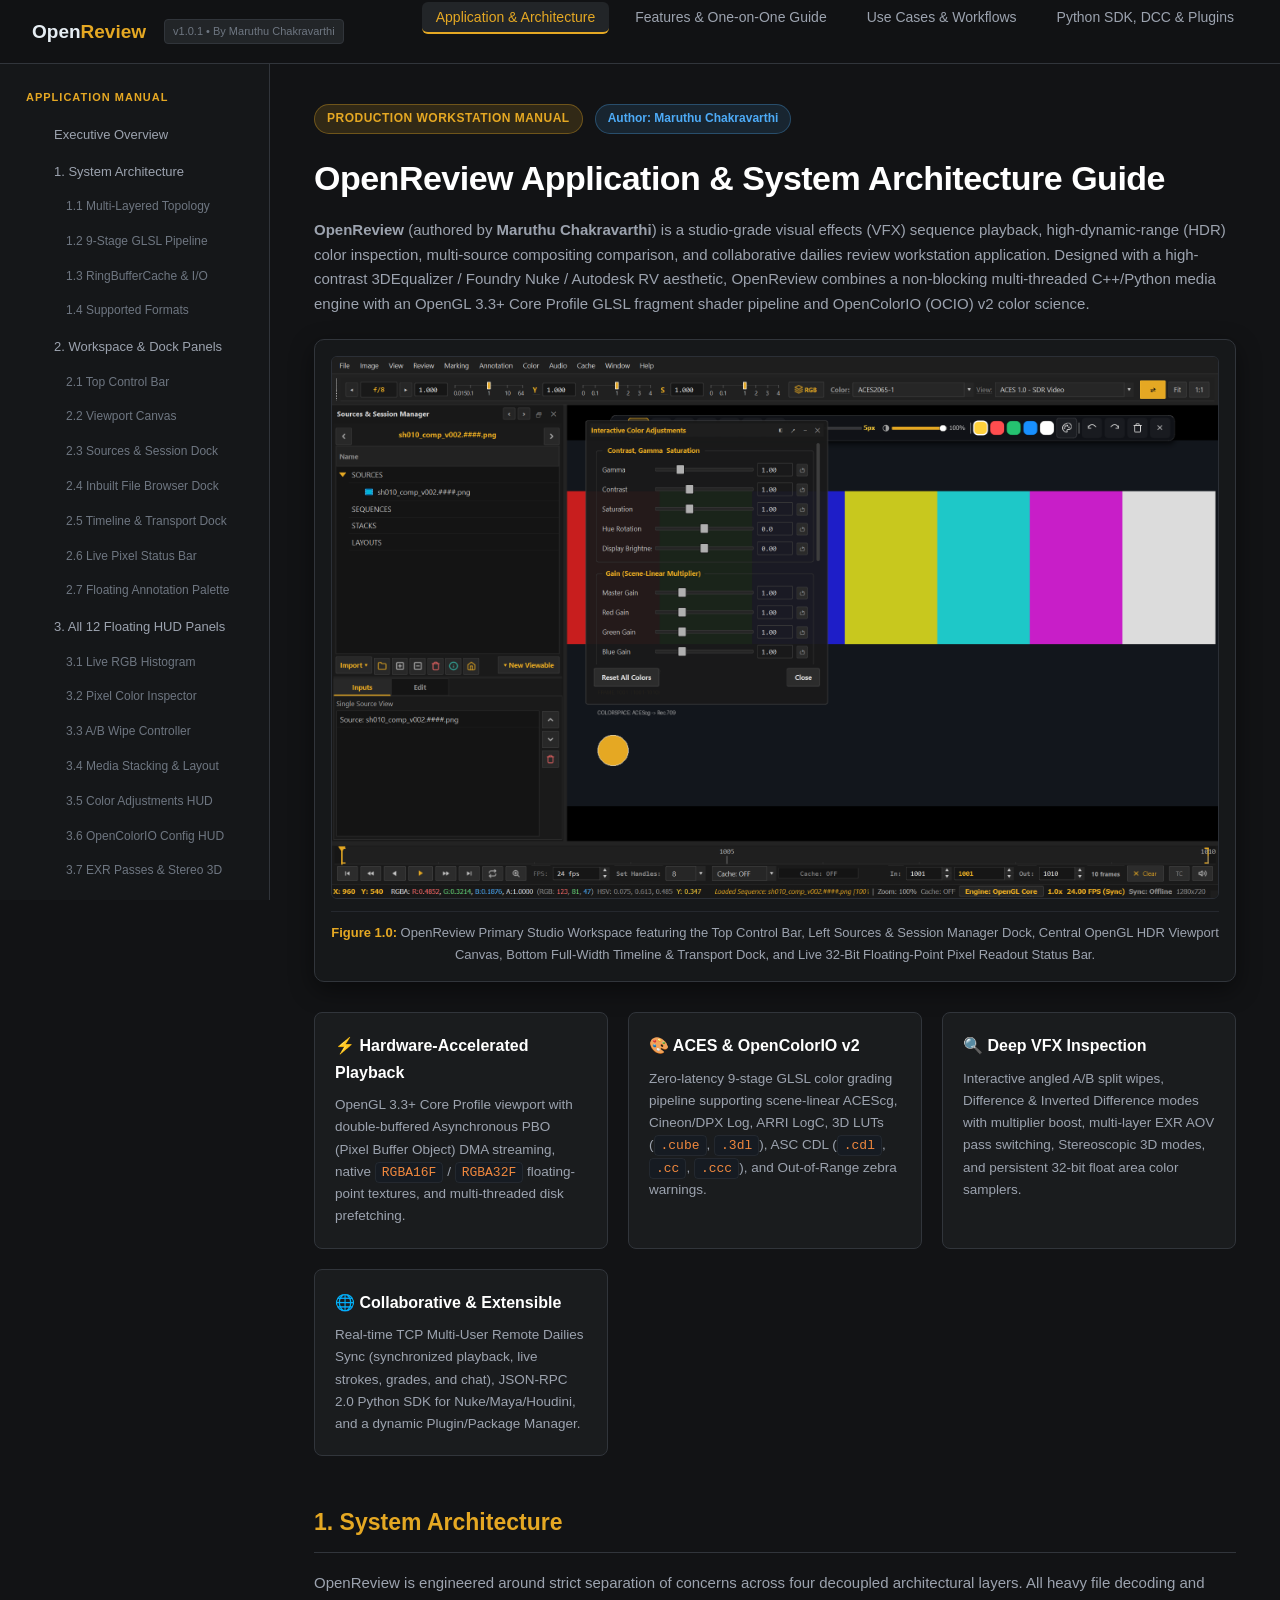
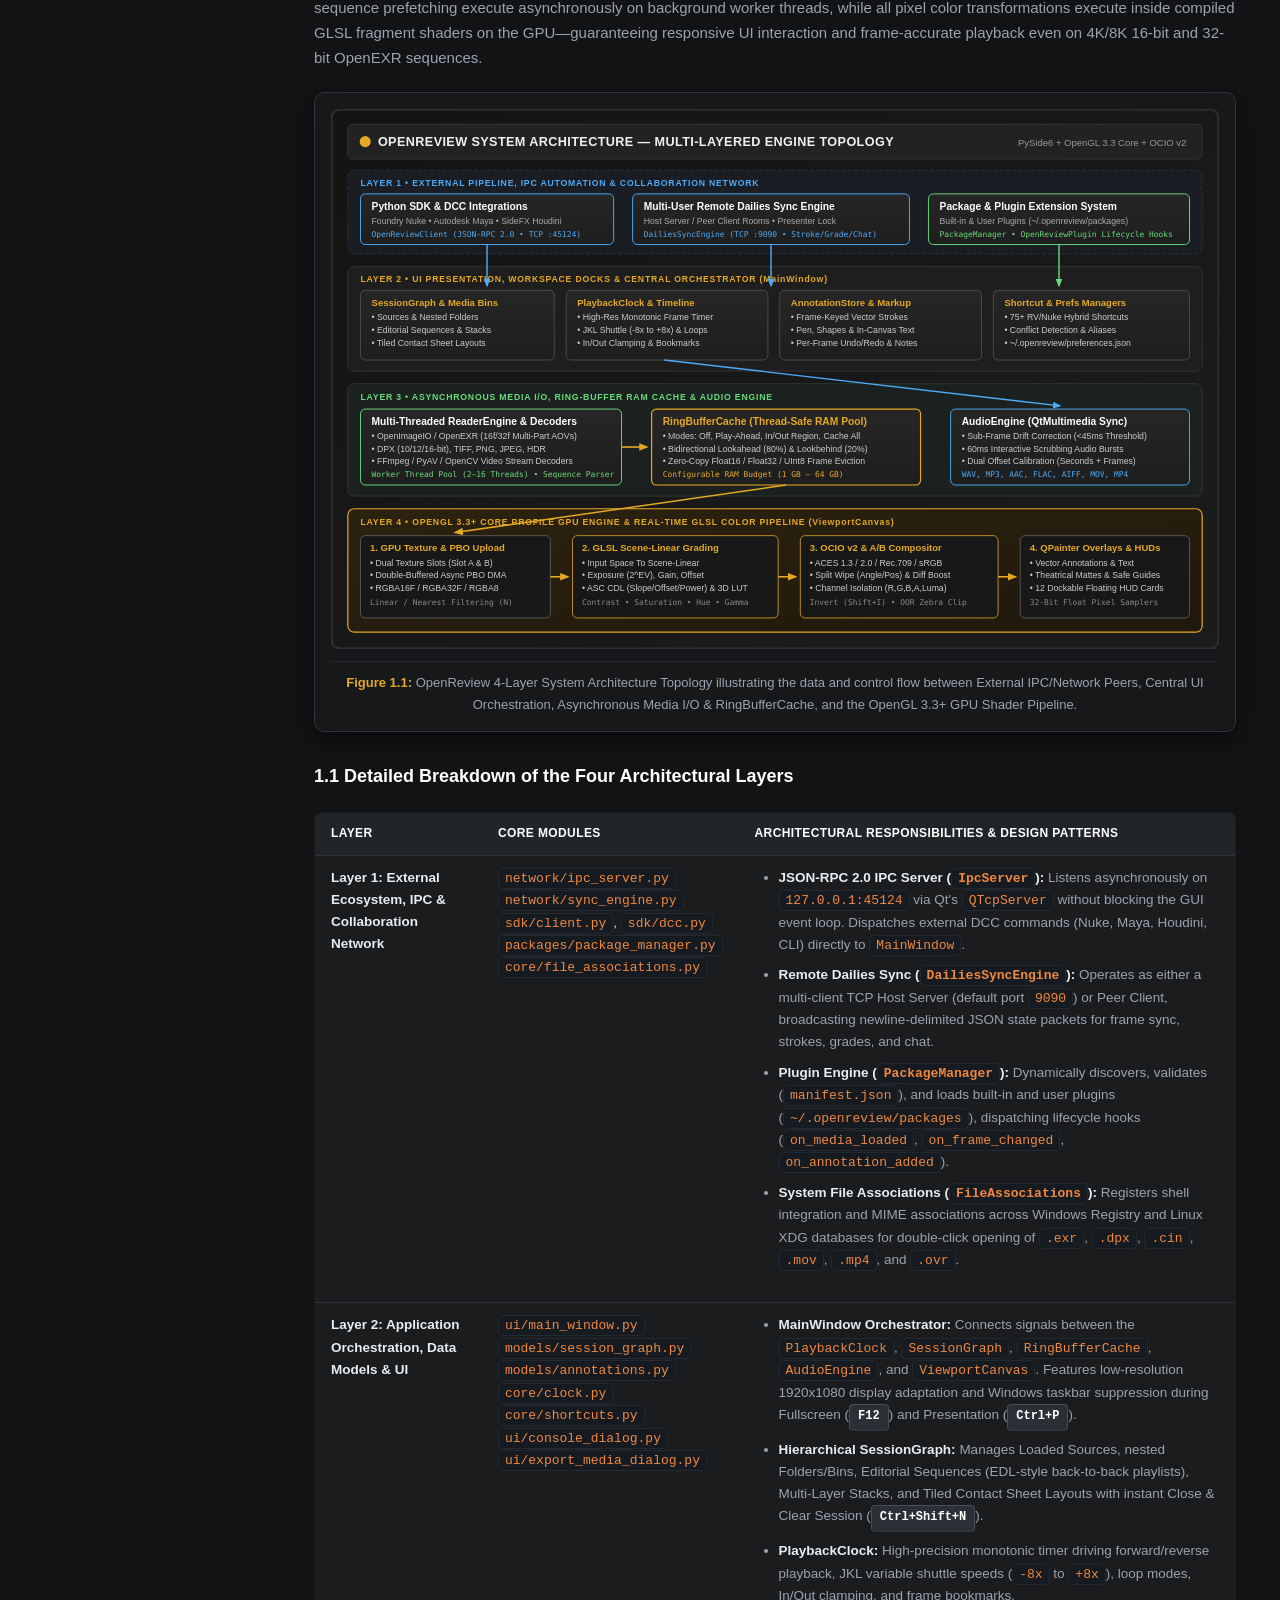
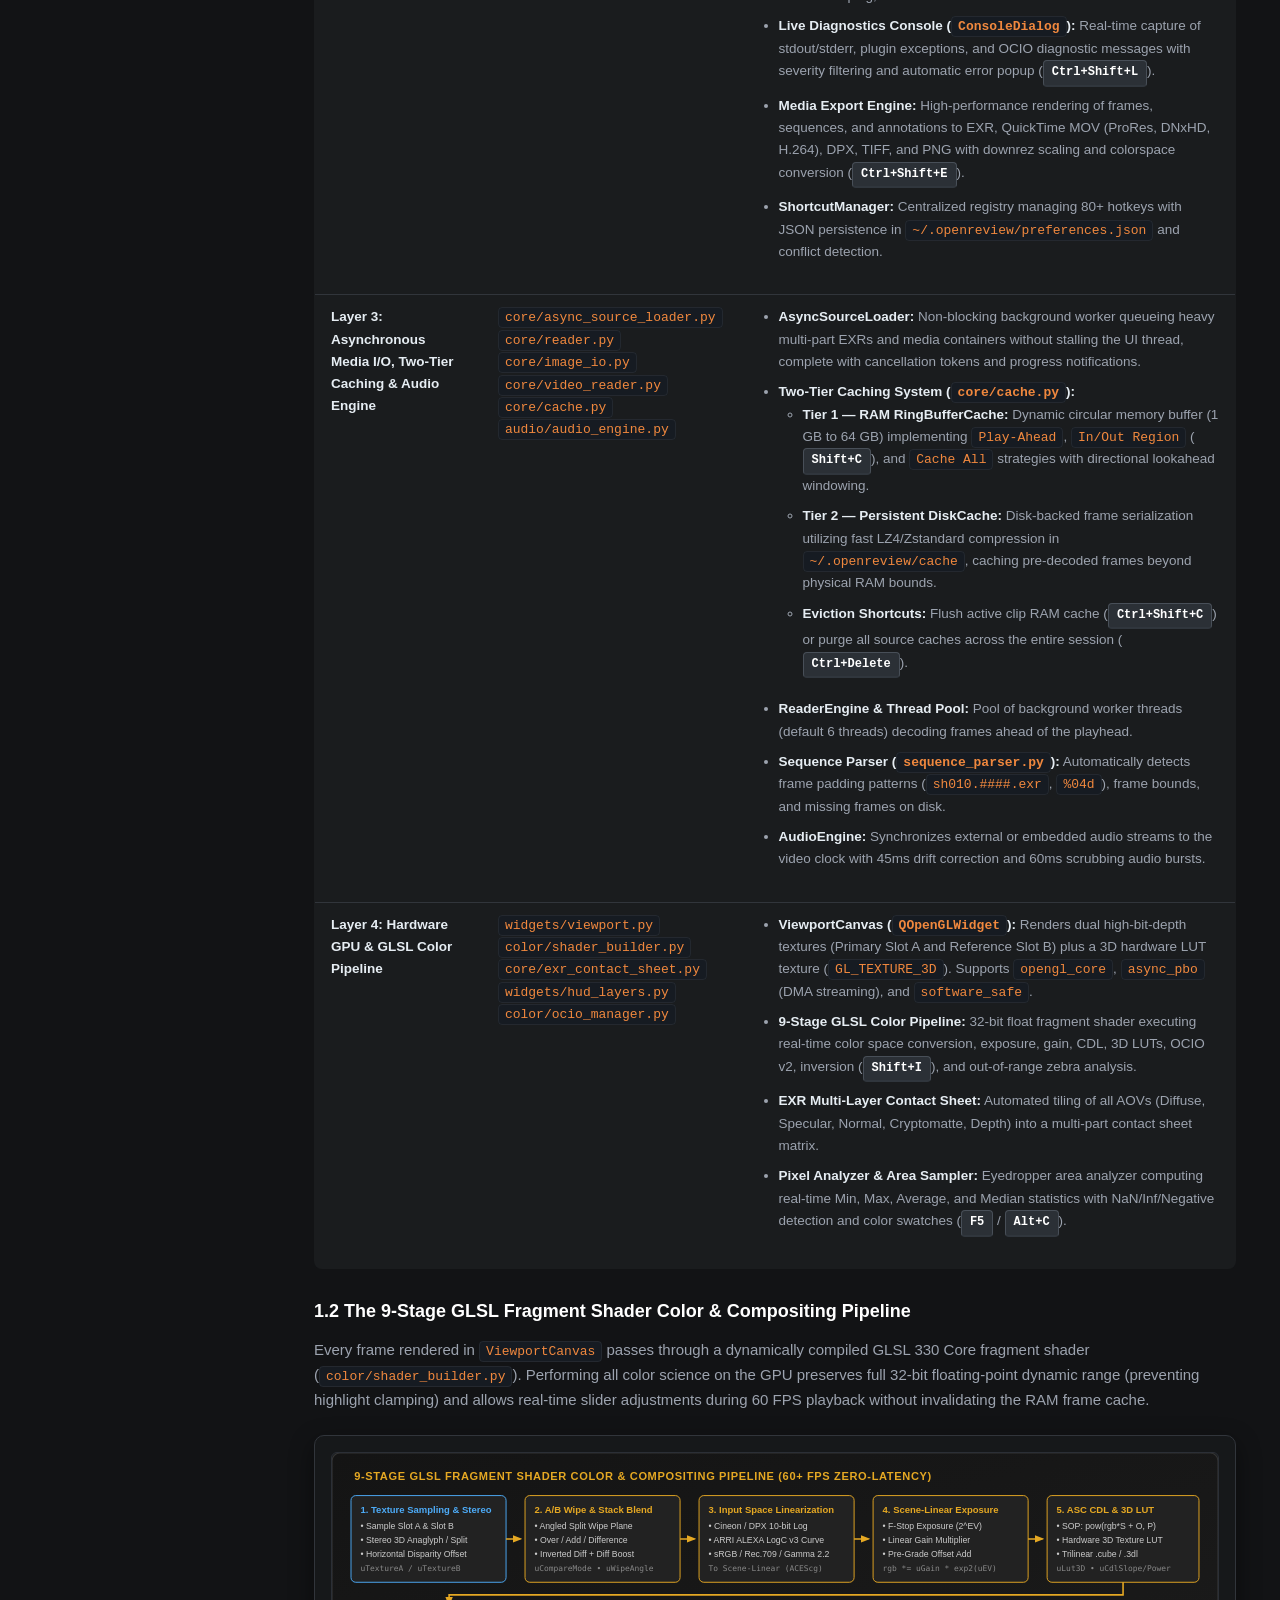
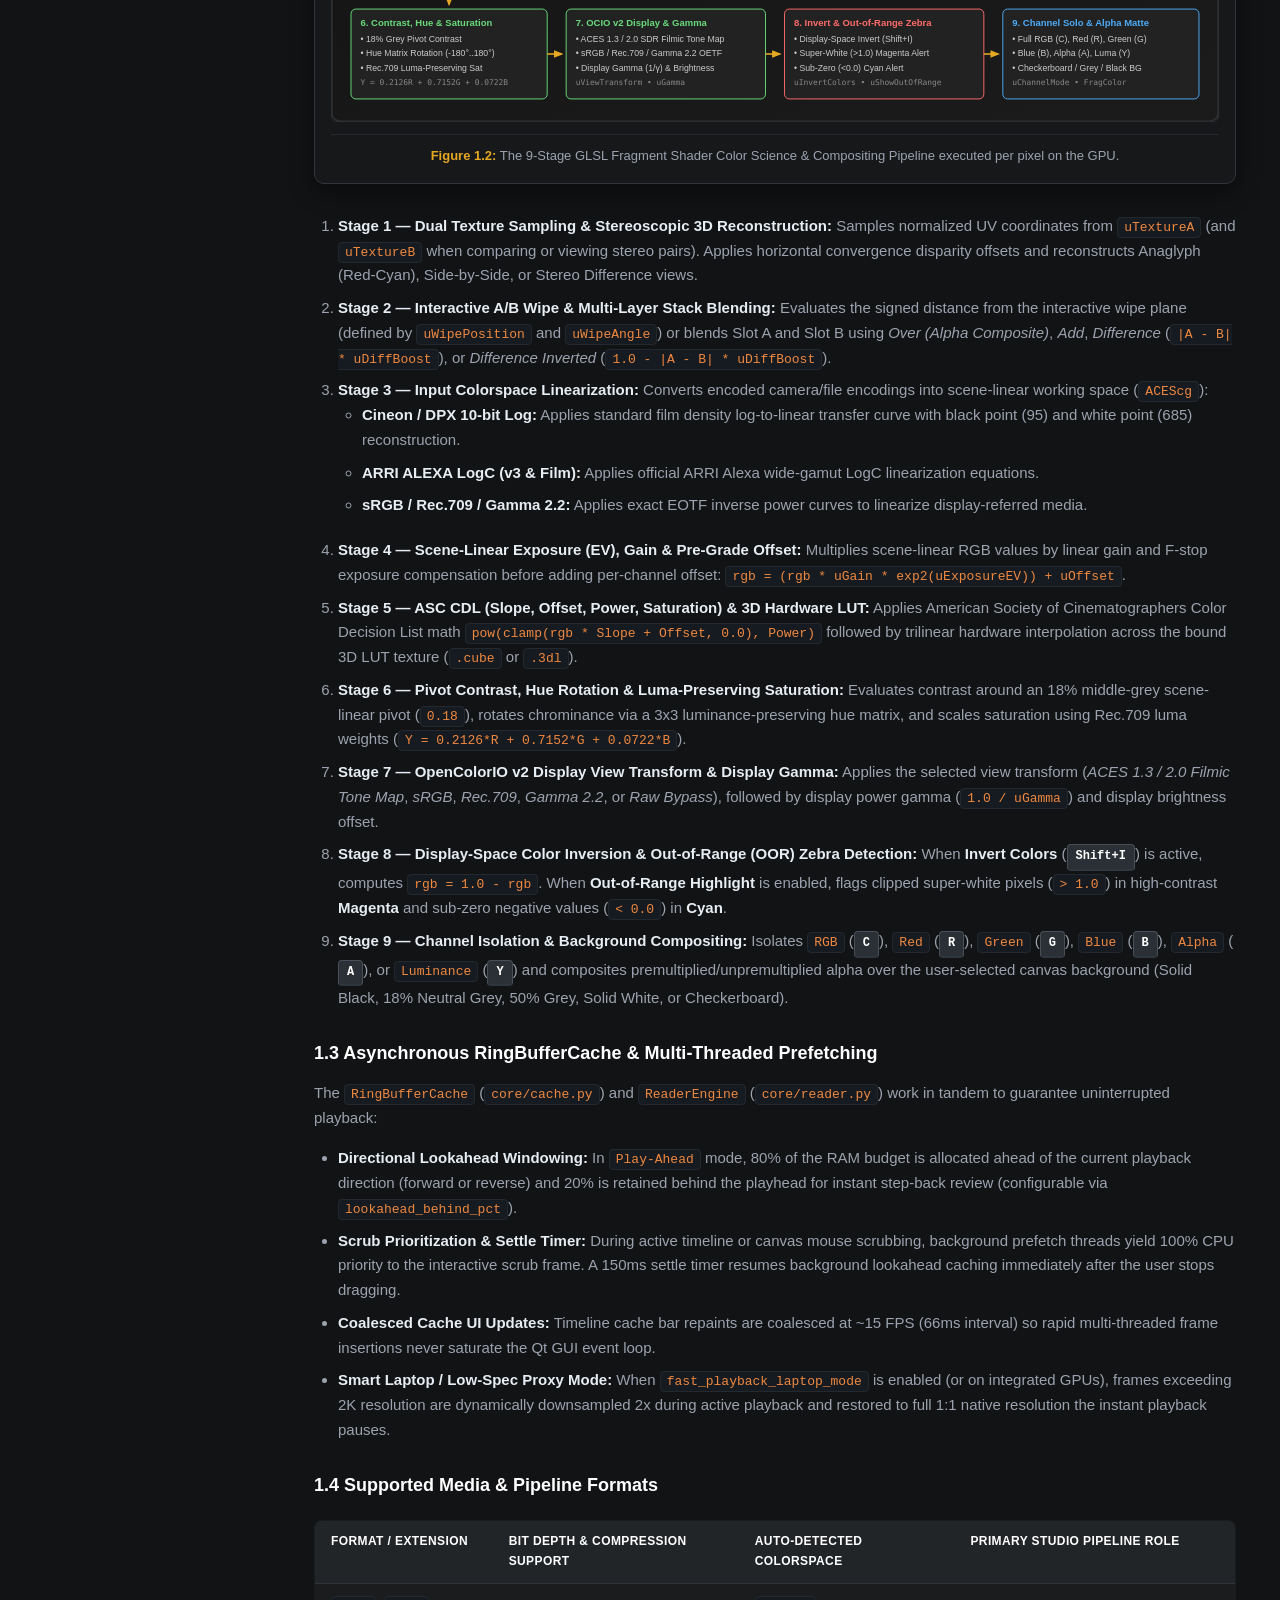
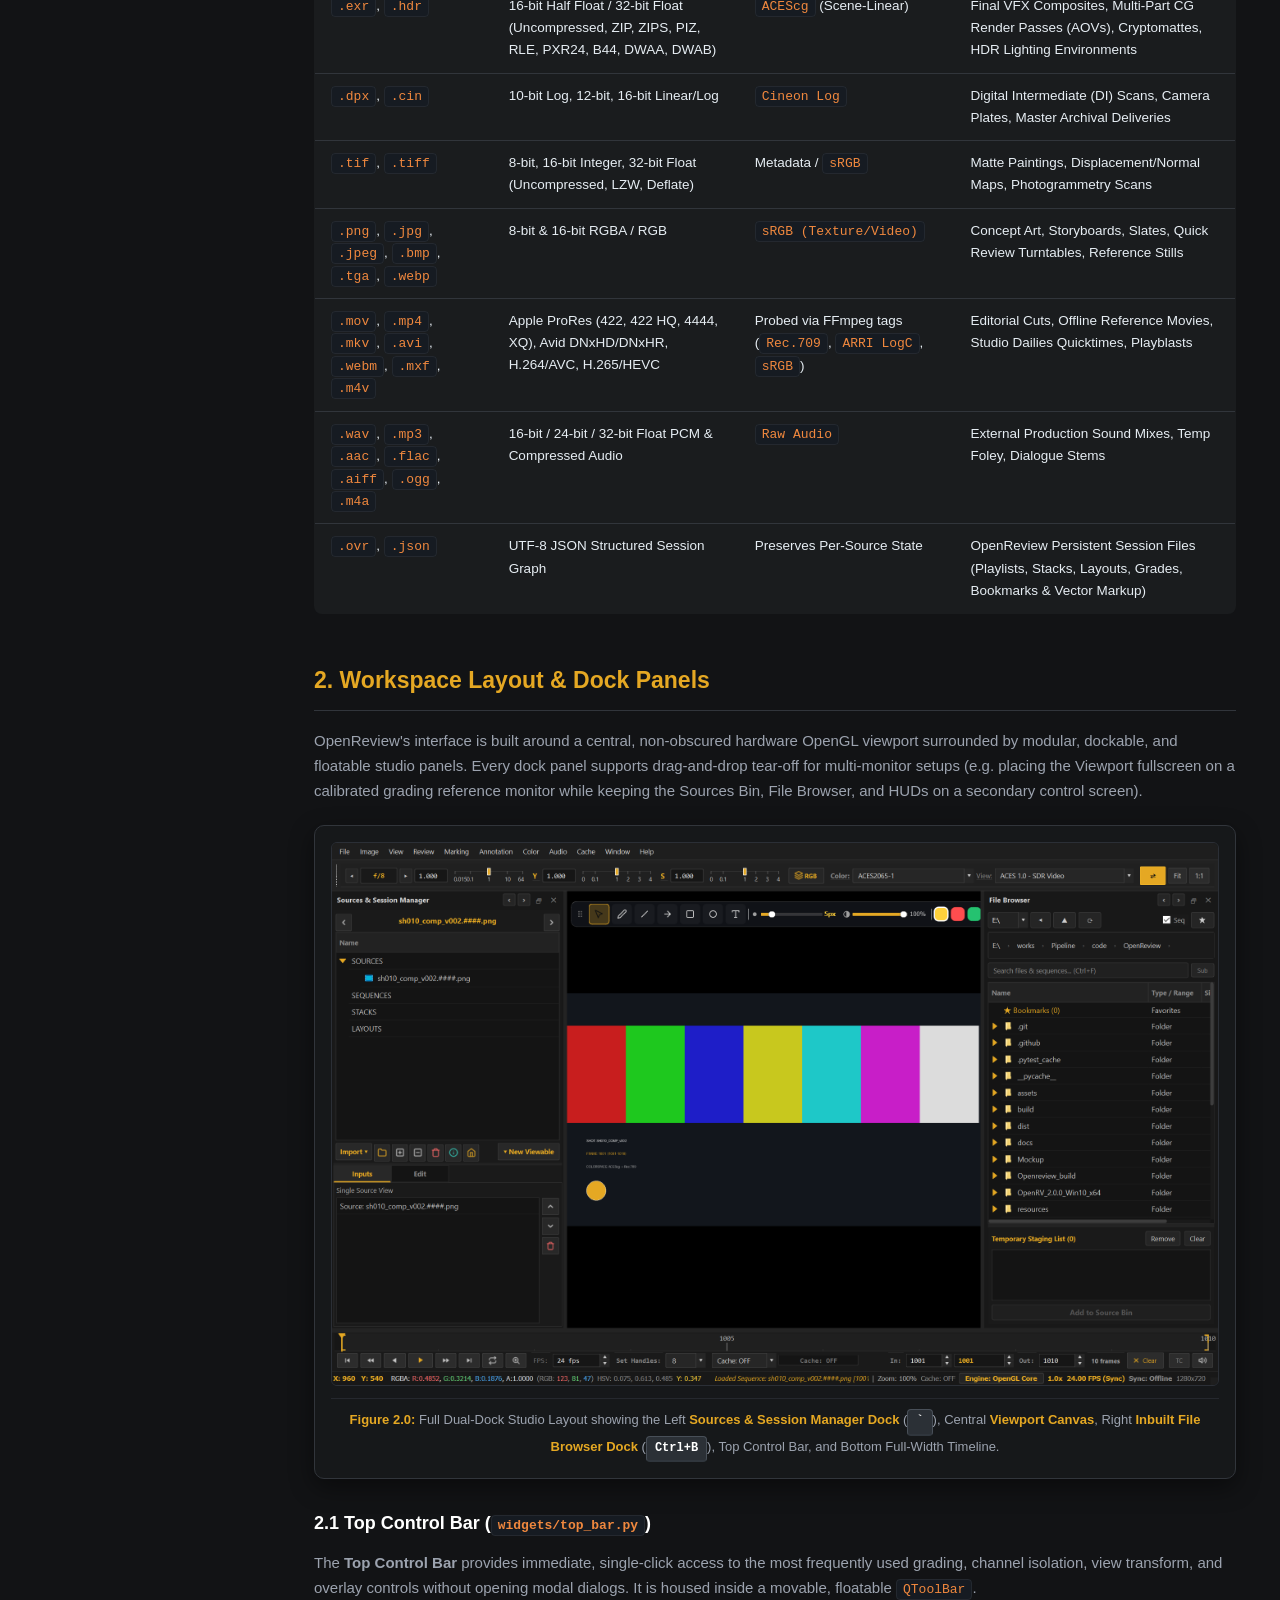
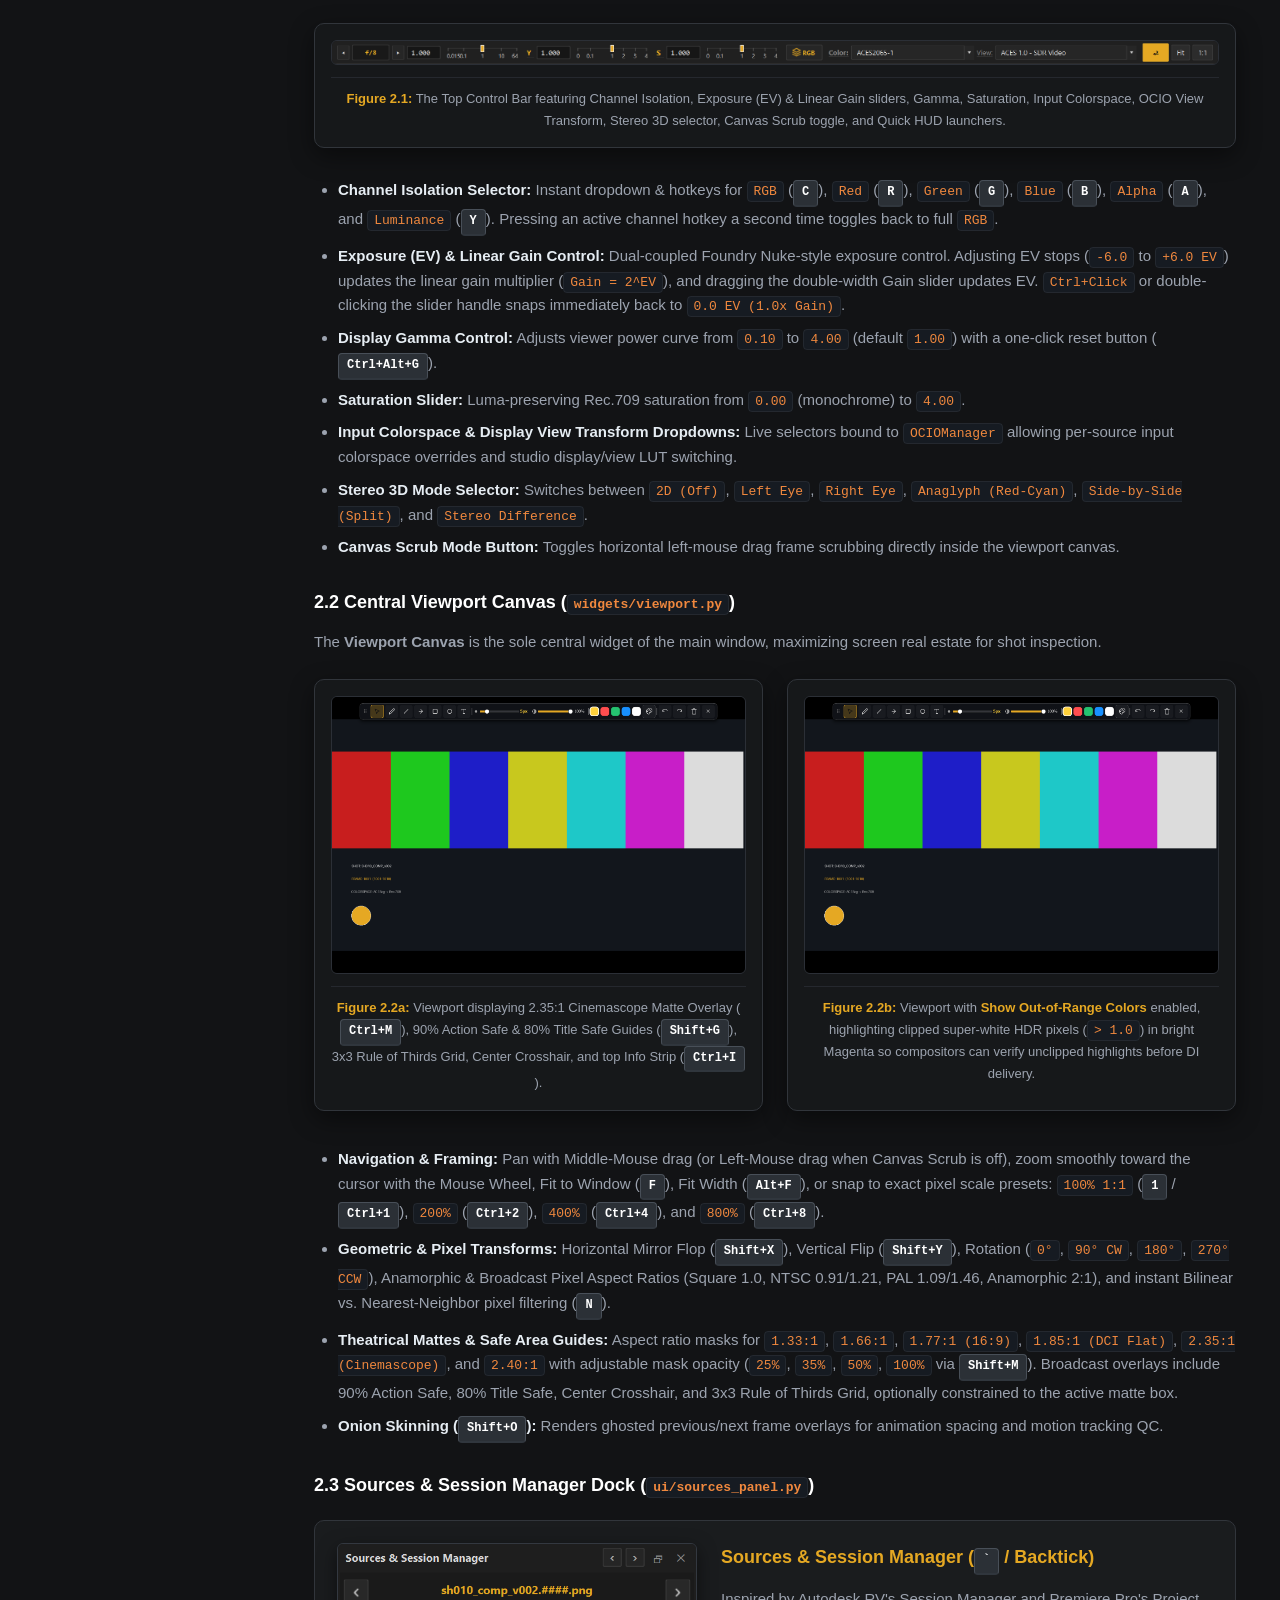
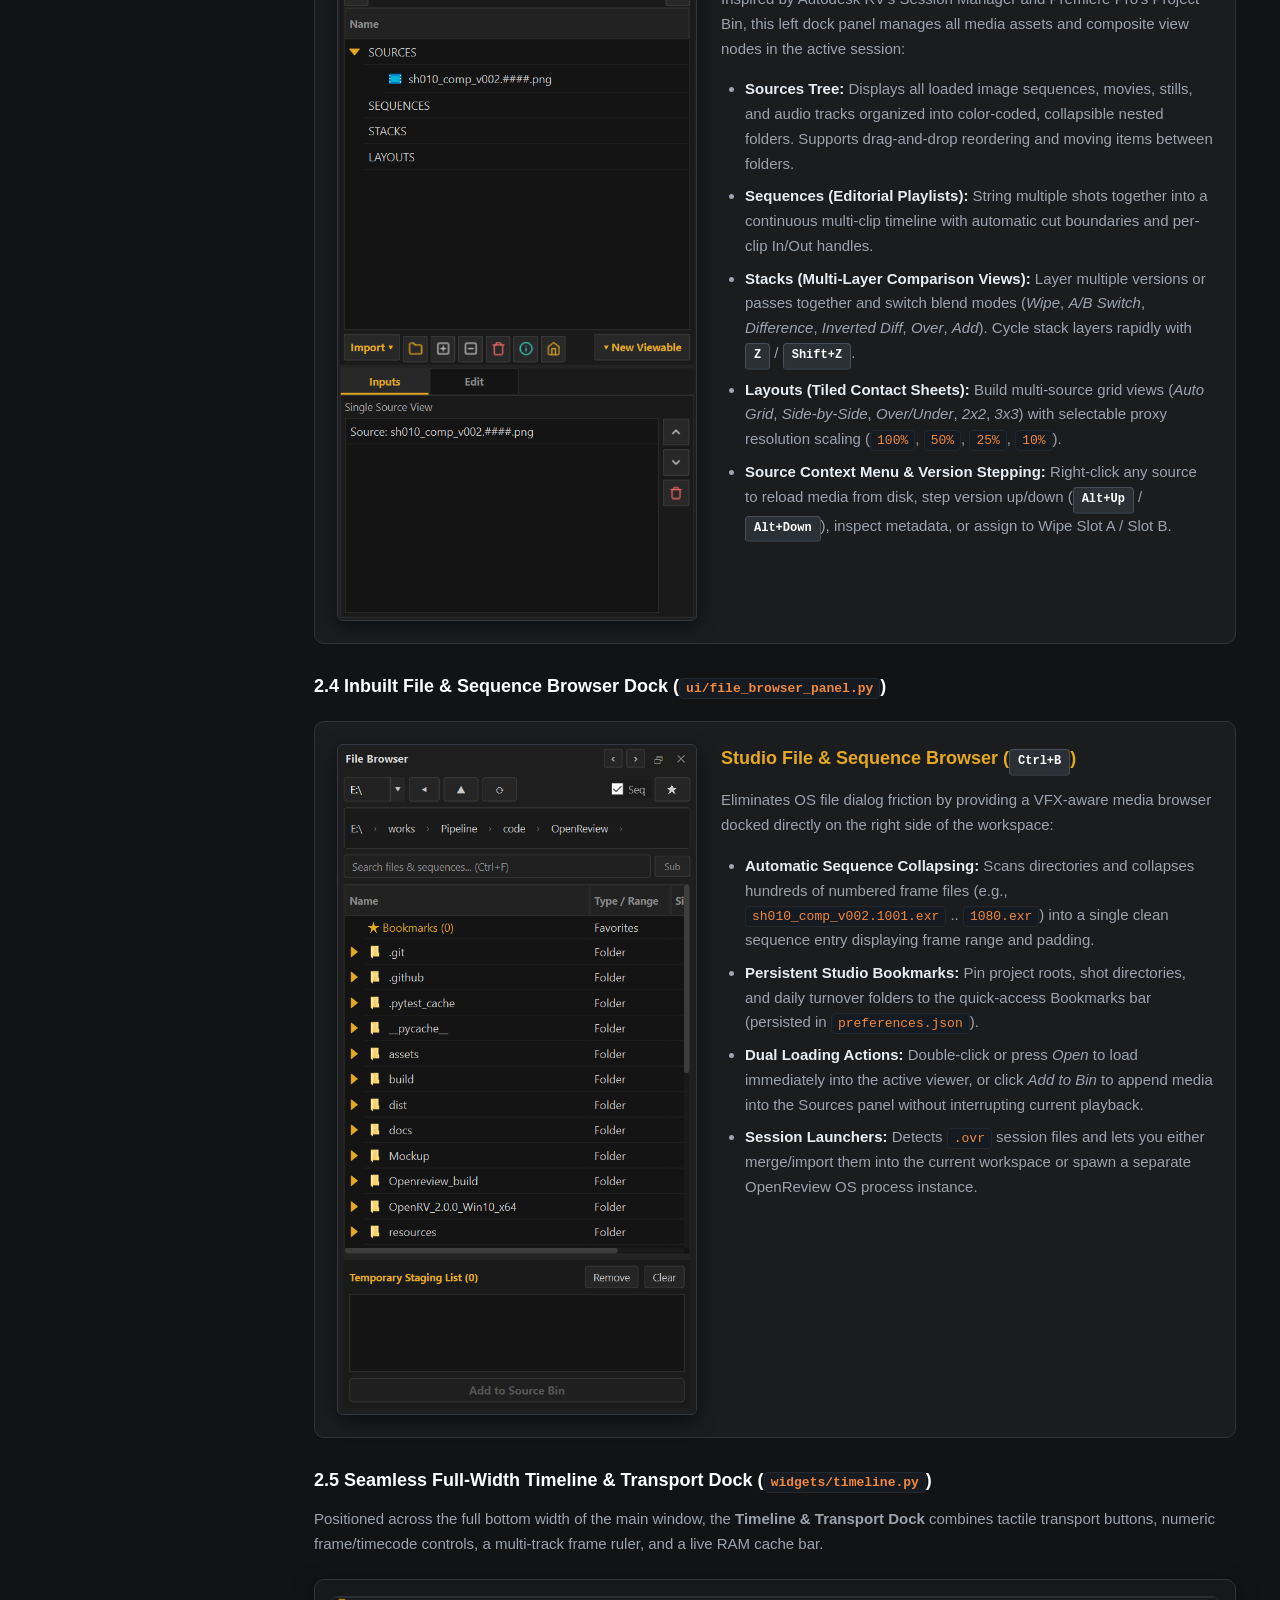
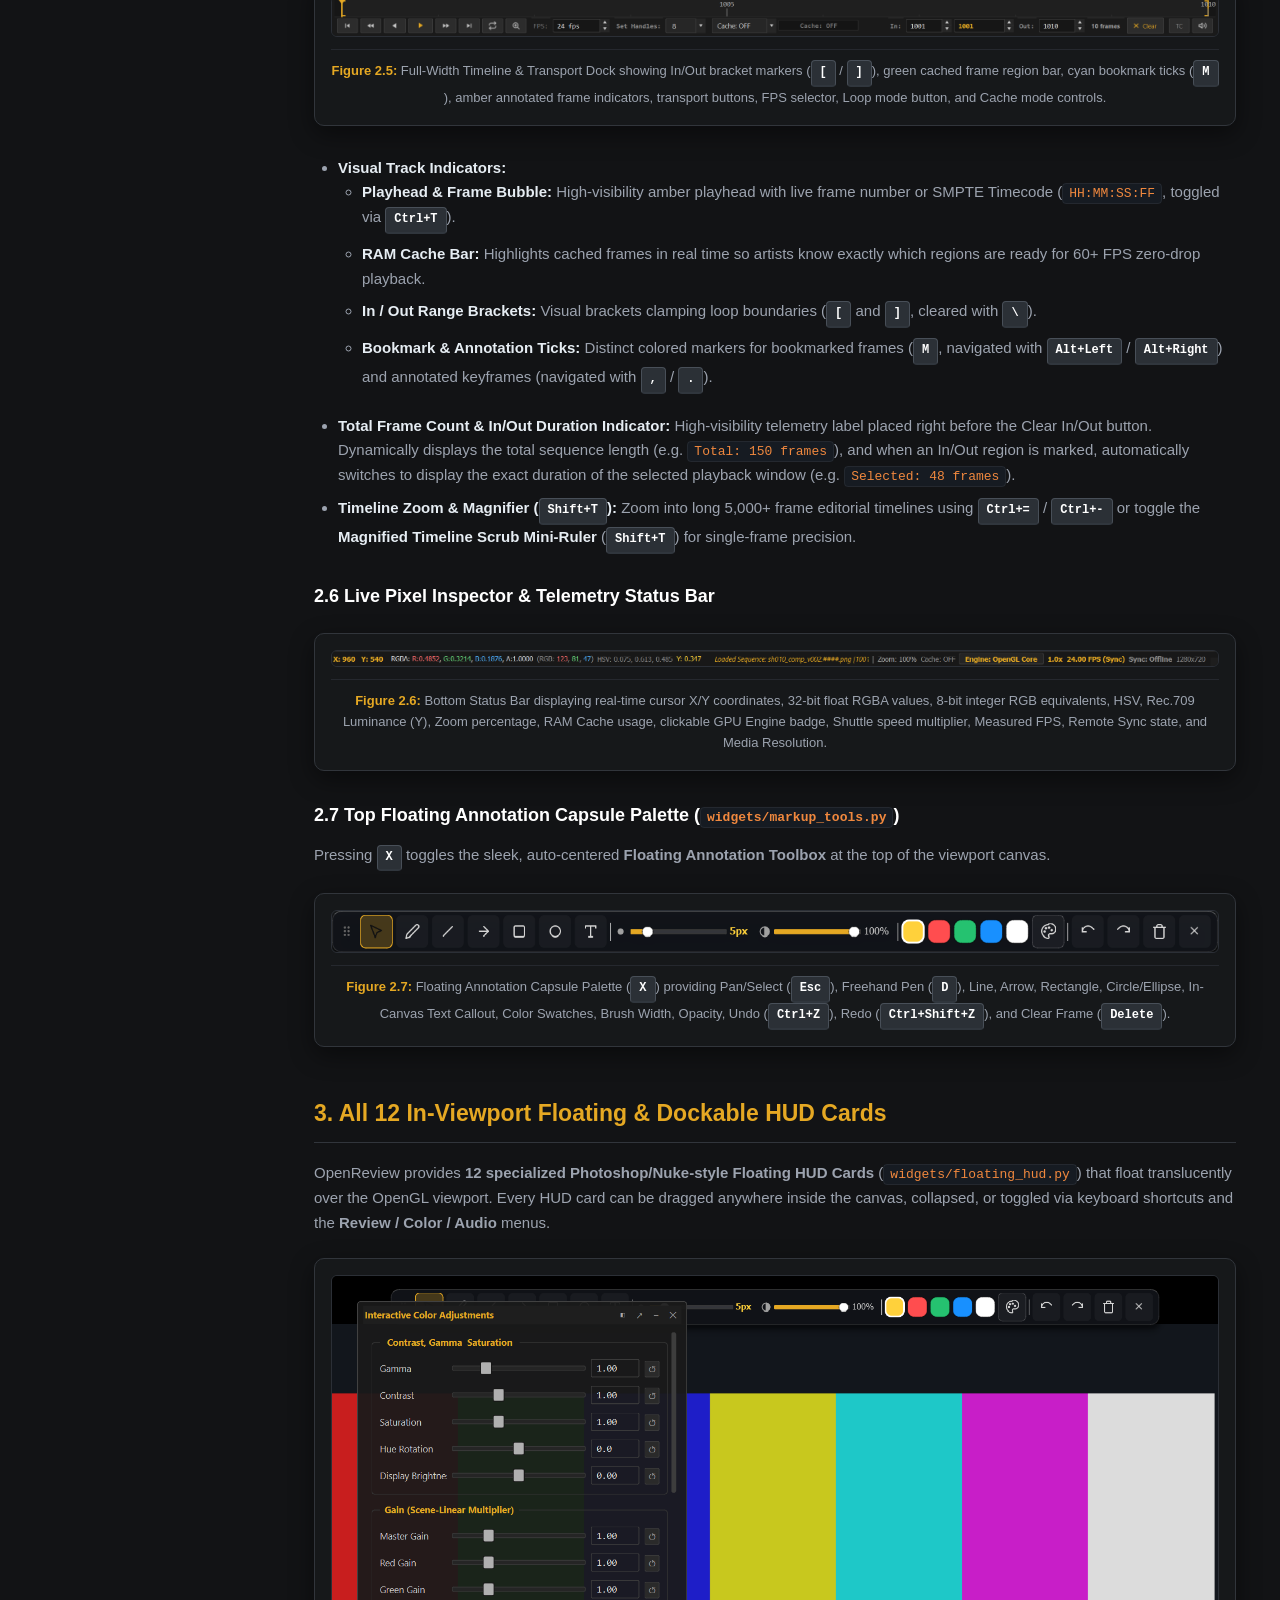
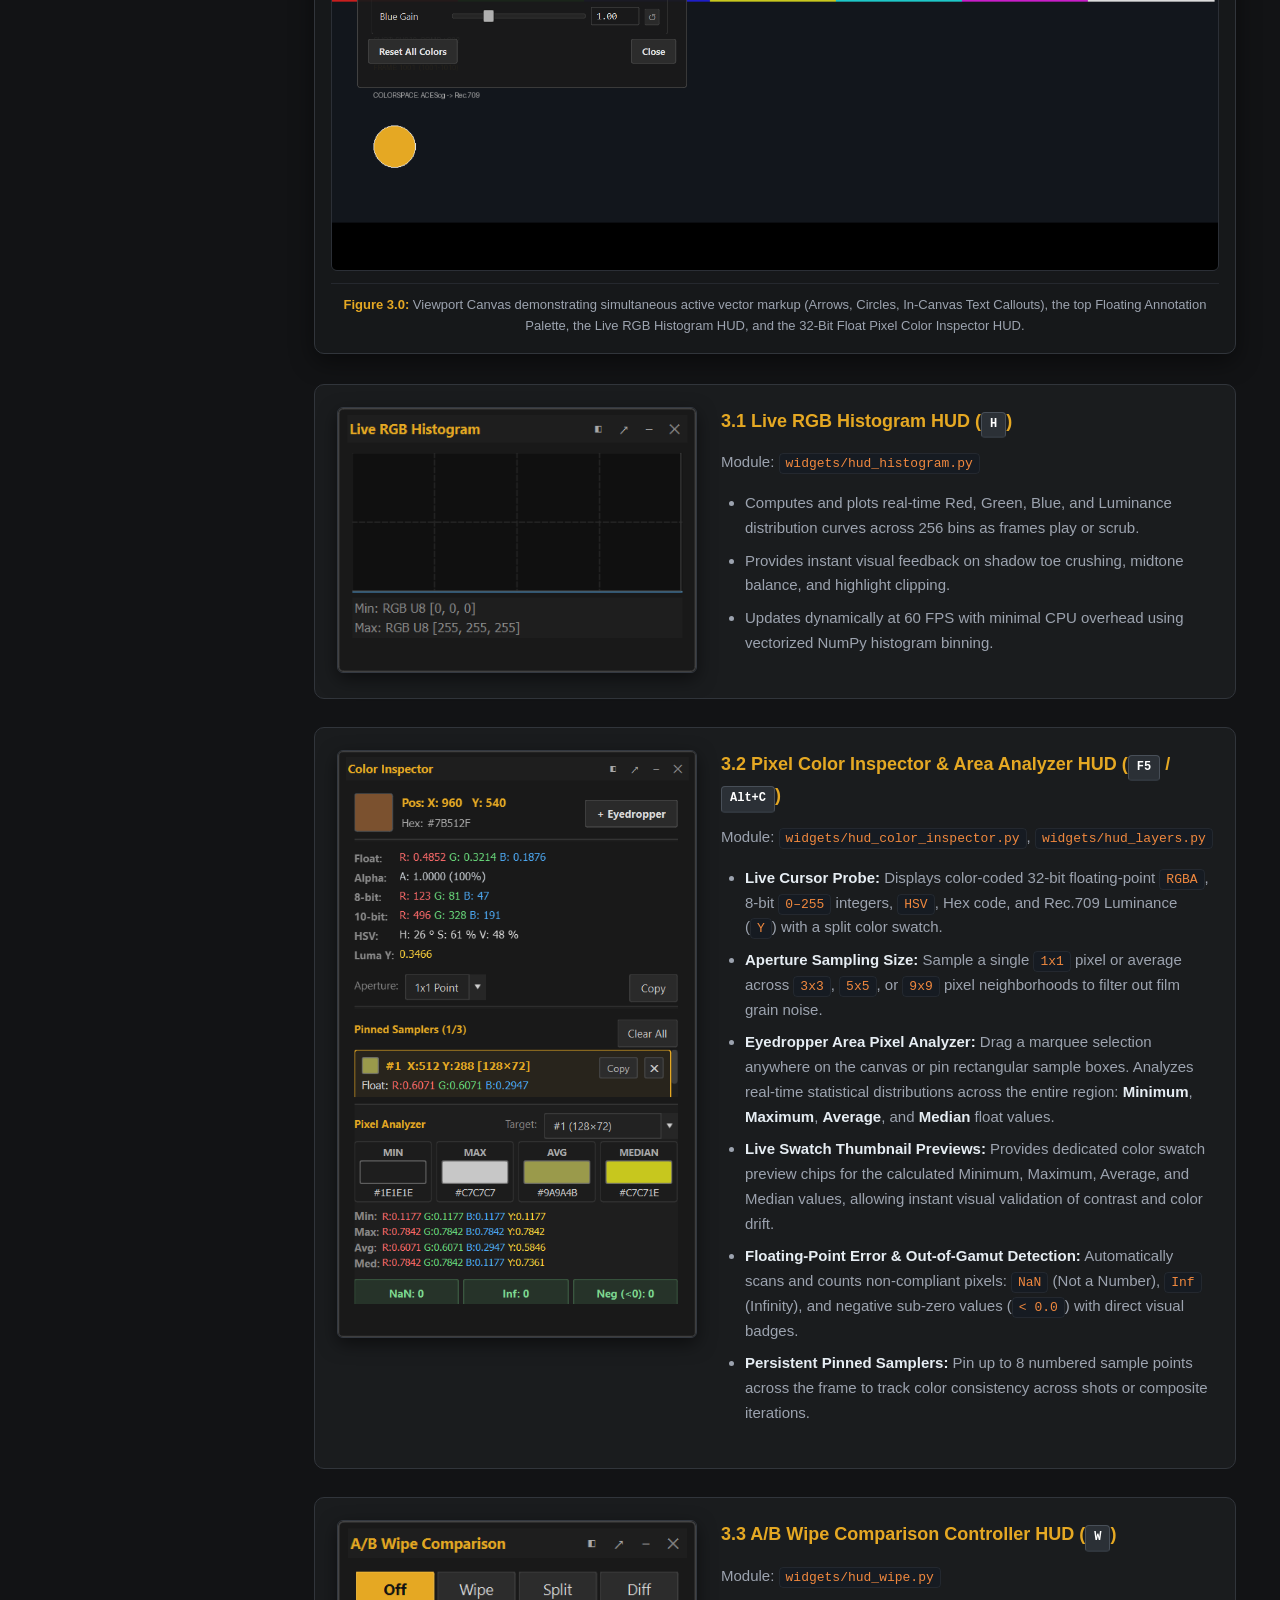
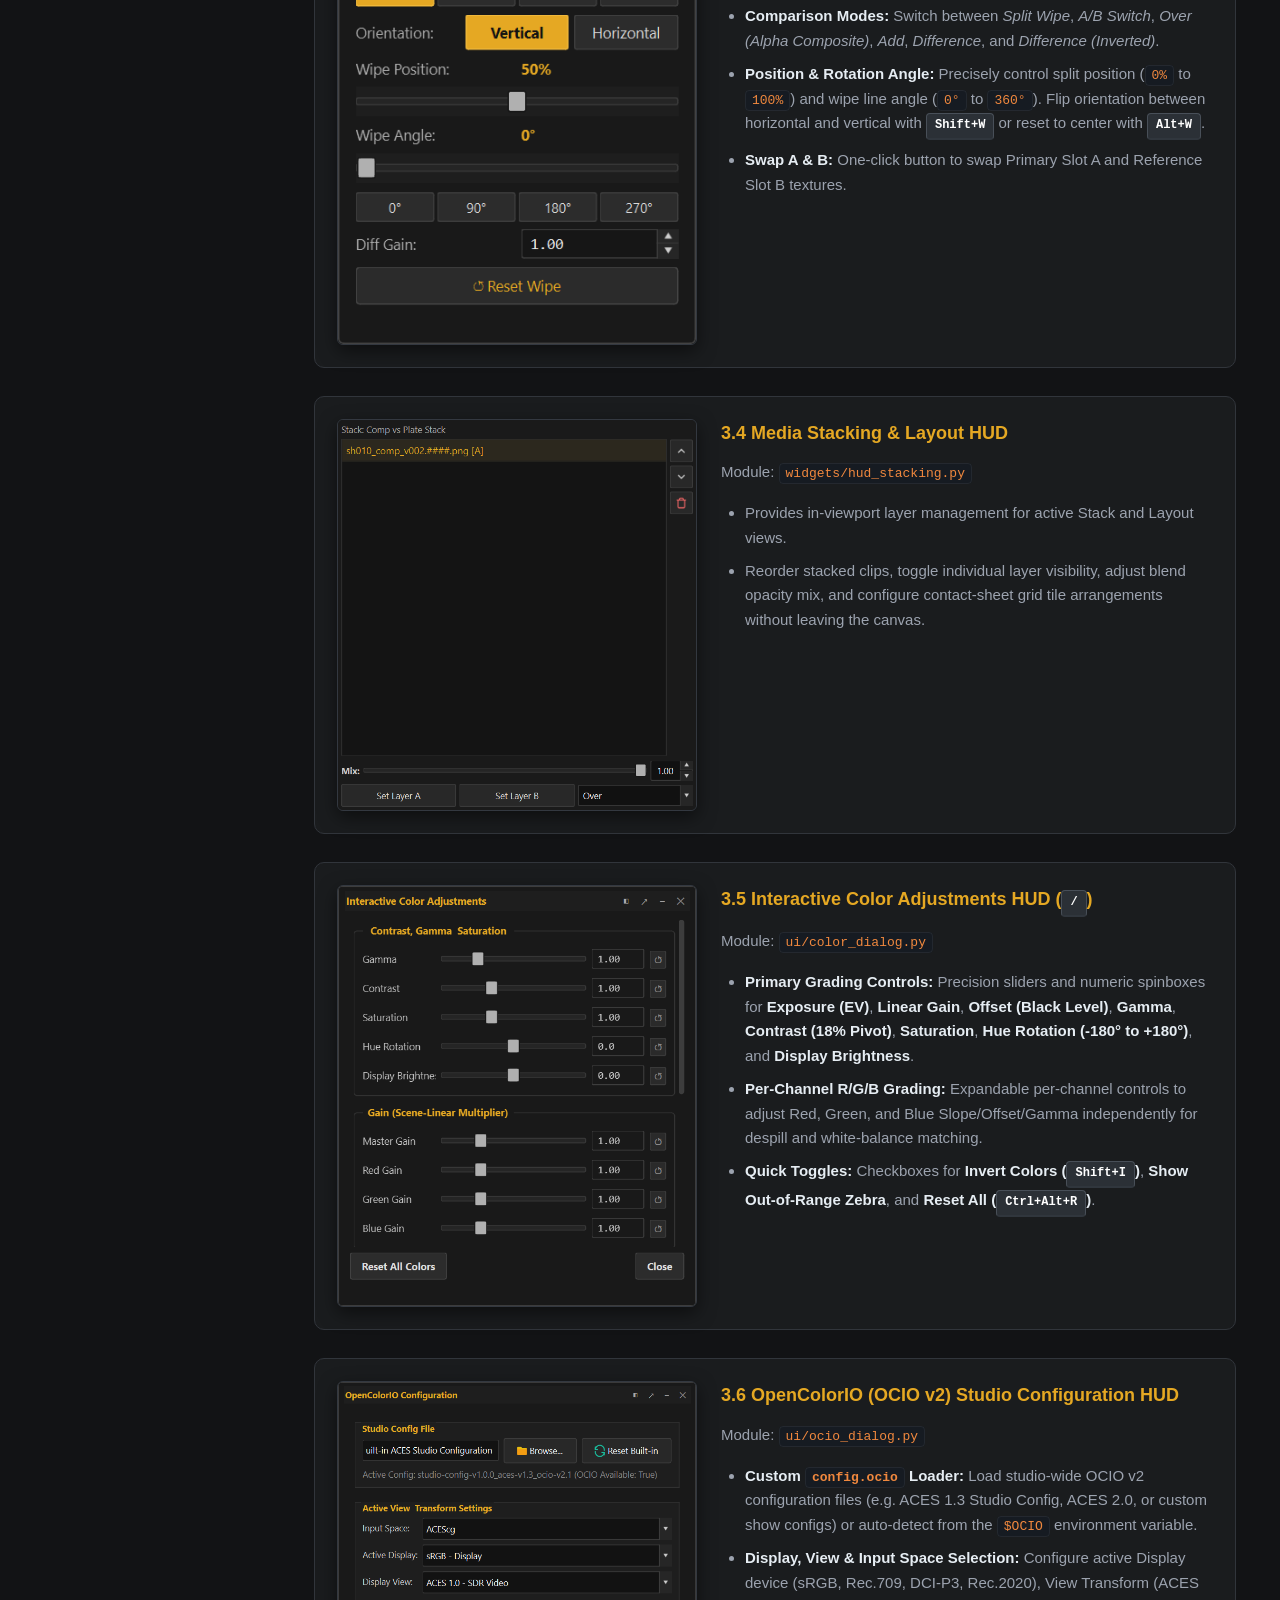
<file: docs/html/index.html>
<!DOCTYPE html>
<html lang="en">
<head>
  <meta charset="UTF-8">
  <meta name="viewport" content="width=device-width, initial-scale=1.0">
  <title>OpenReview - Application Documentation &amp; Architecture Manual</title>
  <link rel="stylesheet" href="docs.css">
</head>
<body>

  <header class="docs-header">
    <a href="index.html" class="brand">
      <span>Open<span class="accent">Review</span></span>
      <span class="brand-meta">v1.0.1 • By Maruthu Chakravarthi</span>
    </a>
    <ul class="nav-links">
      <li><a href="index.html" class="active">Application &amp; Architecture</a></li>
      <li><a href="features.html">Features &amp; One-on-One Guide</a></li>
      <li><a href="use_cases.html">Use Cases &amp; Workflows</a></li>
      <li><a href="sdk.html">Python SDK, DCC &amp; Plugins</a></li>
    </ul>
  </header>

  <div class="page-wrapper">
    <!-- Sticky Sidebar Table of Contents -->
    <aside class="docs-sidebar">
      <div class="sidebar-title">Application Manual</div>
      <ul class="toc-list">
        <li><a href="#overview">Executive Overview</a></li>
        <li><a href="#system-architecture">1. System Architecture</a></li>
        <li><a href="#arch-layers" class="sub-link">1.1 Multi-Layered Topology</a></li>
        <li><a href="#color-pipeline" class="sub-link">1.2 9-Stage GLSL Pipeline</a></li>
        <li><a href="#caching-engine" class="sub-link">1.3 RingBufferCache &amp; I/O</a></li>
        <li><a href="#supported-formats" class="sub-link">1.4 Supported Formats</a></li>
        <li><a href="#workspace-layout">2. Workspace &amp; Dock Panels</a></li>
        <li><a href="#item-top-bar" class="sub-link">2.1 Top Control Bar</a></li>
        <li><a href="#item-viewport" class="sub-link">2.2 Viewport Canvas</a></li>
        <li><a href="#item-sources-dock" class="sub-link">2.3 Sources &amp; Session Dock</a></li>
        <li><a href="#item-file-browser" class="sub-link">2.4 Inbuilt File Browser Dock</a></li>
        <li><a href="#item-timeline" class="sub-link">2.5 Timeline &amp; Transport Dock</a></li>
        <li><a href="#item-status-bar" class="sub-link">2.6 Live Pixel Status Bar</a></li>
        <li><a href="#item-markup-palette" class="sub-link">2.7 Floating Annotation Palette</a></li>
        <li><a href="#floating-huds">3. All 12 Floating HUD Panels</a></li>
        <li><a href="#hud-histogram" class="sub-link">3.1 Live RGB Histogram</a></li>
        <li><a href="#hud-inspector" class="sub-link">3.2 Pixel Color Inspector</a></li>
        <li><a href="#hud-wipe" class="sub-link">3.3 A/B Wipe Controller</a></li>
        <li><a href="#hud-stacking" class="sub-link">3.4 Media Stacking &amp; Layout</a></li>
        <li><a href="#hud-color-adj" class="sub-link">3.5 Color Adjustments HUD</a></li>
        <li><a href="#hud-ocio" class="sub-link">3.6 OpenColorIO Config HUD</a></li>
        <li><a href="#hud-exr-stereo" class="sub-link">3.7 EXR Passes &amp; Stereo 3D</a></li>
        <li><a href="#hud-annot-mgr" class="sub-link">3.8 Annotation Manager HUD</a></li>
        <li><a href="#hud-source-details" class="sub-link">3.9 Source Media Details HUD</a></li>
        <li><a href="#hud-comp-qc" class="sub-link">3.10 xtra QC Utils Suite (Comp QC)</a></li>
        <li><a href="#dialogs-windows">4. Studio Dialogs &amp; Diagnostics</a></li>
        <li><a href="#audio-system">5. Audio System &amp; Sync</a></li>
        <li><a href="#dailies-sync">6. Multi-User Remote Dailies Sync</a></li>
        <li><a href="#preferences-storage">7. Preferences &amp; Storage Schema</a></li>
      </ul>
    </aside>

    <!-- Main Documentation Body -->
    <main class="docs-container">
      <div class="hero-header-row" id="overview">
        <span class="hero-badge">Production Workstation Manual</span>
        <span class="author-badge">Author: Maruthu Chakravarthi</span>
      </div>
      <h1>OpenReview Application &amp; System Architecture Guide</h1>
      <p>
        <strong>OpenReview</strong> (authored by <strong>Maruthu Chakravarthi</strong>) is a studio-grade visual effects (VFX) sequence playback, high-dynamic-range (HDR) color inspection, multi-source compositing comparison, and collaborative dailies review workstation application. Designed with a high-contrast 3DEqualizer / Foundry Nuke / Autodesk RV aesthetic, OpenReview combines a non-blocking multi-threaded C++/Python media engine with an OpenGL 3.3+ Core Profile GLSL fragment shader pipeline and OpenColorIO (OCIO) v2 color science.
      </p>

      <figure class="doc-figure">
        <img src="assets/screenshots/workspace_overview.png" alt="OpenReview Main Workspace Overview">
        <figcaption><strong>Figure 1.0:</strong> OpenReview Primary Studio Workspace featuring the Top Control Bar, Left Sources &amp; Session Manager Dock, Central OpenGL HDR Viewport Canvas, Bottom Full-Width Timeline &amp; Transport Dock, and Live 32-Bit Floating-Point Pixel Readout Status Bar.</figcaption>
      </figure>

      <div class="card-grid">
        <div class="card">
          <h4>⚡ Hardware-Accelerated Playback</h4>
          <p>OpenGL 3.3+ Core Profile viewport with double-buffered Asynchronous PBO (Pixel Buffer Object) DMA streaming, native <code>RGBA16F</code> / <code>RGBA32F</code> floating-point textures, and multi-threaded disk prefetching.</p>
        </div>
        <div class="card">
          <h4>🎨 ACES &amp; OpenColorIO v2</h4>
          <p>Zero-latency 9-stage GLSL color grading pipeline supporting scene-linear ACEScg, Cineon/DPX Log, ARRI LogC, 3D LUTs (<code>.cube</code>, <code>.3dl</code>), ASC CDL (<code>.cdl</code>, <code>.cc</code>, <code>.ccc</code>), and Out-of-Range zebra warnings.</p>
        </div>
        <div class="card">
          <h4>🔍 Deep VFX Inspection</h4>
          <p>Interactive angled A/B split wipes, Difference &amp; Inverted Difference modes with multiplier boost, multi-layer EXR AOV pass switching, Stereoscopic 3D modes, and persistent 32-bit float area color samplers.</p>
        </div>
        <div class="card">
          <h4>🌐 Collaborative &amp; Extensible</h4>
          <p>Real-time TCP Multi-User Remote Dailies Sync (synchronized playback, live strokes, grades, and chat), JSON-RPC 2.0 Python SDK for Nuke/Maya/Houdini, and a dynamic Plugin/Package Manager.</p>
        </div>
      </div>

      <!-- ================================================================== -->
      <!-- SECTION 1: SYSTEM ARCHITECTURE -->
      <!-- ================================================================== -->
      <h2 id="system-architecture">1. System Architecture</h2>
      <p>
        OpenReview is engineered around strict separation of concerns across four decoupled architectural layers. All heavy file decoding and sequence prefetching execute asynchronously on background worker threads, while all pixel color transformations execute inside compiled GLSL fragment shaders on the GPU—guaranteeing responsive UI interaction and frame-accurate playback even on 4K/8K 16-bit and 32-bit OpenEXR sequences.
      </p>

      <figure class="doc-figure" id="arch-layers">
        <img src="assets/diagrams/system_architecture.svg" alt="OpenReview Multi-Layered System Architecture Diagram">
        <figcaption><strong>Figure 1.1:</strong> OpenReview 4-Layer System Architecture Topology illustrating the data and control flow between External IPC/Network Peers, Central UI Orchestration, Asynchronous Media I/O &amp; RingBufferCache, and the OpenGL 3.3+ GPU Shader Pipeline.</figcaption>
      </figure>

      <h3>1.1 Detailed Breakdown of the Four Architectural Layers</h3>
      <table>
        <thead>
          <tr>
            <th>Layer</th>
            <th>Core Modules</th>
            <th>Architectural Responsibilities &amp; Design Patterns</th>
          </tr>
        </thead>
        <tbody>
          <tr>
            <td><strong>Layer 1: External Ecosystem, IPC &amp; Collaboration Network</strong></td>
            <td>
              <code>network/ipc_server.py</code><br>
              <code>network/sync_engine.py</code><br>
              <code>sdk/client.py</code>, <code>sdk/dcc.py</code><br>
              <code>packages/package_manager.py</code><br>
              <code>core/file_associations.py</code>
            </td>
            <td>
              <ul>
                <li><strong>JSON-RPC 2.0 IPC Server (<code>IpcServer</code>):</strong> Listens asynchronously on <code>127.0.0.1:45124</code> via Qt's <code>QTcpServer</code> without blocking the GUI event loop. Dispatches external DCC commands (Nuke, Maya, Houdini, CLI) directly to <code>MainWindow</code>.</li>
                <li><strong>Remote Dailies Sync (<code>DailiesSyncEngine</code>):</strong> Operates as either a multi-client TCP Host Server (default port <code>9090</code>) or Peer Client, broadcasting newline-delimited JSON state packets for frame sync, strokes, grades, and chat.</li>
                <li><strong>Plugin Engine (<code>PackageManager</code>):</strong> Dynamically discovers, validates (<code>manifest.json</code>), and loads built-in and user plugins (<code>~/.openreview/packages</code>), dispatching lifecycle hooks (<code>on_media_loaded</code>, <code>on_frame_changed</code>, <code>on_annotation_added</code>).</li>
                <li><strong>System File Associations (<code>FileAssociations</code>):</strong> Registers shell integration and MIME associations across Windows Registry and Linux XDG databases for double-click opening of <code>.exr</code>, <code>.dpx</code>, <code>.cin</code>, <code>.mov</code>, <code>.mp4</code>, and <code>.ovr</code>.</li>
              </ul>
            </td>
          </tr>
          <tr>
            <td><strong>Layer 2: Application Orchestration, Data Models &amp; UI</strong></td>
            <td>
              <code>ui/main_window.py</code><br>
              <code>models/session_graph.py</code><br>
              <code>models/annotations.py</code><br>
              <code>core/clock.py</code><br>
              <code>core/shortcuts.py</code><br>
              <code>ui/console_dialog.py</code><br>
              <code>ui/export_media_dialog.py</code>
            </td>
            <td>
              <ul>
                <li><strong>MainWindow Orchestrator:</strong> Connects signals between the <code>PlaybackClock</code>, <code>SessionGraph</code>, <code>RingBufferCache</code>, <code>AudioEngine</code>, and <code>ViewportCanvas</code>. Features low-resolution 1920x1080 display adaptation and Windows taskbar suppression during Fullscreen (<span class="key-badge">F12</span>) and Presentation (<span class="key-badge">Ctrl+P</span>).</li>
                <li><strong>Hierarchical SessionGraph:</strong> Manages Loaded Sources, nested Folders/Bins, Editorial Sequences (EDL-style back-to-back playlists), Multi-Layer Stacks, and Tiled Contact Sheet Layouts with instant Close &amp; Clear Session (<span class="key-badge">Ctrl+Shift+N</span>).</li>
                <li><strong>PlaybackClock:</strong> High-precision monotonic timer driving forward/reverse playback, JKL variable shuttle speeds (<code>-8x</code> to <code>+8x</code>), loop modes, In/Out clamping, and frame bookmarks.</li>
                <li><strong>Live Diagnostics Console (<code>ConsoleDialog</code>):</strong> Real-time capture of stdout/stderr, plugin exceptions, and OCIO diagnostic messages with severity filtering and automatic error popup (<span class="key-badge">Ctrl+Shift+L</span>).</li>
                <li><strong>Media Export Engine:</strong> High-performance rendering of frames, sequences, and annotations to EXR, QuickTime MOV (ProRes, DNxHD, H.264), DPX, TIFF, and PNG with downrez scaling and colorspace conversion (<span class="key-badge">Ctrl+Shift+E</span>).</li>
                <li><strong>ShortcutManager:</strong> Centralized registry managing 80+ hotkeys with JSON persistence in <code>~/.openreview/preferences.json</code> and conflict detection.</li>
              </ul>
            </td>
          </tr>
          <tr>
            <td><strong>Layer 3: Asynchronous Media I/O, Two-Tier Caching &amp; Audio Engine</strong></td>
            <td>
              <code>core/async_source_loader.py</code><br>
              <code>core/reader.py</code><br>
              <code>core/image_io.py</code><br>
              <code>core/video_reader.py</code><br>
              <code>core/cache.py</code><br>
              <code>audio/audio_engine.py</code>
            </td>
            <td>
              <ul>
                <li><strong>AsyncSourceLoader:</strong> Non-blocking background worker queueing heavy multi-part EXRs and media containers without stalling the UI thread, complete with cancellation tokens and progress notifications.</li>
                <li><strong>Two-Tier Caching System (<code>core/cache.py</code>):</strong>
                  <ul>
                    <li><strong>Tier 1 — RAM RingBufferCache:</strong> Dynamic circular memory buffer (1 GB to 64 GB) implementing <code>Play-Ahead</code>, <code>In/Out Region</code> (<span class="key-badge">Shift+C</span>), and <code>Cache All</code> strategies with directional lookahead windowing.</li>
                    <li><strong>Tier 2 — Persistent DiskCache:</strong> Disk-backed frame serialization utilizing fast LZ4/Zstandard compression in <code>~/.openreview/cache</code>, caching pre-decoded frames beyond physical RAM bounds.</li>
                    <li><strong>Eviction Shortcuts:</strong> Flush active clip RAM cache (<span class="key-badge">Ctrl+Shift+C</span>) or purge all source caches across the entire session (<span class="key-badge">Ctrl+Delete</span>).</li>
                  </ul>
                </li>
                <li><strong>ReaderEngine &amp; Thread Pool:</strong> Pool of background worker threads (default 6 threads) decoding frames ahead of the playhead.</li>
                <li><strong>Sequence Parser (<code>sequence_parser.py</code>):</strong> Automatically detects frame padding patterns (<code>sh010.####.exr</code>, <code>%04d</code>), frame bounds, and missing frames on disk.</li>
                <li><strong>AudioEngine:</strong> Synchronizes external or embedded audio streams to the video clock with 45ms drift correction and 60ms scrubbing audio bursts.</li>
              </ul>
            </td>
          </tr>
          <tr>
            <td><strong>Layer 4: Hardware GPU &amp; GLSL Color Pipeline</strong></td>
            <td>
              <code>widgets/viewport.py</code><br>
              <code>color/shader_builder.py</code><br>
              <code>core/exr_contact_sheet.py</code><br>
              <code>widgets/hud_layers.py</code><br>
              <code>color/ocio_manager.py</code>
            </td>
            <td>
              <ul>
                <li><strong>ViewportCanvas (<code>QOpenGLWidget</code>):</strong> Renders dual high-bit-depth textures (Primary Slot A and Reference Slot B) plus a 3D hardware LUT texture (<code>GL_TEXTURE_3D</code>). Supports <code>opengl_core</code>, <code>async_pbo</code> (DMA streaming), and <code>software_safe</code>.</li>
                <li><strong>9-Stage GLSL Color Pipeline:</strong> 32-bit float fragment shader executing real-time color space conversion, exposure, gain, CDL, 3D LUTs, OCIO v2, inversion (<span class="key-badge">Shift+I</span>), and out-of-range zebra analysis.</li>
                <li><strong>EXR Multi-Layer Contact Sheet:</strong> Automated tiling of all AOVs (Diffuse, Specular, Normal, Cryptomatte, Depth) into a multi-part contact sheet matrix.</li>
                <li><strong>Pixel Analyzer &amp; Area Sampler:</strong> Eyedropper area analyzer computing real-time Min, Max, Average, and Median statistics with NaN/Inf/Negative detection and color swatches (<span class="key-badge">F5</span> / <span class="key-badge">Alt+C</span>).</li>
              </ul>
            </td>
          </tr>
        </tbody>
      </table>

      <h3 id="color-pipeline">1.2 The 9-Stage GLSL Fragment Shader Color &amp; Compositing Pipeline</h3>
      <p>
        Every frame rendered in <code>ViewportCanvas</code> passes through a dynamically compiled GLSL 330 Core fragment shader (<code>color/shader_builder.py</code>). Performing all color science on the GPU preserves full 32-bit floating-point dynamic range (preventing highlight clamping) and allows real-time slider adjustments during 60 FPS playback without invalidating the RAM frame cache.
      </p>

      <figure class="doc-figure">
        <img src="assets/diagrams/color_pipeline.svg" alt="OpenReview 9-Stage GLSL Color Pipeline Diagram">
        <figcaption><strong>Figure 1.2:</strong> The 9-Stage GLSL Fragment Shader Color Science &amp; Compositing Pipeline executed per pixel on the GPU.</figcaption>
      </figure>

      <ol>
        <li><strong>Stage 1 — Dual Texture Sampling &amp; Stereoscopic 3D Reconstruction:</strong> Samples normalized UV coordinates from <code>uTextureA</code> (and <code>uTextureB</code> when comparing or viewing stereo pairs). Applies horizontal convergence disparity offsets and reconstructs Anaglyph (Red-Cyan), Side-by-Side, or Stereo Difference views.</li>
        <li><strong>Stage 2 — Interactive A/B Wipe &amp; Multi-Layer Stack Blending:</strong> Evaluates the signed distance from the interactive wipe plane (defined by <code>uWipePosition</code> and <code>uWipeAngle</code>) or blends Slot A and Slot B using <em>Over (Alpha Composite)</em>, <em>Add</em>, <em>Difference</em> (<code>|A - B| * uDiffBoost</code>), or <em>Difference Inverted</em> (<code>1.0 - |A - B| * uDiffBoost</code>).</li>
        <li><strong>Stage 3 — Input Colorspace Linearization:</strong> Converts encoded camera/file encodings into scene-linear working space (<code>ACEScg</code>):
          <ul>
            <li><strong>Cineon / DPX 10-bit Log:</strong> Applies standard film density log-to-linear transfer curve with black point (95) and white point (685) reconstruction.</li>
            <li><strong>ARRI ALEXA LogC (v3 &amp; Film):</strong> Applies official ARRI Alexa wide-gamut LogC linearization equations.</li>
            <li><strong>sRGB / Rec.709 / Gamma 2.2:</strong> Applies exact EOTF inverse power curves to linearize display-referred media.</li>
          </ul>
        </li>
        <li><strong>Stage 4 — Scene-Linear Exposure (EV), Gain &amp; Pre-Grade Offset:</strong> Multiplies scene-linear RGB values by linear gain and F-stop exposure compensation before adding per-channel offset:
          <code>rgb = (rgb * uGain * exp2(uExposureEV)) + uOffset</code>.</li>
        <li><strong>Stage 5 — ASC CDL (Slope, Offset, Power, Saturation) &amp; 3D Hardware LUT:</strong> Applies American Society of Cinematographers Color Decision List math <code>pow(clamp(rgb * Slope + Offset, 0.0), Power)</code> followed by trilinear hardware interpolation across the bound 3D LUT texture (<code>.cube</code> or <code>.3dl</code>).</li>
        <li><strong>Stage 6 — Pivot Contrast, Hue Rotation &amp; Luma-Preserving Saturation:</strong> Evaluates contrast around an 18% middle-grey scene-linear pivot (<code>0.18</code>), rotates chrominance via a 3x3 luminance-preserving hue matrix, and scales saturation using Rec.709 luma weights (<code>Y = 0.2126*R + 0.7152*G + 0.0722*B</code>).</li>
        <li><strong>Stage 7 — OpenColorIO v2 Display View Transform &amp; Display Gamma:</strong> Applies the selected view transform (<em>ACES 1.3 / 2.0 Filmic Tone Map</em>, <em>sRGB</em>, <em>Rec.709</em>, <em>Gamma 2.2</em>, or <em>Raw Bypass</em>), followed by display power gamma (<code>1.0 / uGamma</code>) and display brightness offset.</li>
        <li><strong>Stage 8 — Display-Space Color Inversion &amp; Out-of-Range (OOR) Zebra Detection:</strong> When <strong>Invert Colors</strong> (<span class="key-badge">Shift+I</span>) is active, computes <code>rgb = 1.0 - rgb</code>. When <strong>Out-of-Range Highlight</strong> is enabled, flags clipped super-white pixels (<code>&gt; 1.0</code>) in high-contrast <strong>Magenta</strong> and sub-zero negative values (<code>&lt; 0.0</code>) in <strong>Cyan</strong>.</li>
        <li><strong>Stage 9 — Channel Isolation &amp; Background Compositing:</strong> Isolates <code>RGB</code> (<span class="key-badge">C</span>), <code>Red</code> (<span class="key-badge">R</span>), <code>Green</code> (<span class="key-badge">G</span>), <code>Blue</code> (<span class="key-badge">B</span>), <code>Alpha</code> (<span class="key-badge">A</span>), or <code>Luminance</code> (<span class="key-badge">Y</span>) and composites premultiplied/unpremultiplied alpha over the user-selected canvas background (Solid Black, 18% Neutral Grey, 50% Grey, Solid White, or Checkerboard).</li>
      </ol>

      <h3 id="caching-engine">1.3 Asynchronous RingBufferCache &amp; Multi-Threaded Prefetching</h3>
      <p>
        The <code>RingBufferCache</code> (<code>core/cache.py</code>) and <code>ReaderEngine</code> (<code>core/reader.py</code>) work in tandem to guarantee uninterrupted playback:
      </p>
      <ul>
        <li><strong>Directional Lookahead Windowing:</strong> In <code>Play-Ahead</code> mode, 80% of the RAM budget is allocated ahead of the current playback direction (forward or reverse) and 20% is retained behind the playhead for instant step-back review (configurable via <code>lookahead_behind_pct</code>).</li>
        <li><strong>Scrub Prioritization &amp; Settle Timer:</strong> During active timeline or canvas mouse scrubbing, background prefetch threads yield 100% CPU priority to the interactive scrub frame. A 150ms settle timer resumes background lookahead caching immediately after the user stops dragging.</li>
        <li><strong>Coalesced Cache UI Updates:</strong> Timeline cache bar repaints are coalesced at ~15 FPS (66ms interval) so rapid multi-threaded frame insertions never saturate the Qt GUI event loop.</li>
        <li><strong>Smart Laptop / Low-Spec Proxy Mode:</strong> When <code>fast_playback_laptop_mode</code> is enabled (or on integrated GPUs), frames exceeding 2K resolution are dynamically downsampled 2x during active playback and restored to full 1:1 native resolution the instant playback pauses.</li>
      </ul>

      <h3 id="supported-formats">1.4 Supported Media &amp; Pipeline Formats</h3>
      <table>
        <thead>
          <tr>
            <th>Format / Extension</th>
            <th>Bit Depth &amp; Compression Support</th>
            <th>Auto-Detected Colorspace</th>
            <th>Primary Studio Pipeline Role</th>
          </tr>
        </thead>
        <tbody>
          <tr>
            <td><code>.exr</code>, <code>.hdr</code></td>
            <td>16-bit Half Float / 32-bit Float (Uncompressed, ZIP, ZIPS, PIZ, RLE, PXR24, B44, DWAA, DWAB)</td>
            <td><code>ACEScg</code> (Scene-Linear)</td>
            <td>Final VFX Composites, Multi-Part CG Render Passes (AOVs), Cryptomattes, HDR Lighting Environments</td>
          </tr>
          <tr>
            <td><code>.dpx</code>, <code>.cin</code></td>
            <td>10-bit Log, 12-bit, 16-bit Linear/Log</td>
            <td><code>Cineon Log</code></td>
            <td>Digital Intermediate (DI) Scans, Camera Plates, Master Archival Deliveries</td>
          </tr>
          <tr>
            <td><code>.tif</code>, <code>.tiff</code></td>
            <td>8-bit, 16-bit Integer, 32-bit Float (Uncompressed, LZW, Deflate)</td>
            <td>Metadata / <code>sRGB</code></td>
            <td>Matte Paintings, Displacement/Normal Maps, Photogrammetry Scans</td>
          </tr>
          <tr>
            <td><code>.png</code>, <code>.jpg</code>, <code>.jpeg</code>, <code>.bmp</code>, <code>.tga</code>, <code>.webp</code></td>
            <td>8-bit &amp; 16-bit RGBA / RGB</td>
            <td><code>sRGB (Texture/Video)</code></td>
            <td>Concept Art, Storyboards, Slates, Quick Review Turntables, Reference Stills</td>
          </tr>
          <tr>
            <td><code>.mov</code>, <code>.mp4</code>, <code>.mkv</code>, <code>.avi</code>, <code>.webm</code>, <code>.mxf</code>, <code>.m4v</code></td>
            <td>Apple ProRes (422, 422 HQ, 4444, XQ), Avid DNxHD/DNxHR, H.264/AVC, H.265/HEVC</td>
            <td>Probed via FFmpeg tags (<code>Rec.709</code>, <code>ARRI LogC</code>, <code>sRGB</code>)</td>
            <td>Editorial Cuts, Offline Reference Movies, Studio Dailies Quicktimes, Playblasts</td>
          </tr>
          <tr>
            <td><code>.wav</code>, <code>.mp3</code>, <code>.aac</code>, <code>.flac</code>, <code>.aiff</code>, <code>.ogg</code>, <code>.m4a</code></td>
            <td>16-bit / 24-bit / 32-bit Float PCM &amp; Compressed Audio</td>
            <td><code>Raw Audio</code></td>
            <td>External Production Sound Mixes, Temp Foley, Dialogue Stems</td>
          </tr>
          <tr>
            <td><code>.ovr</code>, <code>.json</code></td>
            <td>UTF-8 JSON Structured Session Graph</td>
            <td>Preserves Per-Source State</td>
            <td>OpenReview Persistent Session Files (Playlists, Stacks, Layouts, Grades, Bookmarks &amp; Vector Markup)</td>
          </tr>
        </tbody>
      </table>

      <!-- ================================================================== -->
      <!-- SECTION 2: WORKSPACE LAYOUT & DOCK PANELS -->
      <!-- ================================================================== -->
      <h2 id="workspace-layout">2. Workspace Layout &amp; Dock Panels</h2>
      <p>
        OpenReview's interface is built around a central, non-obscured hardware OpenGL viewport surrounded by modular, dockable, and floatable studio panels. Every dock panel supports drag-and-drop tear-off for multi-monitor setups (e.g. placing the Viewport fullscreen on a calibrated grading reference monitor while keeping the Sources Bin, File Browser, and HUDs on a secondary control screen).
      </p>

      <figure class="doc-figure">
        <img src="assets/screenshots/workspace_with_file_browser.png" alt="OpenReview Workspace with Sources Dock and File Browser Dock Open">
        <figcaption><strong>Figure 2.0:</strong> Full Dual-Dock Studio Layout showing the Left <strong>Sources &amp; Session Manager Dock</strong> (<span class="key-badge">`</span>), Central <strong>Viewport Canvas</strong>, Right <strong>Inbuilt File Browser Dock</strong> (<span class="key-badge">Ctrl+B</span>), Top Control Bar, and Bottom Full-Width Timeline.</figcaption>
      </figure>

      <!-- 2.1 Top Control Bar -->
      <h3 id="item-top-bar">2.1 Top Control Bar (<code>widgets/top_bar.py</code>)</h3>
      <p>
        The <strong>Top Control Bar</strong> provides immediate, single-click access to the most frequently used grading, channel isolation, view transform, and overlay controls without opening modal dialogs. It is housed inside a movable, floatable <code>QToolBar</code>.
      </p>
      <figure class="doc-figure">
        <img src="assets/screenshots/top_control_bar.png" alt="OpenReview Top Control Bar Screenshot">
        <figcaption><strong>Figure 2.1:</strong> The Top Control Bar featuring Channel Isolation, Exposure (EV) &amp; Linear Gain sliders, Gamma, Saturation, Input Colorspace, OCIO View Transform, Stereo 3D selector, Canvas Scrub toggle, and Quick HUD launchers.</figcaption>
      </figure>
      <ul>
        <li><strong>Channel Isolation Selector:</strong> Instant dropdown &amp; hotkeys for <code>RGB</code> (<span class="key-badge">C</span>), <code>Red</code> (<span class="key-badge">R</span>), <code>Green</code> (<span class="key-badge">G</span>), <code>Blue</code> (<span class="key-badge">B</span>), <code>Alpha</code> (<span class="key-badge">A</span>), and <code>Luminance</code> (<span class="key-badge">Y</span>). Pressing an active channel hotkey a second time toggles back to full <code>RGB</code>.</li>
        <li><strong>Exposure (EV) &amp; Linear Gain Control:</strong> Dual-coupled Foundry Nuke-style exposure control. Adjusting EV stops (<code>-6.0</code> to <code>+6.0 EV</code>) updates the linear gain multiplier (<code>Gain = 2^EV</code>), and dragging the double-width Gain slider updates EV. <code>Ctrl+Click</code> or double-clicking the slider handle snaps immediately back to <code>0.0 EV (1.0x Gain)</code>.</li>
        <li><strong>Display Gamma Control:</strong> Adjusts viewer power curve from <code>0.10</code> to <code>4.00</code> (default <code>1.00</code>) with a one-click reset button (<span class="key-badge">Ctrl+Alt+G</span>).</li>
        <li><strong>Saturation Slider:</strong> Luma-preserving Rec.709 saturation from <code>0.00</code> (monochrome) to <code>4.00</code>.</li>
        <li><strong>Input Colorspace &amp; Display View Transform Dropdowns:</strong> Live selectors bound to <code>OCIOManager</code> allowing per-source input colorspace overrides and studio display/view LUT switching.</li>
        <li><strong>Stereo 3D Mode Selector:</strong> Switches between <code>2D (Off)</code>, <code>Left Eye</code>, <code>Right Eye</code>, <code>Anaglyph (Red-Cyan)</code>, <code>Side-by-Side (Split)</code>, and <code>Stereo Difference</code>.</li>
        <li><strong>Canvas Scrub Mode Button:</strong> Toggles horizontal left-mouse drag frame scrubbing directly inside the viewport canvas.</li>
      </ul>

      <!-- 2.2 Central Viewport Canvas -->
      <h3 id="item-viewport">2.2 Central Viewport Canvas (<code>widgets/viewport.py</code>)</h3>
      <p>
        The <strong>Viewport Canvas</strong> is the sole central widget of the main window, maximizing screen real estate for shot inspection.
      </p>
      <div class="card-grid-2">
        <figure class="doc-figure" style="margin:0;">
          <img src="assets/screenshots/viewport_safe_guides_matte.png" alt="Viewport Safe Area Guides and Theatrical Matte Overlay">
          <figcaption><strong>Figure 2.2a:</strong> Viewport displaying 2.35:1 Cinemascope Matte Overlay (<span class="key-badge">Ctrl+M</span>), 90% Action Safe &amp; 80% Title Safe Guides (<span class="key-badge">Shift+G</span>), 3x3 Rule of Thirds Grid, Center Crosshair, and top Info Strip (<span class="key-badge">Ctrl+I</span>).</figcaption>
        </figure>
        <figure class="doc-figure" style="margin:0;">
          <img src="assets/screenshots/viewport_out_of_range.png" alt="Viewport Out of Range Zebra Highlight">
          <figcaption><strong>Figure 2.2b:</strong> Viewport with <strong>Show Out-of-Range Colors</strong> enabled, highlighting clipped super-white HDR pixels (<code>&gt; 1.0</code>) in bright Magenta so compositors can verify unclipped highlights before DI delivery.</figcaption>
        </figure>
      </div>
      <ul>
        <li><strong>Navigation &amp; Framing:</strong> Pan with Middle-Mouse drag (or Left-Mouse drag when Canvas Scrub is off), zoom smoothly toward the cursor with the Mouse Wheel, Fit to Window (<span class="key-badge">F</span>), Fit Width (<span class="key-badge">Alt+F</span>), or snap to exact pixel scale presets: <code>100% 1:1</code> (<span class="key-badge">1</span> / <span class="key-badge">Ctrl+1</span>), <code>200%</code> (<span class="key-badge">Ctrl+2</span>), <code>400%</code> (<span class="key-badge">Ctrl+4</span>), and <code>800%</code> (<span class="key-badge">Ctrl+8</span>).</li>
        <li><strong>Geometric &amp; Pixel Transforms:</strong> Horizontal Mirror Flop (<span class="key-badge">Shift+X</span>), Vertical Flip (<span class="key-badge">Shift+Y</span>), Rotation (<code>0°</code>, <code>90° CW</code>, <code>180°</code>, <code>270° CCW</code>), Anamorphic &amp; Broadcast Pixel Aspect Ratios (Square 1.0, NTSC 0.91/1.21, PAL 1.09/1.46, Anamorphic 2:1), and instant Bilinear vs. Nearest-Neighbor pixel filtering (<span class="key-badge">N</span>).</li>
        <li><strong>Theatrical Mattes &amp; Safe Area Guides:</strong> Aspect ratio masks for <code>1.33:1</code>, <code>1.66:1</code>, <code>1.77:1 (16:9)</code>, <code>1.85:1 (DCI Flat)</code>, <code>2.35:1 (Cinemascope)</code>, and <code>2.40:1</code> with adjustable mask opacity (<code>25%</code>, <code>35%</code>, <code>50%</code>, <code>100%</code> via <span class="key-badge">Shift+M</span>). Broadcast overlays include 90% Action Safe, 80% Title Safe, Center Crosshair, and 3x3 Rule of Thirds Grid, optionally constrained to the active matte box.</li>
        <li><strong>Onion Skinning (<span class="key-badge">Shift+O</span>):</strong> Renders ghosted previous/next frame overlays for animation spacing and motion tracking QC.</li>
      </ul>

      <!-- 2.3 Sources & Session Manager Dock -->
      <h3 id="item-sources-dock">2.3 Sources &amp; Session Manager Dock (<code>ui/sources_panel.py</code>)</h3>
      <div class="panel-showcase">
        <img src="assets/screenshots/sources_session_dock.png" alt="Sources and Session Manager Dock Screenshot">
        <div class="panel-details">
          <h3>Sources &amp; Session Manager (<span class="key-badge">`</span> / Backtick)</h3>
          <p>Inspired by Autodesk RV's Session Manager and Premiere Pro's Project Bin, this left dock panel manages all media assets and composite view nodes in the active session:</p>
          <ul>
            <li><strong>Sources Tree:</strong> Displays all loaded image sequences, movies, stills, and audio tracks organized into color-coded, collapsible nested folders. Supports drag-and-drop reordering and moving items between folders.</li>
            <li><strong>Sequences (Editorial Playlists):</strong> String multiple shots together into a continuous multi-clip timeline with automatic cut boundaries and per-clip In/Out handles.</li>
            <li><strong>Stacks (Multi-Layer Comparison Views):</strong> Layer multiple versions or passes together and switch blend modes (<em>Wipe</em>, <em>A/B Switch</em>, <em>Difference</em>, <em>Inverted Diff</em>, <em>Over</em>, <em>Add</em>). Cycle stack layers rapidly with <span class="key-badge">Z</span> / <span class="key-badge">Shift+Z</span>.</li>
            <li><strong>Layouts (Tiled Contact Sheets):</strong> Build multi-source grid views (<em>Auto Grid</em>, <em>Side-by-Side</em>, <em>Over/Under</em>, <em>2x2</em>, <em>3x3</em>) with selectable proxy resolution scaling (<code>100%</code>, <code>50%</code>, <code>25%</code>, <code>10%</code>).</li>
            <li><strong>Source Context Menu &amp; Version Stepping:</strong> Right-click any source to reload media from disk, step version up/down (<span class="key-badge">Alt+Up</span> / <span class="key-badge">Alt+Down</span>), inspect metadata, or assign to Wipe Slot A / Slot B.</li>
          </ul>
        </div>
      </div>

      <!-- 2.4 Inbuilt File Browser Dock -->
      <h3 id="item-file-browser">2.4 Inbuilt File &amp; Sequence Browser Dock (<code>ui/file_browser_panel.py</code>)</h3>
      <div class="panel-showcase">
        <img src="assets/screenshots/file_browser_dock.png" alt="Inbuilt File Browser Dock Screenshot">
        <div class="panel-details">
          <h3>Studio File &amp; Sequence Browser (<span class="key-badge">Ctrl+B</span>)</h3>
          <p>Eliminates OS file dialog friction by providing a VFX-aware media browser docked directly on the right side of the workspace:</p>
          <ul>
            <li><strong>Automatic Sequence Collapsing:</strong> Scans directories and collapses hundreds of numbered frame files (e.g., <code>sh010_comp_v002.1001.exr</code> .. <code>1080.exr</code>) into a single clean sequence entry displaying frame range and padding.</li>
            <li><strong>Persistent Studio Bookmarks:</strong> Pin project roots, shot directories, and daily turnover folders to the quick-access Bookmarks bar (persisted in <code>preferences.json</code>).</li>
            <li><strong>Dual Loading Actions:</strong> Double-click or press <em>Open</em> to load immediately into the active viewer, or click <em>Add to Bin</em> to append media into the Sources panel without interrupting current playback.</li>
            <li><strong>Session Launchers:</strong> Detects <code>.ovr</code> session files and lets you either merge/import them into the current workspace or spawn a separate OpenReview OS process instance.</li>
          </ul>
        </div>
      </div>

      <!-- 2.5 Timeline & Transport Dock -->
      <h3 id="item-timeline">2.5 Seamless Full-Width Timeline &amp; Transport Dock (<code>widgets/timeline.py</code>)</h3>
      <p>
        Positioned across the full bottom width of the main window, the <strong>Timeline &amp; Transport Dock</strong> combines tactile transport buttons, numeric frame/timecode controls, a multi-track frame ruler, and a live RAM cache bar.
      </p>
      <figure class="doc-figure">
        <img src="assets/screenshots/timeline_transport_dock.png" alt="Timeline and Transport Dock Screenshot">
        <figcaption><strong>Figure 2.5:</strong> Full-Width Timeline &amp; Transport Dock showing In/Out bracket markers (<span class="key-badge">[</span> / <span class="key-badge">]</span>), green cached frame region bar, cyan bookmark ticks (<span class="key-badge">M</span>), amber annotated frame indicators, transport buttons, FPS selector, Loop mode button, and Cache mode controls.</figcaption>
      </figure>
      <ul>
        <li><strong>Visual Track Indicators:</strong>
          <ul>
            <li><strong>Playhead &amp; Frame Bubble:</strong> High-visibility amber playhead with live frame number or SMPTE Timecode (<code>HH:MM:SS:FF</code>, toggled via <span class="key-badge">Ctrl+T</span>).</li>
            <li><strong>RAM Cache Bar:</strong> Highlights cached frames in real time so artists know exactly which regions are ready for 60+ FPS zero-drop playback.</li>
            <li><strong>In / Out Range Brackets:</strong> Visual brackets clamping loop boundaries (<span class="key-badge">[</span> and <span class="key-badge">]</span>, cleared with <span class="key-badge">\</span>).</li>
            <li><strong>Bookmark &amp; Annotation Ticks:</strong> Distinct colored markers for bookmarked frames (<span class="key-badge">M</span>, navigated with <span class="key-badge">Alt+Left</span> / <span class="key-badge">Alt+Right</span>) and annotated keyframes (navigated with <span class="key-badge">,</span> / <span class="key-badge">.</span>).</li>
          </ul>
        </li>
        <li><strong>Total Frame Count &amp; In/Out Duration Indicator:</strong> High-visibility telemetry label placed right before the Clear In/Out button. Dynamically displays the total sequence length (e.g. <code>Total: 150 frames</code>), and when an In/Out region is marked, automatically switches to display the exact duration of the selected playback window (e.g. <code>Selected: 48 frames</code>).</li>
        <li><strong>Timeline Zoom &amp; Magnifier (<span class="key-badge">Shift+T</span>):</strong> Zoom into long 5,000+ frame editorial timelines using <span class="key-badge">Ctrl+=</span> / <span class="key-badge">Ctrl+-</span> or toggle the <strong>Magnified Timeline Scrub Mini-Ruler</strong> (<span class="key-badge">Shift+T</span>) for single-frame precision.</li>
      </ul>

      <!-- 2.6 Status Bar -->
      <h3 id="item-status-bar">2.6 Live Pixel Inspector &amp; Telemetry Status Bar</h3>
      <figure class="doc-figure">
        <img src="assets/screenshots/status_bar.png" alt="OpenReview Bottom Status Bar Screenshot">
        <figcaption><strong>Figure 2.6:</strong> Bottom Status Bar displaying real-time cursor X/Y coordinates, 32-bit float RGBA values, 8-bit integer RGB equivalents, HSV, Rec.709 Luminance (Y), Zoom percentage, RAM Cache usage, clickable GPU Engine badge, Shuttle speed multiplier, Measured FPS, Remote Sync state, and Media Resolution.</figcaption>
      </figure>

      <!-- 2.7 Floating Annotation Palette -->
      <h3 id="item-markup-palette">2.7 Top Floating Annotation Capsule Palette (<code>widgets/markup_tools.py</code>)</h3>
      <p>
        Pressing <span class="key-badge">X</span> toggles the sleek, auto-centered <strong>Floating Annotation Toolbox</strong> at the top of the viewport canvas.
      </p>
      <figure class="doc-figure">
        <img src="assets/screenshots/floating_annotation_palette.png" alt="Floating Annotation Palette Screenshot">
        <figcaption><strong>Figure 2.7:</strong> Floating Annotation Capsule Palette (<span class="key-badge">X</span>) providing Pan/Select (<span class="key-badge">Esc</span>), Freehand Pen (<span class="key-badge">D</span>), Line, Arrow, Rectangle, Circle/Ellipse, In-Canvas Text Callout, Color Swatches, Brush Width, Opacity, Undo (<span class="key-badge">Ctrl+Z</span>), Redo (<span class="key-badge">Ctrl+Shift+Z</span>), and Clear Frame (<span class="key-badge">Delete</span>).</figcaption>
      </figure>

      <!-- ================================================================== -->
      <!-- SECTION 3: ALL 12 FLOATING HUD PANELS -->
      <!-- ================================================================== -->
      <h2 id="floating-huds">3. All 12 In-Viewport Floating &amp; Dockable HUD Cards</h2>
      <p>
        OpenReview provides <strong>12 specialized Photoshop/Nuke-style Floating HUD Cards</strong> (<code>widgets/floating_hud.py</code>) that float translucently over the OpenGL viewport. Every HUD card can be dragged anywhere inside the canvas, collapsed, or toggled via keyboard shortcuts and the <strong>Review / Color / Audio</strong> menus.
      </p>

      <figure class="doc-figure">
        <img src="assets/screenshots/viewport_annotations_huds.png" alt="Viewport with Active Vector Annotations and Floating HUD Cards">
        <figcaption><strong>Figure 3.0:</strong> Viewport Canvas demonstrating simultaneous active vector markup (Arrows, Circles, In-Canvas Text Callouts), the top Floating Annotation Palette, the Live RGB Histogram HUD, and the 32-Bit Float Pixel Color Inspector HUD.</figcaption>
      </figure>

      <!-- 3.1 Live RGB Histogram -->
      <div class="panel-showcase" id="hud-histogram">
        <img src="assets/screenshots/hud_histogram.png" alt="Live RGB Histogram HUD Screenshot">
        <div class="panel-details">
          <h3>3.1 Live RGB Histogram HUD (<span class="key-badge">H</span>)</h3>
          <p>Module: <code>widgets/hud_histogram.py</code></p>
          <ul>
            <li>Computes and plots real-time Red, Green, Blue, and Luminance distribution curves across 256 bins as frames play or scrub.</li>
            <li>Provides instant visual feedback on shadow toe crushing, midtone balance, and highlight clipping.</li>
            <li>Updates dynamically at 60 FPS with minimal CPU overhead using vectorized NumPy histogram binning.</li>
          </ul>
        </div>
      </div>

      <!-- 3.2 Pixel Color Inspector -->
      <div class="panel-showcase" id="hud-inspector">
        <img src="assets/screenshots/hud_color_inspector.png" alt="Pixel Color Inspector HUD Screenshot">
        <div class="panel-details">
          <h3>3.2 Pixel Color Inspector &amp; Area Analyzer HUD (<span class="key-badge">F5</span> / <span class="key-badge">Alt+C</span>)</h3>
          <p>Module: <code>widgets/hud_color_inspector.py</code>, <code>widgets/hud_layers.py</code></p>
          <ul>
            <li><strong>Live Cursor Probe:</strong> Displays color-coded 32-bit floating-point <code>RGBA</code>, 8-bit <code>0–255</code> integers, <code>HSV</code>, Hex code, and Rec.709 Luminance (<code>Y</code>) with a split color swatch.</li>
            <li><strong>Aperture Sampling Size:</strong> Sample a single <code>1x1</code> pixel or average across <code>3x3</code>, <code>5x5</code>, or <code>9x9</code> pixel neighborhoods to filter out film grain noise.</li>
            <li><strong>Eyedropper Area Pixel Analyzer:</strong> Drag a marquee selection anywhere on the canvas or pin rectangular sample boxes. Analyzes real-time statistical distributions across the entire region: <strong>Minimum</strong>, <strong>Maximum</strong>, <strong>Average</strong>, and <strong>Median</strong> float values.</li>
            <li><strong>Live Swatch Thumbnail Previews:</strong> Provides dedicated color swatch preview chips for the calculated Minimum, Maximum, Average, and Median values, allowing instant visual validation of contrast and color drift.</li>
            <li><strong>Floating-Point Error &amp; Out-of-Gamut Detection:</strong> Automatically scans and counts non-compliant pixels: <code>NaN</code> (Not a Number), <code>Inf</code> (Infinity), and negative sub-zero values (<code>&lt; 0.0</code>) with direct visual badges.</li>
            <li><strong>Persistent Pinned Samplers:</strong> Pin up to 8 numbered sample points across the frame to track color consistency across shots or composite iterations.</li>
          </ul>
        </div>
      </div>

      <!-- 3.3 A/B Wipe Controller -->
      <div class="panel-showcase" id="hud-wipe">
        <img src="assets/screenshots/hud_wipe_controller.png" alt="A/B Wipe Controller HUD Screenshot">
        <div class="panel-details">
          <h3>3.3 A/B Wipe Comparison Controller HUD (<span class="key-badge">W</span>)</h3>
          <p>Module: <code>widgets/hud_wipe.py</code></p>
          <ul>
            <li><strong>Comparison Modes:</strong> Switch between <em>Split Wipe</em>, <em>A/B Switch</em>, <em>Over (Alpha Composite)</em>, <em>Add</em>, <em>Difference</em>, and <em>Difference (Inverted)</em>.</li>
            <li><strong>Position &amp; Rotation Angle:</strong> Precisely control split position (<code>0%</code> to <code>100%</code>) and wipe line angle (<code>0°</code> to <code>360°</code>). Flip orientation between horizontal and vertical with <span class="key-badge">Shift+W</span> or reset to center with <span class="key-badge">Alt+W</span>.</li>
            <li><strong>Swap A &amp; B:</strong> One-click button to swap Primary Slot A and Reference Slot B textures.</li>
          </ul>
        </div>
      </div>

      <!-- 3.4 Media Stacking & Layout HUD -->
      <div class="panel-showcase" id="hud-stacking">
        <img src="assets/screenshots/hud_media_stacking.png" alt="Media Stacking and Layout HUD Screenshot">
        <div class="panel-details">
          <h3>3.4 Media Stacking &amp; Layout HUD</h3>
          <p>Module: <code>widgets/hud_stacking.py</code></p>
          <ul>
            <li>Provides in-viewport layer management for active Stack and Layout views.</li>
            <li>Reorder stacked clips, toggle individual layer visibility, adjust blend opacity mix, and configure contact-sheet grid tile arrangements without leaving the canvas.</li>
          </ul>
        </div>
      </div>

      <!-- 3.5 Interactive Color Adjustments HUD -->
      <div class="panel-showcase" id="hud-color-adj">
        <img src="assets/screenshots/hud_color_adjustments.png" alt="Interactive Color Adjustments HUD Screenshot">
        <div class="panel-details">
          <h3>3.5 Interactive Color Adjustments HUD (<span class="key-badge">/</span>)</h3>
          <p>Module: <code>ui/color_dialog.py</code></p>
          <ul>
            <li><strong>Primary Grading Controls:</strong> Precision sliders and numeric spinboxes for <strong>Exposure (EV)</strong>, <strong>Linear Gain</strong>, <strong>Offset (Black Level)</strong>, <strong>Gamma</strong>, <strong>Contrast (18% Pivot)</strong>, <strong>Saturation</strong>, <strong>Hue Rotation (-180° to +180°)</strong>, and <strong>Display Brightness</strong>.</li>
            <li><strong>Per-Channel R/G/B Grading:</strong> Expandable per-channel controls to adjust Red, Green, and Blue Slope/Offset/Gamma independently for despill and white-balance matching.</li>
            <li><strong>Quick Toggles:</strong> Checkboxes for <strong>Invert Colors (<span class="key-badge">Shift+I</span>)</strong>, <strong>Show Out-of-Range Zebra</strong>, and <strong>Reset All (<span class="key-badge">Ctrl+Alt+R</span>)</strong>.</li>
          </ul>
        </div>
      </div>

      <!-- 3.6 OpenColorIO Configuration HUD -->
      <div class="panel-showcase" id="hud-ocio">
        <img src="assets/screenshots/hud_ocio_config.png" alt="OpenColorIO Configuration HUD Screenshot">
        <div class="panel-details">
          <h3>3.6 OpenColorIO (OCIO v2) Studio Configuration HUD</h3>
          <p>Module: <code>ui/ocio_dialog.py</code></p>
          <ul>
            <li><strong>Custom <code>config.ocio</code> Loader:</strong> Load studio-wide OCIO v2 configuration files (e.g. ACES 1.3 Studio Config, ACES 2.0, or custom show configs) or auto-detect from the <code>$OCIO</code> environment variable.</li>
            <li><strong>Display, View &amp; Input Space Selection:</strong> Configure active Display device (sRGB, Rec.709, DCI-P3, Rec.2020), View Transform (ACES 1.0 SDR-video, Un-tone-mapped, Raw), and default Working/Input Space.</li>
            <li><strong>LUT Search Paths:</strong> Manage studio LUT directory search paths for automatic <code>.cube</code>, <code>.3dl</code>, and <code>.cdl</code> resolution.</li>
          </ul>
        </div>
      </div>

      <!-- 3.7 EXR Passes & Stereo 3D HUDs -->
      <div class="card-grid-2" id="hud-exr-stereo">
        <div class="panel-showcase" style="grid-template-columns: 1fr; margin:0;">
          <img src="assets/screenshots/hud_exr_layers.png" alt="EXR Multilayer Pass Inspector HUD Screenshot" style="max-width: 320px; margin: 0 auto;">
          <div class="panel-details">
            <h3>3.7a EXR Multilayer Pass Inspector HUD</h3>
            <p>Module: <code>widgets/hud_layers.py</code> — Lists all embedded AOV render layers inside multi-part OpenEXR files (e.g. <code>RGBA Beauty</code>, <code>diffuse_direct</code>, <code>specular_indirect</code>, <code>emission</code>, <code>crypto_object</code>, <code>depth.Z</code>) for single-click pass switching.</p>
          </div>
        </div>
        <div class="panel-showcase" style="grid-template-columns: 1fr; margin:0;">
          <img src="assets/screenshots/hud_stereo_3d.png" alt="Stereoscopic 3D HUD Screenshot" style="max-width: 280px; margin: 0 auto;">
          <div class="panel-details">
            <h3>3.7b Stereoscopic 3D HUD</h3>
            <p>Module: <code>widgets/hud_stereo.py</code> — Controls Stereo 3D display mode (2D Off, Left Eye, Right Eye, Red-Cyan Anaglyph, Side-by-Side, Difference), eye swapping, and horizontal disparity convergence offset in pixels.</p>
          </div>
        </div>
      </div>

      <!-- 3.8 Annotation & Notes Manager HUD -->
      <div class="panel-showcase" id="hud-annot-mgr">
        <img src="assets/screenshots/hud_annotation_manager.png" alt="Annotation and Review Notes Manager HUD Screenshot">
        <div class="panel-details">
          <h3>3.8 Annotation &amp; Review Notes Manager HUD (<span class="key-badge">Ctrl+Shift+A</span>)</h3>
          <p>Module: <code>ui/annotation_manager_dialog.py</code></p>
          <ul>
            <li><strong>Annotated Keyframe Browser:</strong> Displays a live table of every frame containing vector drawings or text review notes, showing stroke counts by shape type and supervisor note summaries.</li>
            <li><strong>Instant Frame Jump:</strong> Click any row in the table to seek the viewport and timeline directly to that annotated keyframe.</li>
            <li><strong>Per-Frame Review Notes Editor:</strong> Type detailed supervisor instructions, artist feedback, or ShotGrid task notes linked to the current frame.</li>
            <li><strong>Multi-Format Review Export &amp; Import:</strong> Export all session notes and burned-in annotated reference frames to <code>JSON</code>, <code>CSV</code> (spreadsheet/ShotGrid import), or formatted <code>Markdown</code> review reports.</li>
          </ul>
        </div>
      </div>

      <!-- 3.9 Source Media Details HUD -->
      <div class="panel-showcase" id="hud-source-details">
        <img src="assets/screenshots/hud_source_details.png" alt="Source Media Details HUD Screenshot">
        <div class="panel-details">
          <h3>3.9 Source Media Details &amp; Metadata Inspector HUD (<span class="key-badge">I</span>)</h3>
          <p>Module: <code>ui/image_info_dialog.py</code></p>
          <ul>
            <li>Displays comprehensive technical metadata extracted from the active file or sequence: full file path, container format, compression codec (e.g. OpenEXR PIZ/DWAA, ProRes 4444), native resolution, pixel aspect ratio, bit depth, auto-detected color space, frame rate, frame range, SMPTE timecode, and EXR header attributes (render host, Nuke/Houdini version, camera focal length).</li>
            <li>Includes a <strong>Copy All Metadata</strong> button for pasting technical specs directly into bug reports or pipeline tickets.</li>
          </ul>
        </div>
      </div>

      <!-- 3.10 xtra QC Utils Suite (Comp QC) HUD & Dock -->
      <div class="panel-showcase" id="hud-comp-qc">
        <img src="assets/screenshots/hud_comp_qc.png" alt="xtra QC Utils HUD and Dock Screenshot">
        <div class="panel-details">
          <h3>3.10 xtra QC Utils Compositing Suite (<span class="key-badge">Q</span>)</h3>
          <p>Module: <code>packages/builtin/comp_qc/hud_comp_qc.py</code></p>
          <ul>
            <li><strong>Source Plate Comparison:</strong> Interactive drag-and-drop reference plate loading with instant prefetch caching, thumbnail generation, and dedicated plate unloading.</li>
            <li><strong>Non-Destructive Diagnostic Color Grading:</strong> Real-time Gamma, Gain, Softclip Knee, Saturation multiplier, and Hue rotation sliders directly affecting viewport shaders.</li>
            <li><strong>Frequency-Separated Grain &amp; High-Pass Inspection:</strong> Split-channel grain checking and Laplacian high-pass spatial filtering for seamless comp edge and grain integration verification.</li>
            <li><strong>Black Level Elevation &amp; Shadow Seam QC:</strong> Pedestal lifting exposing matte edge bleeding and negative sensor floor values in dark comp regions.</li>
            <li><strong>HSL Solos &amp; Floating-Point QC:</strong> Instant single-click isolation of Hue, Saturation, or Luminance components, paired with floating-point NaN/Inf and negative pixel detection.</li>
          </ul>
        </div>
      </div>

      <!-- ================================================================== -->
      <!-- SECTION 4: STUDIO DIALOGS & DIAGNOSTICS -->
      <!-- ================================================================== -->
      <h2 id="dialogs-windows">4. Studio Dialogs, Export Pipeline &amp; Diagnostics</h2>
      <p>
        In addition to floating HUDs, OpenReview includes dedicated modal and non-modal dialogs for media rendering, plugin management, runtime performance profiling, and diagnostic logging.
      </p>

      <div class="card-grid-2">
        <figure class="doc-figure" style="margin:0;">
          <img src="assets/screenshots/dialog_export_media.png" alt="Export Media Dialog Screenshot">
          <figcaption><strong>Figure 4.1: Studio Media Export Dialog (<span class="key-badge">Ctrl+Shift+E</span>)</strong> — Render frames or sequences to 16/32-bit OpenEXR, QuickTime MOV (Apple ProRes 422/4444, Avid DNxHD, H.264), 10/12-bit DPX, 16-bit TIFF, PNG, or JPEG. Supports downrez resolution scaling (100%, 50%, 25%, Custom), colorspace transformations, and burned-in review annotations.</figcaption>
        </figure>
        <figure class="doc-figure" style="margin:0;">
          <img src="assets/screenshots/dialog_package_manager.png" alt="Package and Plugin Manager Dialog Screenshot">
          <figcaption><strong>Figure 4.2: Package &amp; Plugin Manager Dialog</strong> — Discover, enable/disable, install from <code>.zip</code> archives, or uninstall studio plugins and check for application updates.</figcaption>
        </figure>
      </div>

      <div class="card-grid-2" style="margin-top: 24px;">
        <figure class="doc-figure" style="margin:0;">
          <img src="assets/screenshots/dialog_process_info.png" alt="Process Info and Performance Dialog Screenshot">
          <figcaption><strong>Figure 4.3: Process Info &amp; Performance Dialog</strong> — Real-time telemetry on Python/Qt runtime, active OpenGL GPU context, PBO streaming status, RAM RingBufferCache utilization, worker thread pool, and measured vs. target FPS.</figcaption>
        </figure>
        <figure class="doc-figure" style="margin:0;">
          <img src="assets/screenshots/dialog_console_window.png" alt="Diagnostic Console Window Screenshot">
          <figcaption><strong>Figure 4.4: Diagnostic Console &amp; Error Log Window (<span class="key-badge">Ctrl+Shift+L</span>)</strong> — Captures stdout/stderr streams, Python tracebacks, plugin logs, and OCIO warnings with severity filtering and auto-popup on error.</figcaption>
        </figure>
      </div>

      <figure class="doc-figure" style="max-width: 480px; margin: 24px auto;">
        <img src="assets/screenshots/dialog_goto_frame.png" alt="Go To Frame Modal Dialog Screenshot">
        <figcaption><strong>Figure 4.5: Frameless Go To Frame HUD Modal (<span class="key-badge">Ctrl+G</span>)</strong> — Keyboard-first modal dialog with automatic range clamping, immediate spinbox focus, and single-Enter confirmation.</figcaption>
      </figure>

      <figure class="doc-figure" style="max-width: 720px; margin: 24px auto;">
        <img src="assets/screenshots/dialog_about.png" alt="About OpenReview and License Inspector Screenshot">
        <figcaption><strong>Figure 4.6: Studio About Dialog &amp; Third-Party License Inspector (<span class="key-badge">F1</span>)</strong> — Architecture overview, author attribution (Maruthu Chakravarthi), runtime telemetry, and interactive dependency license browser with search filtering.</figcaption>
      </figure>

      <!-- ================================================================== -->
      <!-- SECTION 5: AUDIO SYSTEM & SYNCHRONIZATION -->
      <!-- ================================================================== -->
      <h2 id="audio-system">5. Audio System &amp; Sub-Frame Synchronization</h2>
      <p>
        OpenReview features a dedicated, studio-grade <strong>AudioEngine</strong> (<code>audio/audio_engine.py</code>) built on <code>PySide6.QtMultimedia</code> (<code>QMediaPlayer</code> and <code>QAudioOutput</code>). It supports both embedded audio tracks inside video containers (<code>.mov</code>, <code>.mp4</code>, <code>.mkv</code>, <code>.avi</code>) and external standalone audio files (<code>.wav</code>, <code>.aiff</code>, <code>.flac</code>, <code>.mp3</code>, <code>.aac</code>, <code>.ogg</code>, <code>.m4a</code>) paired alongside image sequences.
      </p>

      <figure class="doc-figure">
        <img src="assets/diagrams/sync_audio_architecture.svg" alt="Audio Sync and Remote Dailies Sync Architecture Diagram">
        <figcaption><strong>Figure 5.1:</strong> Left: Sub-Frame Audio Synchronization, Dual Offset Math &amp; 60ms Scrubbing Burst Engine. Right: Multi-User Remote Dailies Sync TCP Topology.</figcaption>
      </figure>

      <div class="panel-showcase">
        <img src="assets/screenshots/hud_audio_settings.png" alt="Audio Settings and Offsets HUD Screenshot">
        <div class="panel-details">
          <h3>Audio Engine Architecture &amp; Controls</h3>
          <ul>
            <li><strong>Mathematical Frame-to-Millisecond Mapping:</strong> Given sequence start frame $F_{\text{start}}$, frame rate $\text{FPS}$, frame offset $\Delta F$, and seconds offset $\Delta S$, the target audio timestamp $T_{\text{ms}}$ for any frame $F$ is computed as:
              <pre><code>rel_frames = (F - start_frame) - offset_frames
rel_seconds = (rel_frames / fps) - offset_seconds
target_ms = max(0, int(round(rel_seconds * 1000.0)))</code></pre>
            </li>
            <li><strong>Drift Prevention &amp; Hard Resync Threshold (45ms):</strong> During continuous playback, <code>AudioEngine.sync_to_frame(frame, is_playing=True)</code> compares the live hardware audio buffer position against <code>target_ms</code> on every tick. If hardware clock drift exceeds <strong>45 milliseconds</strong> (approx. 1 frame at 24 FPS), the engine executes an immediate sub-frame re-seek—preventing cumulative lip-sync drift across long reels without introducing audible clicks during normal lock.</li>
            <li><strong>Interactive 60ms Audio Scrubbing Bursts:</strong> When dragging the playhead on the timeline or scrubbing horizontally on the viewport canvas with <em>Audio Scrubbing on Drag</em> enabled, <code>AudioEngine.scrub_at_frame(frame)</code> seeks to <code>target_ms</code>, starts playback at <code>1.0x</code> rate, and arms a single-shot <strong>60ms <code>QTimer</code></strong> (`_scrub_timer`) that automatically pauses the buffer—allowing animators and editors to hear exact dialogue phonemes and transient hits frame-by-frame.</li>
            <li><strong>Variable Shuttle Rate Matching:</strong> When shuttling via <span class="key-badge">J</span> / <span class="key-badge">L</span>, the audio engine scales <code>QMediaPlayer.setPlaybackRate()</code> dynamically between <code>0.25x</code> and <code>4.0x</code>.</li>
            <li><strong>Dual Offset Calibration:</strong> Artists can slip audio alignment using both <strong>Offset (Seconds)</strong> (e.g. <code>+0.125s</code>) and <strong>Offset (Frames)</strong> (e.g. <code>-2 frames</code>) simultaneously to compensate for 2-pop leader offsets or editorial handle trims.</li>
          </ul>
        </div>
      </div>

      <!-- ================================================================== -->
      <!-- SECTION 6: MULTI-USER REMOTE DAILIES SYNC -->
      <!-- ================================================================== -->
      <h2 id="dailies-sync">6. Multi-User Remote Dailies Synchronization</h2>
      <p>
        The <strong>Remote Dailies Sync Engine</strong> (<code>network/sync_engine.py</code>, toggled via <span class="key-badge">Ctrl+Shift+D</span>) enables distributed VFX teams, leads, and supervisors to conduct real-time synchronized review sessions over LAN or VPN without video-conferencing compression artifacts—each participant views uncompressed native EXR/DPX media locally on their own calibrated monitor while playback, grading, and annotations stay locked in sync.
      </p>

      <div class="panel-showcase">
        <img src="assets/screenshots/hud_dailies_sync.png" alt="Remote Dailies Sync HUD Screenshot">
        <div class="panel-details">
          <h3>Collaborative Sync Features (<span class="key-badge">Ctrl+Shift+D</span>)</h3>
          <ul>
            <li><strong>Host Server &amp; Peer Client Architecture:</strong> Any OpenReview workstation can click <em>Start Hosting</em> (default TCP port <code>9090</code>) to create a named Dailies Room, while other workstations connect via IP and port.</li>
            <li><strong>Presenter Lock &amp; Hand-Off:</strong> The designated <strong>Presenter</strong> drives global transport (Play, Pause, Seek, FPS, Loop Mode), active media loading, and live color grading (Exposure, Gain, Gamma, Saturation). Any participant can request or be granted Presenter control.</li>
            <li><strong>Follow Mode Toggle:</strong> Connected peers have a <em>Follow Presenter</em> toggle. A compositor can uncheck <em>Follow</em> to temporarily inspect an earlier frame locally, then re-enable <em>Follow</em> to snap back to the presenter's playhead.</li>
            <li><strong>Live Collaborative Whiteboard &amp; Chat:</strong> Vector strokes drawn by any participant (`STROKE_ADD`), frame clears (`ANNOT_CLEAR`), supervisor frame notes (`NOTE_SET`), and room chat messages (`CHAT`) broadcast instantaneously to all connected peers.</li>
          </ul>
        </div>
      </div>

      <!-- ================================================================== -->
      <!-- SECTION 7: PREFERENCES & STORAGE -->
      <!-- ================================================================== -->
      <h2 id="preferences-storage">7. Preferences, GPU Configuration &amp; Persistent Storage</h2>
      <p>
        OpenReview persists all workstation settings via <code>PreferencesManager</code> (<code>core/preferences.py</code>) inside a human-readable JSON file at <code>~/.openreview/preferences.json</code> (with automatic synchronization to OS-native <code>QSettings("OpenReview", "OpenReview")</code> as a resilient fallback). Session files are saved in <code>.ovr</code> JSON format via <code>models/session.py</code>.
      </p>

      <div class="card-grid-2">
        <figure class="doc-figure" style="margin:0;">
          <img src="assets/screenshots/dialog_preferences_general_and_playback.png" alt="Preferences General and Playback Tab Screenshot">
          <figcaption><strong>Figure 7.1a: Preferences (<span class="key-badge">Ctrl+,</span>) — General &amp; Playback Tab</strong> (Default FPS, Play Every Frame vs. Realtime Drop-Frame, Startup behavior, Canvas Scrubbing, Auto-Retime).</figcaption>
        </figure>
        <figure class="doc-figure" style="margin:0;">
          <img src="assets/screenshots/dialog_preferences_caching.png" alt="Preferences Caching Tab Screenshot">
          <figcaption><strong>Figure 7.1b: Preferences — Caching &amp; Memory Tab</strong> (Default Cache Mode, Lookahead &amp; Region RAM budgets in GB, Lookbehind percentage, Prefetch worker threads, Texture bit-depth mode).</figcaption>
        </figure>
      </div>

      <div class="card-grid-2" style="margin-top: 24px;">
        <figure class="doc-figure" style="margin:0;">
          <img src="assets/screenshots/dialog_preferences_gpu_acceleration.png" alt="Preferences GPU Acceleration Tab Screenshot">
          <figcaption><strong>Figure 7.1c: Preferences — GPU Acceleration Tab</strong> (Playback Engine selection: OpenGL Core, Async PBO DMA, Software Safe; Hardware Video Decoding; OpenCL; VSync; VRAM Limit).</figcaption>
        </figure>
        <figure class="doc-figure" style="margin:0;">
          <img src="assets/screenshots/dialog_preferences_keyboard_shortcuts.png" alt="Preferences Keyboard Shortcuts Tab Screenshot">
          <figcaption><strong>Figure 7.1d: Preferences — Keyboard Shortcuts Tab</strong> (Searchable registry of all 75+ actions with custom key rebinding, live conflict detection, and one-click Reset to Default).</figcaption>
        </figure>
      </div>

      <h3>Complete <code>~/.openreview/preferences.json</code> Schema Reference</h3>
      <table>
        <thead>
          <tr>
            <th>JSON Key</th>
            <th>Type</th>
            <th>Default</th>
            <th>Description</th>
          </tr>
        </thead>
        <tbody>
          <tr>
            <td><code>default_fps</code></td>
            <td><code>float</code></td>
            <td><code>24.0</code></td>
            <td>Default sequence playback frame rate (e.g. 23.976, 24.0, 25.0, 29.97, 30.0, 48.0, 60.0).</td>
          </tr>
          <tr>
            <td><code>play_all_frames</code></td>
            <td><code>bool</code></td>
            <td><code>false</code></td>
            <td>When <code>true</code>, steps through every frame sequentially without dropping frames; when <code>false</code>, maintains strict wall-clock real-time sync.</td>
          </tr>
          <tr>
            <td><code>default_cache_mode</code></td>
            <td><code>str</code></td>
            <td><code>"region"</code></td>
            <td>Initial RAM cache strategy on startup: <code>"off"</code>, <code>"play_ahead"</code>, <code>"region"</code>, or <code>"all"</code>.</td>
          </tr>
          <tr>
            <td><code>lookahead_cache_gb</code> / <code>region_cache_gb</code></td>
            <td><code>float</code></td>
            <td><code>4.0</code></td>
            <td>Maximum system RAM allocated to the <code>RingBufferCache</code> in Gigabytes.</td>
          </tr>
          <tr>
            <td><code>lookahead_behind_pct</code></td>
            <td><code>float</code></td>
            <td><code>20.0</code></td>
            <td>Percentage of cache window retained behind the playhead for reverse stepping.</td>
          </tr>
          <tr>
            <td><code>disk_cache_enabled</code></td>
            <td><code>bool</code></td>
            <td><code>true</code></td>
            <td>Enables Tier 2 persistent binary disk caching for large image sequences.</td>
          </tr>
          <tr>
            <td><code>disk_cache_dir</code></td>
            <td><code>str</code></td>
            <td><code>"~/.openreview/cache"</code></td>
            <td>Custom filesystem directory for cached frame binary chunks.</td>
          </tr>
          <tr>
            <td><code>disk_cache_limit_gb</code></td>
            <td><code>float</code></td>
            <td><code>32.0</code></td>
            <td>Maximum disk storage quota in Gigabytes before automated LRU eviction.</td>
          </tr>
          <tr>
            <td><code>auto_open_console_on_error</code></td>
            <td><code>bool</code></td>
            <td><code>true</code></td>
            <td>Automatically brings the Diagnostic Console Window to the front when an unhandled error is logged.</td>
          </tr>
          <tr>
            <td><code>playback_texture_mode</code></td>
            <td><code>str</code></td>
            <td><code>"auto"</code></td>
            <td>GPU texture precision: <code>"auto"</code> (<code>RGBA16F</code> on desktop GPUs), <code>"rgba8"</code> (fast laptop), <code>"rgba16f"</code>, or <code>"rgba32f"</code> (full float).</td>
          </tr>
          <tr>
            <td><code>prefetch_buffer_size</code></td>
            <td><code>int</code></td>
            <td><code>64</code></td>
            <td>Number of frames queued ahead in the asynchronous reader prefetch window.</td>
          </tr>
          <tr>
            <td><code>prefetch_worker_threads</code></td>
            <td><code>int</code></td>
            <td><code>6</code></td>
            <td>Number of concurrent background disk I/O worker threads decoding frames.</td>
          </tr>
          <tr>
            <td><code>playback_engine</code></td>
            <td><code>str</code></td>
            <td><code>"opengl_core"</code></td>
            <td>Active rendering backend: <code>"opengl_core"</code>, <code>"async_pbo"</code> (DMA streaming), or <code>"software_safe"</code>.</td>
          </tr>
          <tr>
            <td><code>enable_pbo_streaming</code></td>
            <td><code>bool</code></td>
            <td><code>true</code></td>
            <td>Enables double-buffered OpenGL Pixel Buffer Object DMA texture uploads.</td>
          </tr>
          <tr>
            <td><code>gpu_vram_limit_mb</code></td>
            <td><code>float</code></td>
            <td><code>2048.0</code></td>
            <td>VRAM budget ceiling in Megabytes for GPU texture pools.</td>
          </tr>
          <tr>
            <td><code>ocio_config_path</code>, <code>ocio_display</code>, <code>ocio_view</code>, <code>ocio_input_space</code></td>
            <td><code>str</code></td>
            <td><code>""</code></td>
            <td>Persistent studio OpenColorIO v2 configuration file path and default color transform selections.</td>
          </tr>
          <tr>
            <td><code>shortcuts</code></td>
            <td><code>dict[str, str]</code></td>
            <td><code>{}</code></td>
            <td>User-customized keybinding overrides keyed by canonical <code>action_id</code> (e.g. <code>"color.invert_toggle": "Shift+I"</code>).</td>
          </tr>
          <tr>
            <td><code>recent_files</code> / <code>file_browser_bookmarks</code></td>
            <td><code>list</code></td>
            <td><code>[]</code></td>
            <td>Recently opened media/sessions (up to 15 items) and pinned File Browser studio directory bookmarks.</td>
          </tr>
        </tbody>
      </table>

    </main>
  </div>

  <footer class="docs-footer">
    <strong>OpenReview v1.0.0</strong> &bull; Authored by <strong>Maruthu Chakravarthi</strong> &bull; Professional VFX Review &amp; Playback Workstation Documentation
  </footer>

</body>
</html>
</file>
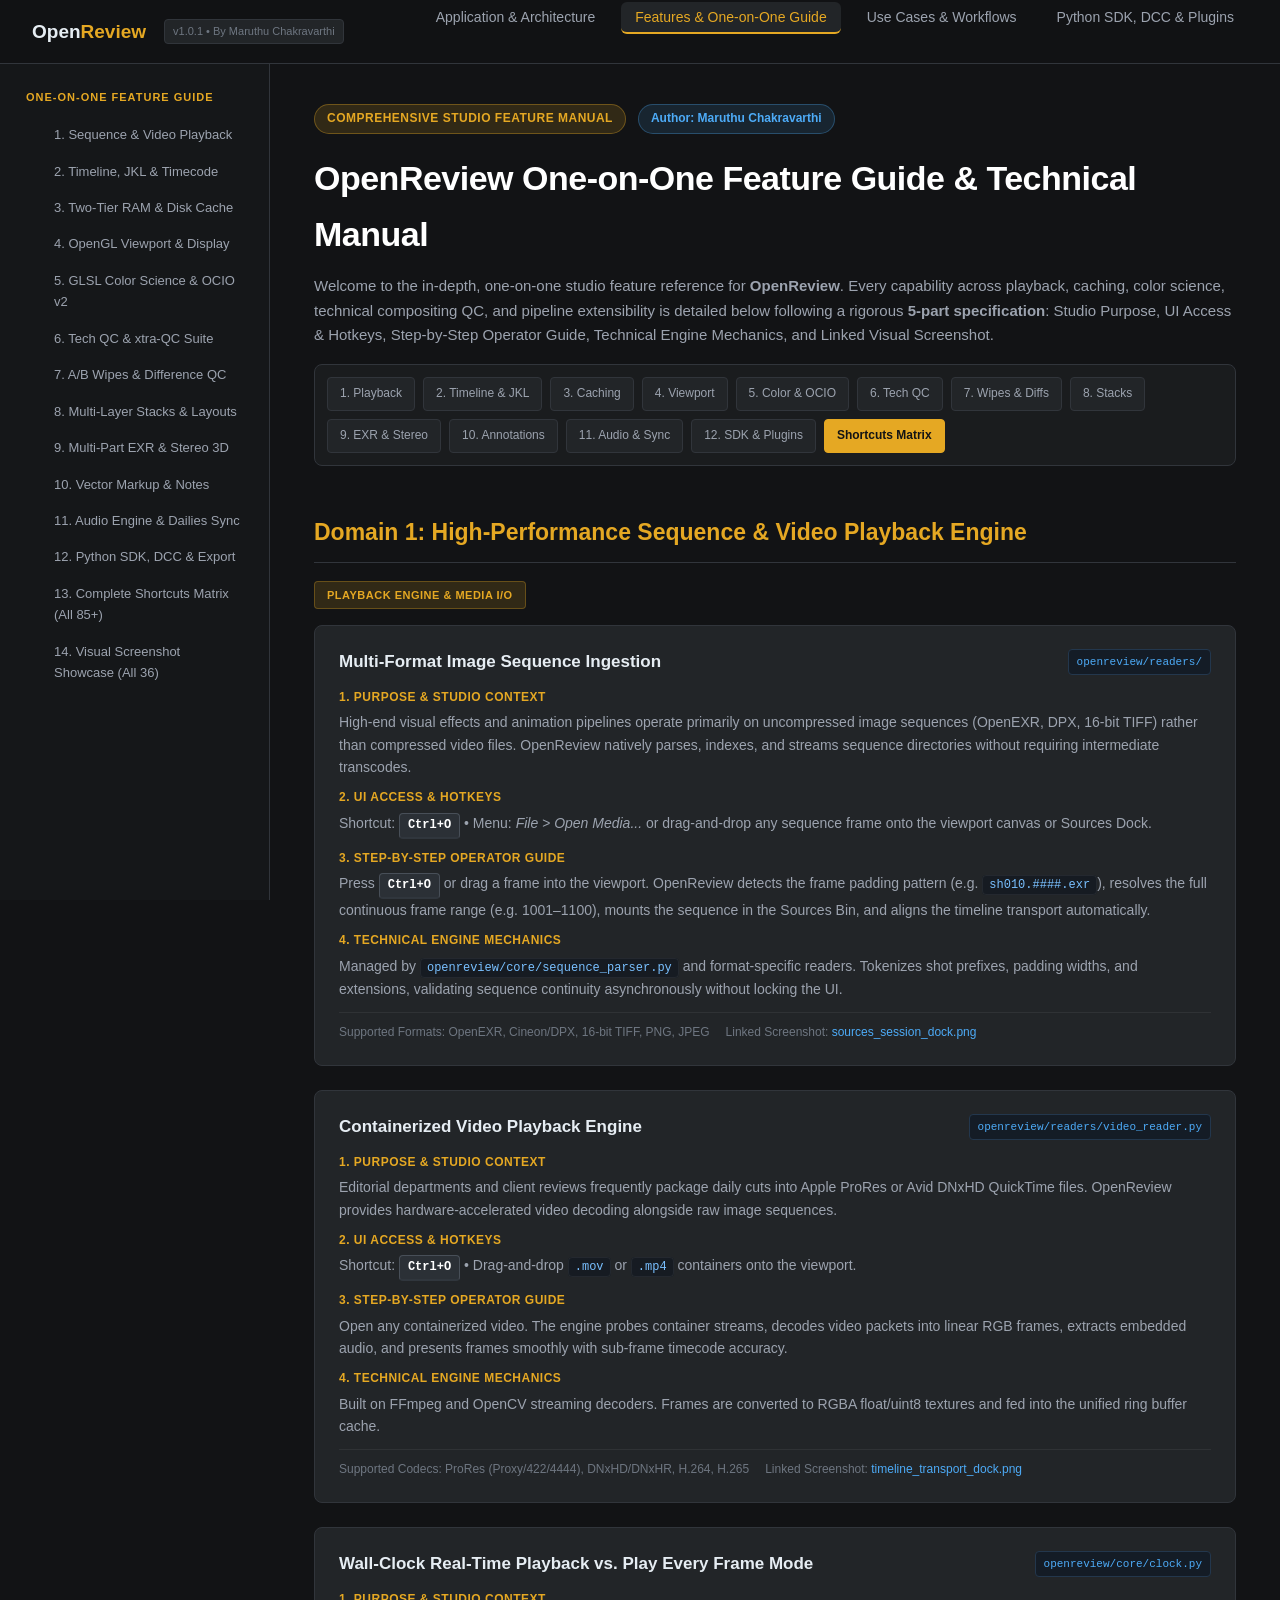
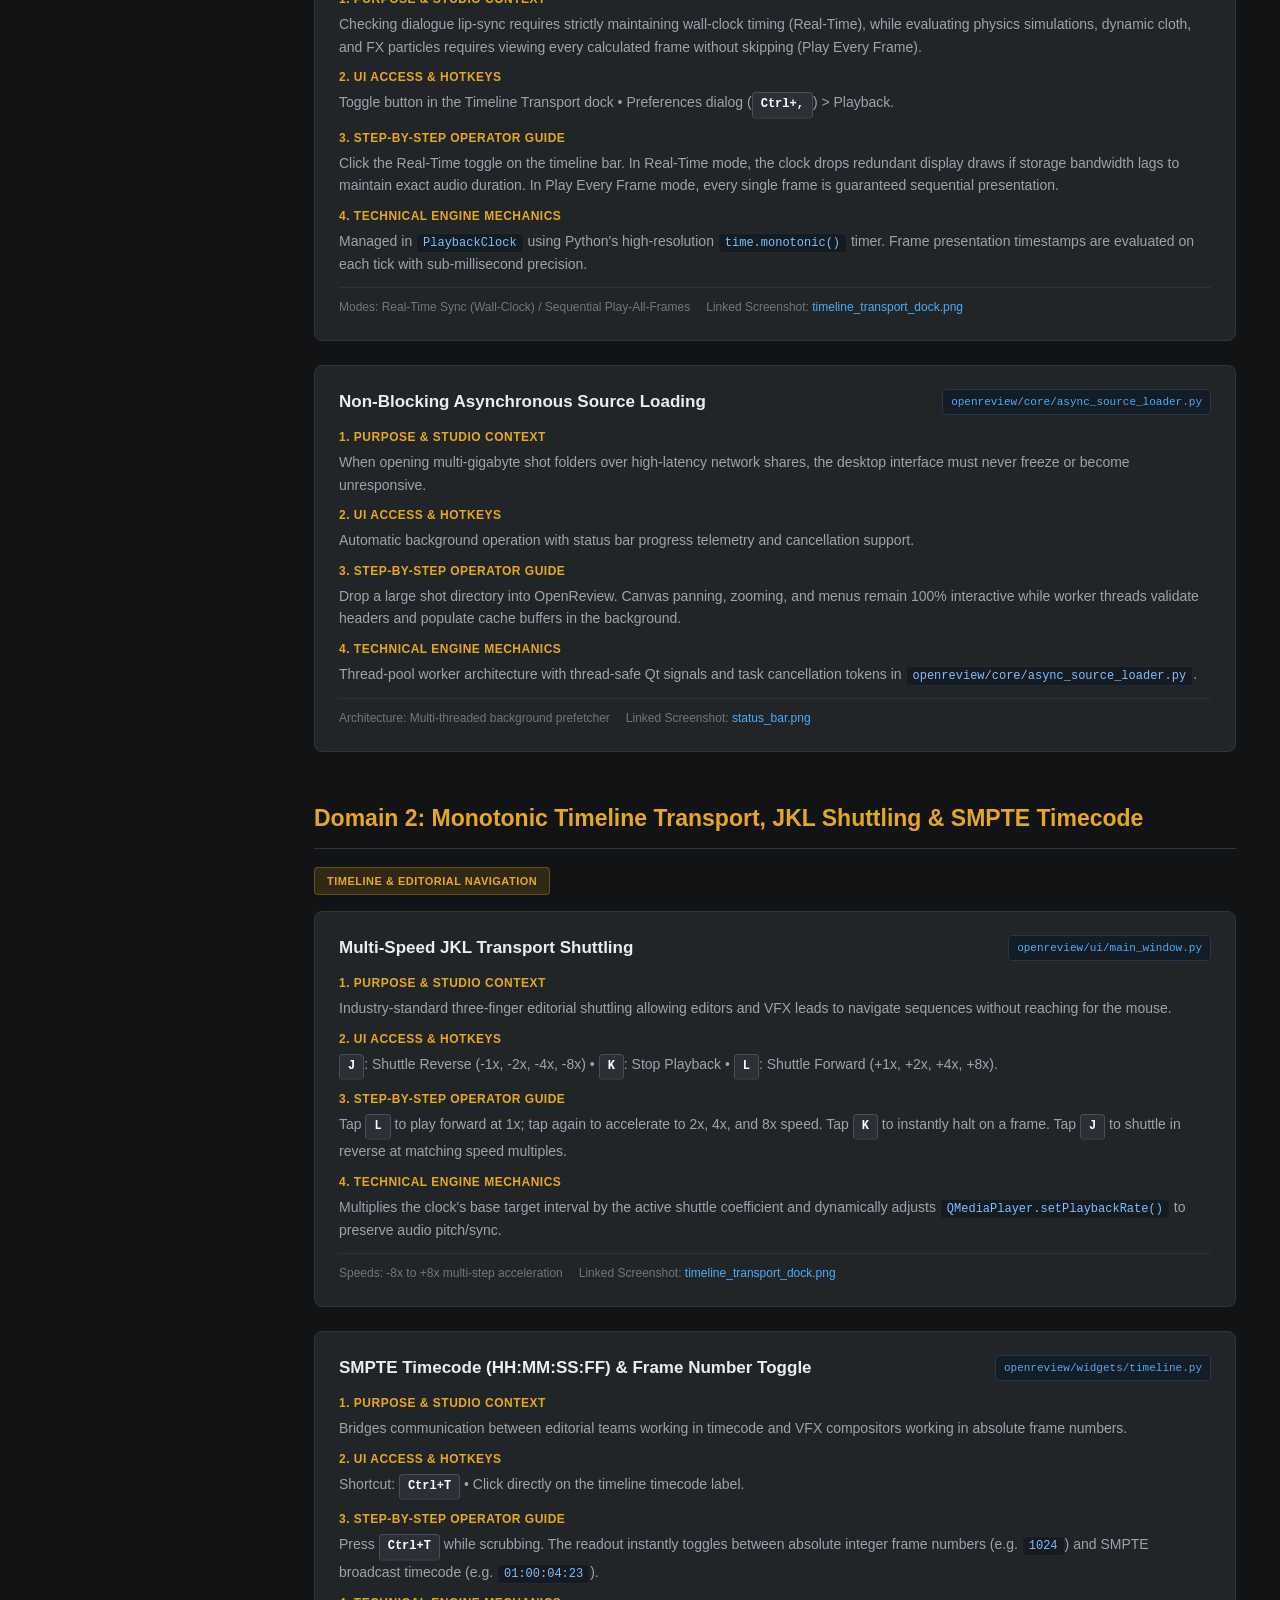
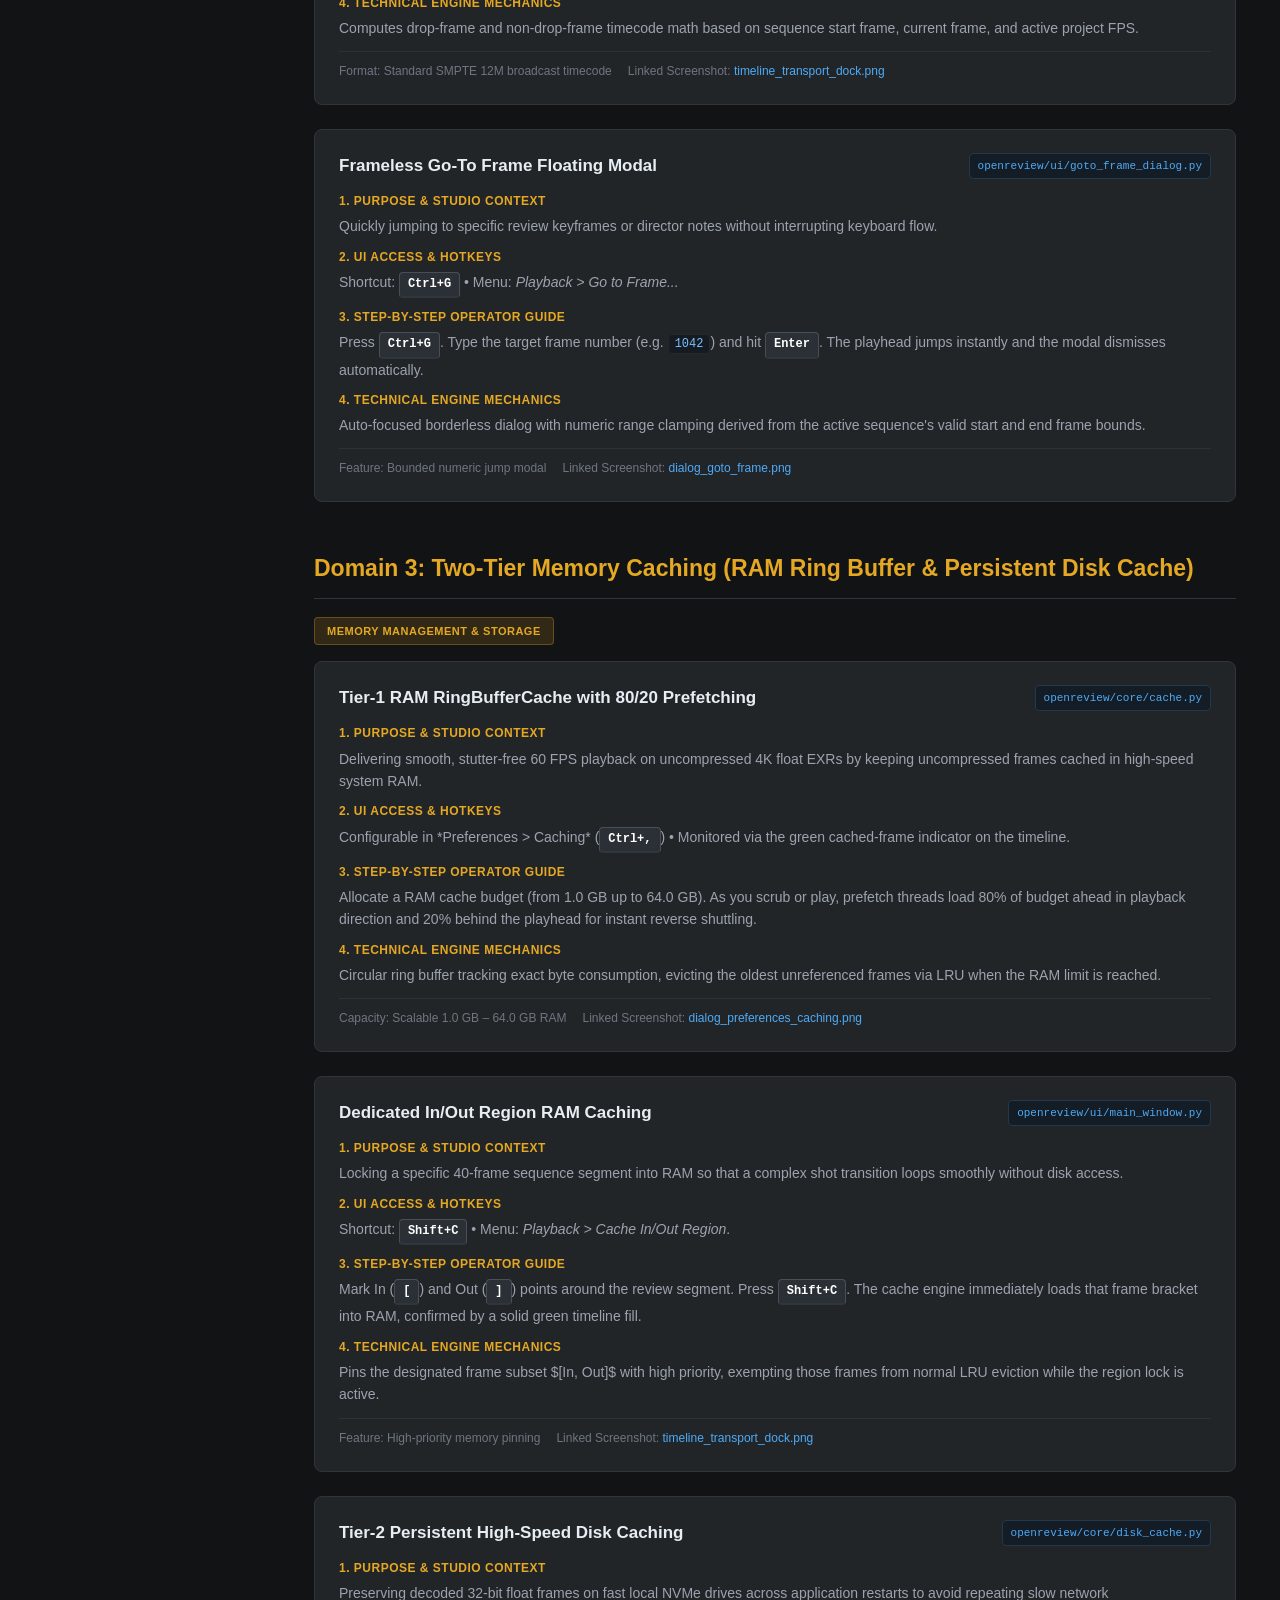
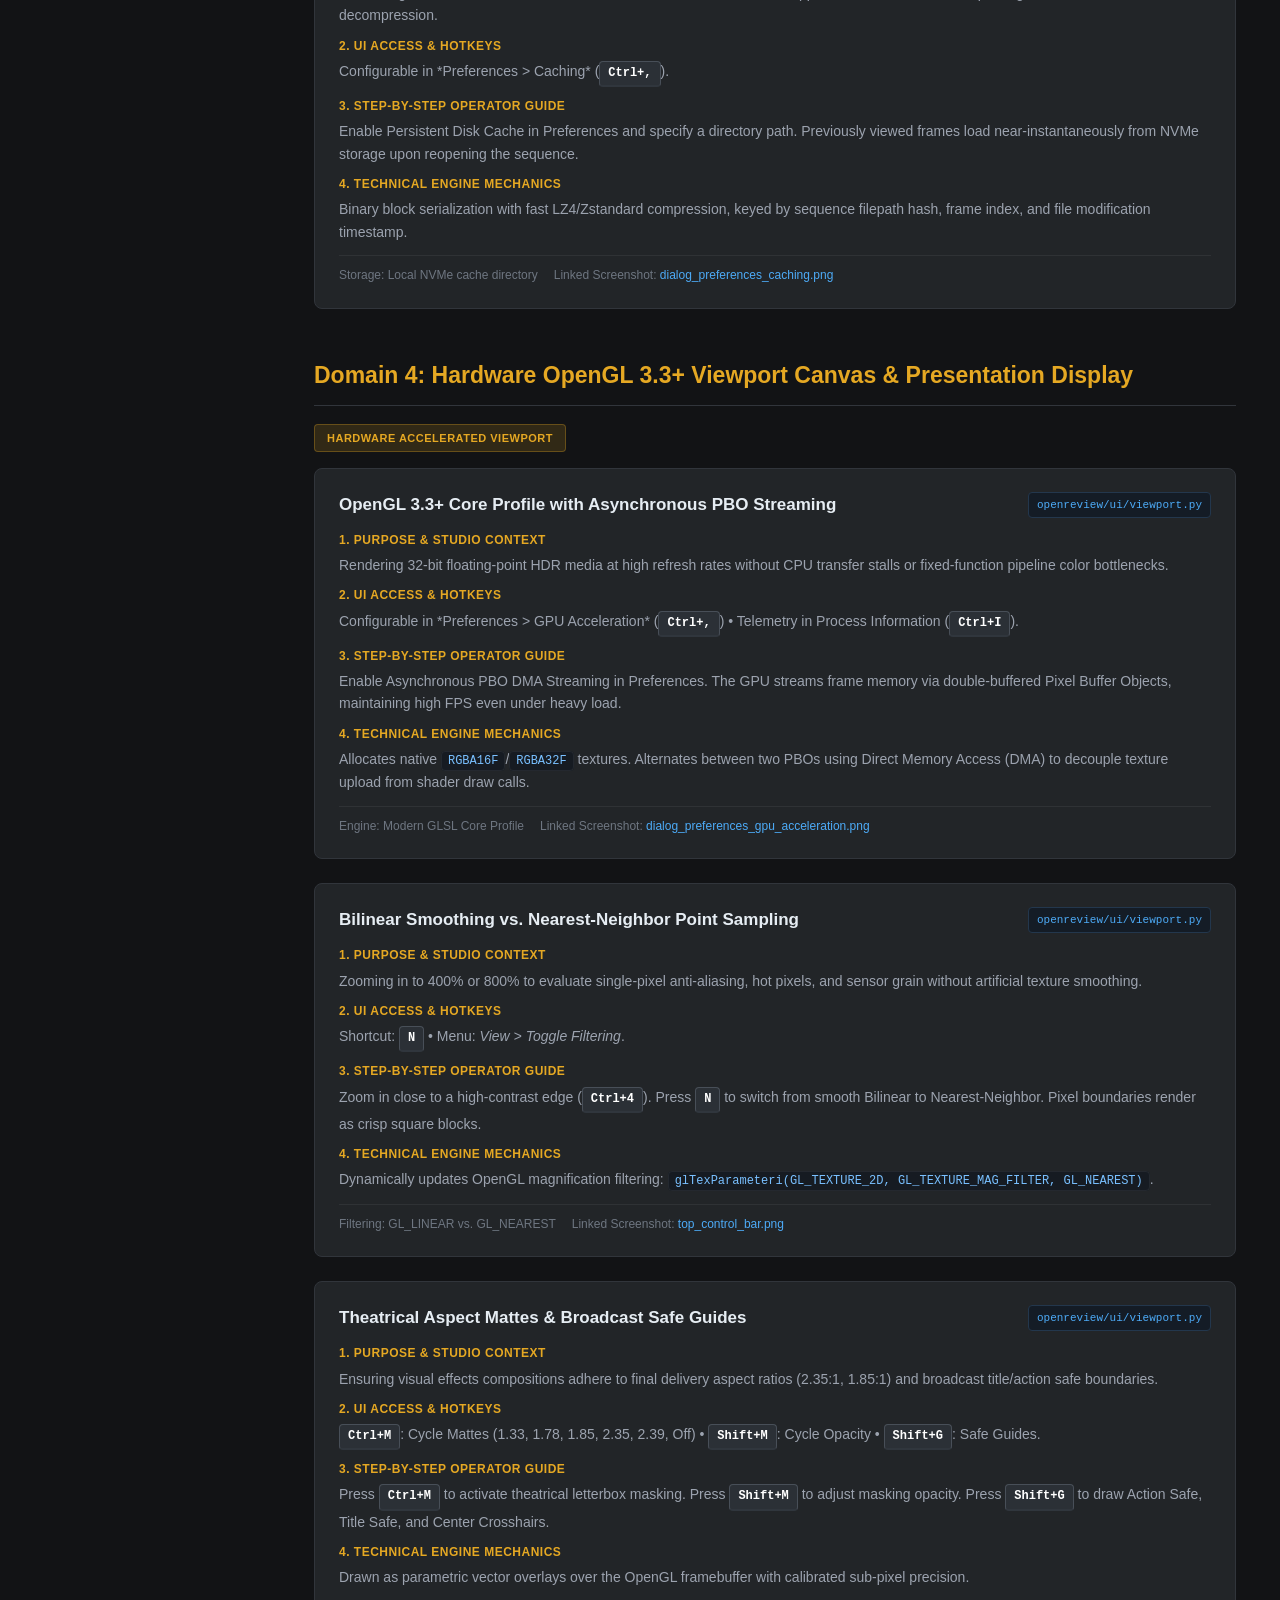
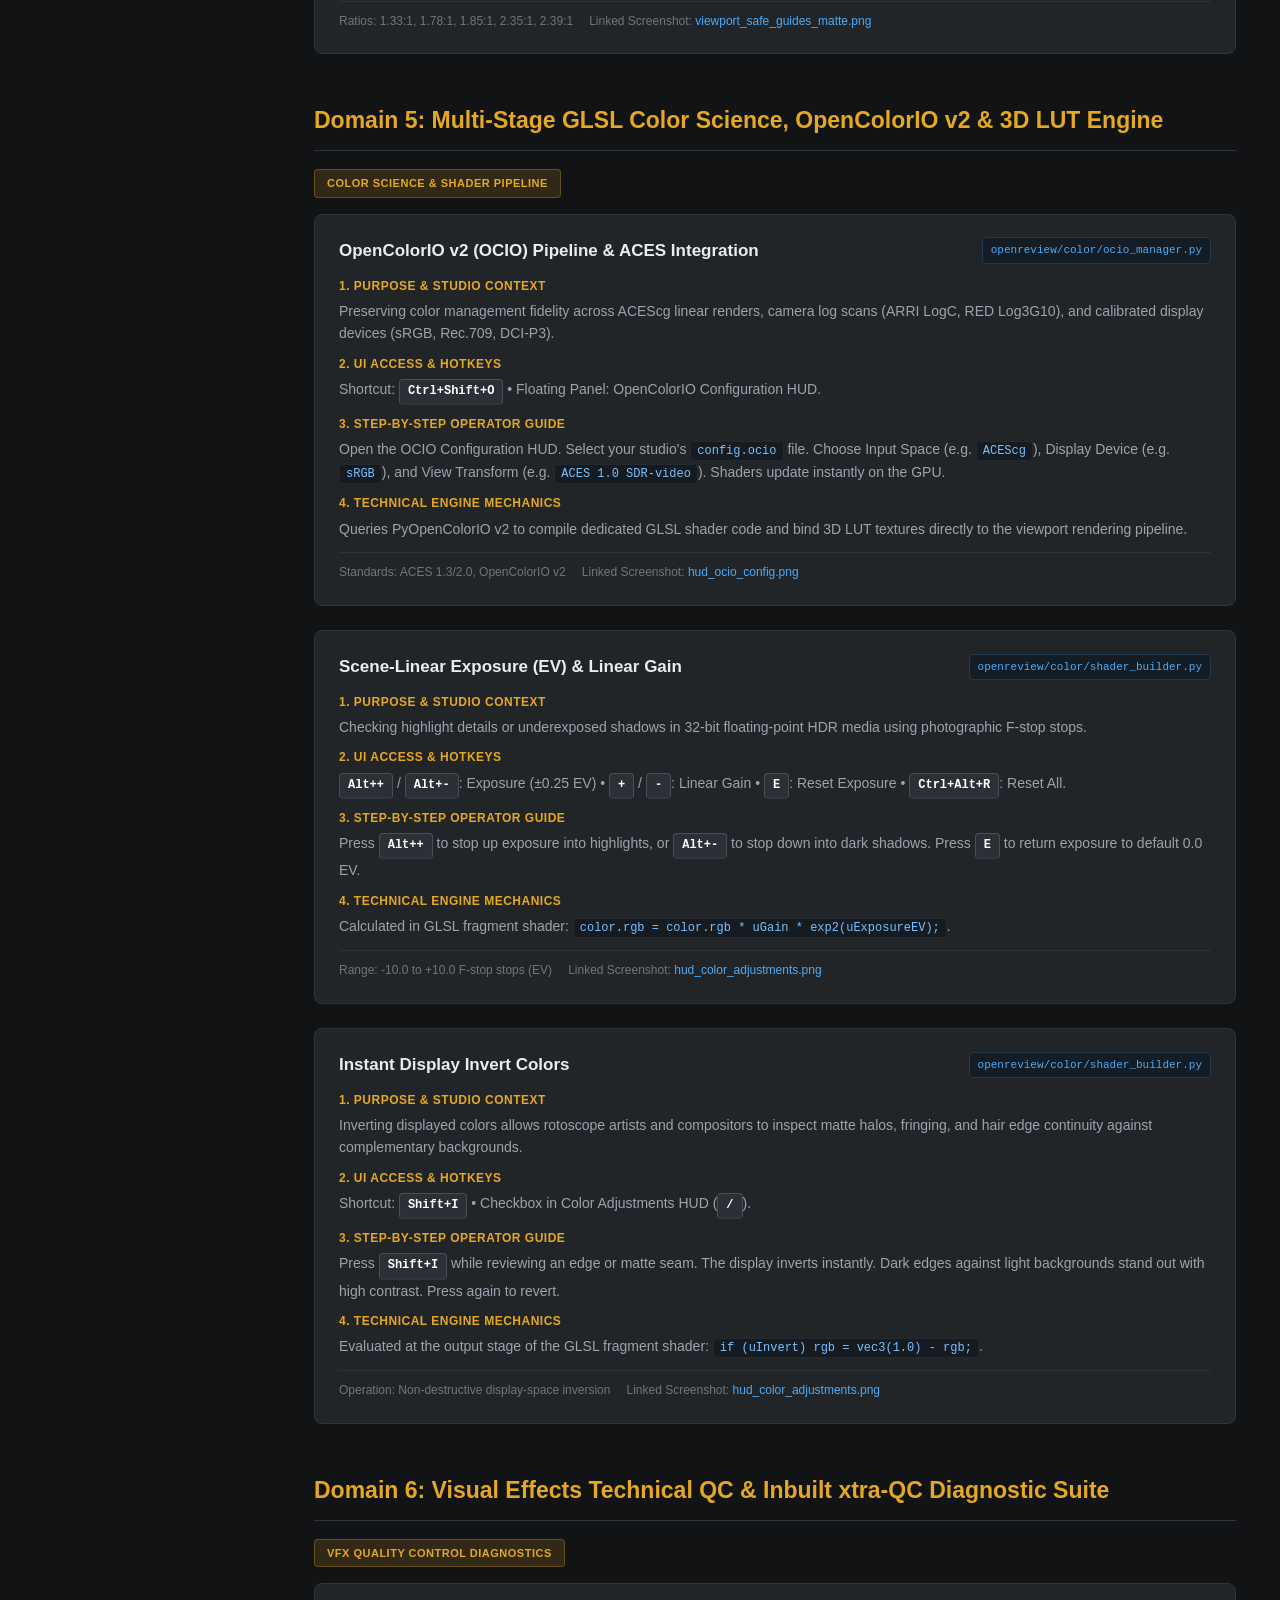
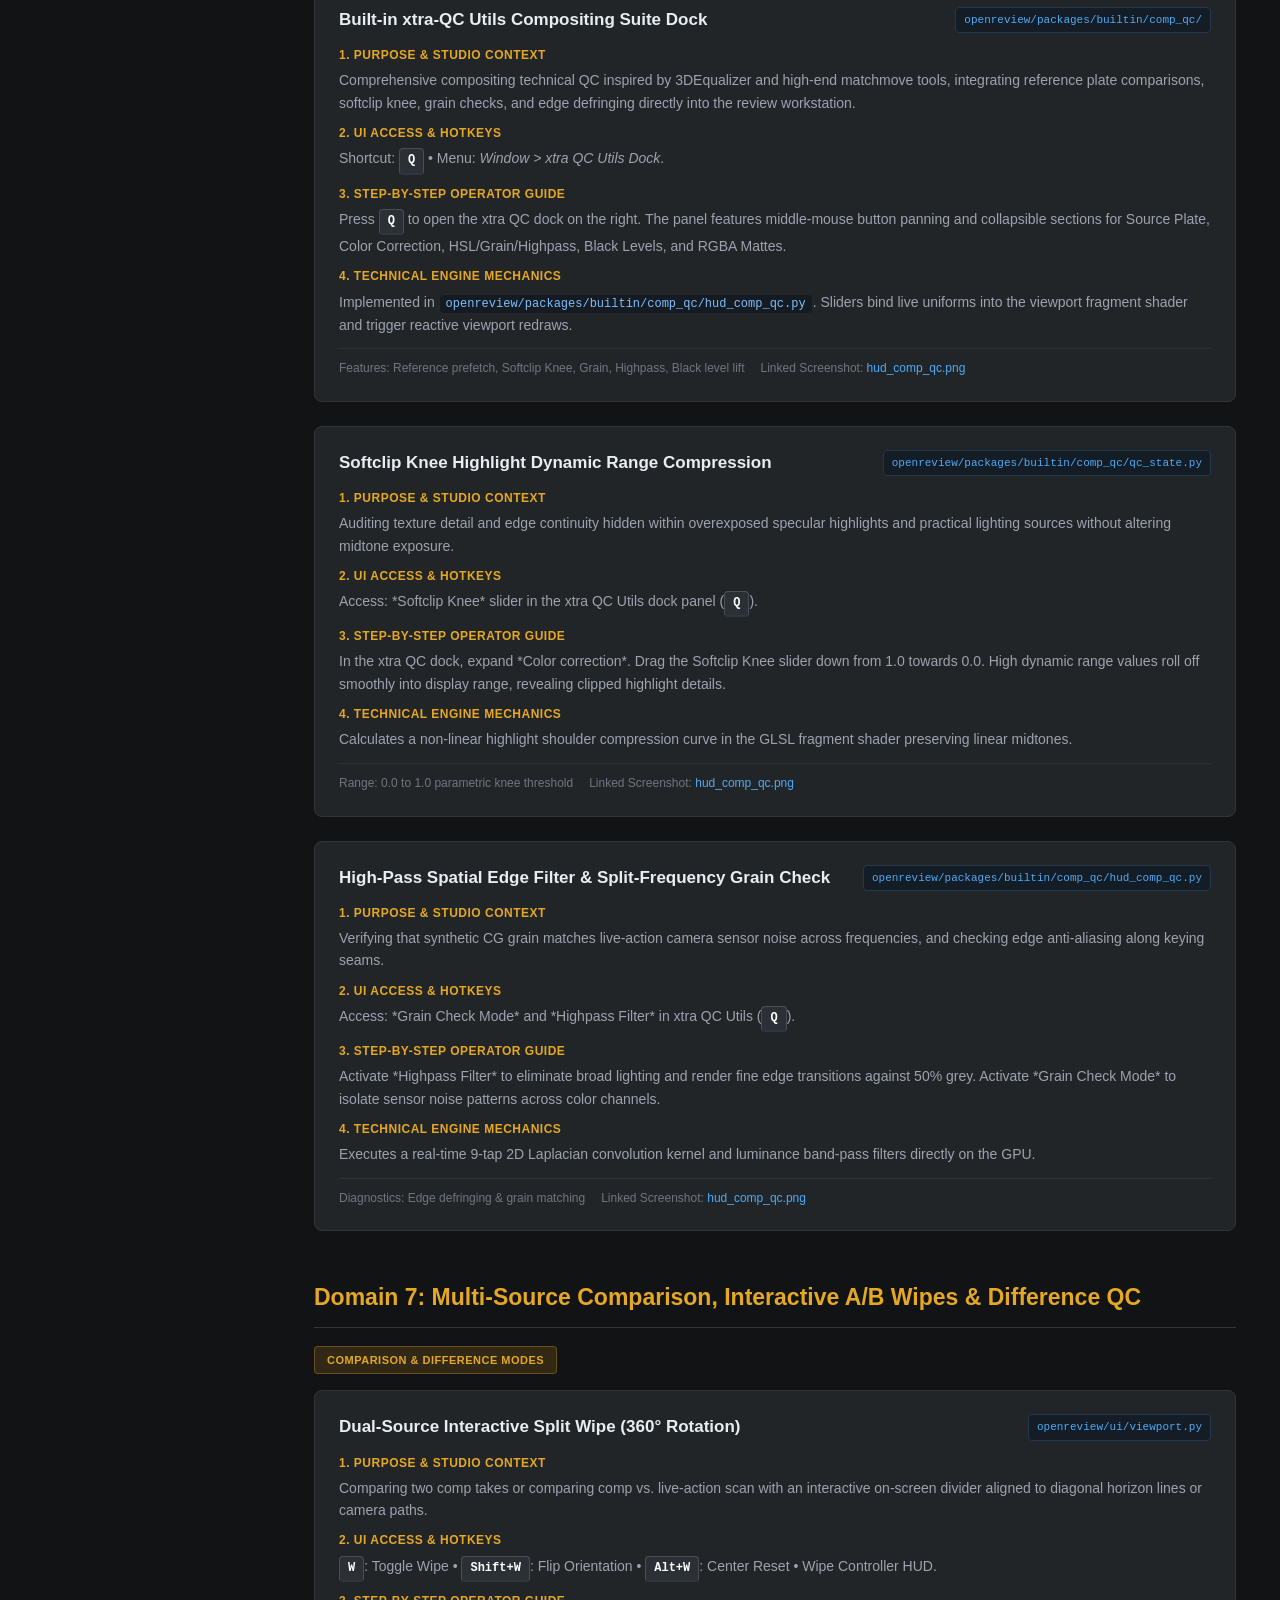
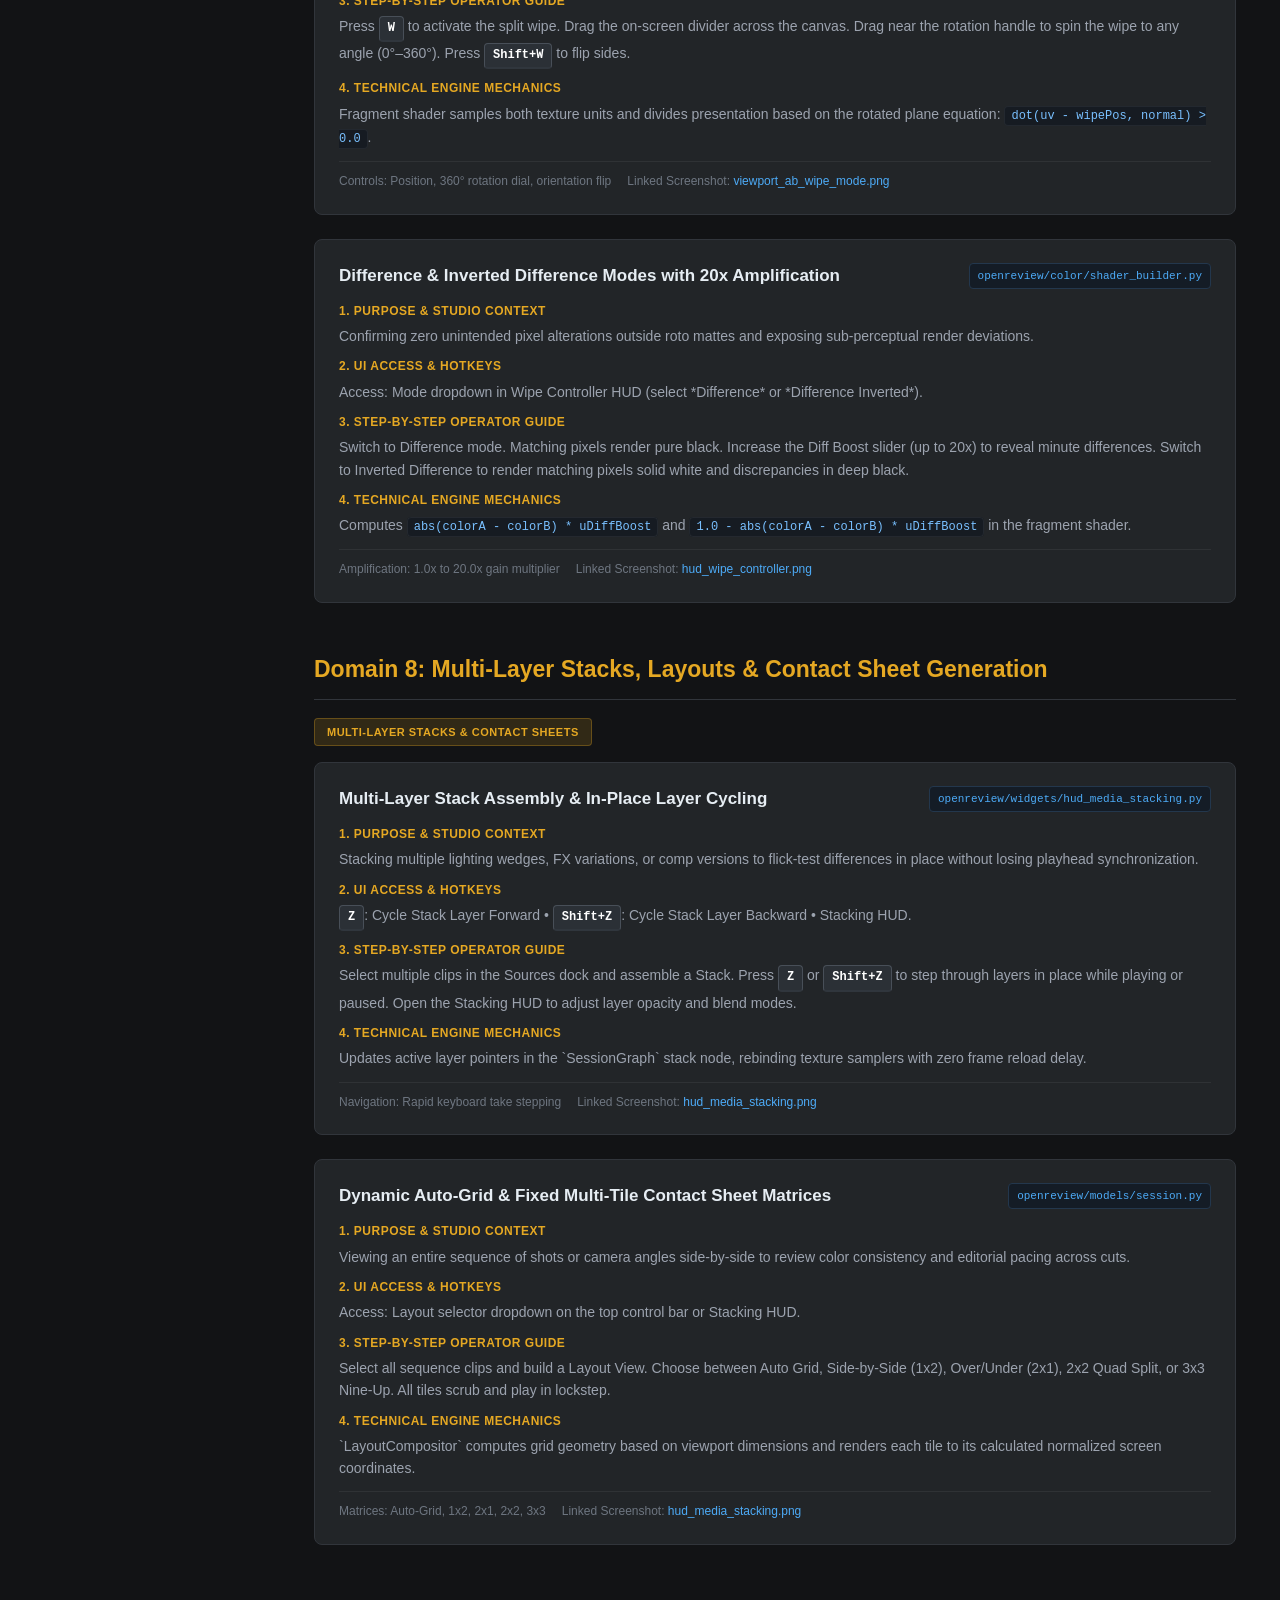
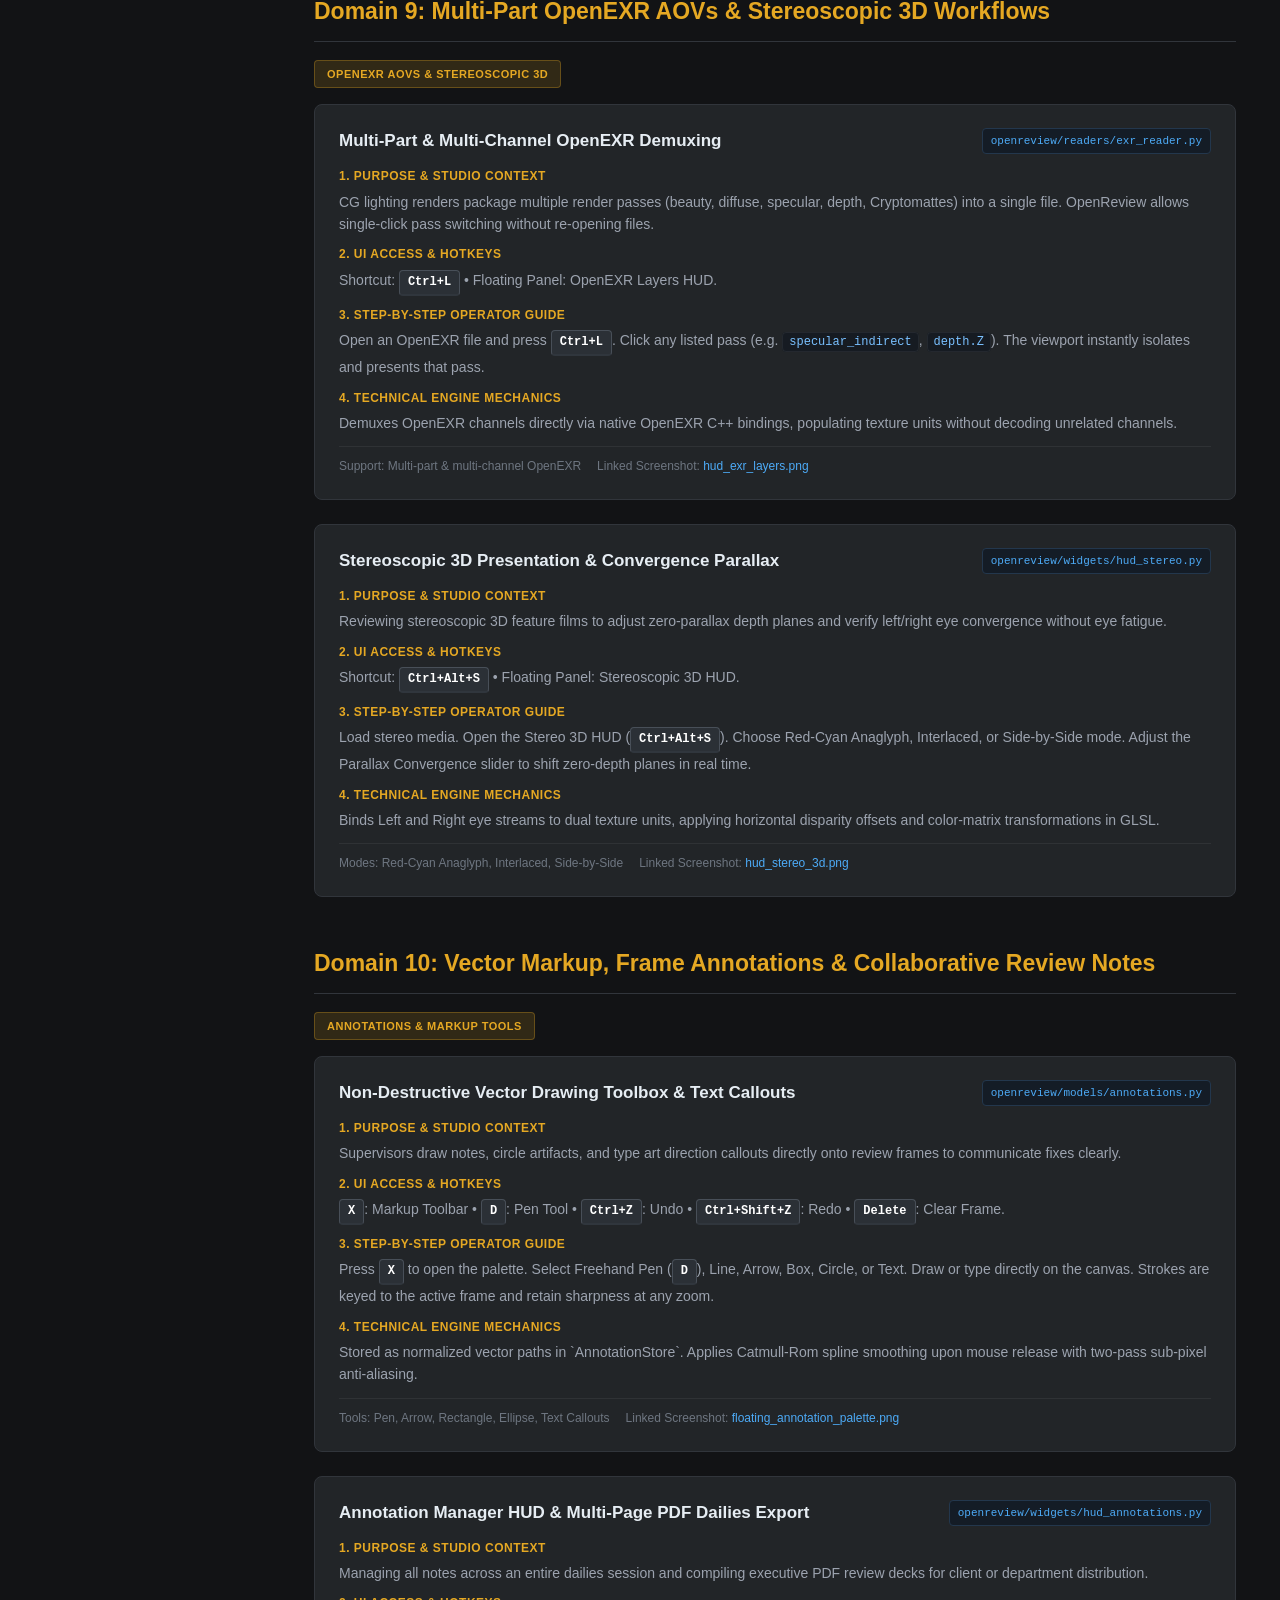
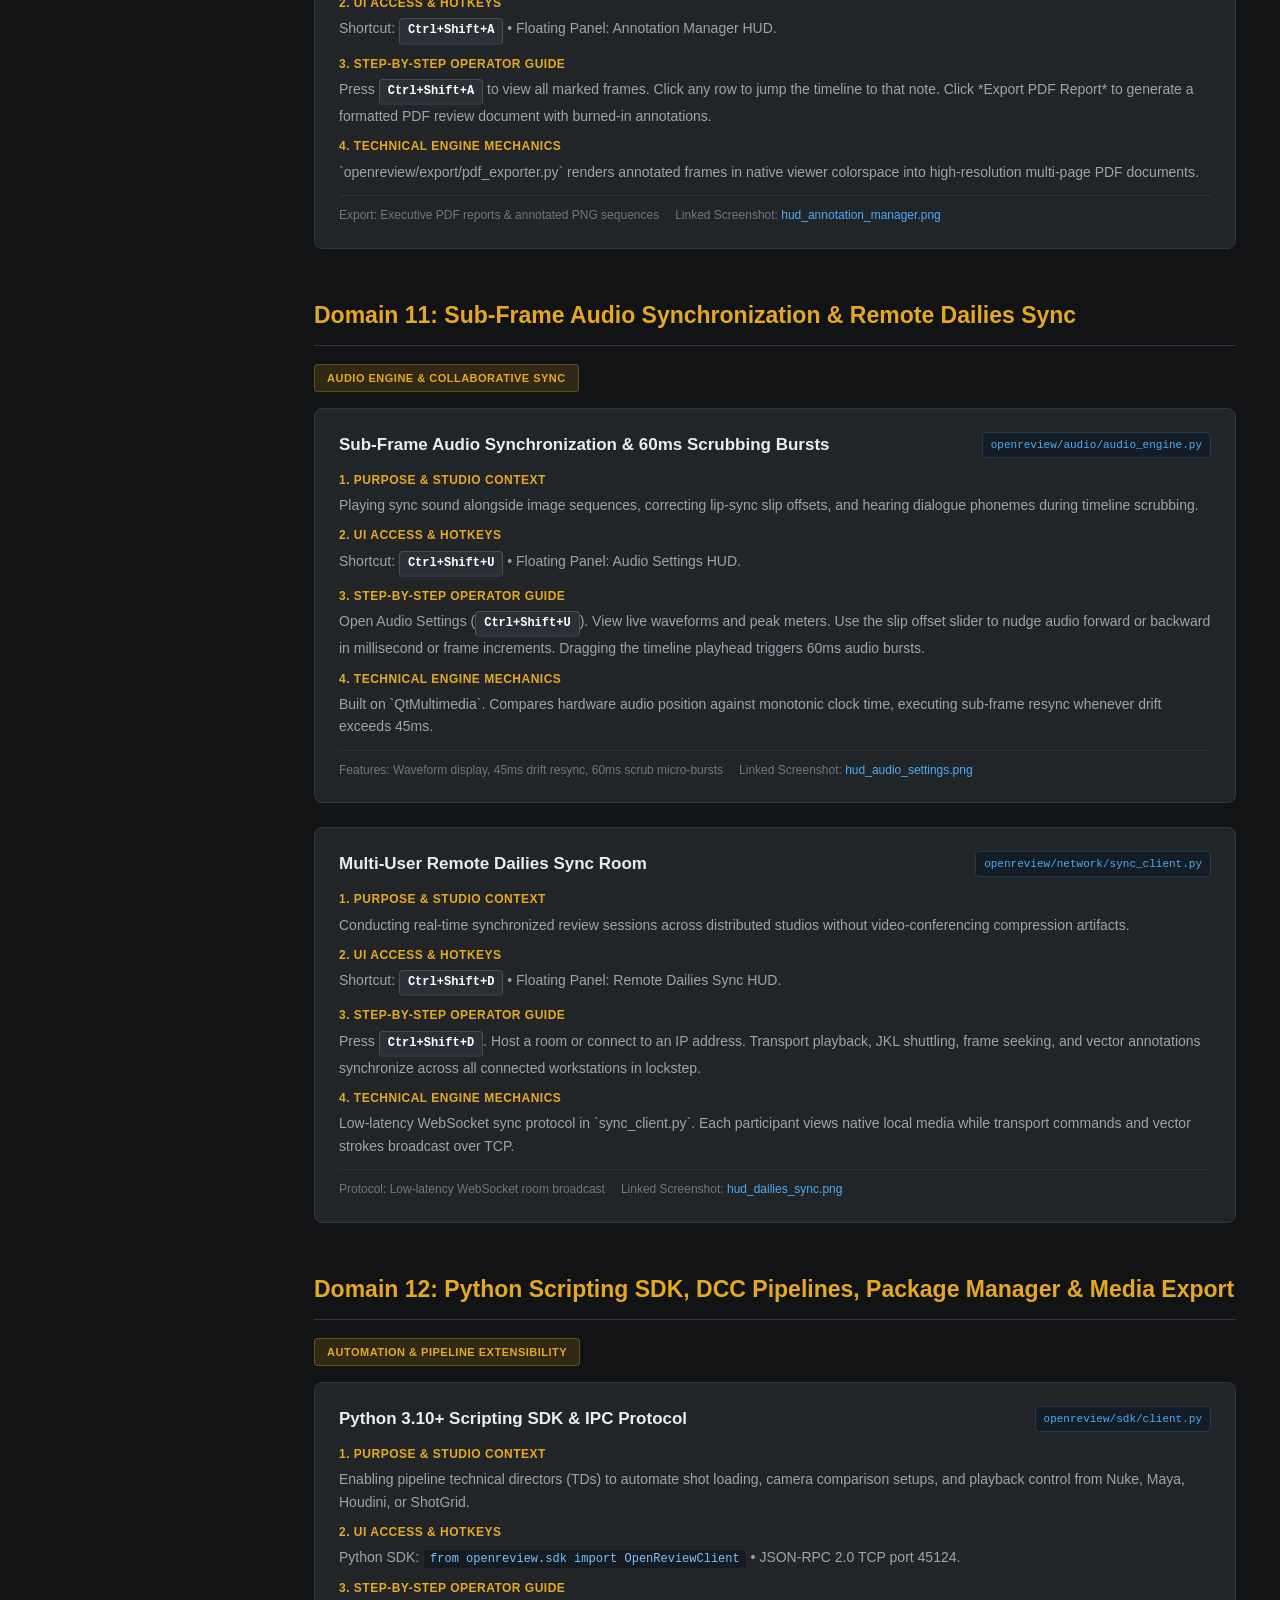
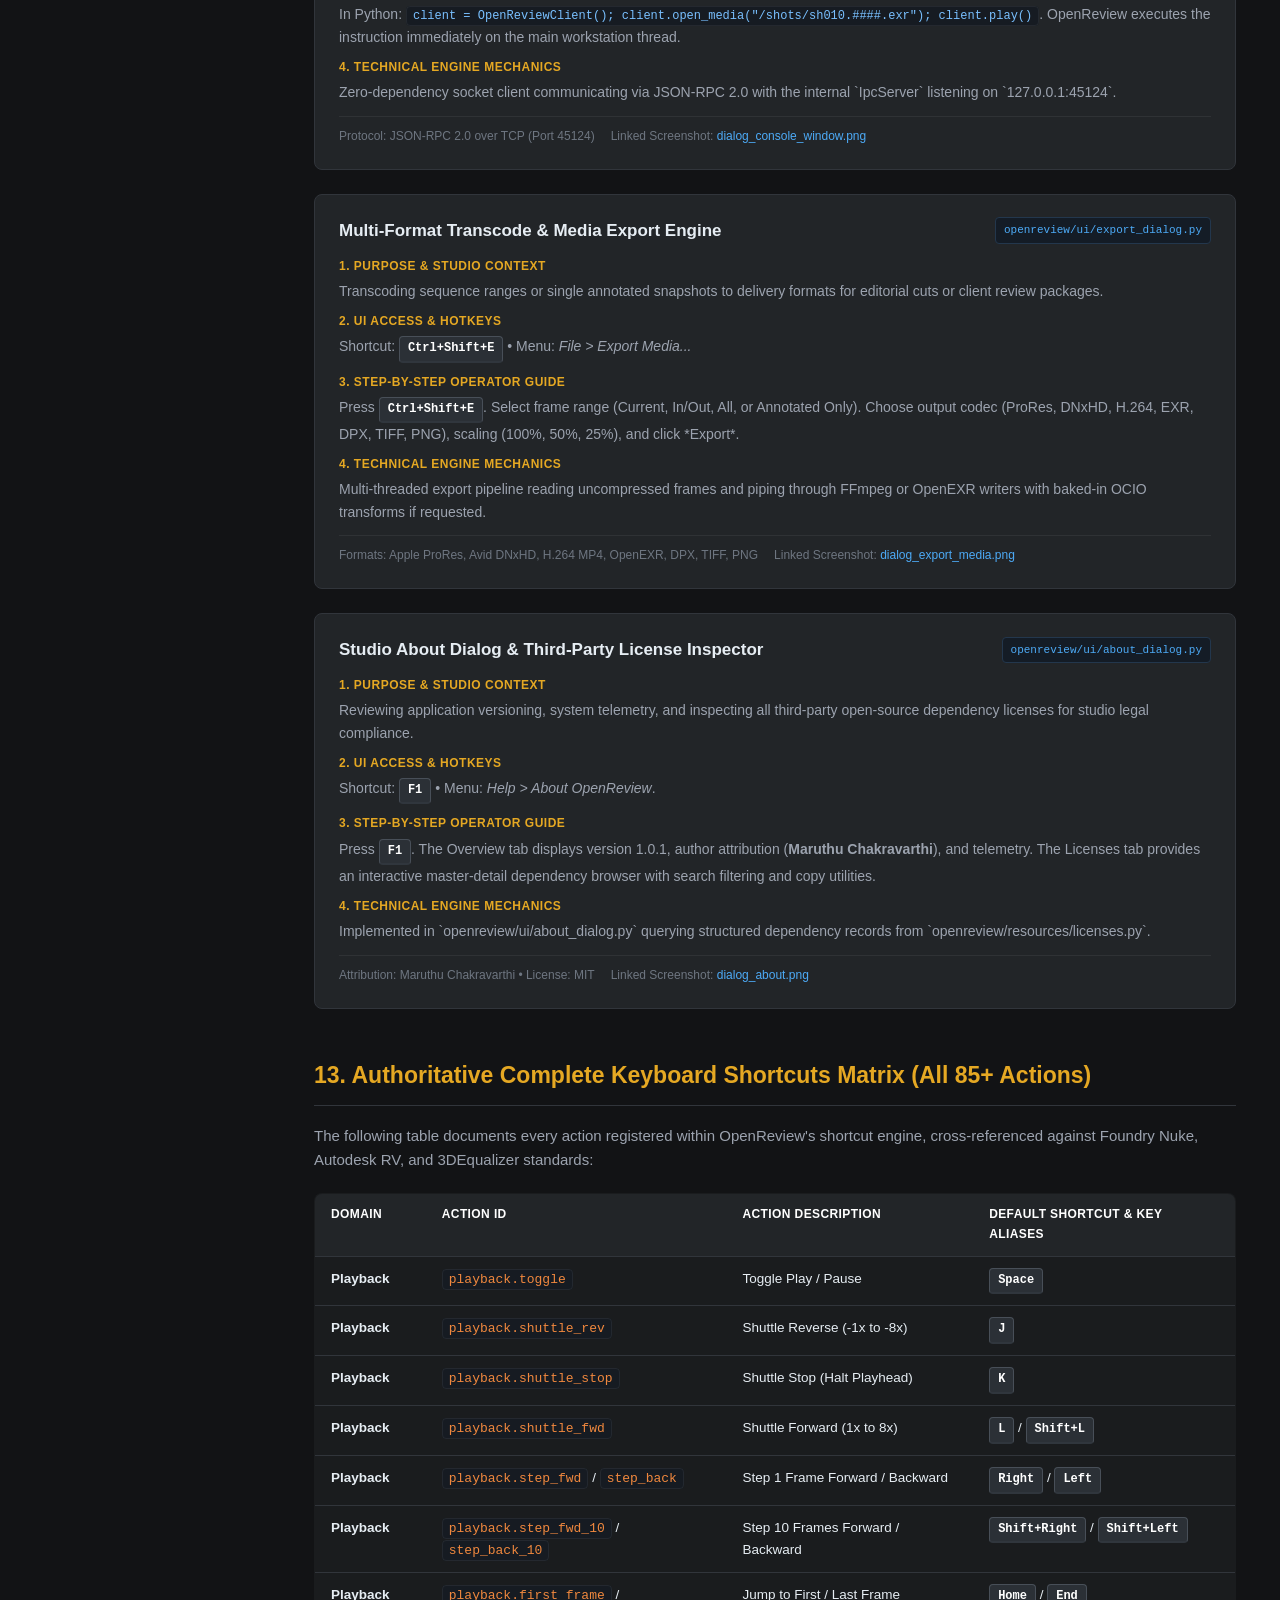
<file: docs/html/features.html>
<!DOCTYPE html>
<html lang="en">
<head>
  <meta charset="UTF-8">
  <meta name="viewport" content="width=device-width, initial-scale=1.0">
  <title>OpenReview - Comprehensive Studio Feature Manual &amp; One-on-One Guide</title>
  <link rel="stylesheet" href="docs.css">
  <style>
    .feat-card {
      background: var(--bg-surface);
      border: 1px solid var(--border-color);
      border-radius: 8px;
      padding: 22px 24px;
      margin-bottom: 24px;
      transition: border-color 0.2s ease, transform 0.2s ease;
    }
    .feat-card:hover {
      border-color: var(--accent-gold);
      transform: translateY(-2px);
    }
    .feat-header {
      display: flex;
      align-items: center;
      justify-content: space-between;
      margin-bottom: 12px;
      flex-wrap: wrap;
      gap: 10px;
    }
    .feat-title {
      font-size: 17px;
      font-weight: 700;
      color: var(--text-primary);
      display: flex;
      align-items: center;
      gap: 8px;
    }
    .feat-module {
      font-size: 11px;
      font-family: monospace;
      color: var(--accent-blue);
      background: #141c26;
      border: 1px solid #23374d;
      padding: 3px 8px;
      border-radius: 4px;
    }
    .spec-block {
      margin-top: 10px;
      margin-bottom: 10px;
      line-height: 1.6;
    }
    .spec-title {
      font-size: 12px;
      font-weight: 700;
      text-transform: uppercase;
      letter-spacing: 0.5px;
      color: var(--accent-gold);
      margin-bottom: 4px;
    }
    .spec-content {
      color: var(--text-secondary);
      font-size: 14px;
    }
    .spec-content code {
      background: var(--code-bg);
      padding: 2px 6px;
      border-radius: 4px;
      color: #79c0ff;
      font-family: monospace;
      font-size: 12px;
    }
    .feat-meta-row {
      display: flex;
      gap: 16px;
      flex-wrap: wrap;
      margin-top: 12px;
      padding-top: 10px;
      border-top: 1px solid rgba(255, 255, 255, 0.06);
      font-size: 12px;
      color: var(--text-muted);
    }
    .domain-tag {
      display: inline-block;
      padding: 4px 12px;
      border-radius: 4px;
      font-size: 11px;
      font-weight: 700;
      text-transform: uppercase;
      letter-spacing: 0.5px;
      background: rgba(229, 168, 35, 0.15);
      color: var(--accent-gold);
      border: 1px solid rgba(229, 168, 35, 0.3);
      margin-bottom: 16px;
    }
    .filter-bar {
      display: flex;
      gap: 8px;
      flex-wrap: wrap;
      margin-bottom: 28px;
      padding: 12px;
      background: var(--bg-secondary);
      border: 1px solid var(--border-color);
      border-radius: 8px;
    }
    .filter-btn {
      background: var(--bg-surface);
      border: 1px solid var(--border-color);
      color: var(--text-secondary);
      padding: 6px 12px;
      border-radius: 4px;
      font-size: 12px;
      cursor: pointer;
      text-decoration: none;
      transition: all 0.2s ease;
    }
    .filter-btn:hover, .filter-btn.active {
      color: #121315;
      background: var(--accent-gold);
      border-color: var(--accent-gold);
      font-weight: 600;
    }
    .feat-thumb {
      max-width: 100%;
      border-radius: 4px;
      margin-top: 10px;
      border: 1px solid var(--border-color);
    }
  </style>
</head>
<body>

  <header class="docs-header">
    <a href="index.html" class="brand">
      <span>Open<span class="accent">Review</span></span>
      <span class="brand-meta">v1.0.1 • By Maruthu Chakravarthi</span>
    </a>
    <ul class="nav-links">
      <li><a href="index.html">Application &amp; Architecture</a></li>
      <li><a href="features.html" class="active">Features &amp; One-on-One Guide</a></li>
      <li><a href="use_cases.html">Use Cases &amp; Workflows</a></li>
      <li><a href="sdk.html">Python SDK, DCC &amp; Plugins</a></li>
    </ul>
  </header>

  <div class="page-wrapper">
    <!-- Sticky Sidebar TOC -->
    <aside class="docs-sidebar">
      <div class="sidebar-title">One-on-One Feature Guide</div>
      <ul class="toc-list">
        <li><a href="#domain-playback">1. Sequence &amp; Video Playback</a></li>
        <li><a href="#domain-timeline">2. Timeline, JKL &amp; Timecode</a></li>
        <li><a href="#domain-caching">3. Two-Tier RAM &amp; Disk Cache</a></li>
        <li><a href="#domain-viewport">4. OpenGL Viewport &amp; Display</a></li>
        <li><a href="#domain-color">5. GLSL Color Science &amp; OCIO v2</a></li>
        <li><a href="#domain-qc">6. Tech QC &amp; xtra-QC Suite</a></li>
        <li><a href="#domain-wipes">7. A/B Wipes &amp; Difference QC</a></li>
        <li><a href="#domain-stacks">8. Multi-Layer Stacks &amp; Layouts</a></li>
        <li><a href="#domain-exr">9. Multi-Part EXR &amp; Stereo 3D</a></li>
        <li><a href="#domain-annot">10. Vector Markup &amp; Notes</a></li>
        <li><a href="#domain-audio">11. Audio Engine &amp; Dailies Sync</a></li>
        <li><a href="#domain-sdk">12. Python SDK, DCC &amp; Export</a></li>
        <li><a href="#shortcuts-registry">13. Complete Shortcuts Matrix (All 85+)</a></li>
        <li><a href="#screenshot-gallery">14. Visual Screenshot Showcase (All 36)</a></li>
      </ul>
    </aside>

    <main class="docs-container">
      <div class="hero-header-row">
        <span class="hero-badge">Comprehensive Studio Feature Manual</span>
        <span class="author-badge">Author: Maruthu Chakravarthi</span>
      </div>
      <h1>OpenReview One-on-One Feature Guide &amp; Technical Manual</h1>
      <p>
        Welcome to the in-depth, one-on-one studio feature reference for <strong>OpenReview</strong>. Every capability across playback, caching, color science, technical compositing QC, and pipeline extensibility is detailed below following a rigorous <strong>5-part specification</strong>: Studio Purpose, UI Access &amp; Hotkeys, Step-by-Step Operator Guide, Technical Engine Mechanics, and Linked Visual Screenshot.
      </p>

      <div class="filter-bar">
        <a href="#domain-playback" class="filter-btn">1. Playback</a>
        <a href="#domain-timeline" class="filter-btn">2. Timeline &amp; JKL</a>
        <a href="#domain-caching" class="filter-btn">3. Caching</a>
        <a href="#domain-viewport" class="filter-btn">4. Viewport</a>
        <a href="#domain-color" class="filter-btn">5. Color &amp; OCIO</a>
        <a href="#domain-qc" class="filter-btn">6. Tech QC</a>
        <a href="#domain-wipes" class="filter-btn">7. Wipes &amp; Diffs</a>
        <a href="#domain-stacks" class="filter-btn">8. Stacks</a>
        <a href="#domain-exr" class="filter-btn">9. EXR &amp; Stereo</a>
        <a href="#domain-annot" class="filter-btn">10. Annotations</a>
        <a href="#domain-audio" class="filter-btn">11. Audio &amp; Sync</a>
        <a href="#domain-sdk" class="filter-btn">12. SDK &amp; Plugins</a>
        <a href="#shortcuts-registry" class="filter-btn active">Shortcuts Matrix</a>
      </div>

      <!-- ================================================================== -->
      <!-- DOMAIN 1: PLAYBACK ENGINE -->
      <!-- ================================================================== -->
      <h2 id="domain-playback">Domain 1: High-Performance Sequence &amp; Video Playback Engine</h2>
      <span class="domain-tag">Playback Engine &amp; Media I/O</span>

      <div class="feat-card">
        <div class="feat-header">
          <div class="feat-title">Multi-Format Image Sequence Ingestion</div>
          <span class="feat-module">openreview/readers/</span>
        </div>
        <div class="spec-block">
          <div class="spec-title">1. Purpose &amp; Studio Context</div>
          <div class="spec-content">High-end visual effects and animation pipelines operate primarily on uncompressed image sequences (OpenEXR, DPX, 16-bit TIFF) rather than compressed video files. OpenReview natively parses, indexes, and streams sequence directories without requiring intermediate transcodes.</div>
        </div>
        <div class="spec-block">
          <div class="spec-title">2. UI Access &amp; Hotkeys</div>
          <div class="spec-content">Shortcut: <span class="key-badge">Ctrl+O</span> • Menu: <em>File &gt; Open Media...</em> or drag-and-drop any sequence frame onto the viewport canvas or Sources Dock.</div>
        </div>
        <div class="spec-block">
          <div class="spec-title">3. Step-by-Step Operator Guide</div>
          <div class="spec-content">Press <span class="key-badge">Ctrl+O</span> or drag a frame into the viewport. OpenReview detects the frame padding pattern (e.g. <code>sh010.####.exr</code>), resolves the full continuous frame range (e.g. 1001–1100), mounts the sequence in the Sources Bin, and aligns the timeline transport automatically.</div>
        </div>
        <div class="spec-block">
          <div class="spec-title">4. Technical Engine Mechanics</div>
          <div class="spec-content">Managed by <code>openreview/core/sequence_parser.py</code> and format-specific readers. Tokenizes shot prefixes, padding widths, and extensions, validating sequence continuity asynchronously without locking the UI.</div>
        </div>
        <div class="feat-meta-row">
          <span>Supported Formats: OpenEXR, Cineon/DPX, 16-bit TIFF, PNG, JPEG</span>
          <span>Linked Screenshot: <a href="assets/screenshots/sources_session_dock.png" target="_blank">sources_session_dock.png</a></span>
        </div>
      </div>

      <div class="feat-card">
        <div class="feat-header">
          <div class="feat-title">Containerized Video Playback Engine</div>
          <span class="feat-module">openreview/readers/video_reader.py</span>
        </div>
        <div class="spec-block">
          <div class="spec-title">1. Purpose &amp; Studio Context</div>
          <div class="spec-content">Editorial departments and client reviews frequently package daily cuts into Apple ProRes or Avid DNxHD QuickTime files. OpenReview provides hardware-accelerated video decoding alongside raw image sequences.</div>
        </div>
        <div class="spec-block">
          <div class="spec-title">2. UI Access &amp; Hotkeys</div>
          <div class="spec-content">Shortcut: <span class="key-badge">Ctrl+O</span> • Drag-and-drop <code>.mov</code> or <code>.mp4</code> containers onto the viewport.</div>
        </div>
        <div class="spec-block">
          <div class="spec-title">3. Step-by-Step Operator Guide</div>
          <div class="spec-content">Open any containerized video. The engine probes container streams, decodes video packets into linear RGB frames, extracts embedded audio, and presents frames smoothly with sub-frame timecode accuracy.</div>
        </div>
        <div class="spec-block">
          <div class="spec-title">4. Technical Engine Mechanics</div>
          <div class="spec-content">Built on FFmpeg and OpenCV streaming decoders. Frames are converted to RGBA float/uint8 textures and fed into the unified ring buffer cache.</div>
        </div>
        <div class="feat-meta-row">
          <span>Supported Codecs: ProRes (Proxy/422/4444), DNxHD/DNxHR, H.264, H.265</span>
          <span>Linked Screenshot: <a href="assets/screenshots/timeline_transport_dock.png" target="_blank">timeline_transport_dock.png</a></span>
        </div>
      </div>

      <div class="feat-card">
        <div class="feat-header">
          <div class="feat-title">Wall-Clock Real-Time Playback vs. Play Every Frame Mode</div>
          <span class="feat-module">openreview/core/clock.py</span>
        </div>
        <div class="spec-block">
          <div class="spec-title">1. Purpose &amp; Studio Context</div>
          <div class="spec-content">Checking dialogue lip-sync requires strictly maintaining wall-clock timing (Real-Time), while evaluating physics simulations, dynamic cloth, and FX particles requires viewing every calculated frame without skipping (Play Every Frame).</div>
        </div>
        <div class="spec-block">
          <div class="spec-title">2. UI Access &amp; Hotkeys</div>
          <div class="spec-content">Toggle button in the Timeline Transport dock • Preferences dialog (<span class="key-badge">Ctrl+,</span>) &gt; Playback.</div>
        </div>
        <div class="spec-block">
          <div class="spec-title">3. Step-by-Step Operator Guide</div>
          <div class="spec-content">Click the Real-Time toggle on the timeline bar. In Real-Time mode, the clock drops redundant display draws if storage bandwidth lags to maintain exact audio duration. In Play Every Frame mode, every single frame is guaranteed sequential presentation.</div>
        </div>
        <div class="spec-block">
          <div class="spec-title">4. Technical Engine Mechanics</div>
          <div class="spec-content">Managed in <code>PlaybackClock</code> using Python's high-resolution <code>time.monotonic()</code> timer. Frame presentation timestamps are evaluated on each tick with sub-millisecond precision.</div>
        </div>
        <div class="feat-meta-row">
          <span>Modes: Real-Time Sync (Wall-Clock) / Sequential Play-All-Frames</span>
          <span>Linked Screenshot: <a href="assets/screenshots/timeline_transport_dock.png" target="_blank">timeline_transport_dock.png</a></span>
        </div>
      </div>

      <div class="feat-card">
        <div class="feat-header">
          <div class="feat-title">Non-Blocking Asynchronous Source Loading</div>
          <span class="feat-module">openreview/core/async_source_loader.py</span>
        </div>
        <div class="spec-block">
          <div class="spec-title">1. Purpose &amp; Studio Context</div>
          <div class="spec-content">When opening multi-gigabyte shot folders over high-latency network shares, the desktop interface must never freeze or become unresponsive.</div>
        </div>
        <div class="spec-block">
          <div class="spec-title">2. UI Access &amp; Hotkeys</div>
          <div class="spec-content">Automatic background operation with status bar progress telemetry and cancellation support.</div>
        </div>
        <div class="spec-block">
          <div class="spec-title">3. Step-by-Step Operator Guide</div>
          <div class="spec-content">Drop a large shot directory into OpenReview. Canvas panning, zooming, and menus remain 100% interactive while worker threads validate headers and populate cache buffers in the background.</div>
        </div>
        <div class="spec-block">
          <div class="spec-title">4. Technical Engine Mechanics</div>
          <div class="spec-content">Thread-pool worker architecture with thread-safe Qt signals and task cancellation tokens in <code>openreview/core/async_source_loader.py</code>.</div>
        </div>
        <div class="feat-meta-row">
          <span>Architecture: Multi-threaded background prefetcher</span>
          <span>Linked Screenshot: <a href="assets/screenshots/status_bar.png" target="_blank">status_bar.png</a></span>
        </div>
      </div>

      <!-- ================================================================== -->
      <!-- DOMAIN 2: TIMELINE, JKL & TIMECODE -->
      <!-- ================================================================== -->
      <h2 id="domain-timeline">Domain 2: Monotonic Timeline Transport, JKL Shuttling &amp; SMPTE Timecode</h2>
      <span class="domain-tag">Timeline &amp; Editorial Navigation</span>

      <div class="feat-card">
        <div class="feat-header">
          <div class="feat-title">Multi-Speed JKL Transport Shuttling</div>
          <span class="feat-module">openreview/ui/main_window.py</span>
        </div>
        <div class="spec-block">
          <div class="spec-title">1. Purpose &amp; Studio Context</div>
          <div class="spec-content">Industry-standard three-finger editorial shuttling allowing editors and VFX leads to navigate sequences without reaching for the mouse.</div>
        </div>
        <div class="spec-block">
          <div class="spec-title">2. UI Access &amp; Hotkeys</div>
          <div class="spec-content"><span class="key-badge">J</span>: Shuttle Reverse (-1x, -2x, -4x, -8x) • <span class="key-badge">K</span>: Stop Playback • <span class="key-badge">L</span>: Shuttle Forward (+1x, +2x, +4x, +8x).</div>
        </div>
        <div class="spec-block">
          <div class="spec-title">3. Step-by-Step Operator Guide</div>
          <div class="spec-content">Tap <span class="key-badge">L</span> to play forward at 1x; tap again to accelerate to 2x, 4x, and 8x speed. Tap <span class="key-badge">K</span> to instantly halt on a frame. Tap <span class="key-badge">J</span> to shuttle in reverse at matching speed multiples.</div>
        </div>
        <div class="spec-block">
          <div class="spec-title">4. Technical Engine Mechanics</div>
          <div class="spec-content">Multiplies the clock's base target interval by the active shuttle coefficient and dynamically adjusts <code>QMediaPlayer.setPlaybackRate()</code> to preserve audio pitch/sync.</div>
        </div>
        <div class="feat-meta-row">
          <span>Speeds: -8x to +8x multi-step acceleration</span>
          <span>Linked Screenshot: <a href="assets/screenshots/timeline_transport_dock.png" target="_blank">timeline_transport_dock.png</a></span>
        </div>
      </div>

      <div class="feat-card">
        <div class="feat-header">
          <div class="feat-title">SMPTE Timecode (HH:MM:SS:FF) &amp; Frame Number Toggle</div>
          <span class="feat-module">openreview/widgets/timeline.py</span>
        </div>
        <div class="spec-block">
          <div class="spec-title">1. Purpose &amp; Studio Context</div>
          <div class="spec-content">Bridges communication between editorial teams working in timecode and VFX compositors working in absolute frame numbers.</div>
        </div>
        <div class="spec-block">
          <div class="spec-title">2. UI Access &amp; Hotkeys</div>
          <div class="spec-content">Shortcut: <span class="key-badge">Ctrl+T</span> • Click directly on the timeline timecode label.</div>
        </div>
        <div class="spec-block">
          <div class="spec-title">3. Step-by-Step Operator Guide</div>
          <div class="spec-content">Press <span class="key-badge">Ctrl+T</span> while scrubbing. The readout instantly toggles between absolute integer frame numbers (e.g. <code>1024</code>) and SMPTE broadcast timecode (e.g. <code>01:00:04:23</code>).</div>
        </div>
        <div class="spec-block">
          <div class="spec-title">4. Technical Engine Mechanics</div>
          <div class="spec-content">Computes drop-frame and non-drop-frame timecode math based on sequence start frame, current frame, and active project FPS.</div>
        </div>
        <div class="feat-meta-row">
          <span>Format: Standard SMPTE 12M broadcast timecode</span>
          <span>Linked Screenshot: <a href="assets/screenshots/timeline_transport_dock.png" target="_blank">timeline_transport_dock.png</a></span>
        </div>
      </div>

      <div class="feat-card">
        <div class="feat-header">
          <div class="feat-title">Frameless Go-To Frame Floating Modal</div>
          <span class="feat-module">openreview/ui/goto_frame_dialog.py</span>
        </div>
        <div class="spec-block">
          <div class="spec-title">1. Purpose &amp; Studio Context</div>
          <div class="spec-content">Quickly jumping to specific review keyframes or director notes without interrupting keyboard flow.</div>
        </div>
        <div class="spec-block">
          <div class="spec-title">2. UI Access &amp; Hotkeys</div>
          <div class="spec-content">Shortcut: <span class="key-badge">Ctrl+G</span> • Menu: <em>Playback &gt; Go to Frame...</em></div>
        </div>
        <div class="spec-block">
          <div class="spec-title">3. Step-by-Step Operator Guide</div>
          <div class="spec-content">Press <span class="key-badge">Ctrl+G</span>. Type the target frame number (e.g. <code>1042</code>) and hit <span class="key-badge">Enter</span>. The playhead jumps instantly and the modal dismisses automatically.</div>
        </div>
        <div class="spec-block">
          <div class="spec-title">4. Technical Engine Mechanics</div>
          <div class="spec-content">Auto-focused borderless dialog with numeric range clamping derived from the active sequence's valid start and end frame bounds.</div>
        </div>
        <div class="feat-meta-row">
          <span>Feature: Bounded numeric jump modal</span>
          <span>Linked Screenshot: <a href="assets/screenshots/dialog_goto_frame.png" target="_blank">dialog_goto_frame.png</a></span>
        </div>
      </div>

      <!-- ================================================================== -->
      <!-- DOMAIN 3: TWO-TIER CACHING -->
      <!-- ================================================================== -->
      <h2 id="domain-caching">Domain 3: Two-Tier Memory Caching (RAM Ring Buffer &amp; Persistent Disk Cache)</h2>
      <span class="domain-tag">Memory Management &amp; Storage</span>

      <div class="feat-card">
        <div class="feat-header">
          <div class="feat-title">Tier-1 RAM RingBufferCache with 80/20 Prefetching</div>
          <span class="feat-module">openreview/core/cache.py</span>
        </div>
        <div class="spec-block">
          <div class="spec-title">1. Purpose &amp; Studio Context</div>
          <div class="spec-content">Delivering smooth, stutter-free 60 FPS playback on uncompressed 4K float EXRs by keeping uncompressed frames cached in high-speed system RAM.</div>
        </div>
        <div class="spec-block">
          <div class="spec-title">2. UI Access &amp; Hotkeys</div>
          <div class="spec-content">Configurable in *Preferences &gt; Caching* (<span class="key-badge">Ctrl+,</span>) • Monitored via the green cached-frame indicator on the timeline.</div>
        </div>
        <div class="spec-block">
          <div class="spec-title">3. Step-by-Step Operator Guide</div>
          <div class="spec-content">Allocate a RAM cache budget (from 1.0 GB up to 64.0 GB). As you scrub or play, prefetch threads load 80% of budget ahead in playback direction and 20% behind the playhead for instant reverse shuttling.</div>
        </div>
        <div class="spec-block">
          <div class="spec-title">4. Technical Engine Mechanics</div>
          <div class="spec-content">Circular ring buffer tracking exact byte consumption, evicting the oldest unreferenced frames via LRU when the RAM limit is reached.</div>
        </div>
        <div class="feat-meta-row">
          <span>Capacity: Scalable 1.0 GB – 64.0 GB RAM</span>
          <span>Linked Screenshot: <a href="assets/screenshots/dialog_preferences_caching.png" target="_blank">dialog_preferences_caching.png</a></span>
        </div>
      </div>

      <div class="feat-card">
        <div class="feat-header">
          <div class="feat-title">Dedicated In/Out Region RAM Caching</div>
          <span class="feat-module">openreview/ui/main_window.py</span>
        </div>
        <div class="spec-block">
          <div class="spec-title">1. Purpose &amp; Studio Context</div>
          <div class="spec-content">Locking a specific 40-frame sequence segment into RAM so that a complex shot transition loops smoothly without disk access.</div>
        </div>
        <div class="spec-block">
          <div class="spec-title">2. UI Access &amp; Hotkeys</div>
          <div class="spec-content">Shortcut: <span class="key-badge">Shift+C</span> • Menu: <em>Playback &gt; Cache In/Out Region</em>.</div>
        </div>
        <div class="spec-block">
          <div class="spec-title">3. Step-by-Step Operator Guide</div>
          <div class="spec-content">Mark In (<span class="key-badge">[</span>) and Out (<span class="key-badge">]</span>) points around the review segment. Press <span class="key-badge">Shift+C</span>. The cache engine immediately loads that frame bracket into RAM, confirmed by a solid green timeline fill.</div>
        </div>
        <div class="spec-block">
          <div class="spec-title">4. Technical Engine Mechanics</div>
          <div class="spec-content">Pins the designated frame subset $[In, Out]$ with high priority, exempting those frames from normal LRU eviction while the region lock is active.</div>
        </div>
        <div class="feat-meta-row">
          <span>Feature: High-priority memory pinning</span>
          <span>Linked Screenshot: <a href="assets/screenshots/timeline_transport_dock.png" target="_blank">timeline_transport_dock.png</a></span>
        </div>
      </div>

      <div class="feat-card">
        <div class="feat-header">
          <div class="feat-title">Tier-2 Persistent High-Speed Disk Caching</div>
          <span class="feat-module">openreview/core/disk_cache.py</span>
        </div>
        <div class="spec-block">
          <div class="spec-title">1. Purpose &amp; Studio Context</div>
          <div class="spec-content">Preserving decoded 32-bit float frames on fast local NVMe drives across application restarts to avoid repeating slow network decompression.</div>
        </div>
        <div class="spec-block">
          <div class="spec-title">2. UI Access &amp; Hotkeys</div>
          <div class="spec-content">Configurable in *Preferences &gt; Caching* (<span class="key-badge">Ctrl+,</span>).</div>
        </div>
        <div class="spec-block">
          <div class="spec-title">3. Step-by-Step Operator Guide</div>
          <div class="spec-content">Enable Persistent Disk Cache in Preferences and specify a directory path. Previously viewed frames load near-instantaneously from NVMe storage upon reopening the sequence.</div>
        </div>
        <div class="spec-block">
          <div class="spec-title">4. Technical Engine Mechanics</div>
          <div class="spec-content">Binary block serialization with fast LZ4/Zstandard compression, keyed by sequence filepath hash, frame index, and file modification timestamp.</div>
        </div>
        <div class="feat-meta-row">
          <span>Storage: Local NVMe cache directory</span>
          <span>Linked Screenshot: <a href="assets/screenshots/dialog_preferences_caching.png" target="_blank">dialog_preferences_caching.png</a></span>
        </div>
      </div>

      <!-- ================================================================== -->
      <!-- DOMAIN 4: OPENGL VIEWPORT & DISPLAY -->
      <!-- ================================================================== -->
      <h2 id="domain-viewport">Domain 4: Hardware OpenGL 3.3+ Viewport Canvas &amp; Presentation Display</h2>
      <span class="domain-tag">Hardware Accelerated Viewport</span>

      <div class="feat-card">
        <div class="feat-header">
          <div class="feat-title">OpenGL 3.3+ Core Profile with Asynchronous PBO Streaming</div>
          <span class="feat-module">openreview/ui/viewport.py</span>
        </div>
        <div class="spec-block">
          <div class="spec-title">1. Purpose &amp; Studio Context</div>
          <div class="spec-content">Rendering 32-bit floating-point HDR media at high refresh rates without CPU transfer stalls or fixed-function pipeline color bottlenecks.</div>
        </div>
        <div class="spec-block">
          <div class="spec-title">2. UI Access &amp; Hotkeys</div>
          <div class="spec-content">Configurable in *Preferences &gt; GPU Acceleration* (<span class="key-badge">Ctrl+,</span>) • Telemetry in Process Information (<span class="key-badge">Ctrl+I</span>).</div>
        </div>
        <div class="spec-block">
          <div class="spec-title">3. Step-by-Step Operator Guide</div>
          <div class="spec-content">Enable Asynchronous PBO DMA Streaming in Preferences. The GPU streams frame memory via double-buffered Pixel Buffer Objects, maintaining high FPS even under heavy load.</div>
        </div>
        <div class="spec-block">
          <div class="spec-title">4. Technical Engine Mechanics</div>
          <div class="spec-content">Allocates native <code>RGBA16F</code>/<code>RGBA32F</code> textures. Alternates between two PBOs using Direct Memory Access (DMA) to decouple texture upload from shader draw calls.</div>
        </div>
        <div class="feat-meta-row">
          <span>Engine: Modern GLSL Core Profile</span>
          <span>Linked Screenshot: <a href="assets/screenshots/dialog_preferences_gpu_acceleration.png" target="_blank">dialog_preferences_gpu_acceleration.png</a></span>
        </div>
      </div>

      <div class="feat-card">
        <div class="feat-header">
          <div class="feat-title">Bilinear Smoothing vs. Nearest-Neighbor Point Sampling</div>
          <span class="feat-module">openreview/ui/viewport.py</span>
        </div>
        <div class="spec-block">
          <div class="spec-title">1. Purpose &amp; Studio Context</div>
          <div class="spec-content">Zooming in to 400% or 800% to evaluate single-pixel anti-aliasing, hot pixels, and sensor grain without artificial texture smoothing.</div>
        </div>
        <div class="spec-block">
          <div class="spec-title">2. UI Access &amp; Hotkeys</div>
          <div class="spec-content">Shortcut: <span class="key-badge">N</span> • Menu: <em>View &gt; Toggle Filtering</em>.</div>
        </div>
        <div class="spec-block">
          <div class="spec-title">3. Step-by-Step Operator Guide</div>
          <div class="spec-content">Zoom in close to a high-contrast edge (<span class="key-badge">Ctrl+4</span>). Press <span class="key-badge">N</span> to switch from smooth Bilinear to Nearest-Neighbor. Pixel boundaries render as crisp square blocks.</div>
        </div>
        <div class="spec-block">
          <div class="spec-title">4. Technical Engine Mechanics</div>
          <div class="spec-content">Dynamically updates OpenGL magnification filtering: <code>glTexParameteri(GL_TEXTURE_2D, GL_TEXTURE_MAG_FILTER, GL_NEAREST)</code>.</div>
        </div>
        <div class="feat-meta-row">
          <span>Filtering: GL_LINEAR vs. GL_NEAREST</span>
          <span>Linked Screenshot: <a href="assets/screenshots/top_control_bar.png" target="_blank">top_control_bar.png</a></span>
        </div>
      </div>

      <div class="feat-card">
        <div class="feat-header">
          <div class="feat-title">Theatrical Aspect Mattes &amp; Broadcast Safe Guides</div>
          <span class="feat-module">openreview/ui/viewport.py</span>
        </div>
        <div class="spec-block">
          <div class="spec-title">1. Purpose &amp; Studio Context</div>
          <div class="spec-content">Ensuring visual effects compositions adhere to final delivery aspect ratios (2.35:1, 1.85:1) and broadcast title/action safe boundaries.</div>
        </div>
        <div class="spec-block">
          <div class="spec-title">2. UI Access &amp; Hotkeys</div>
          <div class="spec-content"><span class="key-badge">Ctrl+M</span>: Cycle Mattes (1.33, 1.78, 1.85, 2.35, 2.39, Off) • <span class="key-badge">Shift+M</span>: Cycle Opacity • <span class="key-badge">Shift+G</span>: Safe Guides.</div>
        </div>
        <div class="spec-block">
          <div class="spec-title">3. Step-by-Step Operator Guide</div>
          <div class="spec-content">Press <span class="key-badge">Ctrl+M</span> to activate theatrical letterbox masking. Press <span class="key-badge">Shift+M</span> to adjust masking opacity. Press <span class="key-badge">Shift+G</span> to draw Action Safe, Title Safe, and Center Crosshairs.</div>
        </div>
        <div class="spec-block">
          <div class="spec-title">4. Technical Engine Mechanics</div>
          <div class="spec-content">Drawn as parametric vector overlays over the OpenGL framebuffer with calibrated sub-pixel precision.</div>
        </div>
        <div class="feat-meta-row">
          <span>Ratios: 1.33:1, 1.78:1, 1.85:1, 2.35:1, 2.39:1</span>
          <span>Linked Screenshot: <a href="assets/screenshots/viewport_safe_guides_matte.png" target="_blank">viewport_safe_guides_matte.png</a></span>
        </div>
      </div>

      <!-- ================================================================== -->
      <!-- DOMAIN 5: COLOR & OCIO -->
      <!-- ================================================================== -->
      <h2 id="domain-color">Domain 5: Multi-Stage GLSL Color Science, OpenColorIO v2 &amp; 3D LUT Engine</h2>
      <span class="domain-tag">Color Science &amp; Shader Pipeline</span>

      <div class="feat-card">
        <div class="feat-header">
          <div class="feat-title">OpenColorIO v2 (OCIO) Pipeline &amp; ACES Integration</div>
          <span class="feat-module">openreview/color/ocio_manager.py</span>
        </div>
        <div class="spec-block">
          <div class="spec-title">1. Purpose &amp; Studio Context</div>
          <div class="spec-content">Preserving color management fidelity across ACEScg linear renders, camera log scans (ARRI LogC, RED Log3G10), and calibrated display devices (sRGB, Rec.709, DCI-P3).</div>
        </div>
        <div class="spec-block">
          <div class="spec-title">2. UI Access &amp; Hotkeys</div>
          <div class="spec-content">Shortcut: <span class="key-badge">Ctrl+Shift+O</span> • Floating Panel: OpenColorIO Configuration HUD.</div>
        </div>
        <div class="spec-block">
          <div class="spec-title">3. Step-by-Step Operator Guide</div>
          <div class="spec-content">Open the OCIO Configuration HUD. Select your studio's <code>config.ocio</code> file. Choose Input Space (e.g. <code>ACEScg</code>), Display Device (e.g. <code>sRGB</code>), and View Transform (e.g. <code>ACES 1.0 SDR-video</code>). Shaders update instantly on the GPU.</div>
        </div>
        <div class="spec-block">
          <div class="spec-title">4. Technical Engine Mechanics</div>
          <div class="spec-content">Queries PyOpenColorIO v2 to compile dedicated GLSL shader code and bind 3D LUT textures directly to the viewport rendering pipeline.</div>
        </div>
        <div class="feat-meta-row">
          <span>Standards: ACES 1.3/2.0, OpenColorIO v2</span>
          <span>Linked Screenshot: <a href="assets/screenshots/hud_ocio_config.png" target="_blank">hud_ocio_config.png</a></span>
        </div>
      </div>

      <div class="feat-card">
        <div class="feat-header">
          <div class="feat-title">Scene-Linear Exposure (EV) &amp; Linear Gain</div>
          <span class="feat-module">openreview/color/shader_builder.py</span>
        </div>
        <div class="spec-block">
          <div class="spec-title">1. Purpose &amp; Studio Context</div>
          <div class="spec-content">Checking highlight details or underexposed shadows in 32-bit floating-point HDR media using photographic F-stop stops.</div>
        </div>
        <div class="spec-block">
          <div class="spec-title">2. UI Access &amp; Hotkeys</div>
          <div class="spec-content"><span class="key-badge">Alt++</span> / <span class="key-badge">Alt+-</span>: Exposure (±0.25 EV) • <span class="key-badge">+</span> / <span class="key-badge">-</span>: Linear Gain • <span class="key-badge">E</span>: Reset Exposure • <span class="key-badge">Ctrl+Alt+R</span>: Reset All.</div>
        </div>
        <div class="spec-block">
          <div class="spec-title">3. Step-by-Step Operator Guide</div>
          <div class="spec-content">Press <span class="key-badge">Alt++</span> to stop up exposure into highlights, or <span class="key-badge">Alt+-</span> to stop down into dark shadows. Press <span class="key-badge">E</span> to return exposure to default 0.0 EV.</div>
        </div>
        <div class="spec-block">
          <div class="spec-title">4. Technical Engine Mechanics</div>
          <div class="spec-content">Calculated in GLSL fragment shader: <code>color.rgb = color.rgb * uGain * exp2(uExposureEV);</code>.</div>
        </div>
        <div class="feat-meta-row">
          <span>Range: -10.0 to +10.0 F-stop stops (EV)</span>
          <span>Linked Screenshot: <a href="assets/screenshots/hud_color_adjustments.png" target="_blank">hud_color_adjustments.png</a></span>
        </div>
      </div>

      <div class="feat-card">
        <div class="feat-header">
          <div class="feat-title">Instant Display Invert Colors</div>
          <span class="feat-module">openreview/color/shader_builder.py</span>
        </div>
        <div class="spec-block">
          <div class="spec-title">1. Purpose &amp; Studio Context</div>
          <div class="spec-content">Inverting displayed colors allows rotoscope artists and compositors to inspect matte halos, fringing, and hair edge continuity against complementary backgrounds.</div>
        </div>
        <div class="spec-block">
          <div class="spec-title">2. UI Access &amp; Hotkeys</div>
          <div class="spec-content">Shortcut: <span class="key-badge">Shift+I</span> • Checkbox in Color Adjustments HUD (<span class="key-badge">/</span>).</div>
        </div>
        <div class="spec-block">
          <div class="spec-title">3. Step-by-Step Operator Guide</div>
          <div class="spec-content">Press <span class="key-badge">Shift+I</span> while reviewing an edge or matte seam. The display inverts instantly. Dark edges against light backgrounds stand out with high contrast. Press again to revert.</div>
        </div>
        <div class="spec-block">
          <div class="spec-title">4. Technical Engine Mechanics</div>
          <div class="spec-content">Evaluated at the output stage of the GLSL fragment shader: <code>if (uInvert) rgb = vec3(1.0) - rgb;</code>.</div>
        </div>
        <div class="feat-meta-row">
          <span>Operation: Non-destructive display-space inversion</span>
          <span>Linked Screenshot: <a href="assets/screenshots/hud_color_adjustments.png" target="_blank">hud_color_adjustments.png</a></span>
        </div>
      </div>

      <!-- ================================================================== -->
      <!-- DOMAIN 6: TECH QC & XTRA-QC SUITE -->
      <!-- ================================================================== -->
      <h2 id="domain-qc">Domain 6: Visual Effects Technical QC &amp; Inbuilt xtra-QC Diagnostic Suite</h2>
      <span class="domain-tag">VFX Quality Control Diagnostics</span>

      <div class="feat-card">
        <div class="feat-header">
          <div class="feat-title">Built-in xtra-QC Utils Compositing Suite Dock</div>
          <span class="feat-module">openreview/packages/builtin/comp_qc/</span>
        </div>
        <div class="spec-block">
          <div class="spec-title">1. Purpose &amp; Studio Context</div>
          <div class="spec-content">Comprehensive compositing technical QC inspired by 3DEqualizer and high-end matchmove tools, integrating reference plate comparisons, softclip knee, grain checks, and edge defringing directly into the review workstation.</div>
        </div>
        <div class="spec-block">
          <div class="spec-title">2. UI Access &amp; Hotkeys</div>
          <div class="spec-content">Shortcut: <span class="key-badge">Q</span> • Menu: <em>Window &gt; xtra QC Utils Dock</em>.</div>
        </div>
        <div class="spec-block">
          <div class="spec-title">3. Step-by-Step Operator Guide</div>
          <div class="spec-content">Press <span class="key-badge">Q</span> to open the xtra QC dock on the right. The panel features middle-mouse button panning and collapsible sections for Source Plate, Color Correction, HSL/Grain/Highpass, Black Levels, and RGBA Mattes.</div>
        </div>
        <div class="spec-block">
          <div class="spec-title">4. Technical Engine Mechanics</div>
          <div class="spec-content">Implemented in <code>openreview/packages/builtin/comp_qc/hud_comp_qc.py</code>. Sliders bind live uniforms into the viewport fragment shader and trigger reactive viewport redraws.</div>
        </div>
        <div class="feat-meta-row">
          <span>Features: Reference prefetch, Softclip Knee, Grain, Highpass, Black level lift</span>
          <span>Linked Screenshot: <a href="assets/screenshots/hud_comp_qc.png" target="_blank">hud_comp_qc.png</a></span>
        </div>
      </div>

      <div class="feat-card">
        <div class="feat-header">
          <div class="feat-title">Softclip Knee Highlight Dynamic Range Compression</div>
          <span class="feat-module">openreview/packages/builtin/comp_qc/qc_state.py</span>
        </div>
        <div class="spec-block">
          <div class="spec-title">1. Purpose &amp; Studio Context</div>
          <div class="spec-content">Auditing texture detail and edge continuity hidden within overexposed specular highlights and practical lighting sources without altering midtone exposure.</div>
        </div>
        <div class="spec-block">
          <div class="spec-title">2. UI Access &amp; Hotkeys</div>
          <div class="spec-content">Access: *Softclip Knee* slider in the xtra QC Utils dock panel (<span class="key-badge">Q</span>).</div>
        </div>
        <div class="spec-block">
          <div class="spec-title">3. Step-by-Step Operator Guide</div>
          <div class="spec-content">In the xtra QC dock, expand *Color correction*. Drag the Softclip Knee slider down from 1.0 towards 0.0. High dynamic range values roll off smoothly into display range, revealing clipped highlight details.</div>
        </div>
        <div class="spec-block">
          <div class="spec-title">4. Technical Engine Mechanics</div>
          <div class="spec-content">Calculates a non-linear highlight shoulder compression curve in the GLSL fragment shader preserving linear midtones.</div>
        </div>
        <div class="feat-meta-row">
          <span>Range: 0.0 to 1.0 parametric knee threshold</span>
          <span>Linked Screenshot: <a href="assets/screenshots/hud_comp_qc.png" target="_blank">hud_comp_qc.png</a></span>
        </div>
      </div>

      <div class="feat-card">
        <div class="feat-header">
          <div class="feat-title">High-Pass Spatial Edge Filter &amp; Split-Frequency Grain Check</div>
          <span class="feat-module">openreview/packages/builtin/comp_qc/hud_comp_qc.py</span>
        </div>
        <div class="spec-block">
          <div class="spec-title">1. Purpose &amp; Studio Context</div>
          <div class="spec-content">Verifying that synthetic CG grain matches live-action camera sensor noise across frequencies, and checking edge anti-aliasing along keying seams.</div>
        </div>
        <div class="spec-block">
          <div class="spec-title">2. UI Access &amp; Hotkeys</div>
          <div class="spec-content">Access: *Grain Check Mode* and *Highpass Filter* in xtra QC Utils (<span class="key-badge">Q</span>).</div>
        </div>
        <div class="spec-block">
          <div class="spec-title">3. Step-by-Step Operator Guide</div>
          <div class="spec-content">Activate *Highpass Filter* to eliminate broad lighting and render fine edge transitions against 50% grey. Activate *Grain Check Mode* to isolate sensor noise patterns across color channels.</div>
        </div>
        <div class="spec-block">
          <div class="spec-title">4. Technical Engine Mechanics</div>
          <div class="spec-content">Executes a real-time 9-tap 2D Laplacian convolution kernel and luminance band-pass filters directly on the GPU.</div>
        </div>
        <div class="feat-meta-row">
          <span>Diagnostics: Edge defringing &amp; grain matching</span>
          <span>Linked Screenshot: <a href="assets/screenshots/hud_comp_qc.png" target="_blank">hud_comp_qc.png</a></span>
        </div>
      </div>

      <!-- ================================================================== -->
      <!-- DOMAIN 7: A/B WIPES & DIFFERENCE QC -->
      <!-- ================================================================== -->
      <h2 id="domain-wipes">Domain 7: Multi-Source Comparison, Interactive A/B Wipes &amp; Difference QC</h2>
      <span class="domain-tag">Comparison &amp; Difference Modes</span>

      <div class="feat-card">
        <div class="feat-header">
          <div class="feat-title">Dual-Source Interactive Split Wipe (360° Rotation)</div>
          <span class="feat-module">openreview/ui/viewport.py</span>
        </div>
        <div class="spec-block">
          <div class="spec-title">1. Purpose &amp; Studio Context</div>
          <div class="spec-content">Comparing two comp takes or comparing comp vs. live-action scan with an interactive on-screen divider aligned to diagonal horizon lines or camera paths.</div>
        </div>
        <div class="spec-block">
          <div class="spec-title">2. UI Access &amp; Hotkeys</div>
          <div class="spec-content"><span class="key-badge">W</span>: Toggle Wipe • <span class="key-badge">Shift+W</span>: Flip Orientation • <span class="key-badge">Alt+W</span>: Center Reset • Wipe Controller HUD.</div>
        </div>
        <div class="spec-block">
          <div class="spec-title">3. Step-by-Step Operator Guide</div>
          <div class="spec-content">Press <span class="key-badge">W</span> to activate the split wipe. Drag the on-screen divider across the canvas. Drag near the rotation handle to spin the wipe to any angle (0°–360°). Press <span class="key-badge">Shift+W</span> to flip sides.</div>
        </div>
        <div class="spec-block">
          <div class="spec-title">4. Technical Engine Mechanics</div>
          <div class="spec-content">Fragment shader samples both texture units and divides presentation based on the rotated plane equation: <code>dot(uv - wipePos, normal) &gt; 0.0</code>.</div>
        </div>
        <div class="feat-meta-row">
          <span>Controls: Position, 360° rotation dial, orientation flip</span>
          <span>Linked Screenshot: <a href="assets/screenshots/viewport_ab_wipe_mode.png" target="_blank">viewport_ab_wipe_mode.png</a></span>
        </div>
      </div>

      <div class="feat-card">
        <div class="feat-header">
          <div class="feat-title">Difference &amp; Inverted Difference Modes with 20x Amplification</div>
          <span class="feat-module">openreview/color/shader_builder.py</span>
        </div>
        <div class="spec-block">
          <div class="spec-title">1. Purpose &amp; Studio Context</div>
          <div class="spec-content">Confirming zero unintended pixel alterations outside roto mattes and exposing sub-perceptual render deviations.</div>
        </div>
        <div class="spec-block">
          <div class="spec-title">2. UI Access &amp; Hotkeys</div>
          <div class="spec-content">Access: Mode dropdown in Wipe Controller HUD (select *Difference* or *Difference Inverted*).</div>
        </div>
        <div class="spec-block">
          <div class="spec-title">3. Step-by-Step Operator Guide</div>
          <div class="spec-content">Switch to Difference mode. Matching pixels render pure black. Increase the Diff Boost slider (up to 20x) to reveal minute differences. Switch to Inverted Difference to render matching pixels solid white and discrepancies in deep black.</div>
        </div>
        <div class="spec-block">
          <div class="spec-title">4. Technical Engine Mechanics</div>
          <div class="spec-content">Computes <code>abs(colorA - colorB) * uDiffBoost</code> and <code>1.0 - abs(colorA - colorB) * uDiffBoost</code> in the fragment shader.</div>
        </div>
        <div class="feat-meta-row">
          <span>Amplification: 1.0x to 20.0x gain multiplier</span>
          <span>Linked Screenshot: <a href="assets/screenshots/hud_wipe_controller.png" target="_blank">hud_wipe_controller.png</a></span>
        </div>
      </div>

      <!-- ================================================================== -->
      <!-- DOMAIN 8: STACKS & LAYOUTS -->
      <!-- ================================================================== -->
      <h2 id="domain-stacks">Domain 8: Multi-Layer Stacks, Layouts &amp; Contact Sheet Generation</h2>
      <span class="domain-tag">Multi-Layer Stacks &amp; Contact Sheets</span>

      <div class="feat-card">
        <div class="feat-header">
          <div class="feat-title">Multi-Layer Stack Assembly &amp; In-Place Layer Cycling</div>
          <span class="feat-module">openreview/widgets/hud_media_stacking.py</span>
        </div>
        <div class="spec-block">
          <div class="spec-title">1. Purpose &amp; Studio Context</div>
          <div class="spec-content">Stacking multiple lighting wedges, FX variations, or comp versions to flick-test differences in place without losing playhead synchronization.</div>
        </div>
        <div class="spec-block">
          <div class="spec-title">2. UI Access &amp; Hotkeys</div>
          <div class="spec-content"><span class="key-badge">Z</span>: Cycle Stack Layer Forward • <span class="key-badge">Shift+Z</span>: Cycle Stack Layer Backward • Stacking HUD.</div>
        </div>
        <div class="spec-block">
          <div class="spec-title">3. Step-by-Step Operator Guide</div>
          <div class="spec-content">Select multiple clips in the Sources dock and assemble a Stack. Press <span class="key-badge">Z</span> or <span class="key-badge">Shift+Z</span> to step through layers in place while playing or paused. Open the Stacking HUD to adjust layer opacity and blend modes.</div>
        </div>
        <div class="spec-block">
          <div class="spec-title">4. Technical Engine Mechanics</div>
          <div class="spec-content">Updates active layer pointers in the `SessionGraph` stack node, rebinding texture samplers with zero frame reload delay.</div>
        </div>
        <div class="feat-meta-row">
          <span>Navigation: Rapid keyboard take stepping</span>
          <span>Linked Screenshot: <a href="assets/screenshots/hud_media_stacking.png" target="_blank">hud_media_stacking.png</a></span>
        </div>
      </div>

      <div class="feat-card">
        <div class="feat-header">
          <div class="feat-title">Dynamic Auto-Grid &amp; Fixed Multi-Tile Contact Sheet Matrices</div>
          <span class="feat-module">openreview/models/session.py</span>
        </div>
        <div class="spec-block">
          <div class="spec-title">1. Purpose &amp; Studio Context</div>
          <div class="spec-content">Viewing an entire sequence of shots or camera angles side-by-side to review color consistency and editorial pacing across cuts.</div>
        </div>
        <div class="spec-block">
          <div class="spec-title">2. UI Access &amp; Hotkeys</div>
          <div class="spec-content">Access: Layout selector dropdown on the top control bar or Stacking HUD.</div>
        </div>
        <div class="spec-block">
          <div class="spec-title">3. Step-by-Step Operator Guide</div>
          <div class="spec-content">Select all sequence clips and build a Layout View. Choose between Auto Grid, Side-by-Side (1x2), Over/Under (2x1), 2x2 Quad Split, or 3x3 Nine-Up. All tiles scrub and play in lockstep.</div>
        </div>
        <div class="spec-block">
          <div class="spec-title">4. Technical Engine Mechanics</div>
          <div class="spec-content">`LayoutCompositor` computes grid geometry based on viewport dimensions and renders each tile to its calculated normalized screen coordinates.</div>
        </div>
        <div class="feat-meta-row">
          <span>Matrices: Auto-Grid, 1x2, 2x1, 2x2, 3x3</span>
          <span>Linked Screenshot: <a href="assets/screenshots/hud_media_stacking.png" target="_blank">hud_media_stacking.png</a></span>
        </div>
      </div>

      <!-- ================================================================== -->
      <!-- DOMAIN 9: EXR & STEREO 3D -->
      <!-- ================================================================== -->
      <h2 id="domain-exr">Domain 9: Multi-Part OpenEXR AOVs &amp; Stereoscopic 3D Workflows</h2>
      <span class="domain-tag">OpenEXR AOVs &amp; Stereoscopic 3D</span>

      <div class="feat-card">
        <div class="feat-header">
          <div class="feat-title">Multi-Part &amp; Multi-Channel OpenEXR Demuxing</div>
          <span class="feat-module">openreview/readers/exr_reader.py</span>
        </div>
        <div class="spec-block">
          <div class="spec-title">1. Purpose &amp; Studio Context</div>
          <div class="spec-content">CG lighting renders package multiple render passes (beauty, diffuse, specular, depth, Cryptomattes) into a single file. OpenReview allows single-click pass switching without re-opening files.</div>
        </div>
        <div class="spec-block">
          <div class="spec-title">2. UI Access &amp; Hotkeys</div>
          <div class="spec-content">Shortcut: <span class="key-badge">Ctrl+L</span> • Floating Panel: OpenEXR Layers HUD.</div>
        </div>
        <div class="spec-block">
          <div class="spec-title">3. Step-by-Step Operator Guide</div>
          <div class="spec-content">Open an OpenEXR file and press <span class="key-badge">Ctrl+L</span>. Click any listed pass (e.g. <code>specular_indirect</code>, <code>depth.Z</code>). The viewport instantly isolates and presents that pass.</div>
        </div>
        <div class="spec-block">
          <div class="spec-title">4. Technical Engine Mechanics</div>
          <div class="spec-content">Demuxes OpenEXR channels directly via native OpenEXR C++ bindings, populating texture units without decoding unrelated channels.</div>
        </div>
        <div class="feat-meta-row">
          <span>Support: Multi-part &amp; multi-channel OpenEXR</span>
          <span>Linked Screenshot: <a href="assets/screenshots/hud_exr_layers.png" target="_blank">hud_exr_layers.png</a></span>
        </div>
      </div>

      <div class="feat-card">
        <div class="feat-header">
          <div class="feat-title">Stereoscopic 3D Presentation &amp; Convergence Parallax</div>
          <span class="feat-module">openreview/widgets/hud_stereo.py</span>
        </div>
        <div class="spec-block">
          <div class="spec-title">1. Purpose &amp; Studio Context</div>
          <div class="spec-content">Reviewing stereoscopic 3D feature films to adjust zero-parallax depth planes and verify left/right eye convergence without eye fatigue.</div>
        </div>
        <div class="spec-block">
          <div class="spec-title">2. UI Access &amp; Hotkeys</div>
          <div class="spec-content">Shortcut: <span class="key-badge">Ctrl+Alt+S</span> • Floating Panel: Stereoscopic 3D HUD.</div>
        </div>
        <div class="spec-block">
          <div class="spec-title">3. Step-by-Step Operator Guide</div>
          <div class="spec-content">Load stereo media. Open the Stereo 3D HUD (<span class="key-badge">Ctrl+Alt+S</span>). Choose Red-Cyan Anaglyph, Interlaced, or Side-by-Side mode. Adjust the Parallax Convergence slider to shift zero-depth planes in real time.</div>
        </div>
        <div class="spec-block">
          <div class="spec-title">4. Technical Engine Mechanics</div>
          <div class="spec-content">Binds Left and Right eye streams to dual texture units, applying horizontal disparity offsets and color-matrix transformations in GLSL.</div>
        </div>
        <div class="feat-meta-row">
          <span>Modes: Red-Cyan Anaglyph, Interlaced, Side-by-Side</span>
          <span>Linked Screenshot: <a href="assets/screenshots/hud_stereo_3d.png" target="_blank">hud_stereo_3d.png</a></span>
        </div>
      </div>

      <!-- ================================================================== -->
      <!-- DOMAIN 10: VECTOR MARKUP & NOTES -->
      <!-- ================================================================== -->
      <h2 id="domain-annot">Domain 10: Vector Markup, Frame Annotations &amp; Collaborative Review Notes</h2>
      <span class="domain-tag">Annotations &amp; Markup Tools</span>

      <div class="feat-card">
        <div class="feat-header">
          <div class="feat-title">Non-Destructive Vector Drawing Toolbox &amp; Text Callouts</div>
          <span class="feat-module">openreview/models/annotations.py</span>
        </div>
        <div class="spec-block">
          <div class="spec-title">1. Purpose &amp; Studio Context</div>
          <div class="spec-content">Supervisors draw notes, circle artifacts, and type art direction callouts directly onto review frames to communicate fixes clearly.</div>
        </div>
        <div class="spec-block">
          <div class="spec-title">2. UI Access &amp; Hotkeys</div>
          <div class="spec-content"><span class="key-badge">X</span>: Markup Toolbar • <span class="key-badge">D</span>: Pen Tool • <span class="key-badge">Ctrl+Z</span>: Undo • <span class="key-badge">Ctrl+Shift+Z</span>: Redo • <span class="key-badge">Delete</span>: Clear Frame.</div>
        </div>
        <div class="spec-block">
          <div class="spec-title">3. Step-by-Step Operator Guide</div>
          <div class="spec-content">Press <span class="key-badge">X</span> to open the palette. Select Freehand Pen (<span class="key-badge">D</span>), Line, Arrow, Box, Circle, or Text. Draw or type directly on the canvas. Strokes are keyed to the active frame and retain sharpness at any zoom.</div>
        </div>
        <div class="spec-block">
          <div class="spec-title">4. Technical Engine Mechanics</div>
          <div class="spec-content">Stored as normalized vector paths in `AnnotationStore`. Applies Catmull-Rom spline smoothing upon mouse release with two-pass sub-pixel anti-aliasing.</div>
        </div>
        <div class="feat-meta-row">
          <span>Tools: Pen, Arrow, Rectangle, Ellipse, Text Callouts</span>
          <span>Linked Screenshot: <a href="assets/screenshots/floating_annotation_palette.png" target="_blank">floating_annotation_palette.png</a></span>
        </div>
      </div>

      <div class="feat-card">
        <div class="feat-header">
          <div class="feat-title">Annotation Manager HUD &amp; Multi-Page PDF Dailies Export</div>
          <span class="feat-module">openreview/widgets/hud_annotations.py</span>
        </div>
        <div class="spec-block">
          <div class="spec-title">1. Purpose &amp; Studio Context</div>
          <div class="spec-content">Managing all notes across an entire dailies session and compiling executive PDF review decks for client or department distribution.</div>
        </div>
        <div class="spec-block">
          <div class="spec-title">2. UI Access &amp; Hotkeys</div>
          <div class="spec-content">Shortcut: <span class="key-badge">Ctrl+Shift+A</span> • Floating Panel: Annotation Manager HUD.</div>
        </div>
        <div class="spec-block">
          <div class="spec-title">3. Step-by-Step Operator Guide</div>
          <div class="spec-content">Press <span class="key-badge">Ctrl+Shift+A</span> to view all marked frames. Click any row to jump the timeline to that note. Click *Export PDF Report* to generate a formatted PDF review document with burned-in annotations.</div>
        </div>
        <div class="spec-block">
          <div class="spec-title">4. Technical Engine Mechanics</div>
          <div class="spec-content">`openreview/export/pdf_exporter.py` renders annotated frames in native viewer colorspace into high-resolution multi-page PDF documents.</div>
        </div>
        <div class="feat-meta-row">
          <span>Export: Executive PDF reports &amp; annotated PNG sequences</span>
          <span>Linked Screenshot: <a href="assets/screenshots/hud_annotation_manager.png" target="_blank">hud_annotation_manager.png</a></span>
        </div>
      </div>

      <!-- ================================================================== -->
      <!-- DOMAIN 11: AUDIO & REMOTE DAILIES SYNC -->
      <!-- ================================================================== -->
      <h2 id="domain-audio">Domain 11: Sub-Frame Audio Synchronization &amp; Remote Dailies Sync</h2>
      <span class="domain-tag">Audio Engine &amp; Collaborative Sync</span>

      <div class="feat-card">
        <div class="feat-header">
          <div class="feat-title">Sub-Frame Audio Synchronization &amp; 60ms Scrubbing Bursts</div>
          <span class="feat-module">openreview/audio/audio_engine.py</span>
        </div>
        <div class="spec-block">
          <div class="spec-title">1. Purpose &amp; Studio Context</div>
          <div class="spec-content">Playing sync sound alongside image sequences, correcting lip-sync slip offsets, and hearing dialogue phonemes during timeline scrubbing.</div>
        </div>
        <div class="spec-block">
          <div class="spec-title">2. UI Access &amp; Hotkeys</div>
          <div class="spec-content">Shortcut: <span class="key-badge">Ctrl+Shift+U</span> • Floating Panel: Audio Settings HUD.</div>
        </div>
        <div class="spec-block">
          <div class="spec-title">3. Step-by-Step Operator Guide</div>
          <div class="spec-content">Open Audio Settings (<span class="key-badge">Ctrl+Shift+U</span>). View live waveforms and peak meters. Use the slip offset slider to nudge audio forward or backward in millisecond or frame increments. Dragging the timeline playhead triggers 60ms audio bursts.</div>
        </div>
        <div class="spec-block">
          <div class="spec-title">4. Technical Engine Mechanics</div>
          <div class="spec-content">Built on `QtMultimedia`. Compares hardware audio position against monotonic clock time, executing sub-frame resync whenever drift exceeds 45ms.</div>
        </div>
        <div class="feat-meta-row">
          <span>Features: Waveform display, 45ms drift resync, 60ms scrub micro-bursts</span>
          <span>Linked Screenshot: <a href="assets/screenshots/hud_audio_settings.png" target="_blank">hud_audio_settings.png</a></span>
        </div>
      </div>

      <div class="feat-card">
        <div class="feat-header">
          <div class="feat-title">Multi-User Remote Dailies Sync Room</div>
          <span class="feat-module">openreview/network/sync_client.py</span>
        </div>
        <div class="spec-block">
          <div class="spec-title">1. Purpose &amp; Studio Context</div>
          <div class="spec-content">Conducting real-time synchronized review sessions across distributed studios without video-conferencing compression artifacts.</div>
        </div>
        <div class="spec-block">
          <div class="spec-title">2. UI Access &amp; Hotkeys</div>
          <div class="spec-content">Shortcut: <span class="key-badge">Ctrl+Shift+D</span> • Floating Panel: Remote Dailies Sync HUD.</div>
        </div>
        <div class="spec-block">
          <div class="spec-title">3. Step-by-Step Operator Guide</div>
          <div class="spec-content">Press <span class="key-badge">Ctrl+Shift+D</span>. Host a room or connect to an IP address. Transport playback, JKL shuttling, frame seeking, and vector annotations synchronize across all connected workstations in lockstep.</div>
        </div>
        <div class="spec-block">
          <div class="spec-title">4. Technical Engine Mechanics</div>
          <div class="spec-content">Low-latency WebSocket sync protocol in `sync_client.py`. Each participant views native local media while transport commands and vector strokes broadcast over TCP.</div>
        </div>
        <div class="feat-meta-row">
          <span>Protocol: Low-latency WebSocket room broadcast</span>
          <span>Linked Screenshot: <a href="assets/screenshots/hud_dailies_sync.png" target="_blank">hud_dailies_sync.png</a></span>
        </div>
      </div>

      <!-- ================================================================== -->
      <!-- DOMAIN 12: SDK, DCC & EXPORT -->
      <!-- ================================================================== -->
      <h2 id="domain-sdk">Domain 12: Python Scripting SDK, DCC Pipelines, Package Manager &amp; Media Export</h2>
      <span class="domain-tag">Automation &amp; Pipeline Extensibility</span>

      <div class="feat-card">
        <div class="feat-header">
          <div class="feat-title">Python 3.10+ Scripting SDK &amp; IPC Protocol</div>
          <span class="feat-module">openreview/sdk/client.py</span>
        </div>
        <div class="spec-block">
          <div class="spec-title">1. Purpose &amp; Studio Context</div>
          <div class="spec-content">Enabling pipeline technical directors (TDs) to automate shot loading, camera comparison setups, and playback control from Nuke, Maya, Houdini, or ShotGrid.</div>
        </div>
        <div class="spec-block">
          <div class="spec-title">2. UI Access &amp; Hotkeys</div>
          <div class="spec-content">Python SDK: <code>from openreview.sdk import OpenReviewClient</code> • JSON-RPC 2.0 TCP port 45124.</div>
        </div>
        <div class="spec-block">
          <div class="spec-title">3. Step-by-Step Operator Guide</div>
          <div class="spec-content">In Python: <code>client = OpenReviewClient(); client.open_media("/shots/sh010.####.exr"); client.play()</code>. OpenReview executes the instruction immediately on the main workstation thread.</div>
        </div>
        <div class="spec-block">
          <div class="spec-title">4. Technical Engine Mechanics</div>
          <div class="spec-content">Zero-dependency socket client communicating via JSON-RPC 2.0 with the internal `IpcServer` listening on `127.0.0.1:45124`.</div>
        </div>
        <div class="feat-meta-row">
          <span>Protocol: JSON-RPC 2.0 over TCP (Port 45124)</span>
          <span>Linked Screenshot: <a href="assets/screenshots/dialog_console_window.png" target="_blank">dialog_console_window.png</a></span>
        </div>
      </div>

      <div class="feat-card">
        <div class="feat-header">
          <div class="feat-title">Multi-Format Transcode &amp; Media Export Engine</div>
          <span class="feat-module">openreview/ui/export_dialog.py</span>
        </div>
        <div class="spec-block">
          <div class="spec-title">1. Purpose &amp; Studio Context</div>
          <div class="spec-content">Transcoding sequence ranges or single annotated snapshots to delivery formats for editorial cuts or client review packages.</div>
        </div>
        <div class="spec-block">
          <div class="spec-title">2. UI Access &amp; Hotkeys</div>
          <div class="spec-content">Shortcut: <span class="key-badge">Ctrl+Shift+E</span> • Menu: <em>File &gt; Export Media...</em></div>
        </div>
        <div class="spec-block">
          <div class="spec-title">3. Step-by-Step Operator Guide</div>
          <div class="spec-content">Press <span class="key-badge">Ctrl+Shift+E</span>. Select frame range (Current, In/Out, All, or Annotated Only). Choose output codec (ProRes, DNxHD, H.264, EXR, DPX, TIFF, PNG), scaling (100%, 50%, 25%), and click *Export*.</div>
        </div>
        <div class="spec-block">
          <div class="spec-title">4. Technical Engine Mechanics</div>
          <div class="spec-content">Multi-threaded export pipeline reading uncompressed frames and piping through FFmpeg or OpenEXR writers with baked-in OCIO transforms if requested.</div>
        </div>
        <div class="feat-meta-row">
          <span>Formats: Apple ProRes, Avid DNxHD, H.264 MP4, OpenEXR, DPX, TIFF, PNG</span>
          <span>Linked Screenshot: <a href="assets/screenshots/dialog_export_media.png" target="_blank">dialog_export_media.png</a></span>
        </div>
      </div>

      <div class="feat-card">
        <div class="feat-header">
          <div class="feat-title">Studio About Dialog &amp; Third-Party License Inspector</div>
          <span class="feat-module">openreview/ui/about_dialog.py</span>
        </div>
        <div class="spec-block">
          <div class="spec-title">1. Purpose &amp; Studio Context</div>
          <div class="spec-content">Reviewing application versioning, system telemetry, and inspecting all third-party open-source dependency licenses for studio legal compliance.</div>
        </div>
        <div class="spec-block">
          <div class="spec-title">2. UI Access &amp; Hotkeys</div>
          <div class="spec-content">Shortcut: <span class="key-badge">F1</span> • Menu: <em>Help &gt; About OpenReview</em>.</div>
        </div>
        <div class="spec-block">
          <div class="spec-title">3. Step-by-Step Operator Guide</div>
          <div class="spec-content">Press <span class="key-badge">F1</span>. The Overview tab displays version 1.0.1, author attribution (<strong>Maruthu Chakravarthi</strong>), and telemetry. The Licenses tab provides an interactive master-detail dependency browser with search filtering and copy utilities.</div>
        </div>
        <div class="spec-block">
          <div class="spec-title">4. Technical Engine Mechanics</div>
          <div class="spec-content">Implemented in `openreview/ui/about_dialog.py` querying structured dependency records from `openreview/resources/licenses.py`.</div>
        </div>
        <div class="feat-meta-row">
          <span>Attribution: Maruthu Chakravarthi • License: MIT</span>
          <span>Linked Screenshot: <a href="assets/screenshots/dialog_about.png" target="_blank">dialog_about.png</a></span>
        </div>
      </div>

      <!-- ================================================================== -->
      <!-- SECTION 13: SHORTCUTS REGISTRY -->
      <!-- ================================================================== -->
      <h2 id="shortcuts-registry">13. Authoritative Complete Keyboard Shortcuts Matrix (All 85+ Actions)</h2>
      <p>
        The following table documents every action registered within OpenReview's shortcut engine, cross-referenced against Foundry Nuke, Autodesk RV, and 3DEqualizer standards:
      </p>

      <table class="doc-table">
        <thead>
          <tr>
            <th>Domain</th>
            <th>Action ID</th>
            <th>Action Description</th>
            <th>Default Shortcut &amp; Key Aliases</th>
          </tr>
        </thead>
        <tbody>
          <tr><td><strong>Playback</strong></td><td><code>playback.toggle</code></td><td>Toggle Play / Pause</td><td><span class="key-badge">Space</span></td></tr>
          <tr><td><strong>Playback</strong></td><td><code>playback.shuttle_rev</code></td><td>Shuttle Reverse (-1x to -8x)</td><td><span class="key-badge">J</span></td></tr>
          <tr><td><strong>Playback</strong></td><td><code>playback.shuttle_stop</code></td><td>Shuttle Stop (Halt Playhead)</td><td><span class="key-badge">K</span></td></tr>
          <tr><td><strong>Playback</strong></td><td><code>playback.shuttle_fwd</code></td><td>Shuttle Forward (1x to 8x)</td><td><span class="key-badge">L</span> / <span class="key-badge">Shift+L</span></td></tr>
          <tr><td><strong>Playback</strong></td><td><code>playback.step_fwd</code> / <code>step_back</code></td><td>Step 1 Frame Forward / Backward</td><td><span class="key-badge">Right</span> / <span class="key-badge">Left</span></td></tr>
          <tr><td><strong>Playback</strong></td><td><code>playback.step_fwd_10</code> / <code>step_back_10</code></td><td>Step 10 Frames Forward / Backward</td><td><span class="key-badge">Shift+Right</span> / <span class="key-badge">Shift+Left</span></td></tr>
          <tr><td><strong>Playback</strong></td><td><code>playback.first_frame</code> / <code>last_frame</code></td><td>Jump to First / Last Frame</td><td><span class="key-badge">Home</span> / <span class="key-badge">End</span></td></tr>
          <tr><td><strong>Playback</strong></td><td><code>app.toggle_cache</code></td><td>Start In/Out Region RAM Caching</td><td><span class="key-badge">Shift+C</span></td></tr>
          <tr><td><strong>Timeline</strong></td><td><code>timeline.toggle_timecode</code></td><td>Toggle SMPTE Timecode vs. Frame Count</td><td><span class="key-badge">Ctrl+T</span></td></tr>
          <tr><td><strong>Timeline</strong></td><td><code>timeline.goto_frame</code></td><td>Open Frameless Go-To Frame Modal</td><td><span class="key-badge">Ctrl+G</span></td></tr>
          <tr><td><strong>Timeline</strong></td><td><code>timeline.magnifier_toggle</code></td><td>Toggle Timeline Magnifier Mini-Ruler</td><td><span class="key-badge">Shift+T</span></td></tr>
          <tr><td><strong>Timeline</strong></td><td><code>timeline.zoom_in</code> / <code>zoom_out</code></td><td>Zoom Timeline Scrubber In / Out</td><td><span class="key-badge">Ctrl+=</span> / <span class="key-badge">Ctrl+-</span></td></tr>
          <tr><td><strong>Marking</strong></td><td><code>mark.in</code> / <code>mark.out</code></td><td>Set In Point / Set Out Point</td><td><span class="key-badge">[</span> / <span class="key-badge">]</span></td></tr>
          <tr><td><strong>Marking</strong></td><td><code>mark.clear_in_out</code></td><td>Clear Both In and Out Points</td><td><span class="key-badge">\</span></td></tr>
          <tr><td><strong>Marking</strong></td><td><code>mark.clear_in</code> / <code>clear_out</code></td><td>Clear In Point / Clear Out Point</td><td><span class="key-badge">Alt+I</span> / <span class="key-badge">Alt+O</span></td></tr>
          <tr><td><strong>Marking</strong></td><td><code>mark.bookmark_toggle</code></td><td>Toggle Frame Bookmark Flag</td><td><span class="key-badge">M</span></td></tr>
          <tr><td><strong>Marking</strong></td><td><code>mark.bookmark_next</code> / <code>prev</code></td><td>Jump to Next / Previous Bookmark</td><td><span class="key-badge">Alt+Right</span> / <span class="key-badge">Alt+Left</span></td></tr>
          <tr><td><strong>Marking</strong></td><td><code>mark.bookmark_segment_next</code> / <code>prev</code></td><td>Jump Next / Previous Bookmark Segment</td><td><span class="key-badge">PageDown</span> / <span class="key-badge">PageUp</span></td></tr>
          <tr><td><strong>Channels</strong></td><td><code>channel.rgb</code></td><td>Restore Full RGB Channels</td><td><span class="key-badge">C</span></td></tr>
          <tr><td><strong>Channels</strong></td><td><code>channel.red</code></td><td>Solo Red Channel as Monochrome</td><td><span class="key-badge">R</span></td></tr>
          <tr><td><strong>Channels</strong></td><td><code>channel.green</code></td><td>Solo Green Channel as Monochrome</td><td><span class="key-badge">G</span></td></tr>
          <tr><td><strong>Channels</strong></td><td><code>channel.blue</code></td><td>Solo Blue Channel as Monochrome</td><td><span class="key-badge">B</span></td></tr>
          <tr><td><strong>Channels</strong></td><td><code>channel.alpha</code></td><td>Solo Alpha Channel as Monochrome</td><td><span class="key-badge">A</span></td></tr>
          <tr><td><strong>Channels</strong></td><td><code>channel.luma</code></td><td>Solo Rec.709 Luminance Channel</td><td><span class="key-badge">Y</span></td></tr>
          <tr><td><strong>Color</strong></td><td><code>color.invert_toggle</code></td><td><strong>Toggle Full Display Invert Colors</strong></td><td><span class="key-badge"><strong>Shift+I</strong></span></td></tr>
          <tr><td><strong>Color</strong></td><td><code>color.gain_up</code> / <code>gain_down</code></td><td>Adjust Linear Gain (+0.10 / -0.10)</td><td><span class="key-badge">+</span> / <span class="key-badge">-</span></td></tr>
          <tr><td><strong>Color</strong></td><td><code>color.exp_up</code> / <code>exp_down</code></td><td>Adjust F-Stop Exposure (+0.25 / -0.25 EV)</td><td><span class="key-badge">Alt++</span> / <span class="key-badge">Alt+-</span></td></tr>
          <tr><td><strong>Color</strong></td><td><code>color.gamma_up</code> / <code>gamma_down</code></td><td>Adjust Gamma (+0.05 / -0.05)</td><td><span class="key-badge">Shift++</span> / <span class="key-badge">Shift+-</span></td></tr>
          <tr><td><strong>Color</strong></td><td><code>color.sat_up</code> / <code>sat_down</code></td><td>Adjust Saturation (+0.05 / -0.05)</td><td><span class="key-badge">Ctrl+Shift++</span> / <span class="key-badge">Ctrl+Shift+-</span></td></tr>
          <tr><td><strong>Color</strong></td><td><code>color.exp_reset</code></td><td>Reset Exposure to 0.0 EV</td><td><span class="key-badge">Ctrl+Alt+E</span> / <span class="key-badge">E</span></td></tr>
          <tr><td><strong>Color</strong></td><td><code>color.gamma_reset</code></td><td>Reset Gamma to 1.0</td><td><span class="key-badge">Ctrl+Alt+G</span></td></tr>
          <tr><td><strong>Color</strong></td><td><code>color.reset_all</code></td><td>Reset All Color Grading Adjustments</td><td><span class="key-badge">Ctrl+Alt+R</span> / <span class="key-badge">Shift+Home</span></td></tr>
          <tr><td><strong>Color</strong></td><td><code>color.adjustments</code></td><td>Open Interactive Color Adjustments HUD</td><td><span class="key-badge">/</span></td></tr>
          <tr><td><strong>Color</strong></td><td><code>color.ocio_toggle</code></td><td>Toggle OpenColorIO Display Transform</td><td><span class="key-badge">Ctrl+Shift+O</span></td></tr>
          <tr><td><strong>View</strong></td><td><code>view.fit</code></td><td>Fit Canvas to Viewport</td><td><span class="key-badge">F</span></td></tr>
          <tr><td><strong>View</strong></td><td><code>view.fit_width</code></td><td>Fit Canvas to Viewport Width</td><td><span class="key-badge">Alt+F</span></td></tr>
          <tr><td><strong>View</strong></td><td><code>view.actual_size</code></td><td>Zoom to 100% 1:1 Pixel Mapping</td><td><span class="key-badge">1</span></td></tr>
          <tr><td><strong>View</strong></td><td><code>view.zoom_100</code> / <code>200</code> / <code>400</code> / <code>800</code></td><td>Preset Zoom Scales (100% – 800%)</td><td><span class="key-badge">Ctrl+1</span> / <span class="key-badge">Ctrl+2</span> / <span class="key-badge">Ctrl+4</span> / <span class="key-badge">Ctrl+8</span></td></tr>
          <tr><td><strong>View</strong></td><td><code>view.flop_x</code> / <code>flip_y</code></td><td>Flop Horizontal / Flip Vertical Mirror</td><td><span class="key-badge">Shift+X</span> / <span class="key-badge">Shift+Y</span></td></tr>
          <tr><td><strong>View</strong></td><td><code>view.filter_toggle</code></td><td>Toggle Bilinear / Nearest Filtering</td><td><span class="key-badge">N</span></td></tr>
          <tr><td><strong>View</strong></td><td><code>view.fullscreen</code></td><td>Toggle Fullscreen (Taskbar Hidden)</td><td><span class="key-badge">F12</span></td></tr>
          <tr><td><strong>View</strong></td><td><code>view.presentation</code></td><td>Toggle Clean Presentation Mode</td><td><span class="key-badge">Ctrl+P</span></td></tr>
          <tr><td><strong>View</strong></td><td><code>view.matte_cycle</code></td><td>Cycle Aspect Masking Mattes</td><td><span class="key-badge">Ctrl+M</span></td></tr>
          <tr><td><strong>View</strong></td><td><code>view.matte_opacity_cycle</code></td><td>Cycle Aspect Matte Opacity (25%-100%)</td><td><span class="key-badge">Shift+M</span></td></tr>
          <tr><td><strong>View</strong></td><td><code>view.safe_guides</code></td><td>Toggle Title/Action Safe &amp; Center Cross</td><td><span class="key-badge">Shift+G</span></td></tr>
          <tr><td><strong>View</strong></td><td><code>view.onion_skin</code></td><td>Toggle Temporal Onion Skinning</td><td><span class="key-badge">Shift+O</span></td></tr>
          <tr><td><strong>View</strong></td><td><code>view.pixel_inspector</code></td><td>Toggle Area Pixel Inspector</td><td><span class="key-badge">F5</span> / <span class="key-badge">Alt+C</span></td></tr>
          <tr><td><strong>Wipe &amp; QC</strong></td><td><code>hud.wipe</code></td><td>Toggle A/B Split Wipe Mode</td><td><span class="key-badge">W</span></td></tr>
          <tr><td><strong>Wipe &amp; QC</strong></td><td><code>hud.wipe_flip_orientation</code></td><td>Flip Wipe Orientation (Left/Right)</td><td><span class="key-badge">Shift+W</span></td></tr>
          <tr><td><strong>Wipe &amp; QC</strong></td><td><code>hud.wipe_reset</code></td><td>Reset Wipe Position to 50% Center</td><td><span class="key-badge">Alt+W</span></td></tr>
          <tr><td><strong>Wipe &amp; QC</strong></td><td><code>app.toggle_comp_qc</code></td><td><strong>Toggle xtra QC Utils Suite Dock &amp; HUD</strong></td><td><span class="key-badge"><strong>Q</strong></span></td></tr>
          <tr><td><strong>Stacks</strong></td><td><code>stack.cycle_fwd</code> / <code>cycle_bwd</code></td><td>Cycle Stack Layer Up / Down In-Place</td><td><span class="key-badge">Z</span> / <span class="key-badge">Shift+Z</span></td></tr>
          <tr><td><strong>Layers</strong></td><td><code>hud.exr_layers</code></td><td>Open OpenEXR AOV Layer Selection HUD</td><td><span class="key-badge">Ctrl+L</span></td></tr>
          <tr><td><strong>Stereo 3D</strong></td><td><code>hud.stereo_3d</code></td><td>Open Stereoscopic 3D Control HUD</td><td><span class="key-badge">Ctrl+Alt+S</span></td></tr>
          <tr><td><strong>Playlist</strong></td><td><code>playlist.toggle</code></td><td>Toggle Sources &amp; Session Manager Dock</td><td><span class="key-badge">`</span> (Backtick)</td></tr>
          <tr><td><strong>Versions</strong></td><td><code>version.up</code> / <code>version.down</code></td><td>Pipeline Version Increment / Decrement</td><td><span class="key-badge">Alt+Up</span> / <span class="key-badge">Alt+Down</span></td></tr>
          <tr><td><strong>HUDs</strong></td><td><code>hud.histogram</code></td><td>Toggle Real-Time RGB Histogram HUD</td><td><span class="key-badge">H</span></td></tr>
          <tr><td><strong>HUDs</strong></td><td><code>hud.source_details</code></td><td>Toggle Source Media Details HUD</td><td><span class="key-badge">I</span></td></tr>
          <tr><td><strong>HUDs</strong></td><td><code>hud.info_strip</code></td><td>Toggle Canvas Info Overlay Strip</td><td><span class="key-badge">Ctrl+I</span></td></tr>
          <tr><td><strong>HUDs</strong></td><td><code>hud.audio_settings</code></td><td>Toggle Audio Settings &amp; Mixer HUD</td><td><span class="key-badge">Ctrl+Shift+U</span></td></tr>
          <tr><td><strong>HUDs</strong></td><td><code>hud.dailies_sync</code></td><td>Toggle Remote Dailies Sync Room HUD</td><td><span class="key-badge">Ctrl+Shift+D</span></td></tr>
          <tr><td><strong>HUDs</strong></td><td><code>view.toggle_file_browser</code></td><td>Toggle Embedded File Browser Dock</td><td><span class="key-badge">Ctrl+B</span></td></tr>
          <tr><td><strong>HUDs</strong></td><td><code>app.console_window</code></td><td>Open Diagnostic Console Logger</td><td><span class="key-badge">Ctrl+Shift+L</span></td></tr>
          <tr><td><strong>Annotations</strong></td><td><code>annot.toggle_palette</code></td><td>Toggle Floating Vector Markup Palette</td><td><span class="key-badge">X</span></td></tr>
          <tr><td><strong>Annotations</strong></td><td><code>annot.toggle_pen</code></td><td>Activate Freehand Pen Drawing Tool</td><td><span class="key-badge">D</span></td></tr>
          <tr><td><strong>Annotations</strong></td><td><code>annot.undo</code> / <code>redo</code></td><td>Undo / Redo Vector Stroke on Frame</td><td><span class="key-badge">Ctrl+Z</span> / <span class="key-badge">Ctrl+Shift+Z</span></td></tr>
          <tr><td><strong>Annotations</strong></td><td><code>annot.clear_frame</code></td><td>Clear All Annotations on Current Frame</td><td><span class="key-badge">Delete</span></td></tr>
          <tr><td><strong>Annotations</strong></td><td><code>annot.next_keyframe</code> / <code>prev</code></td><td>Jump to Next / Previous Annotated Frame</td><td><span class="key-badge">.</span> / <span class="key-badge">,</span></td></tr>
          <tr><td><strong>Annotations</strong></td><td><code>annot.manager</code></td><td>Open Multi-Frame Annotation Manager</td><td><span class="key-badge">Ctrl+Shift+A</span></td></tr>
          <tr><td><strong>Sessions</strong></td><td><code>session.new</code></td><td>Create New Clean Session</td><td><span class="key-badge">Ctrl+N</span></td></tr>
          <tr><td><strong>Sessions</strong></td><td><code>session.close</code></td><td><strong>Close Current Session &amp; Clear Memory</strong></td><td><span class="key-badge"><strong>Ctrl+Shift+N</strong></span></td></tr>
          <tr><td><strong>Sessions</strong></td><td><code>session.open_media</code></td><td>Open Media File or Image Sequence</td><td><span class="key-badge">Ctrl+O</span></td></tr>
          <tr><td><strong>Sessions</strong></td><td><code>session.open</code></td><td>Open Saved Review Session File (<code>.ovr</code>)</td><td><span class="key-badge">Ctrl+Shift+O</span></td></tr>
          <tr><td><strong>Sessions</strong></td><td><code>session.save</code> / <code>save_as</code></td><td>Save Session / Save Session As</td><td><span class="key-badge">Ctrl+S</span> / <span class="key-badge">Ctrl+Shift+S</span></td></tr>
          <tr><td><strong>Export</strong></td><td><code>session.export</code></td><td>Open Media Transcode &amp; Sequence Export</td><td><span class="key-badge">Ctrl+Shift+E</span></td></tr>
          <tr><td><strong>Packages</strong></td><td><code>app.package_manager</code></td><td>Open Package &amp; Plugin Manager</td><td><span class="key-badge">Ctrl+Shift+P</span></td></tr>
          <tr><td><strong>Cache</strong></td><td><code>media.reload_frame</code></td><td>Invalidate &amp; Reload Active Frame</td><td><span class="key-badge">Ctrl+R</span></td></tr>
          <tr><td><strong>Cache</strong></td><td><code>media.reload_sequence</code></td><td>Invalidate &amp; Reload Active Sequence</td><td><span class="key-badge">Ctrl+Shift+R</span></td></tr>
          <tr><td><strong>Cache</strong></td><td><code>app.clear_cache</code></td><td>Purge Active Source RAM Cache</td><td><span class="key-badge">Ctrl+Shift+C</span></td></tr>
          <tr><td><strong>Cache</strong></td><td><code>app.clear_all_cache</code></td><td><strong>Flush Entire Workspace RAM/Disk Cache</strong></td><td><span class="key-badge"><strong>Ctrl+Delete</strong></span></td></tr>
          <tr><td><strong>App</strong></td><td><code>app.preferences</code></td><td>Open Workstation Preferences Dialog</td><td><span class="key-badge">Ctrl+,</span></td></tr>
          <tr><td><strong>App</strong></td><td><code>app.about</code></td><td>Open Studio About &amp; License Inspector</td><td><span class="key-badge">F1</span></td></tr>
          <tr><td><strong>App</strong></td><td><code>app.escape</code></td><td>Cancel Active Tool / Dismiss Floating HUD</td><td><span class="key-badge">Escape</span></td></tr>
          <tr><td><strong>App</strong></td><td><code>app.quit</code></td><td>Terminate Application Cleanly</td><td><span class="key-badge">Ctrl+Q</span></td></tr>
        </tbody>
      </table>

      <!-- ================================================================== -->
      <!-- SECTION 14: SCREENSHOT SHOWCASE -->
      <!-- ================================================================== -->
      <h2 id="screenshot-gallery">14. Visual Screenshot Showcase (All 36 Official Figures)</h2>
      <p>
        The following gallery features all 36 high-resolution UI captures generated directly from running OpenReview workstation instances:
      </p>

      <div class="card-grid-2">
        <div class="card">
          <h4>1. Primary Studio Workspace Overview</h4>
          <img src="assets/screenshots/workspace_overview.png" alt="Workspace Overview" class="feat-thumb">
          <p style="font-size: 12px; color: var(--text-muted); margin-top: 6px;">Top bar, viewport, timeline, sources dock, and live pixel inspector.</p>
        </div>
        <div class="card">
          <h4>2. Workspace with Pipeline File Browser</h4>
          <img src="assets/screenshots/workspace_with_file_browser.png" alt="Workspace with File Browser" class="feat-thumb">
          <p style="font-size: 12px; color: var(--text-muted); margin-top: 6px;">Embedded filesystem explorer dock mounted alongside sequence tree.</p>
        </div>
        <div class="card">
          <h4>3. Top Control Bar</h4>
          <img src="assets/screenshots/top_control_bar.png" alt="Top Control Bar" class="feat-thumb">
          <p style="font-size: 12px; color: var(--text-muted); margin-top: 6px;">Exposure, gain, channel soloing, framing, and mode toggles.</p>
        </div>
        <div class="card">
          <h4>4. Timeline Transport Dock</h4>
          <img src="assets/screenshots/timeline_transport_dock.png" alt="Timeline Transport Dock" class="feat-thumb">
          <p style="font-size: 12px; color: var(--text-muted); margin-top: 6px;">Monotonic timecode scrubber, In/Out marks, bookmarks, and JKL buttons.</p>
        </div>
        <div class="card">
          <h4>5. Status Bar Telemetry</h4>
          <img src="assets/screenshots/status_bar.png" alt="Status Bar Telemetry" class="feat-thumb">
          <p style="font-size: 12px; color: var(--text-muted); margin-top: 6px;">64-bit float linear RGBA, 8-bit sRGB, HSV, and Luma Y.</p>
        </div>
        <div class="card">
          <h4>6. Sources &amp; Session Dock</h4>
          <img src="assets/screenshots/sources_session_dock.png" alt="Sources Session Dock" class="feat-thumb">
          <p style="font-size: 12px; color: var(--text-muted); margin-top: 6px;">Hierarchical session graph with stacks, comparisons, and active clip.</p>
        </div>
        <div class="card">
          <h4>7. File Browser Dock</h4>
          <img src="assets/screenshots/file_browser_dock.png" alt="File Browser Dock" class="feat-thumb">
          <p style="font-size: 12px; color: var(--text-muted); margin-top: 6px;">Rapid folder navigation with sequence folding and bookmarks.</p>
        </div>
        <div class="card">
          <h4>8. Floating Vector Markup Palette</h4>
          <img src="assets/screenshots/floating_annotation_palette.png" alt="Annotation Palette" class="feat-thumb">
          <p style="font-size: 12px; color: var(--text-muted); margin-top: 6px;">Brush, lines, arrows, rectangles, text callouts, and swatches.</p>
        </div>
        <div class="card">
          <h4>9. xtra QC Utils Suite (Comp QC)</h4>
          <img src="assets/screenshots/hud_comp_qc.png" alt="xtra QC Utils HUD" class="feat-thumb">
          <p style="font-size: 12px; color: var(--text-muted); margin-top: 6px;">Technical comp QC: softclip knee, grain, highpass, black level, and HSL.</p>
        </div>
        <div class="card">
          <h4>10. Color Adjustments HUD</h4>
          <img src="assets/screenshots/hud_color_adjustments.png" alt="Color Adjustments HUD" class="feat-thumb">
          <p style="font-size: 12px; color: var(--text-muted); margin-top: 6px;">Master &amp; per-channel Gamma, Gain, Saturation, and Hue rotation.</p>
        </div>
        <div class="card">
          <h4>11. OpenColorIO Config HUD</h4>
          <img src="assets/screenshots/hud_ocio_config.png" alt="OCIO Config HUD" class="feat-thumb">
          <p style="font-size: 12px; color: var(--text-muted); margin-top: 6px;">OCIO v2 config loader, display devices, and view transforms.</p>
        </div>
        <div class="card">
          <h4>12. A/B Split Wipe Controller HUD</h4>
          <img src="assets/screenshots/hud_wipe_controller.png" alt="Wipe Controller HUD" class="feat-thumb">
          <p style="font-size: 12px; color: var(--text-muted); margin-top: 6px;">Wipe position, 360-degree angle dial, and difference boost.</p>
        </div>
        <div class="card">
          <h4>13. Real-Time RGB Histogram HUD</h4>
          <img src="assets/screenshots/hud_histogram.png" alt="RGB Histogram HUD" class="feat-thumb">
          <p style="font-size: 12px; color: var(--text-muted); margin-top: 6px;">Real-time luminance and individual RGB channel distribution graph.</p>
        </div>
        <div class="card">
          <h4>14. Color Inspector &amp; Region Sampler HUD</h4>
          <img src="assets/screenshots/hud_color_inspector.png" alt="Color Inspector HUD" class="feat-thumb">
          <p style="font-size: 12px; color: var(--text-muted); margin-top: 6px;">Min, max, mean, and median statistics with preview swatch.</p>
        </div>
        <div class="card">
          <h4>15. Media Stacking &amp; Layouts HUD</h4>
          <img src="assets/screenshots/hud_media_stacking.png" alt="Media Stacking HUD" class="feat-thumb">
          <p style="font-size: 12px; color: var(--text-muted); margin-top: 6px;">Stack layer order, blend mode, and contact sheet grid layout.</p>
        </div>
        <div class="card">
          <h4>16. OpenEXR Multi-Layer Passes HUD</h4>
          <img src="assets/screenshots/hud_exr_layers.png" alt="EXR Layers HUD" class="feat-thumb">
          <p style="font-size: 12px; color: var(--text-muted); margin-top: 6px;">Multi-part AOV browser isolating beauty, diffuse, spec, and depth.</p>
        </div>
        <div class="card">
          <h4>17. Stereoscopic 3D HUD</h4>
          <img src="assets/screenshots/hud_stereo_3d.png" alt="Stereo 3D HUD" class="feat-thumb">
          <p style="font-size: 12px; color: var(--text-muted); margin-top: 6px;">Red-cyan anaglyph, interlaced, side-by-side, and parallax offset.</p>
        </div>
        <div class="card">
          <h4>18. Annotation &amp; Review Notes Manager HUD</h4>
          <img src="assets/screenshots/hud_annotation_manager.png" alt="Annotation Manager HUD" class="feat-thumb">
          <p style="font-size: 12px; color: var(--text-muted); margin-top: 6px;">Multi-frame review note index with PDF/PNG export buttons.</p>
        </div>
        <div class="card">
          <h4>19. Source Media Technical Details HUD</h4>
          <img src="assets/screenshots/hud_source_details.png" alt="Source Details HUD" class="feat-thumb">
          <p style="font-size: 12px; color: var(--text-muted); margin-top: 6px;">Codec, resolution, color space tags, timecode, and EXR metadata.</p>
        </div>
        <div class="card">
          <h4>20. Audio Settings &amp; Mixer HUD</h4>
          <img src="assets/screenshots/hud_audio_settings.png" alt="Audio Settings HUD" class="feat-thumb">
          <p style="font-size: 12px; color: var(--text-muted); margin-top: 6px;">Audio waveform envelope, peak dB meter, volume faders, and slip.</p>
        </div>
        <div class="card">
          <h4>21. Remote Dailies Sync Room HUD</h4>
          <img src="assets/screenshots/hud_dailies_sync.png" alt="Dailies Sync HUD" class="feat-thumb">
          <p style="font-size: 12px; color: var(--text-muted); margin-top: 6px;">Multi-user room connection, participant list, and lockstep sync.</p>
        </div>
        <div class="card">
          <h4>22. Studio About &amp; License Inspector Dialog</h4>
          <img src="assets/screenshots/dialog_about.png" alt="About Dialog" class="feat-thumb">
          <p style="font-size: 12px; color: var(--text-muted); margin-top: 6px;">Author Maruthu Chakravarthi, core telemetry, and full open-source licenses.</p>
        </div>
        <div class="card">
          <h4>23. Diagnostic Console Window</h4>
          <img src="assets/screenshots/dialog_console_window.png" alt="Diagnostic Console" class="feat-thumb">
          <p style="font-size: 12px; color: var(--text-muted); margin-top: 6px;">Real-time logging across app, gpu, cache, ocio, and reader.</p>
        </div>
        <div class="card">
          <h4>24. Media Transcode &amp; Sequence Export Dialog</h4>
          <img src="assets/screenshots/dialog_export_media.png" alt="Export Dialog" class="feat-thumb">
          <p style="font-size: 12px; color: var(--text-muted); margin-top: 6px;">Transcode to ProRes, DNxHD, H.264, EXR, and DPX with scaling options.</p>
        </div>
        <div class="card">
          <h4>25. Package &amp; Plugin Manager Dialog</h4>
          <img src="assets/screenshots/dialog_package_manager.png" alt="Package Manager" class="feat-thumb">
          <p style="font-size: 12px; color: var(--text-muted); margin-top: 6px;">Enable, disable, and configure extensions including xtra-qc-Utils.</p>
        </div>
        <div class="card">
          <h4>26. Process Info &amp; Performance Telemetry</h4>
          <img src="assets/screenshots/dialog_process_info.png" alt="Process Info" class="feat-thumb">
          <p style="font-size: 12px; color: var(--text-muted); margin-top: 6px;">Live RAM cache budget gauges, GPU vendor, and measured FPS.</p>
        </div>
        <div class="card">
          <h4>27. Frameless Go-To Frame Modal</h4>
          <img src="assets/screenshots/dialog_goto_frame.png" alt="Go-To Frame Modal" class="feat-thumb">
          <p style="font-size: 12px; color: var(--text-muted); margin-top: 6px;">Quick numeric jump modal with automatic range clamping.</p>
        </div>
        <div class="card">
          <h4>28. Preferences: General &amp; Playback</h4>
          <img src="assets/screenshots/dialog_preferences_general_and_playback.png" alt="Preferences General" class="feat-thumb">
          <p style="font-size: 12px; color: var(--text-muted); margin-top: 6px;">Default framerates, loop behaviors, and UI theme options.</p>
        </div>
        <div class="card">
          <h4>29. Preferences: GPU Acceleration</h4>
          <img src="assets/screenshots/dialog_preferences_gpu_acceleration.png" alt="Preferences GPU" class="feat-thumb">
          <p style="font-size: 12px; color: var(--text-muted); margin-top: 6px;">OpenGL 3.3 Core Profile and asynchronous PBO DMA streaming toggles.</p>
        </div>
        <div class="card">
          <h4>30. Preferences: Two-Tier Caching</h4>
          <img src="assets/screenshots/dialog_preferences_caching.png" alt="Preferences Caching" class="feat-thumb">
          <p style="font-size: 12px; color: var(--text-muted); margin-top: 6px;">RAM ring buffer limit (1 GB - 64 GB) and persistent disk cache path.</p>
        </div>
        <div class="card">
          <h4>31. Preferences: Keyboard Shortcuts</h4>
          <img src="assets/screenshots/dialog_preferences_keyboard_shortcuts.png" alt="Preferences Shortcuts" class="feat-thumb">
          <p style="font-size: 12px; color: var(--text-muted); margin-top: 6px;">Searchable keybinding customization editor with conflict checking.</p>
        </div>
        <div class="card">
          <h4>32. Viewport: A/B Split Wipe Mode</h4>
          <img src="assets/screenshots/viewport_ab_wipe_mode.png" alt="Viewport A/B Wipe Mode" class="feat-thumb">
          <p style="font-size: 12px; color: var(--text-muted); margin-top: 6px;">Angled wipe divider comparing comp iteration against reference plate.</p>
        </div>
        <div class="card">
          <h4>33. Viewport: Vector Markup &amp; Color HUDs</h4>
          <img src="assets/screenshots/viewport_annotations_huds.png" alt="Viewport Annotations" class="feat-thumb">
          <p style="font-size: 12px; color: var(--text-muted); margin-top: 6px;">Anti-aliased arrow, bounding rectangle, and text callout on canvas.</p>
        </div>
        <div class="card">
          <h4>34. Viewport: Out-of-Range High-Contrast Zebra</h4>
          <img src="assets/screenshots/viewport_out_of_range.png" alt="Viewport Out of Range" class="feat-thumb">
          <p style="font-size: 12px; color: var(--text-muted); margin-top: 6px;">Magenta overlay for blown highlights and Cyan for crushed blacks.</p>
        </div>
        <div class="card">
          <h4>35. Viewport: Safe Area Guides &amp; Theatrical Mattes</h4>
          <img src="assets/screenshots/viewport_safe_guides_matte.png" alt="Viewport Safe Guides & Matte" class="feat-thumb">
          <p style="font-size: 12px; color: var(--text-muted); margin-top: 6px;">2.35:1 theatrical letterboxing with Action/Title safe and center cross.</p>
        </div>
      </div>

    </main>
  </div>

  <footer style="text-align: center; padding: 32px; border-top: 1px solid var(--border-color); color: var(--text-muted); font-size: 13px;">
    OpenReview v1.0.1 • Studio Visual Effects Sequence Review Workstation • Author: <strong>Maruthu Chakravarthi</strong>
  </footer>

</body>
</html>
</file>
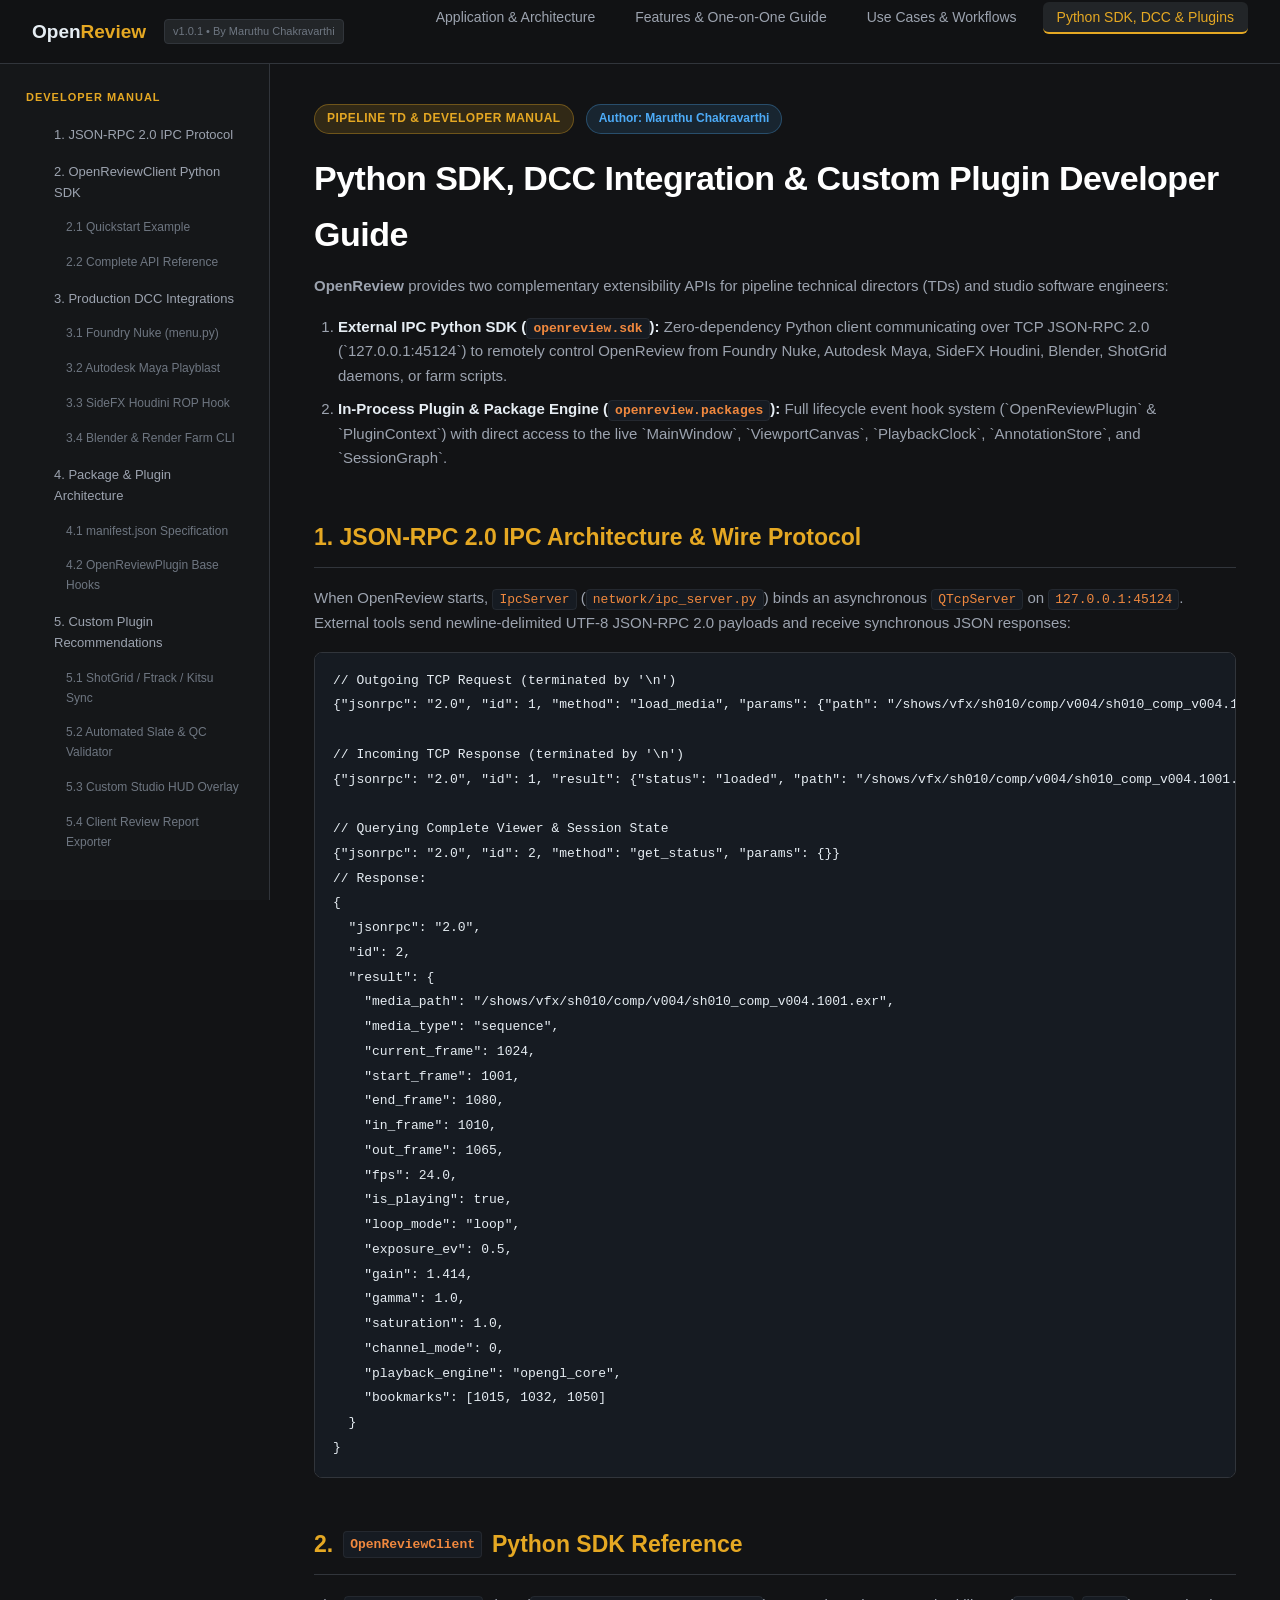
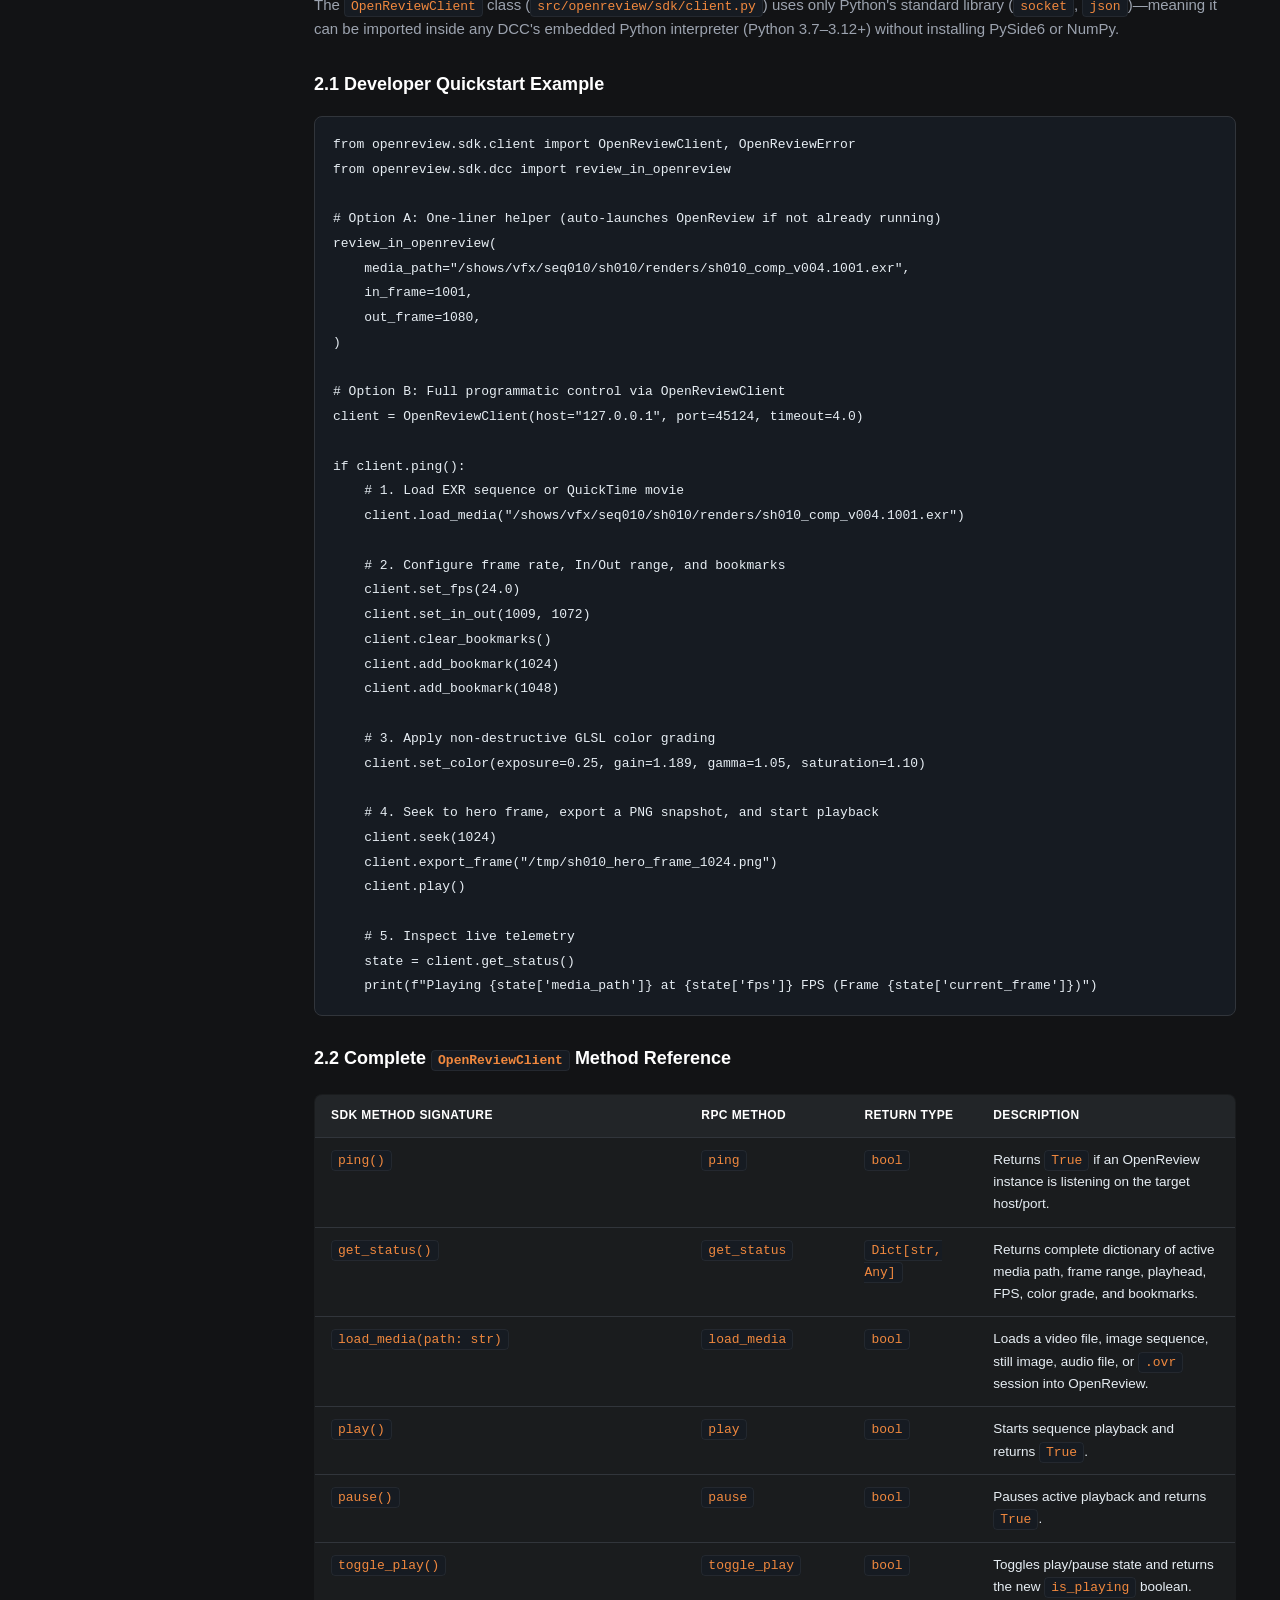
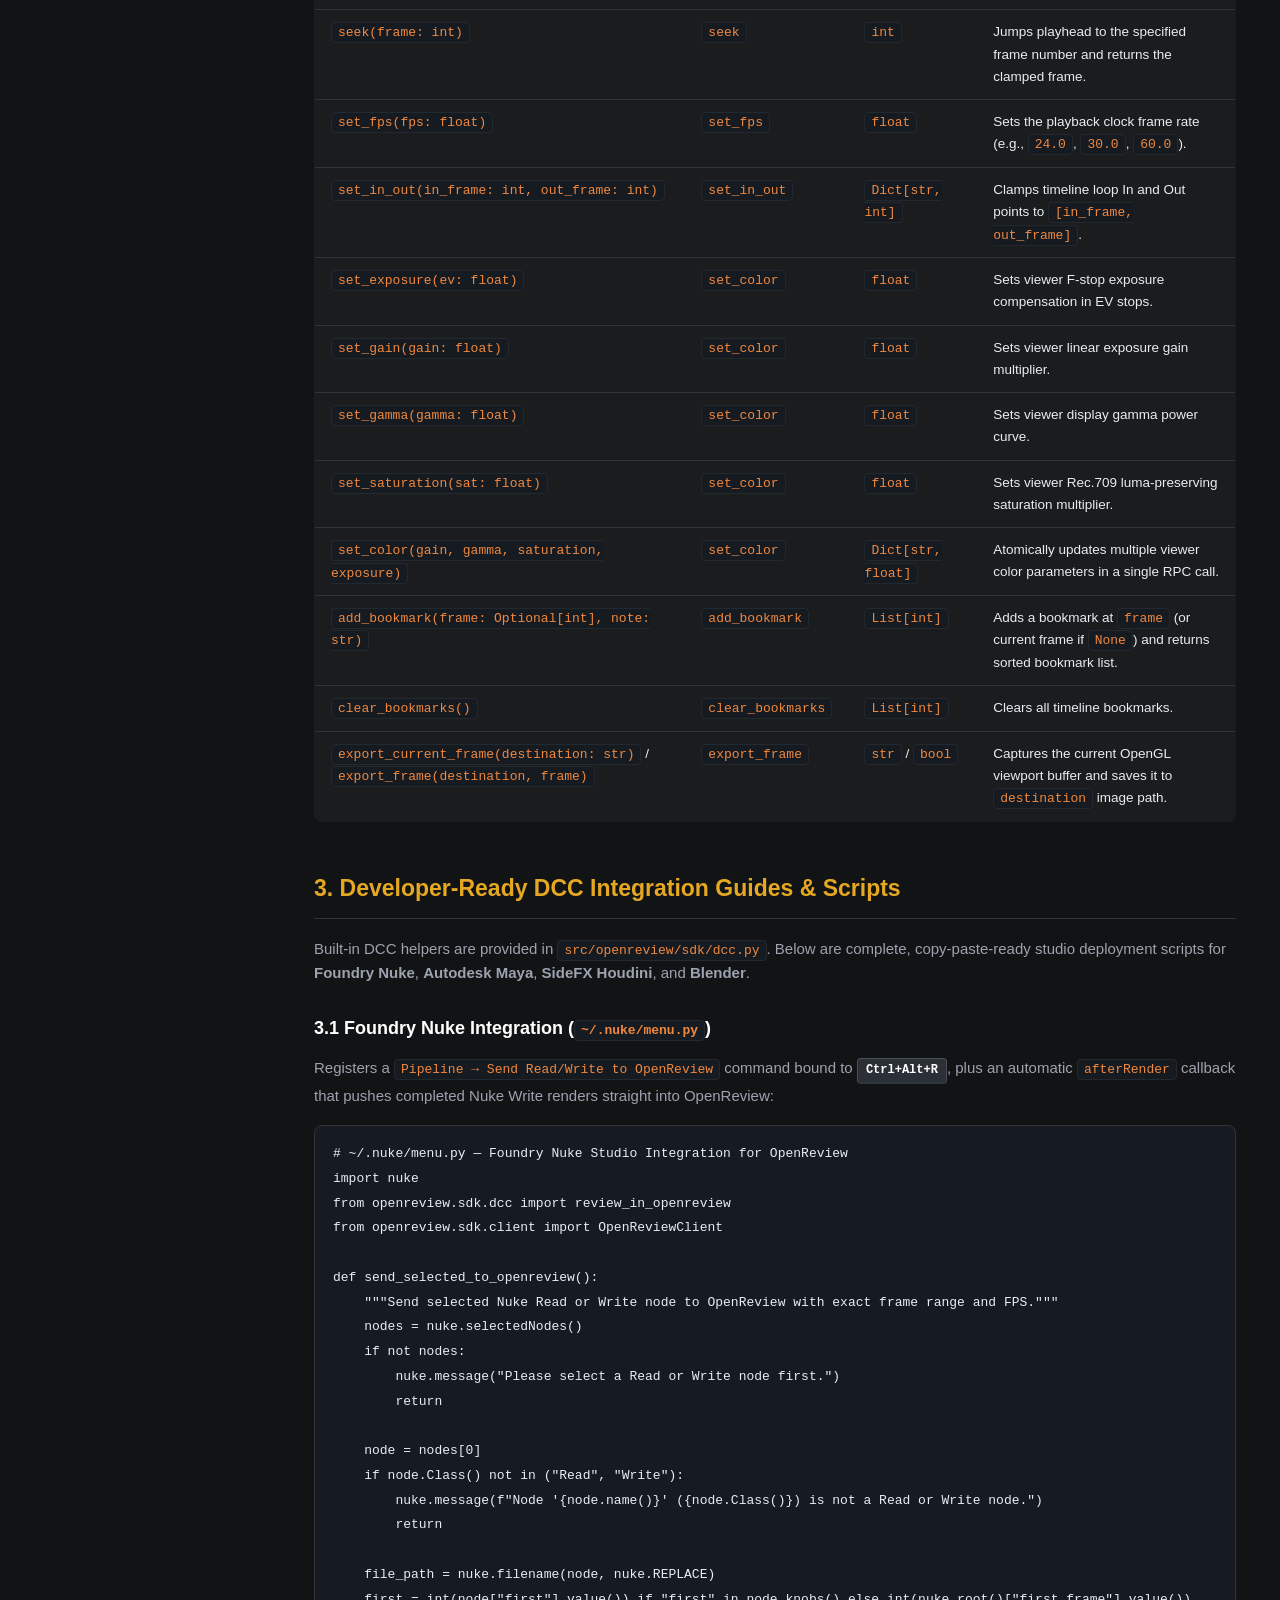
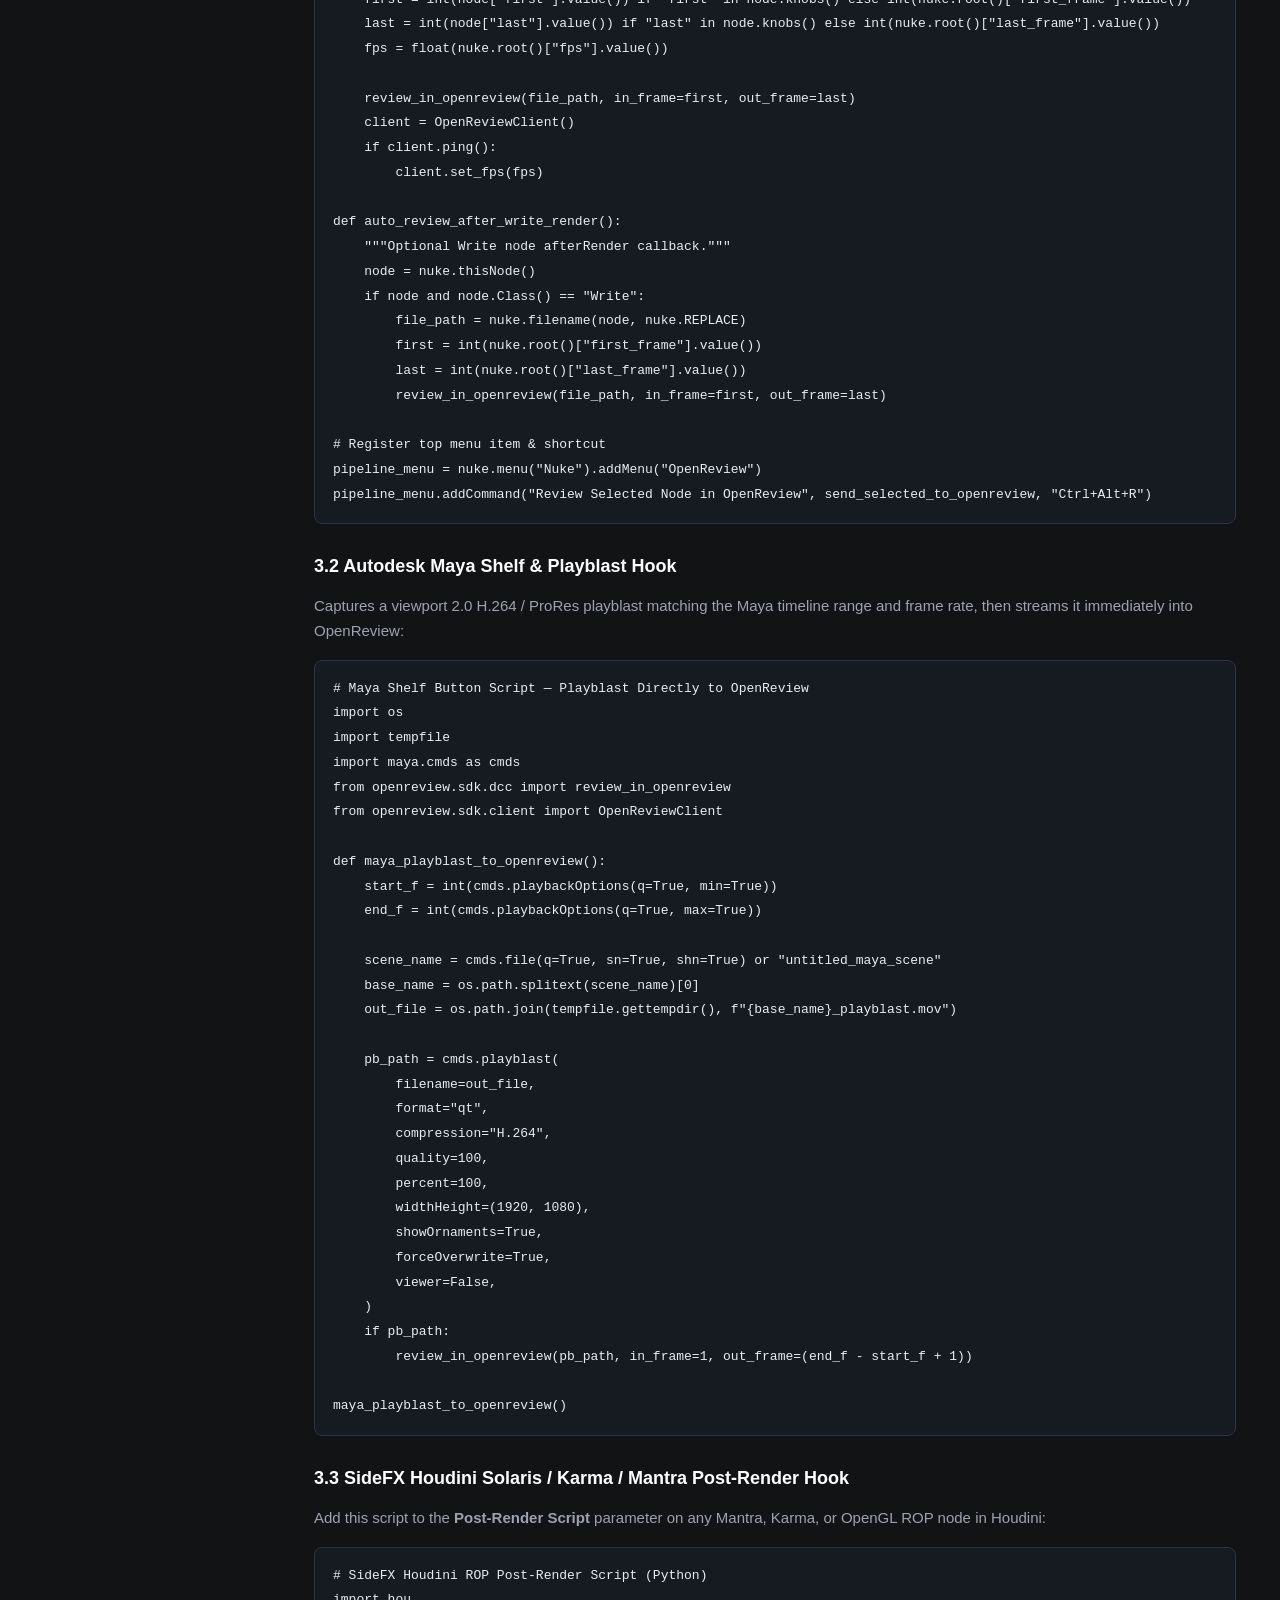
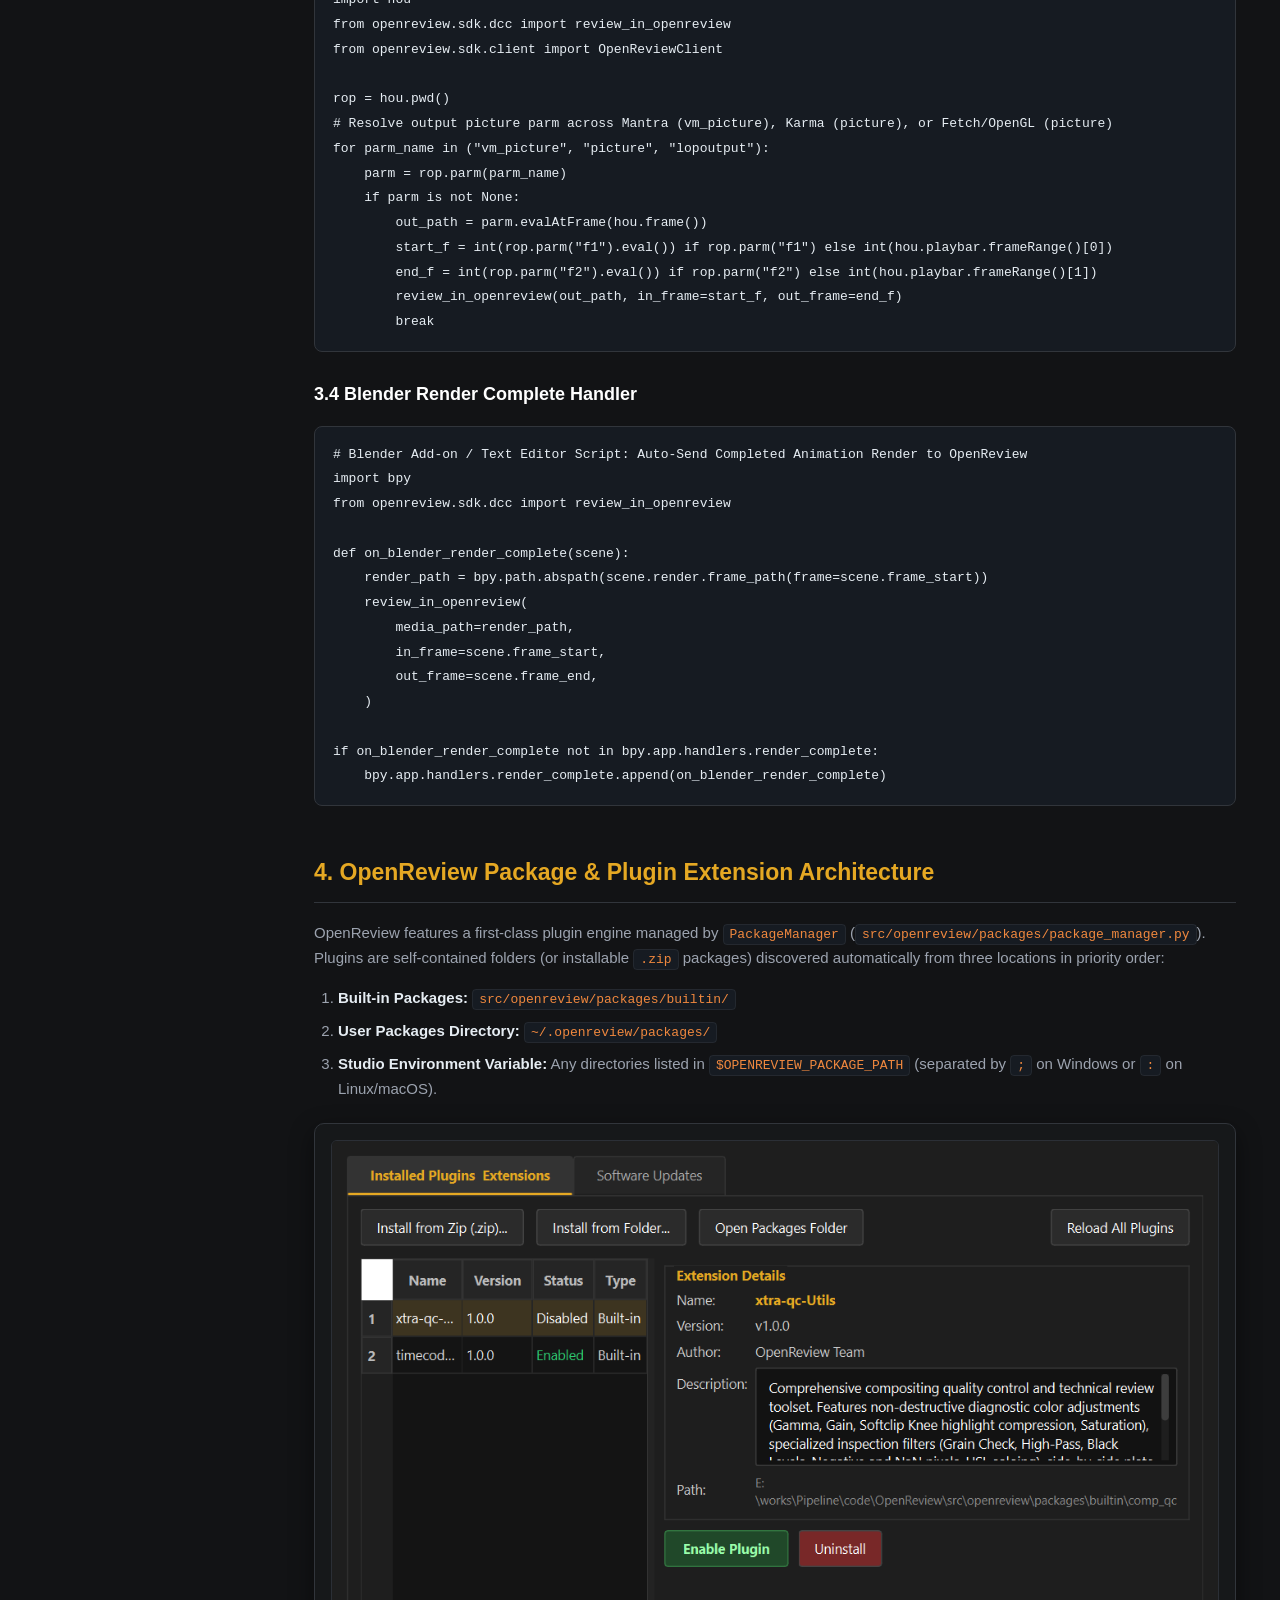
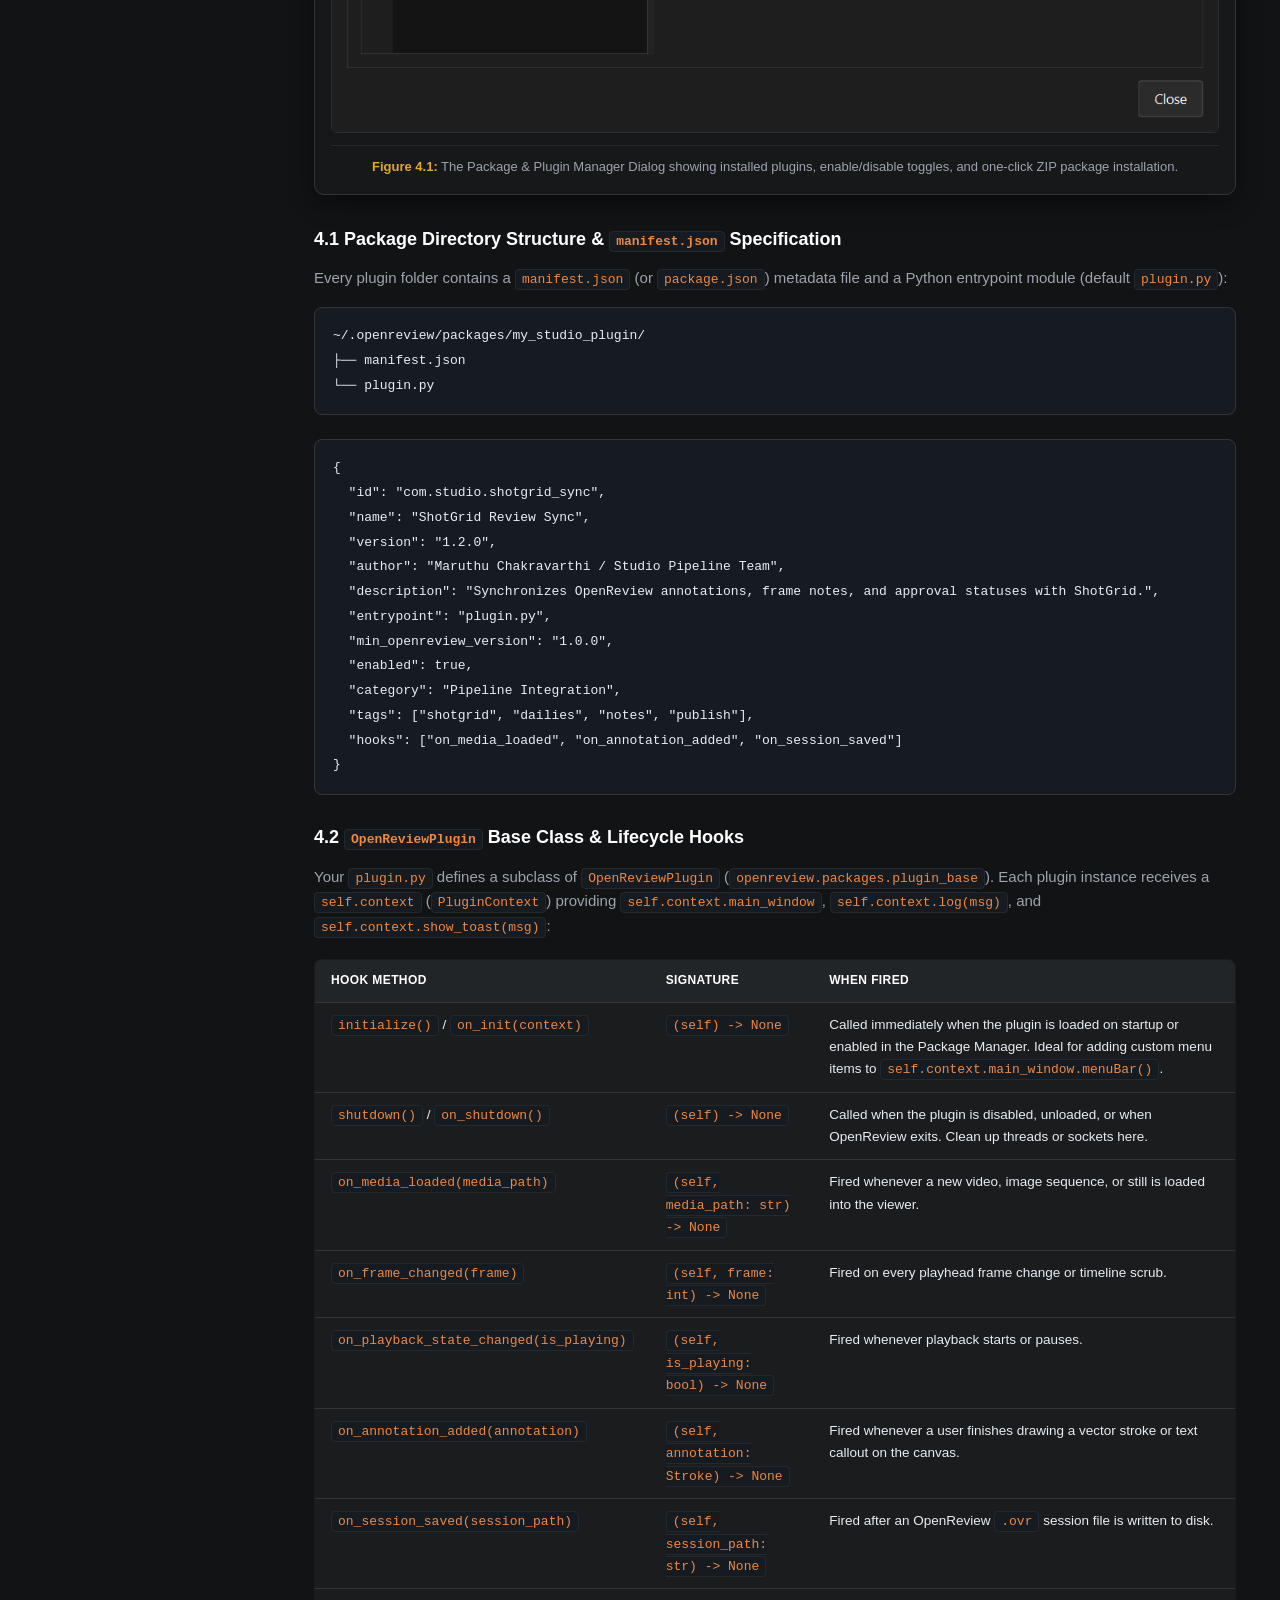
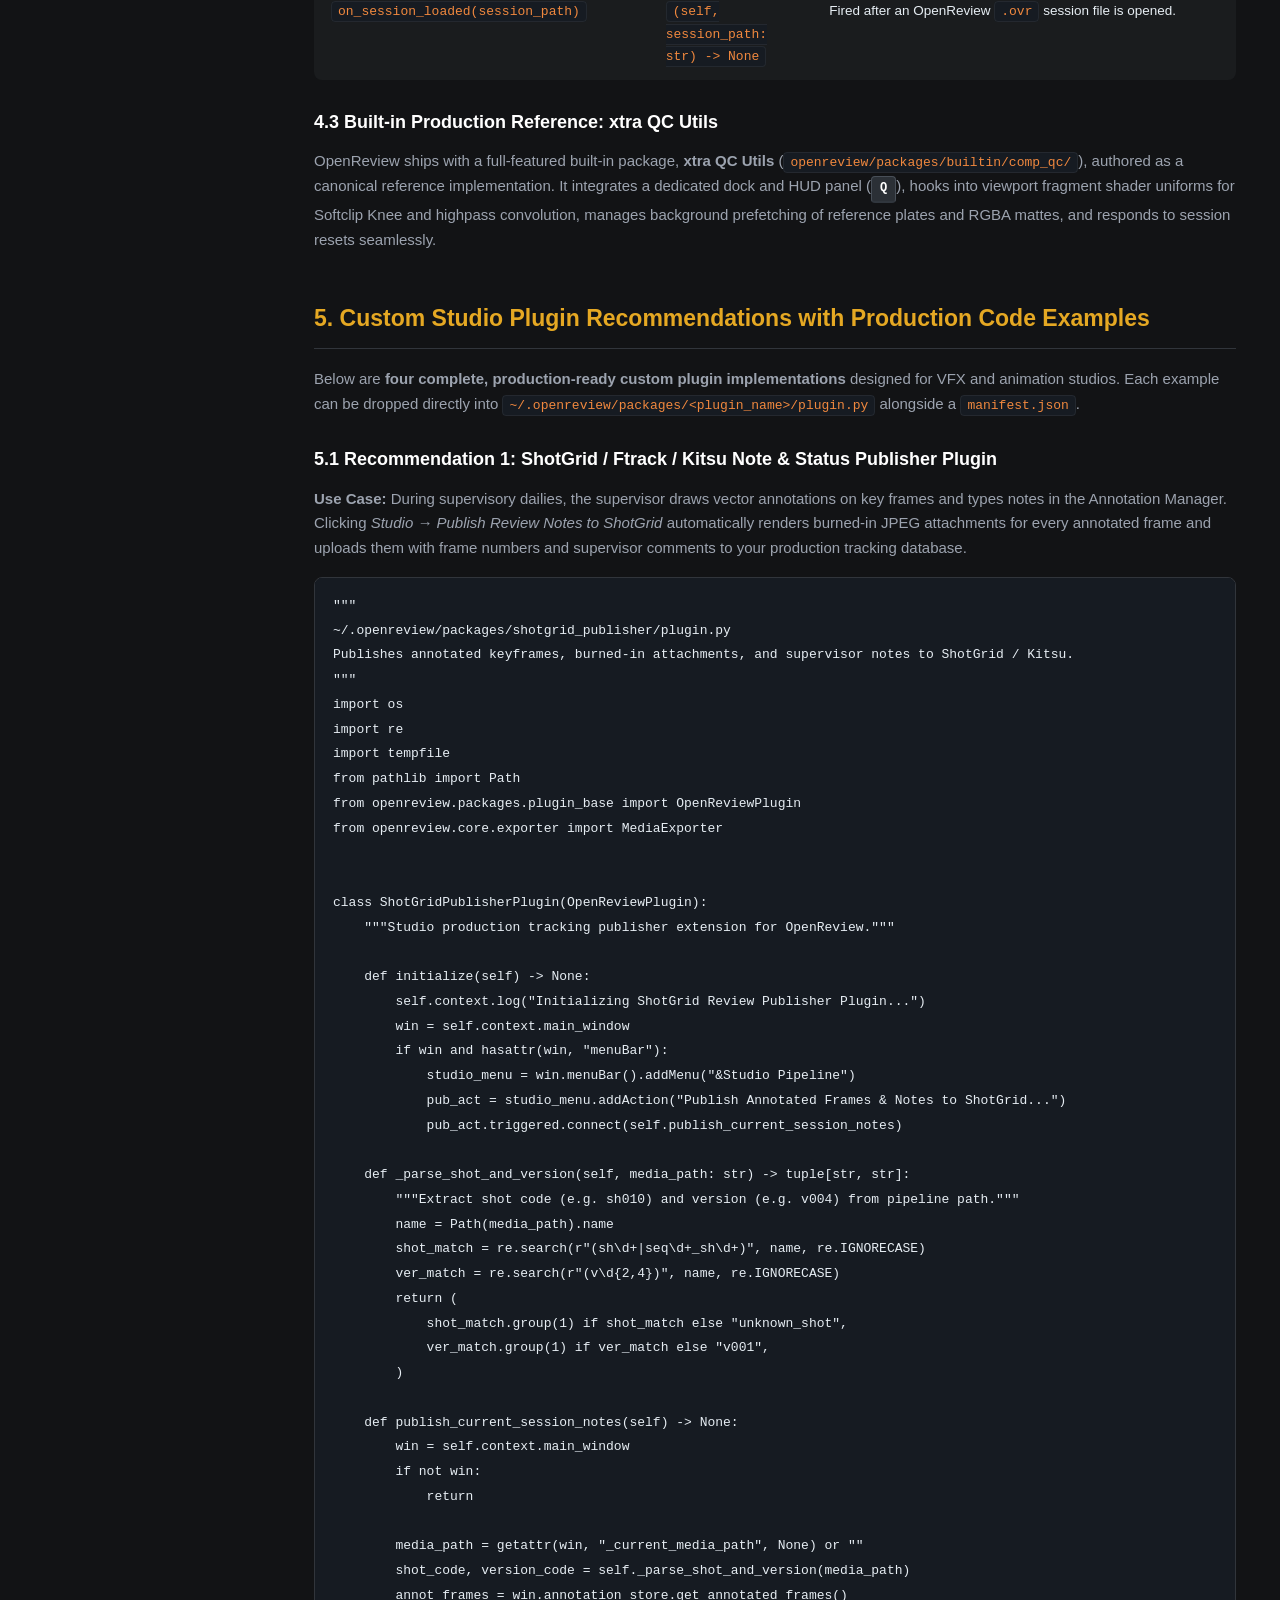
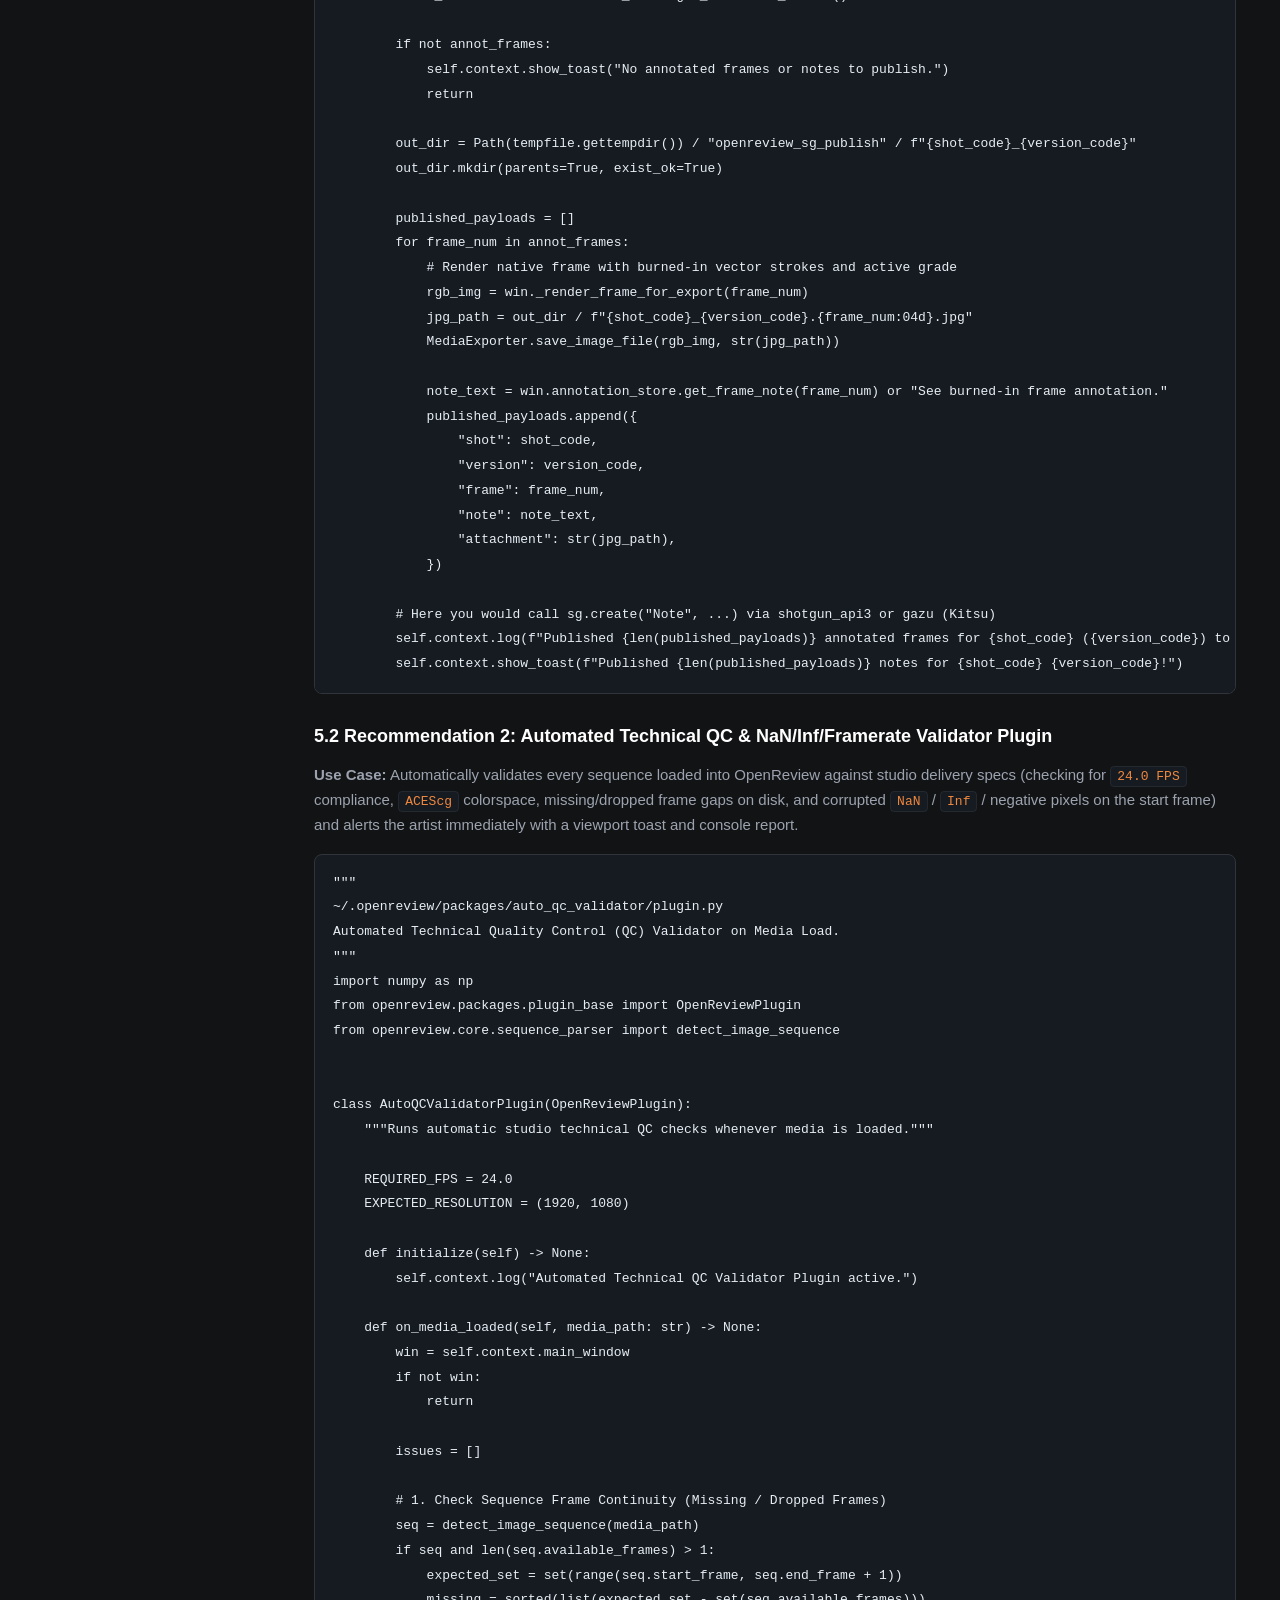
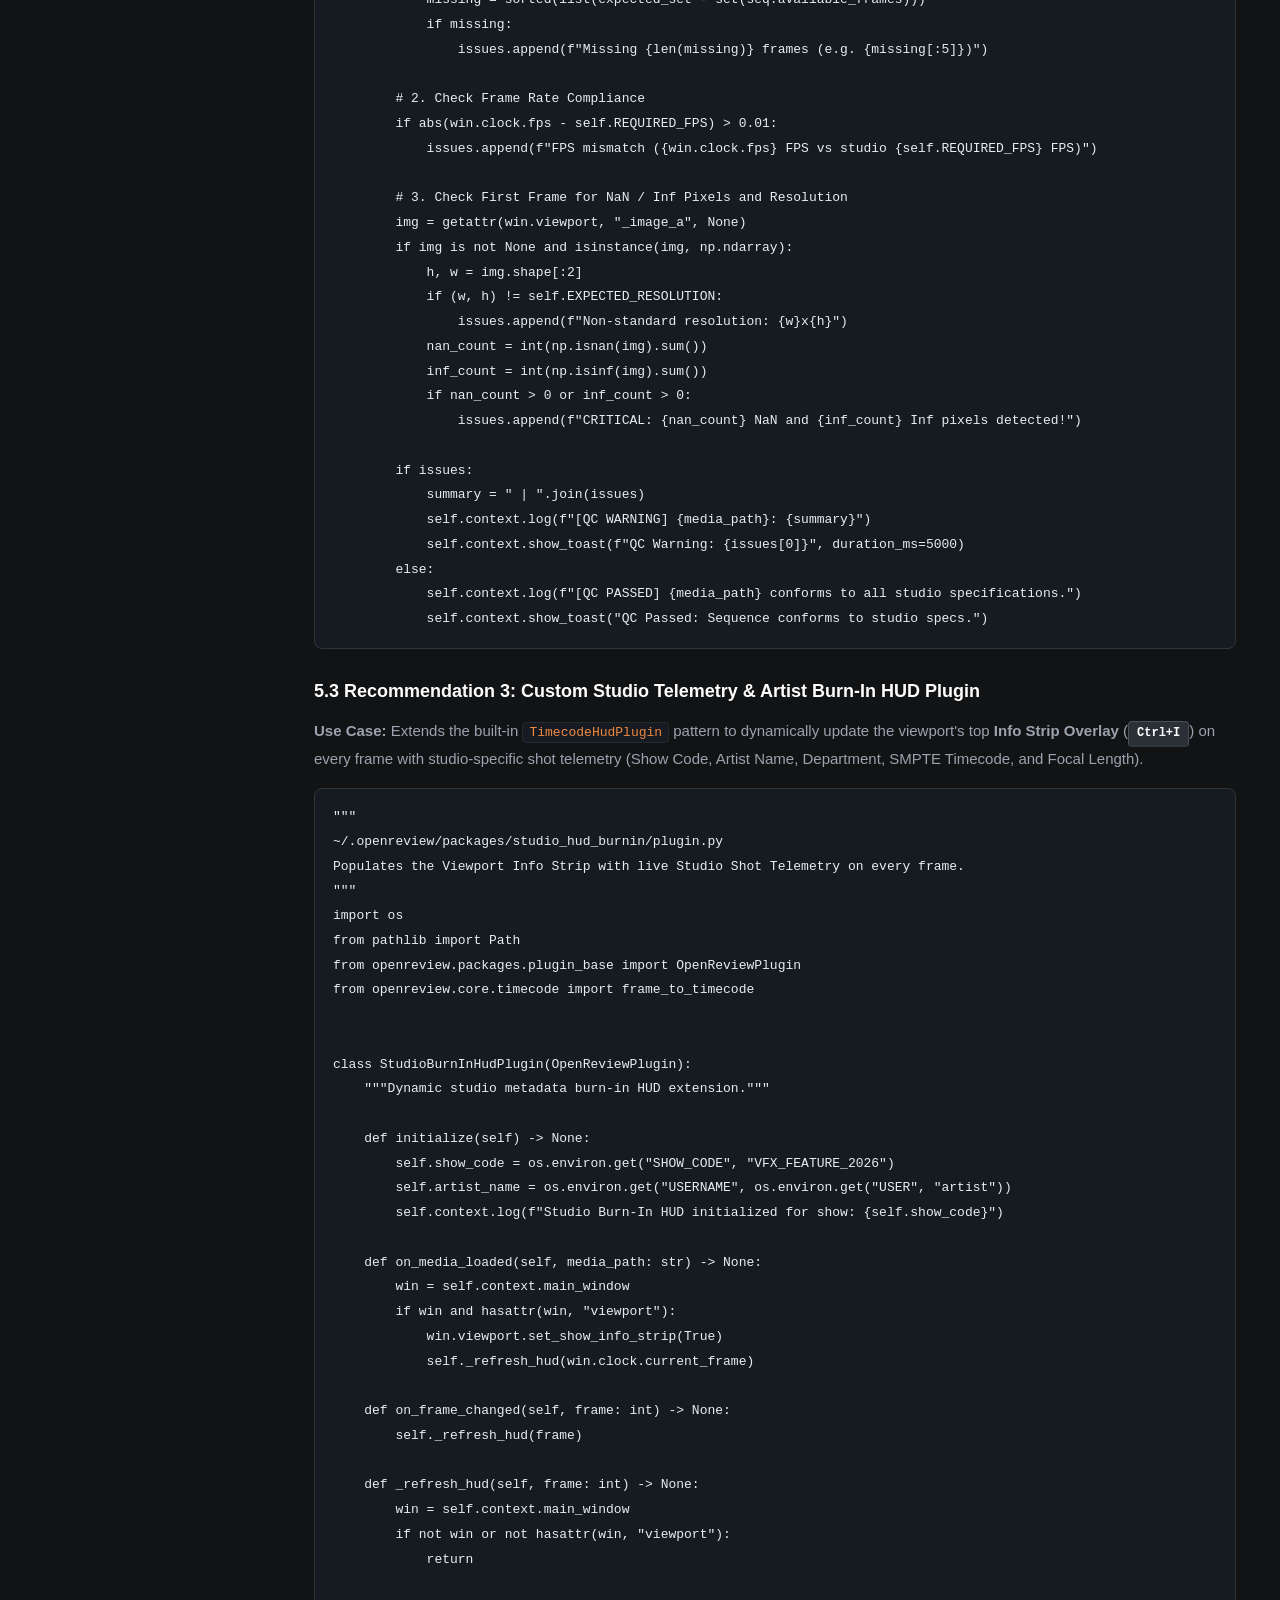
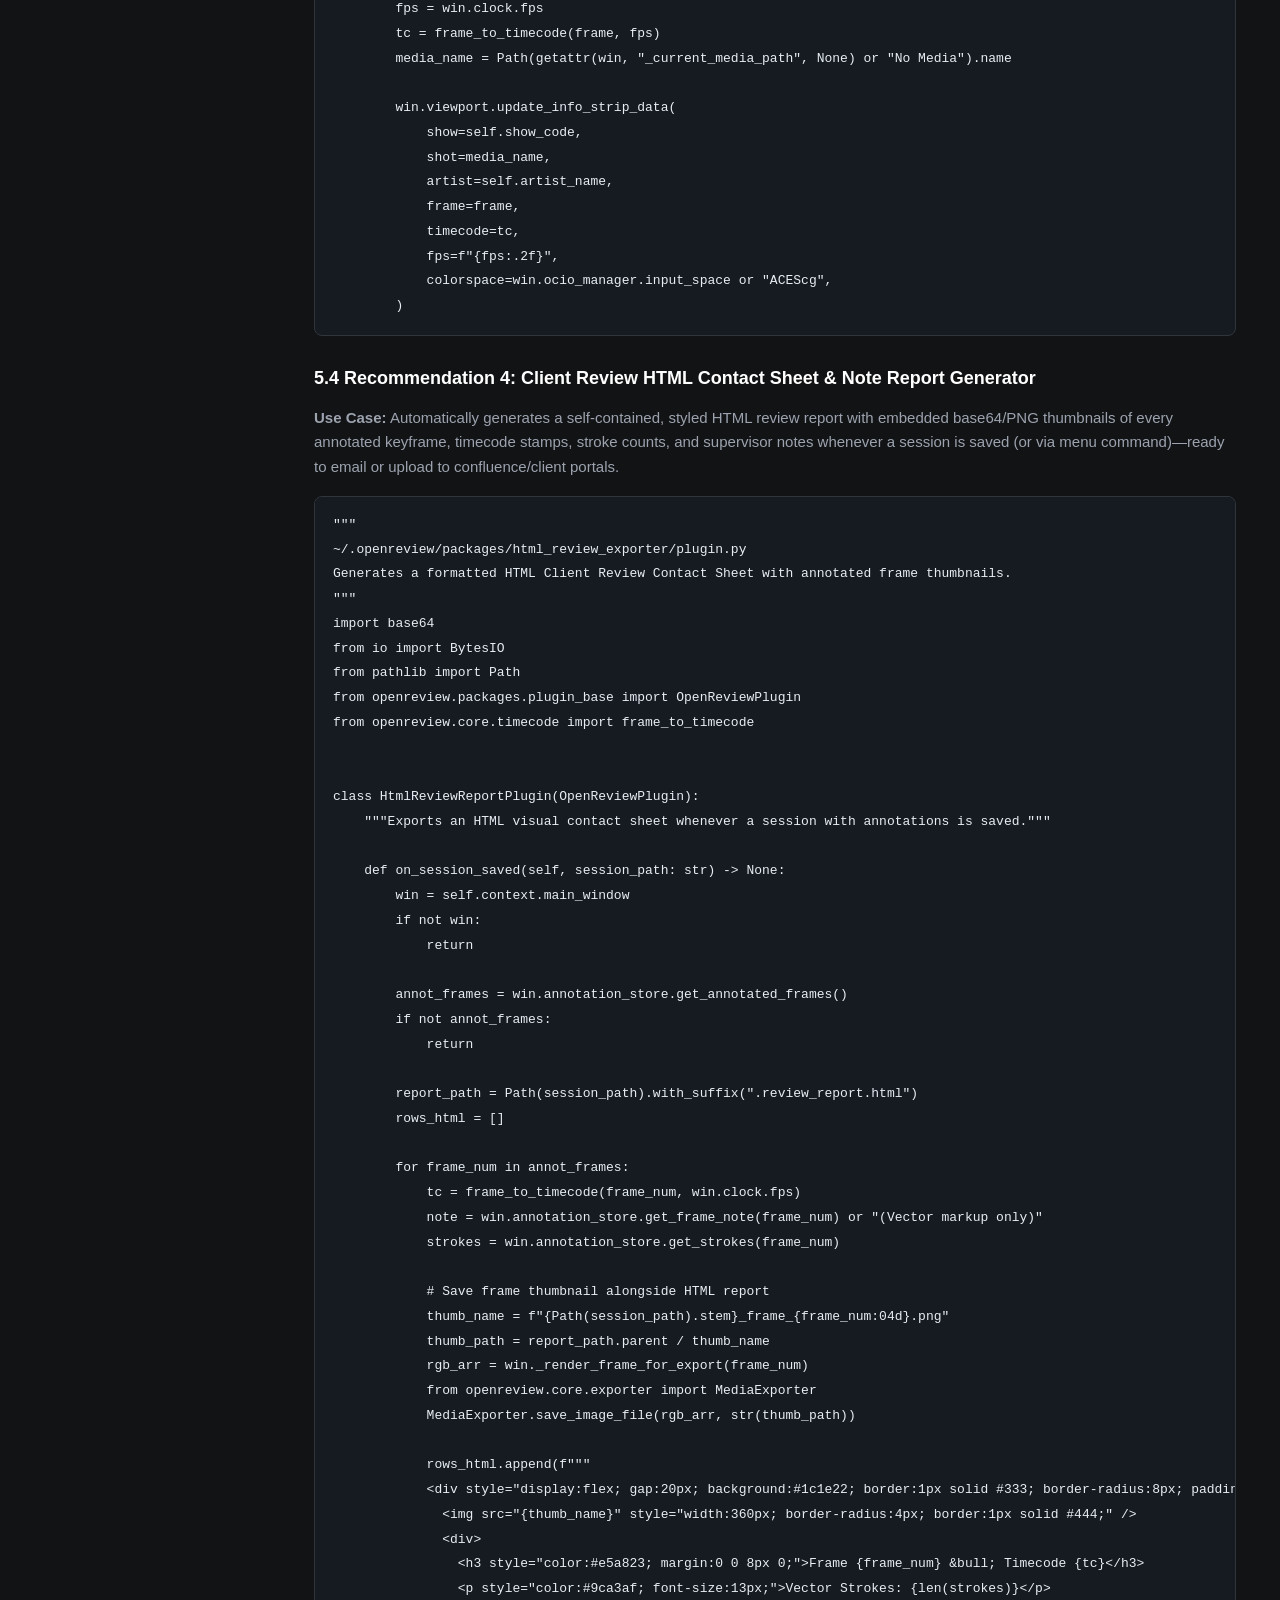
<file: docs/html/sdk.html>
<!DOCTYPE html>
<html lang="en">
<head>
  <meta charset="UTF-8">
  <meta name="viewport" content="width=device-width, initial-scale=1.0">
  <title>OpenReview - Python SDK, DCC Integration &amp; Custom Plugins Guide</title>
  <link rel="stylesheet" href="docs.css">
</head>
<body>

  <header class="docs-header">
    <a href="index.html" class="brand">
      <span>Open<span class="accent">Review</span></span>
      <span class="brand-meta">v1.0.1 • By Maruthu Chakravarthi</span>
    </a>
    <ul class="nav-links">
      <li><a href="index.html">Application &amp; Architecture</a></li>
      <li><a href="features.html">Features &amp; One-on-One Guide</a></li>
      <li><a href="use_cases.html">Use Cases &amp; Workflows</a></li>
      <li><a href="sdk.html" class="active">Python SDK, DCC &amp; Plugins</a></li>
    </ul>
  </header>

  <div class="page-wrapper">
    <!-- Sticky Sidebar TOC -->
    <aside class="docs-sidebar">
      <div class="sidebar-title">Developer Manual</div>
      <ul class="toc-list">
        <li><a href="#ipc-architecture">1. JSON-RPC 2.0 IPC Protocol</a></li>
        <li><a href="#sdk-client-api">2. OpenReviewClient Python SDK</a></li>
        <li><a href="#sdk-quickstart" class="sub-link">2.1 Quickstart Example</a></li>
        <li><a href="#sdk-method-table" class="sub-link">2.2 Complete API Reference</a></li>
        <li><a href="#dcc-integrations">3. Production DCC Integrations</a></li>
        <li><a href="#dcc-nuke" class="sub-link">3.1 Foundry Nuke (menu.py)</a></li>
        <li><a href="#dcc-maya" class="sub-link">3.2 Autodesk Maya Playblast</a></li>
        <li><a href="#dcc-houdini" class="sub-link">3.3 SideFX Houdini ROP Hook</a></li>
        <li><a href="#dcc-blender" class="sub-link">3.4 Blender &amp; Render Farm CLI</a></li>
        <li><a href="#plugin-architecture">4. Package &amp; Plugin Architecture</a></li>
        <li><a href="#plugin-manifest" class="sub-link">4.1 manifest.json Specification</a></li>
        <li><a href="#plugin-hooks" class="sub-link">4.2 OpenReviewPlugin Base Hooks</a></li>
        <li><a href="#custom-plugins">5. Custom Plugin Recommendations</a></li>
        <li><a href="#plug-shotgrid" class="sub-link">5.1 ShotGrid / Ftrack / Kitsu Sync</a></li>
        <li><a href="#plug-qc-validator" class="sub-link">5.2 Automated Slate &amp; QC Validator</a></li>
        <li><a href="#plug-custom-hud" class="sub-link">5.3 Custom Studio HUD Overlay</a></li>
        <li><a href="#plug-html-exporter" class="sub-link">5.4 Client Review Report Exporter</a></li>
      </ul>
    </aside>

    <main class="docs-container">
      <div class="hero-header-row">
        <span class="hero-badge">Pipeline TD &amp; Developer Manual</span>
        <span class="author-badge">Author: Maruthu Chakravarthi</span>
      </div>
      <h1>Python SDK, DCC Integration &amp; Custom Plugin Developer Guide</h1>
      <p>
        <strong>OpenReview</strong> provides two complementary extensibility APIs for pipeline technical directors (TDs) and studio software engineers:
      </p>
      <ol>
        <li><strong>External IPC Python SDK (<code>openreview.sdk</code>):</strong> Zero-dependency Python client communicating over TCP JSON-RPC 2.0 (`127.0.0.1:45124`) to remotely control OpenReview from Foundry Nuke, Autodesk Maya, SideFX Houdini, Blender, ShotGrid daemons, or farm scripts.</li>
        <li><strong>In-Process Plugin &amp; Package Engine (<code>openreview.packages</code>):</strong> Full lifecycle event hook system (`OpenReviewPlugin` &amp; `PluginContext`) with direct access to the live `MainWindow`, `ViewportCanvas`, `PlaybackClock`, `AnnotationStore`, and `SessionGraph`.</li>
      </ol>

      <!-- ================================================================== -->
      <!-- 1. JSON-RPC 2.0 IPC PROTOCOL -->
      <!-- ================================================================== -->
      <h2 id="ipc-architecture">1. JSON-RPC 2.0 IPC Architecture &amp; Wire Protocol</h2>
      <p>
        When OpenReview starts, <code>IpcServer</code> (<code>network/ipc_server.py</code>) binds an asynchronous <code>QTcpServer</code> on <code>127.0.0.1:45124</code>. External tools send newline-delimited UTF-8 JSON-RPC 2.0 payloads and receive synchronous JSON responses:
      </p>

      <pre><code>// Outgoing TCP Request (terminated by '\n')
{"jsonrpc": "2.0", "id": 1, "method": "load_media", "params": {"path": "/shows/vfx/sh010/comp/v004/sh010_comp_v004.1001.exr"}}

// Incoming TCP Response (terminated by '\n')
{"jsonrpc": "2.0", "id": 1, "result": {"status": "loaded", "path": "/shows/vfx/sh010/comp/v004/sh010_comp_v004.1001.exr"}}

// Querying Complete Viewer &amp; Session State
{"jsonrpc": "2.0", "id": 2, "method": "get_status", "params": {}}
// Response:
{
  "jsonrpc": "2.0",
  "id": 2,
  "result": {
    "media_path": "/shows/vfx/sh010/comp/v004/sh010_comp_v004.1001.exr",
    "media_type": "sequence",
    "current_frame": 1024,
    "start_frame": 1001,
    "end_frame": 1080,
    "in_frame": 1010,
    "out_frame": 1065,
    "fps": 24.0,
    "is_playing": true,
    "loop_mode": "loop",
    "exposure_ev": 0.5,
    "gain": 1.414,
    "gamma": 1.0,
    "saturation": 1.0,
    "channel_mode": 0,
    "playback_engine": "opengl_core",
    "bookmarks": [1015, 1032, 1050]
  }
}</code></pre>

      <!-- ================================================================== -->
      <!-- 2. OPENREVIEWCLIENT PYTHON SDK -->
      <!-- ================================================================== -->
      <h2 id="sdk-client-api">2. <code>OpenReviewClient</code> Python SDK Reference</h2>
      <p>
        The <code>OpenReviewClient</code> class (<code>src/openreview/sdk/client.py</code>) uses only Python's standard library (<code>socket</code>, <code>json</code>)—meaning it can be imported inside any DCC's embedded Python interpreter (Python 3.7–3.12+) without installing PySide6 or NumPy.
      </p>

      <h3 id="sdk-quickstart">2.1 Developer Quickstart Example</h3>
      <pre><code>from openreview.sdk.client import OpenReviewClient, OpenReviewError
from openreview.sdk.dcc import review_in_openreview

# Option A: One-liner helper (auto-launches OpenReview if not already running)
review_in_openreview(
    media_path="/shows/vfx/seq010/sh010/renders/sh010_comp_v004.1001.exr",
    in_frame=1001,
    out_frame=1080,
)

# Option B: Full programmatic control via OpenReviewClient
client = OpenReviewClient(host="127.0.0.1", port=45124, timeout=4.0)

if client.ping():
    # 1. Load EXR sequence or QuickTime movie
    client.load_media("/shows/vfx/seq010/sh010/renders/sh010_comp_v004.1001.exr")

    # 2. Configure frame rate, In/Out range, and bookmarks
    client.set_fps(24.0)
    client.set_in_out(1009, 1072)
    client.clear_bookmarks()
    client.add_bookmark(1024)
    client.add_bookmark(1048)

    # 3. Apply non-destructive GLSL color grading
    client.set_color(exposure=0.25, gain=1.189, gamma=1.05, saturation=1.10)

    # 4. Seek to hero frame, export a PNG snapshot, and start playback
    client.seek(1024)
    client.export_frame("/tmp/sh010_hero_frame_1024.png")
    client.play()

    # 5. Inspect live telemetry
    state = client.get_status()
    print(f"Playing {state['media_path']} at {state['fps']} FPS (Frame {state['current_frame']})")</code></pre>

      <h3 id="sdk-method-table">2.2 Complete <code>OpenReviewClient</code> Method Reference</h3>
      <table>
        <thead>
          <tr>
            <th>SDK Method Signature</th>
            <th>RPC Method</th>
            <th>Return Type</th>
            <th>Description</th>
          </tr>
        </thead>
        <tbody>
          <tr>
            <td><code>ping()</code></td>
            <td><code>ping</code></td>
            <td><code>bool</code></td>
            <td>Returns <code>True</code> if an OpenReview instance is listening on the target host/port.</td>
          </tr>
          <tr>
            <td><code>get_status()</code></td>
            <td><code>get_status</code></td>
            <td><code>Dict[str, Any]</code></td>
            <td>Returns complete dictionary of active media path, frame range, playhead, FPS, color grade, and bookmarks.</td>
          </tr>
          <tr>
            <td><code>load_media(path: str)</code></td>
            <td><code>load_media</code></td>
            <td><code>bool</code></td>
            <td>Loads a video file, image sequence, still image, audio file, or <code>.ovr</code> session into OpenReview.</td>
          </tr>
          <tr>
            <td><code>play()</code></td>
            <td><code>play</code></td>
            <td><code>bool</code></td>
            <td>Starts sequence playback and returns <code>True</code>.</td>
          </tr>
          <tr>
            <td><code>pause()</code></td>
            <td><code>pause</code></td>
            <td><code>bool</code></td>
            <td>Pauses active playback and returns <code>True</code>.</td>
          </tr>
          <tr>
            <td><code>toggle_play()</code></td>
            <td><code>toggle_play</code></td>
            <td><code>bool</code></td>
            <td>Toggles play/pause state and returns the new <code>is_playing</code> boolean.</td>
          </tr>
          <tr>
            <td><code>seek(frame: int)</code></td>
            <td><code>seek</code></td>
            <td><code>int</code></td>
            <td>Jumps playhead to the specified frame number and returns the clamped frame.</td>
          </tr>
          <tr>
            <td><code>set_fps(fps: float)</code></td>
            <td><code>set_fps</code></td>
            <td><code>float</code></td>
            <td>Sets the playback clock frame rate (e.g., <code>24.0</code>, <code>30.0</code>, <code>60.0</code>).</td>
          </tr>
          <tr>
            <td><code>set_in_out(in_frame: int, out_frame: int)</code></td>
            <td><code>set_in_out</code></td>
            <td><code>Dict[str, int]</code></td>
            <td>Clamps timeline loop In and Out points to <code>[in_frame, out_frame]</code>.</td>
          </tr>
          <tr>
            <td><code>set_exposure(ev: float)</code></td>
            <td><code>set_color</code></td>
            <td><code>float</code></td>
            <td>Sets viewer F-stop exposure compensation in EV stops.</td>
          </tr>
          <tr>
            <td><code>set_gain(gain: float)</code></td>
            <td><code>set_color</code></td>
            <td><code>float</code></td>
            <td>Sets viewer linear exposure gain multiplier.</td>
          </tr>
          <tr>
            <td><code>set_gamma(gamma: float)</code></td>
            <td><code>set_color</code></td>
            <td><code>float</code></td>
            <td>Sets viewer display gamma power curve.</td>
          </tr>
          <tr>
            <td><code>set_saturation(sat: float)</code></td>
            <td><code>set_color</code></td>
            <td><code>float</code></td>
            <td>Sets viewer Rec.709 luma-preserving saturation multiplier.</td>
          </tr>
          <tr>
            <td><code>set_color(gain, gamma, saturation, exposure)</code></td>
            <td><code>set_color</code></td>
            <td><code>Dict[str, float]</code></td>
            <td>Atomically updates multiple viewer color parameters in a single RPC call.</td>
          </tr>
          <tr>
            <td><code>add_bookmark(frame: Optional[int], note: str)</code></td>
            <td><code>add_bookmark</code></td>
            <td><code>List[int]</code></td>
            <td>Adds a bookmark at <code>frame</code> (or current frame if <code>None</code>) and returns sorted bookmark list.</td>
          </tr>
          <tr>
            <td><code>clear_bookmarks()</code></td>
            <td><code>clear_bookmarks</code></td>
            <td><code>List[int]</code></td>
            <td>Clears all timeline bookmarks.</td>
          </tr>
          <tr>
            <td><code>export_current_frame(destination: str)</code> / <code>export_frame(destination, frame)</code></td>
            <td><code>export_frame</code></td>
            <td><code>str</code> / <code>bool</code></td>
            <td>Captures the current OpenGL viewport buffer and saves it to <code>destination</code> image path.</td>
          </tr>
        </tbody>
      </table>

      <!-- ================================================================== -->
      <!-- 3. PRODUCTION DCC INTEGRATIONS -->
      <!-- ================================================================== -->
      <h2 id="dcc-integrations">3. Developer-Ready DCC Integration Guides &amp; Scripts</h2>
      <p>
        Built-in DCC helpers are provided in <code>src/openreview/sdk/dcc.py</code>. Below are complete, copy-paste-ready studio deployment scripts for <strong>Foundry Nuke</strong>, <strong>Autodesk Maya</strong>, <strong>SideFX Houdini</strong>, and <strong>Blender</strong>.
      </p>

      <h3 id="dcc-nuke">3.1 Foundry Nuke Integration (<code>~/.nuke/menu.py</code>)</h3>
      <p>
        Registers a <code>Pipeline &rarr; Send Read/Write to OpenReview</code> command bound to <span class="key-badge">Ctrl+Alt+R</span>, plus an automatic <code>afterRender</code> callback that pushes completed Nuke Write renders straight into OpenReview:
      </p>
      <pre><code># ~/.nuke/menu.py — Foundry Nuke Studio Integration for OpenReview
import nuke
from openreview.sdk.dcc import review_in_openreview
from openreview.sdk.client import OpenReviewClient

def send_selected_to_openreview():
    """Send selected Nuke Read or Write node to OpenReview with exact frame range and FPS."""
    nodes = nuke.selectedNodes()
    if not nodes:
        nuke.message("Please select a Read or Write node first.")
        return

    node = nodes[0]
    if node.Class() not in ("Read", "Write"):
        nuke.message(f"Node '{node.name()}' ({node.Class()}) is not a Read or Write node.")
        return

    file_path = nuke.filename(node, nuke.REPLACE)
    first = int(node["first"].value()) if "first" in node.knobs() else int(nuke.root()["first_frame"].value())
    last = int(node["last"].value()) if "last" in node.knobs() else int(nuke.root()["last_frame"].value())
    fps = float(nuke.root()["fps"].value())

    review_in_openreview(file_path, in_frame=first, out_frame=last)
    client = OpenReviewClient()
    if client.ping():
        client.set_fps(fps)

def auto_review_after_write_render():
    """Optional Write node afterRender callback."""
    node = nuke.thisNode()
    if node and node.Class() == "Write":
        file_path = nuke.filename(node, nuke.REPLACE)
        first = int(nuke.root()["first_frame"].value())
        last = int(nuke.root()["last_frame"].value())
        review_in_openreview(file_path, in_frame=first, out_frame=last)

# Register top menu item &amp; shortcut
pipeline_menu = nuke.menu("Nuke").addMenu("OpenReview")
pipeline_menu.addCommand("Review Selected Node in OpenReview", send_selected_to_openreview, "Ctrl+Alt+R")</code></pre>

      <h3 id="dcc-maya">3.2 Autodesk Maya Shelf &amp; Playblast Hook</h3>
      <p>
        Captures a viewport 2.0 H.264 / ProRes playblast matching the Maya timeline range and frame rate, then streams it immediately into OpenReview:
      </p>
      <pre><code># Maya Shelf Button Script — Playblast Directly to OpenReview
import os
import tempfile
import maya.cmds as cmds
from openreview.sdk.dcc import review_in_openreview
from openreview.sdk.client import OpenReviewClient

def maya_playblast_to_openreview():
    start_f = int(cmds.playbackOptions(q=True, min=True))
    end_f = int(cmds.playbackOptions(q=True, max=True))

    scene_name = cmds.file(q=True, sn=True, shn=True) or "untitled_maya_scene"
    base_name = os.path.splitext(scene_name)[0]
    out_file = os.path.join(tempfile.gettempdir(), f"{base_name}_playblast.mov")

    pb_path = cmds.playblast(
        filename=out_file,
        format="qt",
        compression="H.264",
        quality=100,
        percent=100,
        widthHeight=(1920, 1080),
        showOrnaments=True,
        forceOverwrite=True,
        viewer=False,
    )
    if pb_path:
        review_in_openreview(pb_path, in_frame=1, out_frame=(end_f - start_f + 1))

maya_playblast_to_openreview()</code></pre>

      <h3 id="dcc-houdini">3.3 SideFX Houdini Solaris / Karma / Mantra Post-Render Hook</h3>
      <p>
        Add this script to the <strong>Post-Render Script</strong> parameter on any Mantra, Karma, or OpenGL ROP node in Houdini:
      </p>
      <pre><code># SideFX Houdini ROP Post-Render Script (Python)
import hou
from openreview.sdk.dcc import review_in_openreview
from openreview.sdk.client import OpenReviewClient

rop = hou.pwd()
# Resolve output picture parm across Mantra (vm_picture), Karma (picture), or Fetch/OpenGL (picture)
for parm_name in ("vm_picture", "picture", "lopoutput"):
    parm = rop.parm(parm_name)
    if parm is not None:
        out_path = parm.evalAtFrame(hou.frame())
        start_f = int(rop.parm("f1").eval()) if rop.parm("f1") else int(hou.playbar.frameRange()[0])
        end_f = int(rop.parm("f2").eval()) if rop.parm("f2") else int(hou.playbar.frameRange()[1])
        review_in_openreview(out_path, in_frame=start_f, out_frame=end_f)
        break</code></pre>

      <h3 id="dcc-blender">3.4 Blender Render Complete Handler</h3>
      <pre><code># Blender Add-on / Text Editor Script: Auto-Send Completed Animation Render to OpenReview
import bpy
from openreview.sdk.dcc import review_in_openreview

def on_blender_render_complete(scene):
    render_path = bpy.path.abspath(scene.render.frame_path(frame=scene.frame_start))
    review_in_openreview(
        media_path=render_path,
        in_frame=scene.frame_start,
        out_frame=scene.frame_end,
    )

if on_blender_render_complete not in bpy.app.handlers.render_complete:
    bpy.app.handlers.render_complete.append(on_blender_render_complete)</code></pre>

      <!-- ================================================================== -->
      <!-- 4. PACKAGE & PLUGIN ARCHITECTURE -->
      <!-- ================================================================== -->
      <h2 id="plugin-architecture">4. OpenReview Package &amp; Plugin Extension Architecture</h2>
      <p>
        OpenReview features a first-class plugin engine managed by <code>PackageManager</code> (<code>src/openreview/packages/package_manager.py</code>). Plugins are self-contained folders (or installable <code>.zip</code> packages) discovered automatically from three locations in priority order:
      </p>
      <ol>
        <li><strong>Built-in Packages:</strong> <code>src/openreview/packages/builtin/</code></li>
        <li><strong>User Packages Directory:</strong> <code>~/.openreview/packages/</code></li>
        <li><strong>Studio Environment Variable:</strong> Any directories listed in <code>$OPENREVIEW_PACKAGE_PATH</code> (separated by <code>;</code> on Windows or <code>:</code> on Linux/macOS).</li>
      </ol>

      <figure class="doc-figure">
        <img src="assets/screenshots/dialog_package_manager.png" alt="Package and Plugin Manager Dialog">
        <figcaption><strong>Figure 4.1:</strong> The Package &amp; Plugin Manager Dialog showing installed plugins, enable/disable toggles, and one-click ZIP package installation.</figcaption>
      </figure>

      <h3 id="plugin-manifest">4.1 Package Directory Structure &amp; <code>manifest.json</code> Specification</h3>
      <p>Every plugin folder contains a <code>manifest.json</code> (or <code>package.json</code>) metadata file and a Python entrypoint module (default <code>plugin.py</code>):</p>
      <pre><code>~/.openreview/packages/my_studio_plugin/
├── manifest.json
└── plugin.py</code></pre>
      <pre><code>{
  "id": "com.studio.shotgrid_sync",
  "name": "ShotGrid Review Sync",
  "version": "1.2.0",
  "author": "Maruthu Chakravarthi / Studio Pipeline Team",
  "description": "Synchronizes OpenReview annotations, frame notes, and approval statuses with ShotGrid.",
  "entrypoint": "plugin.py",
  "min_openreview_version": "1.0.0",
  "enabled": true,
  "category": "Pipeline Integration",
  "tags": ["shotgrid", "dailies", "notes", "publish"],
  "hooks": ["on_media_loaded", "on_annotation_added", "on_session_saved"]
}</code></pre>

      <h3 id="plugin-hooks">4.2 <code>OpenReviewPlugin</code> Base Class &amp; Lifecycle Hooks</h3>
      <p>
        Your <code>plugin.py</code> defines a subclass of <code>OpenReviewPlugin</code> (<code>openreview.packages.plugin_base</code>). Each plugin instance receives a <code>self.context</code> (<code>PluginContext</code>) providing <code>self.context.main_window</code>, <code>self.context.log(msg)</code>, and <code>self.context.show_toast(msg)</code>:
      </p>
      <table>
        <thead>
          <tr>
            <th>Hook Method</th>
            <th>Signature</th>
            <th>When Fired</th>
          </tr>
        </thead>
        <tbody>
          <tr>
            <td><code>initialize()</code> / <code>on_init(context)</code></td>
            <td><code>(self) -&gt; None</code></td>
            <td>Called immediately when the plugin is loaded on startup or enabled in the Package Manager. Ideal for adding custom menu items to <code>self.context.main_window.menuBar()</code>.</td>
          </tr>
          <tr>
            <td><code>shutdown()</code> / <code>on_shutdown()</code></td>
            <td><code>(self) -&gt; None</code></td>
            <td>Called when the plugin is disabled, unloaded, or when OpenReview exits. Clean up threads or sockets here.</td>
          </tr>
          <tr>
            <td><code>on_media_loaded(media_path)</code></td>
            <td><code>(self, media_path: str) -&gt; None</code></td>
            <td>Fired whenever a new video, image sequence, or still is loaded into the viewer.</td>
          </tr>
          <tr>
            <td><code>on_frame_changed(frame)</code></td>
            <td><code>(self, frame: int) -&gt; None</code></td>
            <td>Fired on every playhead frame change or timeline scrub.</td>
          </tr>
          <tr>
            <td><code>on_playback_state_changed(is_playing)</code></td>
            <td><code>(self, is_playing: bool) -&gt; None</code></td>
            <td>Fired whenever playback starts or pauses.</td>
          </tr>
          <tr>
            <td><code>on_annotation_added(annotation)</code></td>
            <td><code>(self, annotation: Stroke) -&gt; None</code></td>
            <td>Fired whenever a user finishes drawing a vector stroke or text callout on the canvas.</td>
          </tr>
          <tr>
            <td><code>on_session_saved(session_path)</code></td>
            <td><code>(self, session_path: str) -&gt; None</code></td>
            <td>Fired after an OpenReview <code>.ovr</code> session file is written to disk.</td>
          </tr>
          <tr>
            <td><code>on_session_loaded(session_path)</code></td>
            <td><code>(self, session_path: str) -&gt; None</code></td>
            <td>Fired after an OpenReview <code>.ovr</code> session file is opened.</td>
          </tr>
        </tbody>
      </table>

      <!-- 4.3 Built-in Production Reference: xtra QC Utils -->
      <h3 id="plugin-builtin-qc">4.3 Built-in Production Reference: xtra QC Utils</h3>
      <p>
        OpenReview ships with a full-featured built-in package, <strong>xtra QC Utils</strong> (<code>openreview/packages/builtin/comp_qc/</code>), authored as a canonical reference implementation. It integrates a dedicated dock and HUD panel (<span class="key-badge">Q</span>), hooks into viewport fragment shader uniforms for Softclip Knee and highpass convolution, manages background prefetching of reference plates and RGBA mattes, and responds to session resets seamlessly.
      </p>

      <!-- ================================================================== -->
      <!-- 5. CUSTOM PLUGIN RECOMMENDATIONS WITH COMPLETE EXAMPLES -->
      <!-- ================================================================== -->
      <h2 id="custom-plugins">5. Custom Studio Plugin Recommendations with Production Code Examples</h2>
      <p>
        Below are <strong>four complete, production-ready custom plugin implementations</strong> designed for VFX and animation studios. Each example can be dropped directly into <code>~/.openreview/packages/&lt;plugin_name&gt;/plugin.py</code> alongside a <code>manifest.json</code>.
      </p>

      <!-- 5.1 ShotGrid / Ftrack / Kitsu Sync Plugin -->
      <h3 id="plug-shotgrid">5.1 Recommendation 1: ShotGrid / Ftrack / Kitsu Note &amp; Status Publisher Plugin</h3>
      <p>
        <strong>Use Case:</strong> During supervisory dailies, the supervisor draws vector annotations on key frames and types notes in the Annotation Manager. Clicking <em>Studio &rarr; Publish Review Notes to ShotGrid</em> automatically renders burned-in JPEG attachments for every annotated frame and uploads them with frame numbers and supervisor comments to your production tracking database.
      </p>
      <pre><code>"""
~/.openreview/packages/shotgrid_publisher/plugin.py
Publishes annotated keyframes, burned-in attachments, and supervisor notes to ShotGrid / Kitsu.
"""
import os
import re
import tempfile
from pathlib import Path
from openreview.packages.plugin_base import OpenReviewPlugin
from openreview.core.exporter import MediaExporter


class ShotGridPublisherPlugin(OpenReviewPlugin):
    """Studio production tracking publisher extension for OpenReview."""

    def initialize(self) -> None:
        self.context.log("Initializing ShotGrid Review Publisher Plugin...")
        win = self.context.main_window
        if win and hasattr(win, "menuBar"):
            studio_menu = win.menuBar().addMenu("&amp;Studio Pipeline")
            pub_act = studio_menu.addAction("Publish Annotated Frames &amp; Notes to ShotGrid...")
            pub_act.triggered.connect(self.publish_current_session_notes)

    def _parse_shot_and_version(self, media_path: str) -> tuple[str, str]:
        """Extract shot code (e.g. sh010) and version (e.g. v004) from pipeline path."""
        name = Path(media_path).name
        shot_match = re.search(r"(sh\d+|seq\d+_sh\d+)", name, re.IGNORECASE)
        ver_match = re.search(r"(v\d{2,4})", name, re.IGNORECASE)
        return (
            shot_match.group(1) if shot_match else "unknown_shot",
            ver_match.group(1) if ver_match else "v001",
        )

    def publish_current_session_notes(self) -> None:
        win = self.context.main_window
        if not win:
            return

        media_path = getattr(win, "_current_media_path", None) or ""
        shot_code, version_code = self._parse_shot_and_version(media_path)
        annot_frames = win.annotation_store.get_annotated_frames()

        if not annot_frames:
            self.context.show_toast("No annotated frames or notes to publish.")
            return

        out_dir = Path(tempfile.gettempdir()) / "openreview_sg_publish" / f"{shot_code}_{version_code}"
        out_dir.mkdir(parents=True, exist_ok=True)

        published_payloads = []
        for frame_num in annot_frames:
            # Render native frame with burned-in vector strokes and active grade
            rgb_img = win._render_frame_for_export(frame_num)
            jpg_path = out_dir / f"{shot_code}_{version_code}.{frame_num:04d}.jpg"
            MediaExporter.save_image_file(rgb_img, str(jpg_path))

            note_text = win.annotation_store.get_frame_note(frame_num) or "See burned-in frame annotation."
            published_payloads.append({
                "shot": shot_code,
                "version": version_code,
                "frame": frame_num,
                "note": note_text,
                "attachment": str(jpg_path),
            })

        # Here you would call sg.create("Note", ...) via shotgun_api3 or gazu (Kitsu)
        self.context.log(f"Published {len(published_payloads)} annotated frames for {shot_code} ({version_code}) to {out_dir}")
        self.context.show_toast(f"Published {len(published_payloads)} notes for {shot_code} {version_code}!")</code></pre>

      <!-- 5.2 Automated Slate, Burn-in & Technical QC Validator Plugin -->
      <h3 id="plug-qc-validator">5.2 Recommendation 2: Automated Technical QC &amp; NaN/Inf/Framerate Validator Plugin</h3>
      <p>
        <strong>Use Case:</strong> Automatically validates every sequence loaded into OpenReview against studio delivery specs (checking for <code>24.0 FPS</code> compliance, <code>ACEScg</code> colorspace, missing/dropped frame gaps on disk, and corrupted <code>NaN</code> / <code>Inf</code> / negative pixels on the start frame) and alerts the artist immediately with a viewport toast and console report.
      </p>
      <pre><code>"""
~/.openreview/packages/auto_qc_validator/plugin.py
Automated Technical Quality Control (QC) Validator on Media Load.
"""
import numpy as np
from openreview.packages.plugin_base import OpenReviewPlugin
from openreview.core.sequence_parser import detect_image_sequence


class AutoQCValidatorPlugin(OpenReviewPlugin):
    """Runs automatic studio technical QC checks whenever media is loaded."""

    REQUIRED_FPS = 24.0
    EXPECTED_RESOLUTION = (1920, 1080)

    def initialize(self) -> None:
        self.context.log("Automated Technical QC Validator Plugin active.")

    def on_media_loaded(self, media_path: str) -> None:
        win = self.context.main_window
        if not win:
            return

        issues = []

        # 1. Check Sequence Frame Continuity (Missing / Dropped Frames)
        seq = detect_image_sequence(media_path)
        if seq and len(seq.available_frames) &gt; 1:
            expected_set = set(range(seq.start_frame, seq.end_frame + 1))
            missing = sorted(list(expected_set - set(seq.available_frames)))
            if missing:
                issues.append(f"Missing {len(missing)} frames (e.g. {missing[:5]})")

        # 2. Check Frame Rate Compliance
        if abs(win.clock.fps - self.REQUIRED_FPS) &gt; 0.01:
            issues.append(f"FPS mismatch ({win.clock.fps} FPS vs studio {self.REQUIRED_FPS} FPS)")

        # 3. Check First Frame for NaN / Inf Pixels and Resolution
        img = getattr(win.viewport, "_image_a", None)
        if img is not None and isinstance(img, np.ndarray):
            h, w = img.shape[:2]
            if (w, h) != self.EXPECTED_RESOLUTION:
                issues.append(f"Non-standard resolution: {w}x{h}")
            nan_count = int(np.isnan(img).sum())
            inf_count = int(np.isinf(img).sum())
            if nan_count &gt; 0 or inf_count &gt; 0:
                issues.append(f"CRITICAL: {nan_count} NaN and {inf_count} Inf pixels detected!")

        if issues:
            summary = " | ".join(issues)
            self.context.log(f"[QC WARNING] {media_path}: {summary}")
            self.context.show_toast(f"QC Warning: {issues[0]}", duration_ms=5000)
        else:
            self.context.log(f"[QC PASSED] {media_path} conforms to all studio specifications.")
            self.context.show_toast("QC Passed: Sequence conforms to studio specs.")</code></pre>

      <!-- 5.3 Custom Studio HUD Overlay & Burn-in Generator -->
      <h3 id="plug-custom-hud">5.3 Recommendation 3: Custom Studio Telemetry &amp; Artist Burn-In HUD Plugin</h3>
      <p>
        <strong>Use Case:</strong> Extends the built-in <code>TimecodeHudPlugin</code> pattern to dynamically update the viewport's top <strong>Info Strip Overlay</strong> (<span class="key-badge">Ctrl+I</span>) on every frame with studio-specific shot telemetry (Show Code, Artist Name, Department, SMPTE Timecode, and Focal Length).
      </p>
      <pre><code>"""
~/.openreview/packages/studio_hud_burnin/plugin.py
Populates the Viewport Info Strip with live Studio Shot Telemetry on every frame.
"""
import os
from pathlib import Path
from openreview.packages.plugin_base import OpenReviewPlugin
from openreview.core.timecode import frame_to_timecode


class StudioBurnInHudPlugin(OpenReviewPlugin):
    """Dynamic studio metadata burn-in HUD extension."""

    def initialize(self) -> None:
        self.show_code = os.environ.get("SHOW_CODE", "VFX_FEATURE_2026")
        self.artist_name = os.environ.get("USERNAME", os.environ.get("USER", "artist"))
        self.context.log(f"Studio Burn-In HUD initialized for show: {self.show_code}")

    def on_media_loaded(self, media_path: str) -> None:
        win = self.context.main_window
        if win and hasattr(win, "viewport"):
            win.viewport.set_show_info_strip(True)
            self._refresh_hud(win.clock.current_frame)

    def on_frame_changed(self, frame: int) -> None:
        self._refresh_hud(frame)

    def _refresh_hud(self, frame: int) -> None:
        win = self.context.main_window
        if not win or not hasattr(win, "viewport"):
            return

        fps = win.clock.fps
        tc = frame_to_timecode(frame, fps)
        media_name = Path(getattr(win, "_current_media_path", None) or "No Media").name

        win.viewport.update_info_strip_data(
            show=self.show_code,
            shot=media_name,
            artist=self.artist_name,
            frame=frame,
            timecode=tc,
            fps=f"{fps:.2f}",
            colorspace=win.ocio_manager.input_space or "ACEScg",
        )</code></pre>

      <!-- 5.4 Client Review HTML / PDF Contact Sheet Exporter Plugin -->
      <h3 id="plug-html-exporter">5.4 Recommendation 4: Client Review HTML Contact Sheet &amp; Note Report Generator</h3>
      <p>
        <strong>Use Case:</strong> Automatically generates a self-contained, styled HTML review report with embedded base64/PNG thumbnails of every annotated keyframe, timecode stamps, stroke counts, and supervisor notes whenever a session is saved (or via menu command)—ready to email or upload to confluence/client portals.
      </p>
      <pre><code>"""
~/.openreview/packages/html_review_exporter/plugin.py
Generates a formatted HTML Client Review Contact Sheet with annotated frame thumbnails.
"""
import base64
from io import BytesIO
from pathlib import Path
from openreview.packages.plugin_base import OpenReviewPlugin
from openreview.core.timecode import frame_to_timecode


class HtmlReviewReportPlugin(OpenReviewPlugin):
    """Exports an HTML visual contact sheet whenever a session with annotations is saved."""

    def on_session_saved(self, session_path: str) -> None:
        win = self.context.main_window
        if not win:
            return

        annot_frames = win.annotation_store.get_annotated_frames()
        if not annot_frames:
            return

        report_path = Path(session_path).with_suffix(".review_report.html")
        rows_html = []

        for frame_num in annot_frames:
            tc = frame_to_timecode(frame_num, win.clock.fps)
            note = win.annotation_store.get_frame_note(frame_num) or "(Vector markup only)"
            strokes = win.annotation_store.get_strokes(frame_num)

            # Save frame thumbnail alongside HTML report
            thumb_name = f"{Path(session_path).stem}_frame_{frame_num:04d}.png"
            thumb_path = report_path.parent / thumb_name
            rgb_arr = win._render_frame_for_export(frame_num)
            from openreview.core.exporter import MediaExporter
            MediaExporter.save_image_file(rgb_arr, str(thumb_path))

            rows_html.append(f"""
            &lt;div style="display:flex; gap:20px; background:#1c1e22; border:1px solid #333; border-radius:8px; padding:16px; margin-bottom:16px;"&gt;
              &lt;img src="{thumb_name}" style="width:360px; border-radius:4px; border:1px solid #444;" /&gt;
              &lt;div&gt;
                &lt;h3 style="color:#e5a823; margin:0 0 8px 0;"&gt;Frame {frame_num} &amp;bull; Timecode {tc}&lt;/h3&gt;
                &lt;p style="color:#9ca3af; font-size:13px;"&gt;Vector Strokes: {len(strokes)}&lt;/p&gt;
                &lt;p style="color:#e6edf3; font-size:15px;"&gt;{note}&lt;/p&gt;
              &lt;/div&gt;
            &lt;/div&gt;
            """)

        html_doc = f"""&lt;!DOCTYPE html&gt;
&lt;html&gt;&lt;body style="background:#121315; color:#e6edf3; font-family:sans-serif; padding:32px;"&gt;
  &lt;h1 style="color:#e5a823;"&gt;OpenReview Dailies Report — {Path(session_path).stem}&lt;/h1&gt;
  {''.join(rows_html)}
&lt;/body&gt;&lt;/html&gt;"""

        report_path.write_text(html_doc, encoding="utf-8")
        self.context.log(f"Exported HTML Review Contact Sheet to {report_path}")
        self.context.show_toast(f"Saved HTML Review Report: {report_path.name}")</code></pre>

    </main>
  </div>

  <footer class="docs-footer">
    <strong>OpenReview v1.0.0</strong> &bull; Authored by <strong>Maruthu Chakravarthi</strong> &bull; Professional VFX Review &amp; Playback Workstation Documentation
  </footer>

</body>
</html>
</file>
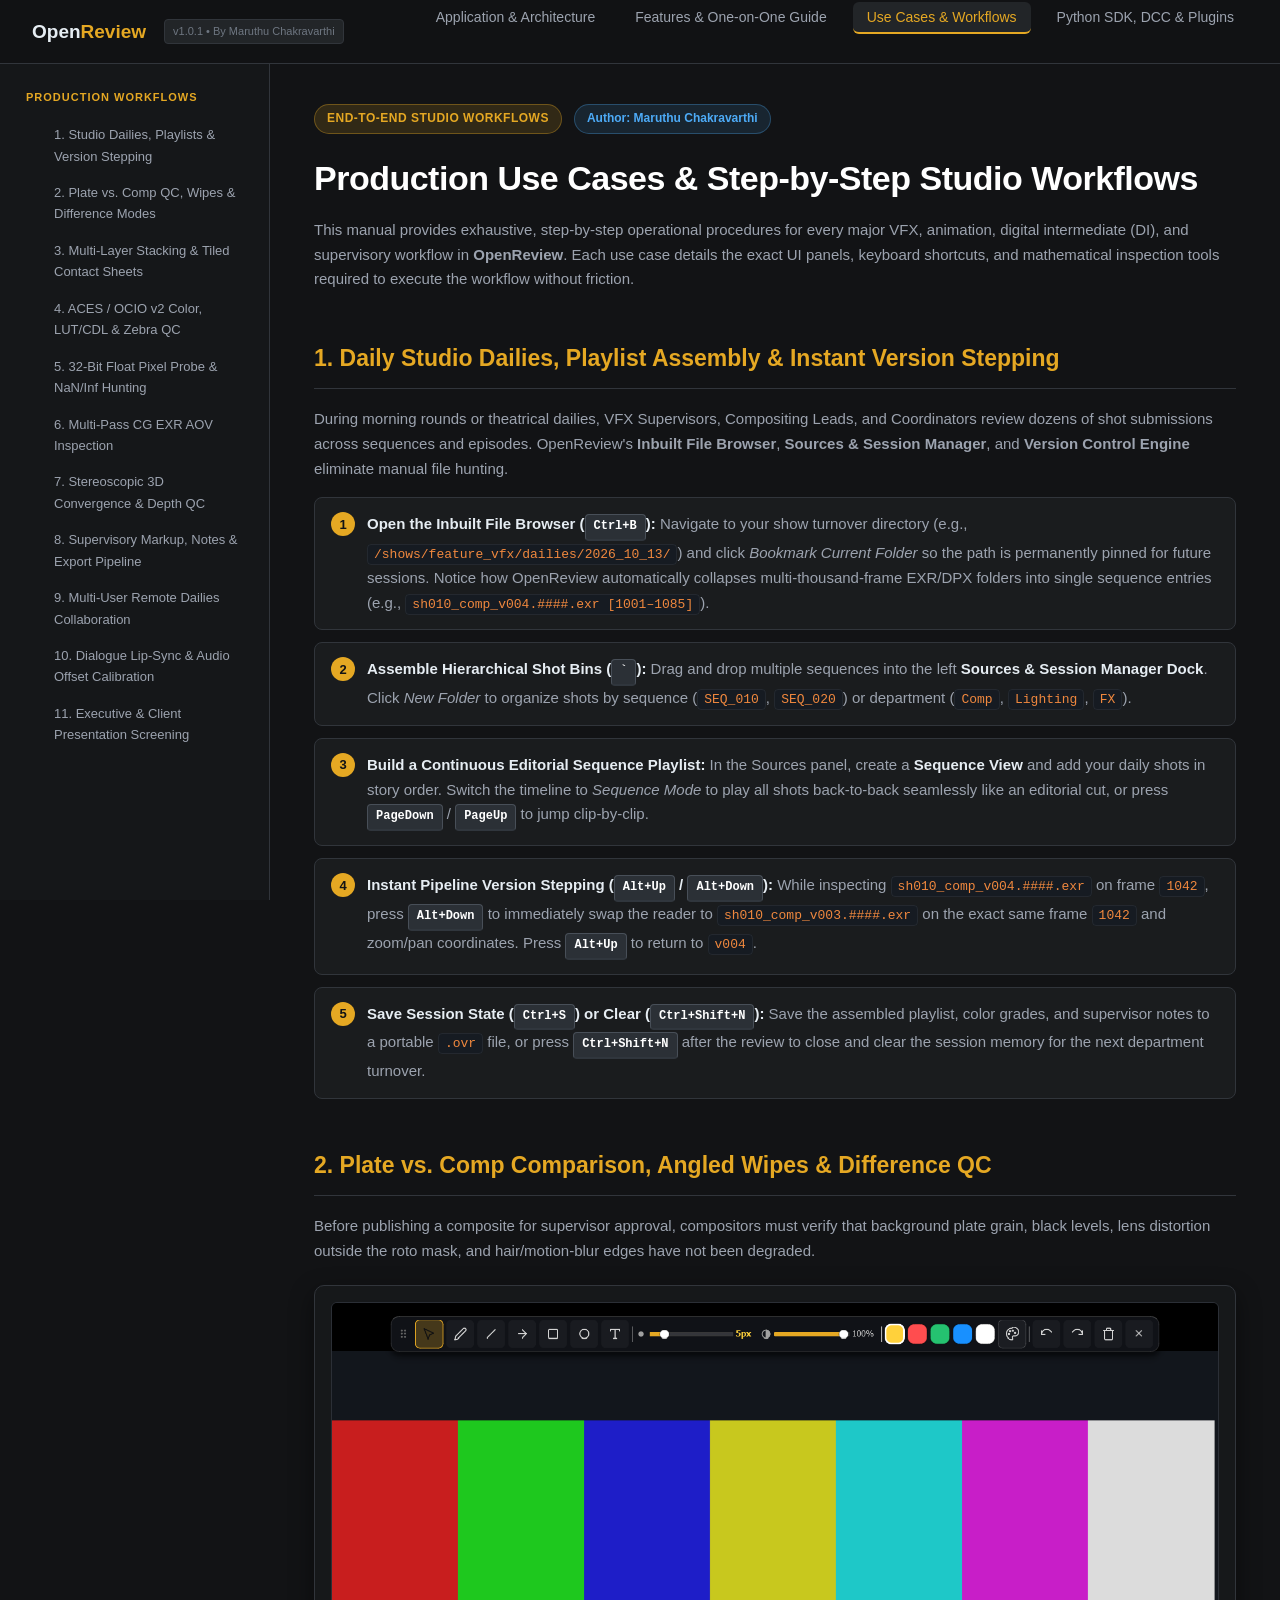
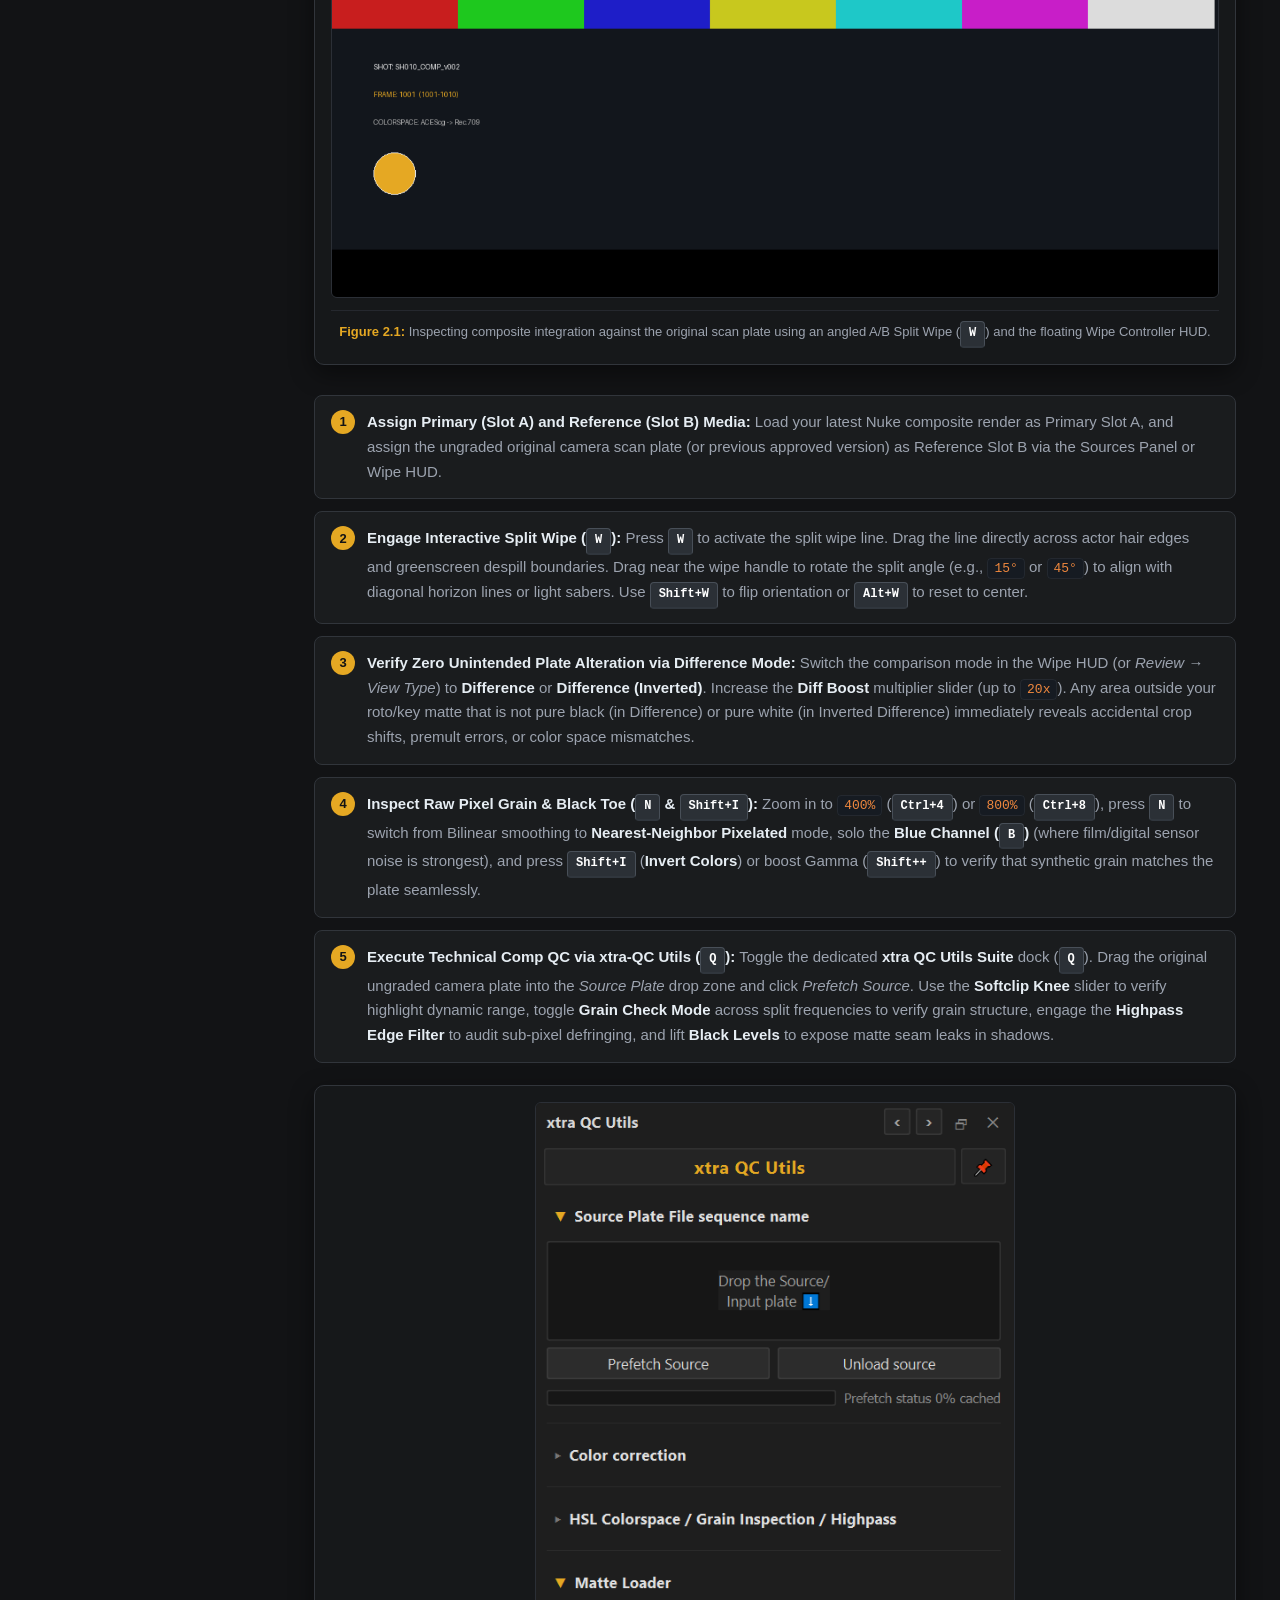
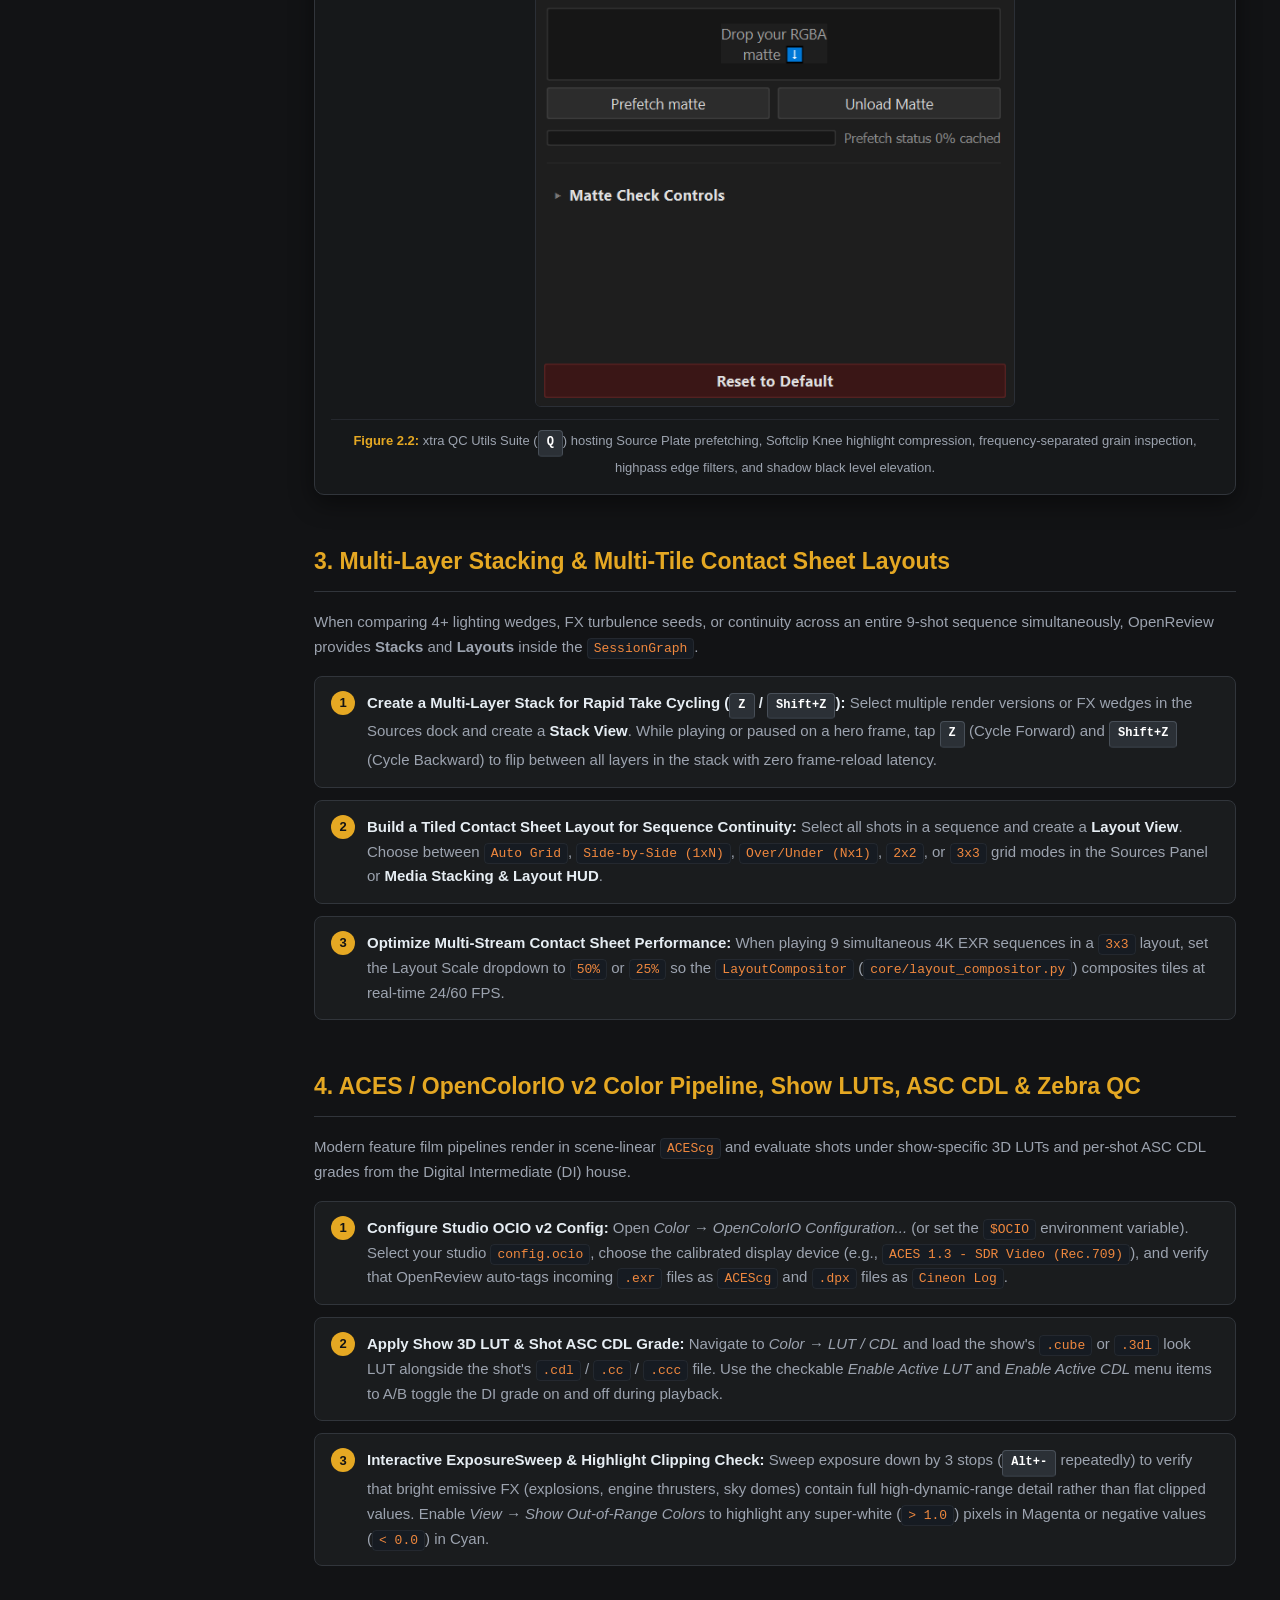
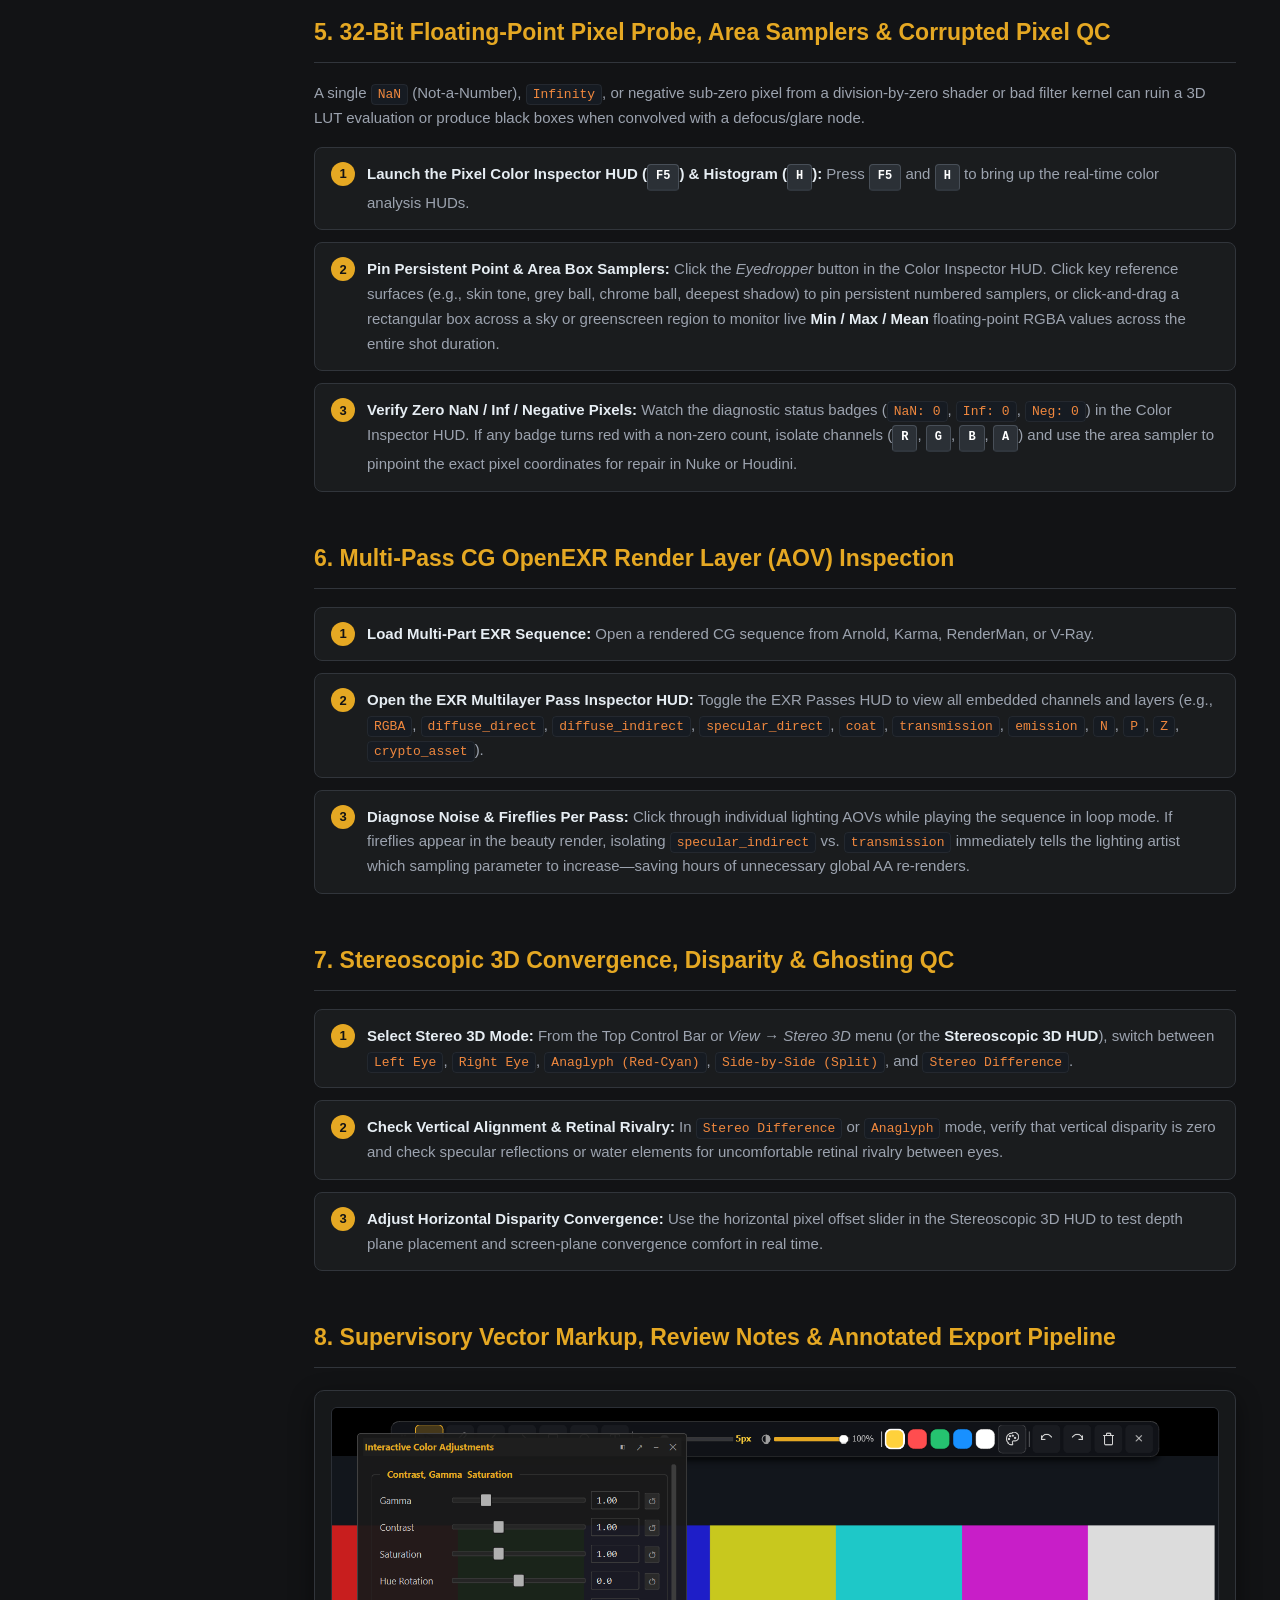
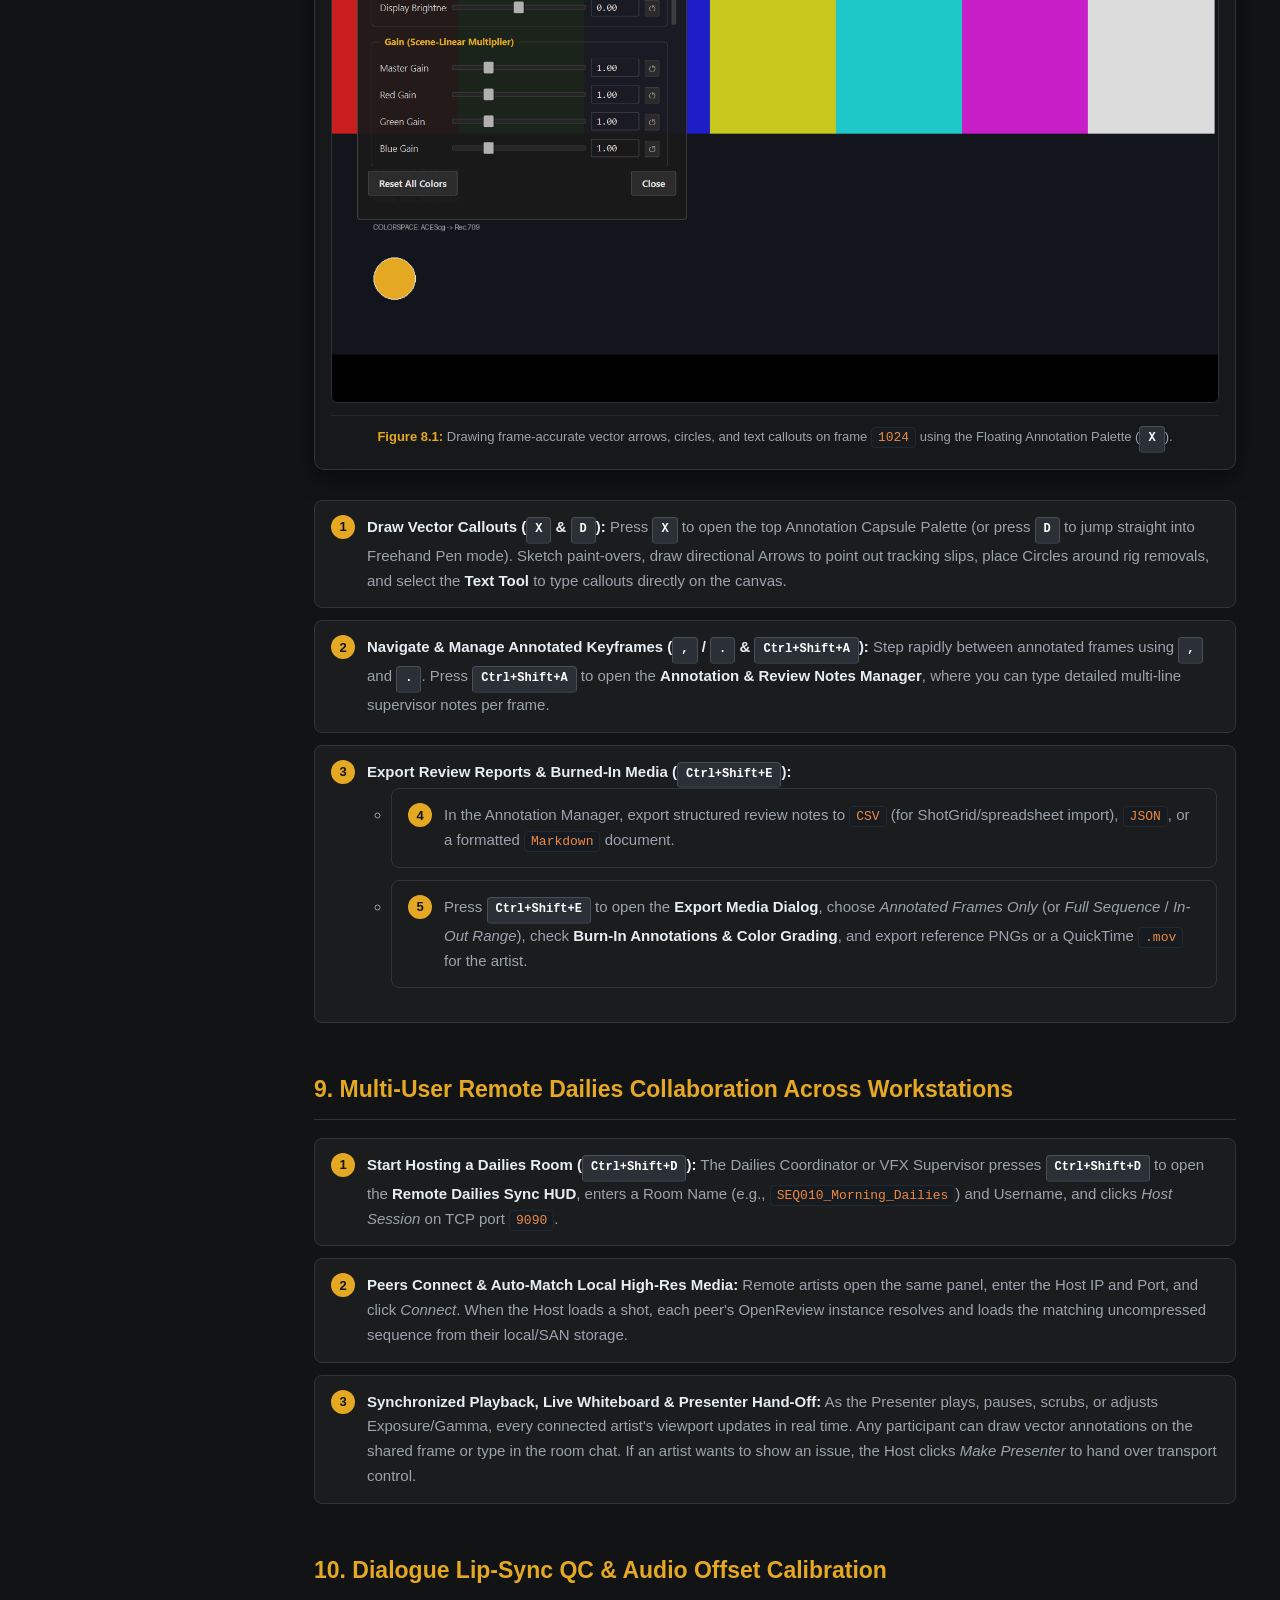
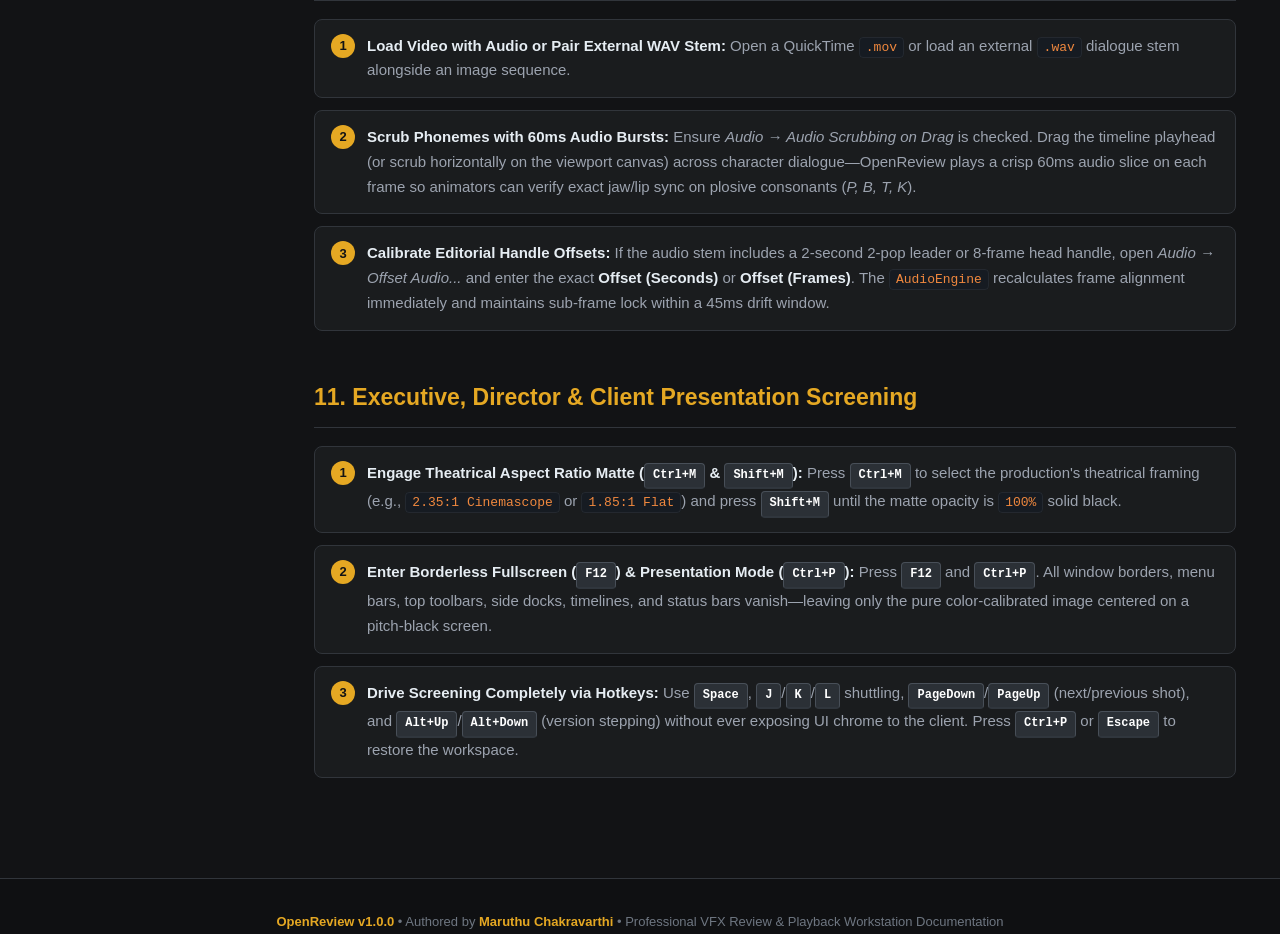
<file: docs/html/use_cases.html>
<!DOCTYPE html>
<html lang="en">
<head>
  <meta charset="UTF-8">
  <meta name="viewport" content="width=device-width, initial-scale=1.0">
  <title>OpenReview - Production Use Cases &amp; Studio Workflows</title>
  <link rel="stylesheet" href="docs.css">
</head>
<body>

  <header class="docs-header">
    <a href="index.html" class="brand">
      <span>Open<span class="accent">Review</span></span>
      <span class="brand-meta">v1.0.1 • By Maruthu Chakravarthi</span>
    </a>
    <ul class="nav-links">
      <li><a href="index.html">Application &amp; Architecture</a></li>
      <li><a href="features.html">Features &amp; One-on-One Guide</a></li>
      <li><a href="use_cases.html" class="active">Use Cases &amp; Workflows</a></li>
      <li><a href="sdk.html">Python SDK, DCC &amp; Plugins</a></li>
    </ul>
  </header>

  <div class="page-wrapper">
    <!-- Sticky Sidebar TOC -->
    <aside class="docs-sidebar">
      <div class="sidebar-title">Production Workflows</div>
      <ul class="toc-list">
        <li><a href="#wf-dailies">1. Studio Dailies, Playlists &amp; Version Stepping</a></li>
        <li><a href="#wf-comp-qc">2. Plate vs. Comp QC, Wipes &amp; Difference Modes</a></li>
        <li><a href="#wf-stacks-layouts">3. Multi-Layer Stacking &amp; Tiled Contact Sheets</a></li>
        <li><a href="#wf-color-ocio">4. ACES / OCIO v2 Color, LUT/CDL &amp; Zebra QC</a></li>
        <li><a href="#wf-pixel-probe">5. 32-Bit Float Pixel Probe &amp; NaN/Inf Hunting</a></li>
        <li><a href="#wf-exr-aov">6. Multi-Pass CG EXR AOV Inspection</a></li>
        <li><a href="#wf-stereo">7. Stereoscopic 3D Convergence &amp; Depth QC</a></li>
        <li><a href="#wf-annotations">8. Supervisory Markup, Notes &amp; Export Pipeline</a></li>
        <li><a href="#wf-remote-sync">9. Multi-User Remote Dailies Collaboration</a></li>
        <li><a href="#wf-audio-sync">10. Dialogue Lip-Sync &amp; Audio Offset Calibration</a></li>
        <li><a href="#wf-presentation">11. Executive &amp; Client Presentation Screening</a></li>
      </ul>
    </aside>

    <main class="docs-container">
      <div class="hero-header-row">
        <span class="hero-badge">End-to-End Studio Workflows</span>
        <span class="author-badge">Author: Maruthu Chakravarthi</span>
      </div>
      <h1>Production Use Cases &amp; Step-by-Step Studio Workflows</h1>
      <p>
        This manual provides exhaustive, step-by-step operational procedures for every major VFX, animation, digital intermediate (DI), and supervisory workflow in <strong>OpenReview</strong>. Each use case details the exact UI panels, keyboard shortcuts, and mathematical inspection tools required to execute the workflow without friction.
      </p>

      <!-- ================================================================== -->
      <!-- WORKFLOW 1: STUDIO DAILIES & VERSION STEPPING -->
      <!-- ================================================================== -->
      <h2 id="wf-dailies">1. Daily Studio Dailies, Playlist Assembly &amp; Instant Version Stepping</h2>
      <p>
        During morning rounds or theatrical dailies, VFX Supervisors, Compositing Leads, and Coordinators review dozens of shot submissions across sequences and episodes. OpenReview's <strong>Inbuilt File Browser</strong>, <strong>Sources &amp; Session Manager</strong>, and <strong>Version Control Engine</strong> eliminate manual file hunting.
      </p>

      <ol class="workflow-steps">
        <li>
          <strong>Open the Inbuilt File Browser (<span class="key-badge">Ctrl+B</span>):</strong> Navigate to your show turnover directory (e.g., <code>/shows/feature_vfx/dailies/2026_10_13/</code>) and click <em>Bookmark Current Folder</em> so the path is permanently pinned for future sessions. Notice how OpenReview automatically collapses multi-thousand-frame EXR/DPX folders into single sequence entries (e.g., <code>sh010_comp_v004.####.exr [1001–1085]</code>).
        </li>
        <li>
          <strong>Assemble Hierarchical Shot Bins (<span class="key-badge">`</span>):</strong> Drag and drop multiple sequences into the left <strong>Sources &amp; Session Manager Dock</strong>. Click <em>New Folder</em> to organize shots by sequence (<code>SEQ_010</code>, <code>SEQ_020</code>) or department (<code>Comp</code>, <code>Lighting</code>, <code>FX</code>).
        </li>
        <li>
          <strong>Build a Continuous Editorial Sequence Playlist:</strong> In the Sources panel, create a <strong>Sequence View</strong> and add your daily shots in story order. Switch the timeline to <em>Sequence Mode</em> to play all shots back-to-back seamlessly like an editorial cut, or press <span class="key-badge">PageDown</span> / <span class="key-badge">PageUp</span> to jump clip-by-clip.
        </li>
        <li>
          <strong>Instant Pipeline Version Stepping (<span class="key-badge">Alt+Up</span> / <span class="key-badge">Alt+Down</span>):</strong> While inspecting <code>sh010_comp_v004.####.exr</code> on frame <code>1042</code>, press <span class="key-badge">Alt+Down</span> to immediately swap the reader to <code>sh010_comp_v003.####.exr</code> on the exact same frame <code>1042</code> and zoom/pan coordinates. Press <span class="key-badge">Alt+Up</span> to return to <code>v004</code>.
        </li>
        <li>
          <strong>Save Session State (<span class="key-badge">Ctrl+S</span>) or Clear (<span class="key-badge">Ctrl+Shift+N</span>):</strong> Save the assembled playlist, color grades, and supervisor notes to a portable <code>.ovr</code> file, or press <span class="key-badge">Ctrl+Shift+N</span> after the review to close and clear the session memory for the next department turnover.
        </li>
      </ol>

      <!-- ================================================================== -->
      <!-- WORKFLOW 2: PLATE VS COMP QC & EDGE INSPECTION -->
      <!-- ================================================================== -->
      <h2 id="wf-comp-qc">2. Plate vs. Comp Comparison, Angled Wipes &amp; Difference QC</h2>
      <p>
        Before publishing a composite for supervisor approval, compositors must verify that background plate grain, black levels, lens distortion outside the roto mask, and hair/motion-blur edges have not been degraded.
      </p>

      <figure class="doc-figure">
        <img src="assets/screenshots/viewport_ab_wipe_mode.png" alt="Plate vs Comp A/B Wipe Comparison">
        <figcaption><strong>Figure 2.1:</strong> Inspecting composite integration against the original scan plate using an angled A/B Split Wipe (<span class="key-badge">W</span>) and the floating Wipe Controller HUD.</figcaption>
      </figure>

      <ol class="workflow-steps">
        <li>
          <strong>Assign Primary (Slot A) and Reference (Slot B) Media:</strong> Load your latest Nuke composite render as Primary Slot A, and assign the ungraded original camera scan plate (or previous approved version) as Reference Slot B via the Sources Panel or Wipe HUD.
        </li>
        <li>
          <strong>Engage Interactive Split Wipe (<span class="key-badge">W</span>):</strong> Press <span class="key-badge">W</span> to activate the split wipe line. Drag the line directly across actor hair edges and greenscreen despill boundaries. Drag near the wipe handle to rotate the split angle (e.g., <code>15°</code> or <code>45°</code>) to align with diagonal horizon lines or light sabers. Use <span class="key-badge">Shift+W</span> to flip orientation or <span class="key-badge">Alt+W</span> to reset to center.
        </li>
        <li>
          <strong>Verify Zero Unintended Plate Alteration via Difference Mode:</strong> Switch the comparison mode in the Wipe HUD (or <em>Review &rarr; View Type</em>) to <strong>Difference</strong> or <strong>Difference (Inverted)</strong>. Increase the <strong>Diff Boost</strong> multiplier slider (up to <code>20x</code>). Any area outside your roto/key matte that is not pure black (in Difference) or pure white (in Inverted Difference) immediately reveals accidental crop shifts, premult errors, or color space mismatches.
        </li>
        <li>
          <strong>Inspect Raw Pixel Grain &amp; Black Toe (<span class="key-badge">N</span> &amp; <span class="key-badge">Shift+I</span>):</strong> Zoom in to <code>400%</code> (<span class="key-badge">Ctrl+4</span>) or <code>800%</code> (<span class="key-badge">Ctrl+8</span>), press <span class="key-badge">N</span> to switch from Bilinear smoothing to <strong>Nearest-Neighbor Pixelated</strong> mode, solo the <strong>Blue Channel (<span class="key-badge">B</span>)</strong> (where film/digital sensor noise is strongest), and press <span class="key-badge">Shift+I</span> (<strong>Invert Colors</strong>) or boost Gamma (<span class="key-badge">Shift++</span>) to verify that synthetic grain matches the plate seamlessly.
        </li>
        <li>
          <strong>Execute Technical Comp QC via xtra-QC Utils (<span class="key-badge">Q</span>):</strong> Toggle the dedicated <strong>xtra QC Utils Suite</strong> dock (<span class="key-badge">Q</span>). Drag the original ungraded camera plate into the <em>Source Plate</em> drop zone and click <em>Prefetch Source</em>. Use the <strong>Softclip Knee</strong> slider to verify highlight dynamic range, toggle <strong>Grain Check Mode</strong> across split frequencies to verify grain structure, engage the <strong>Highpass Edge Filter</strong> to audit sub-pixel defringing, and lift <strong>Black Levels</strong> to expose matte seam leaks in shadows.
        </li>
      </ol>

      <figure class="doc-figure">
        <img src="assets/screenshots/hud_comp_qc.png" alt="xtra QC Utils Dock and HUD Screenshot" style="max-width: 480px; margin: 0 auto;">
        <figcaption><strong>Figure 2.2:</strong> xtra QC Utils Suite (<span class="key-badge">Q</span>) hosting Source Plate prefetching, Softclip Knee highlight compression, frequency-separated grain inspection, highpass edge filters, and shadow black level elevation.</figcaption>
      </figure>


      <!-- ================================================================== -->
      <!-- WORKFLOW 3: MULTI-LAYER STACKING & TILED CONTACT SHEETS -->
      <!-- ================================================================== -->
      <h2 id="wf-stacks-layouts">3. Multi-Layer Stacking &amp; Multi-Tile Contact Sheet Layouts</h2>
      <p>
        When comparing 4+ lighting wedges, FX turbulence seeds, or continuity across an entire 9-shot sequence simultaneously, OpenReview provides <strong>Stacks</strong> and <strong>Layouts</strong> inside the <code>SessionGraph</code>.
      </p>

      <ol class="workflow-steps">
        <li>
          <strong>Create a Multi-Layer Stack for Rapid Take Cycling (<span class="key-badge">Z</span> / <span class="key-badge">Shift+Z</span>):</strong> Select multiple render versions or FX wedges in the Sources dock and create a <strong>Stack View</strong>. While playing or paused on a hero frame, tap <span class="key-badge">Z</span> (Cycle Forward) and <span class="key-badge">Shift+Z</span> (Cycle Backward) to flip between all layers in the stack with zero frame-reload latency.
        </li>
        <li>
          <strong>Build a Tiled Contact Sheet Layout for Sequence Continuity:</strong> Select all shots in a sequence and create a <strong>Layout View</strong>. Choose between <code>Auto Grid</code>, <code>Side-by-Side (1xN)</code>, <code>Over/Under (Nx1)</code>, <code>2x2</code>, or <code>3x3</code> grid modes in the Sources Panel or <strong>Media Stacking &amp; Layout HUD</strong>.
        </li>
        <li>
          <strong>Optimize Multi-Stream Contact Sheet Performance:</strong> When playing 9 simultaneous 4K EXR sequences in a <code>3x3</code> layout, set the Layout Scale dropdown to <code>50%</code> or <code>25%</code> so the <code>LayoutCompositor</code> (<code>core/layout_compositor.py</code>) composites tiles at real-time 24/60 FPS.
        </li>
      </ol>

      <!-- ================================================================== -->
      <!-- WORKFLOW 4: ACES / OCIO COLOR, LUT/CDL & ZEBRA QC -->
      <!-- ================================================================== -->
      <h2 id="wf-color-ocio">4. ACES / OpenColorIO v2 Color Pipeline, Show LUTs, ASC CDL &amp; Zebra QC</h2>
      <p>
        Modern feature film pipelines render in scene-linear <code>ACEScg</code> and evaluate shots under show-specific 3D LUTs and per-shot ASC CDL grades from the Digital Intermediate (DI) house.
      </p>

      <ol class="workflow-steps">
        <li>
          <strong>Configure Studio OCIO v2 Config:</strong> Open <em>Color &rarr; OpenColorIO Configuration...</em> (or set the <code>$OCIO</code> environment variable). Select your studio <code>config.ocio</code>, choose the calibrated display device (e.g., <code>ACES 1.3 - SDR Video (Rec.709)</code>), and verify that OpenReview auto-tags incoming <code>.exr</code> files as <code>ACEScg</code> and <code>.dpx</code> files as <code>Cineon Log</code>.
        </li>
        <li>
          <strong>Apply Show 3D LUT &amp; Shot ASC CDL Grade:</strong> Navigate to <em>Color &rarr; LUT / CDL</em> and load the show's <code>.cube</code> or <code>.3dl</code> look LUT alongside the shot's <code>.cdl</code> / <code>.cc</code> / <code>.ccc</code> file. Use the checkable <em>Enable Active LUT</em> and <em>Enable Active CDL</em> menu items to A/B toggle the DI grade on and off during playback.
        </li>
        <li>
          <strong>Interactive ExposureSweep &amp; Highlight Clipping Check:</strong> Sweep exposure down by 3 stops (<span class="key-badge">Alt+-</span> repeatedly) to verify that bright emissive FX (explosions, engine thrusters, sky domes) contain full high-dynamic-range detail rather than flat clipped values. Enable <em>View &rarr; Show Out-of-Range Colors</em> to highlight any super-white (<code>&gt; 1.0</code>) pixels in Magenta or negative values (<code>&lt; 0.0</code>) in Cyan.
        </li>
      </ol>

      <!-- ================================================================== -->
      <!-- WORKFLOW 5: 32-BIT PIXEL PROBE & NAN/INF HUNTING -->
      <!-- ================================================================== -->
      <h2 id="wf-pixel-probe">5. 32-Bit Floating-Point Pixel Probe, Area Samplers &amp; Corrupted Pixel QC</h2>
      <p>
        A single <code>NaN</code> (Not-a-Number), <code>Infinity</code>, or negative sub-zero pixel from a division-by-zero shader or bad filter kernel can ruin a 3D LUT evaluation or produce black boxes when convolved with a defocus/glare node.
      </p>

      <ol class="workflow-steps">
        <li>
          <strong>Launch the Pixel Color Inspector HUD (<span class="key-badge">F5</span>) &amp; Histogram (<span class="key-badge">H</span>):</strong> Press <span class="key-badge">F5</span> and <span class="key-badge">H</span> to bring up the real-time color analysis HUDs.
        </li>
        <li>
          <strong>Pin Persistent Point &amp; Area Box Samplers:</strong> Click the <em>Eyedropper</em> button in the Color Inspector HUD. Click key reference surfaces (e.g., skin tone, grey ball, chrome ball, deepest shadow) to pin persistent numbered samplers, or click-and-drag a rectangular box across a sky or greenscreen region to monitor live <strong>Min / Max / Mean</strong> floating-point RGBA values across the entire shot duration.
        </li>
        <li>
          <strong>Verify Zero NaN / Inf / Negative Pixels:</strong> Watch the diagnostic status badges (<code>NaN: 0</code>, <code>Inf: 0</code>, <code>Neg: 0</code>) in the Color Inspector HUD. If any badge turns red with a non-zero count, isolate channels (<span class="key-badge">R</span>, <span class="key-badge">G</span>, <span class="key-badge">B</span>, <span class="key-badge">A</span>) and use the area sampler to pinpoint the exact pixel coordinates for repair in Nuke or Houdini.
        </li>
      </ol>

      <!-- ================================================================== -->
      <!-- WORKFLOW 6: MULTI-PASS CG EXR AOV INSPECTION -->
      <!-- ================================================================== -->
      <h2 id="wf-exr-aov">6. Multi-Pass CG OpenEXR Render Layer (AOV) Inspection</h2>
      <ol class="workflow-steps">
        <li>
          <strong>Load Multi-Part EXR Sequence:</strong> Open a rendered CG sequence from Arnold, Karma, RenderMan, or V-Ray.
        </li>
        <li>
          <strong>Open the EXR Multilayer Pass Inspector HUD:</strong> Toggle the EXR Passes HUD to view all embedded channels and layers (e.g., <code>RGBA</code>, <code>diffuse_direct</code>, <code>diffuse_indirect</code>, <code>specular_direct</code>, <code>coat</code>, <code>transmission</code>, <code>emission</code>, <code>N</code>, <code>P</code>, <code>Z</code>, <code>crypto_asset</code>).
        </li>
        <li>
          <strong>Diagnose Noise &amp; Fireflies Per Pass:</strong> Click through individual lighting AOVs while playing the sequence in loop mode. If fireflies appear in the beauty render, isolating <code>specular_indirect</code> vs. <code>transmission</code> immediately tells the lighting artist which sampling parameter to increase—saving hours of unnecessary global AA re-renders.
        </li>
      </ol>

      <!-- ================================================================== -->
      <!-- WORKFLOW 7: STEREOSCOPIC 3D CONVERGENCE QC -->
      <!-- ================================================================== -->
      <h2 id="wf-stereo">7. Stereoscopic 3D Convergence, Disparity &amp; Ghosting QC</h2>
      <ol class="workflow-steps">
        <li>
          <strong>Select Stereo 3D Mode:</strong> From the Top Control Bar or <em>View &rarr; Stereo 3D</em> menu (or the <strong>Stereoscopic 3D HUD</strong>), switch between <code>Left Eye</code>, <code>Right Eye</code>, <code>Anaglyph (Red-Cyan)</code>, <code>Side-by-Side (Split)</code>, and <code>Stereo Difference</code>.
        </li>
        <li>
          <strong>Check Vertical Alignment &amp; Retinal Rivalry:</strong> In <code>Stereo Difference</code> or <code>Anaglyph</code> mode, verify that vertical disparity is zero and check specular reflections or water elements for uncomfortable retinal rivalry between eyes.
        </li>
        <li>
          <strong>Adjust Horizontal Disparity Convergence:</strong> Use the horizontal pixel offset slider in the Stereoscopic 3D HUD to test depth plane placement and screen-plane convergence comfort in real time.
        </li>
      </ol>

      <!-- ================================================================== -->
      <!-- WORKFLOW 8: SUPERVISORY MARKUP, NOTES & EXPORT -->
      <!-- ================================================================== -->
      <h2 id="wf-annotations">8. Supervisory Vector Markup, Review Notes &amp; Annotated Export Pipeline</h2>
      <figure class="doc-figure">
        <img src="assets/screenshots/viewport_annotations_huds.png" alt="Supervisory Vector Annotations and Review Notes">
        <figcaption><strong>Figure 8.1:</strong> Drawing frame-accurate vector arrows, circles, and text callouts on frame <code>1024</code> using the Floating Annotation Palette (<span class="key-badge">X</span>).</figcaption>
      </figure>

      <ol class="workflow-steps">
        <li>
          <strong>Draw Vector Callouts (<span class="key-badge">X</span> &amp; <span class="key-badge">D</span>):</strong> Press <span class="key-badge">X</span> to open the top Annotation Capsule Palette (or press <span class="key-badge">D</span> to jump straight into Freehand Pen mode). Sketch paint-overs, draw directional Arrows to point out tracking slips, place Circles around rig removals, and select the <strong>Text Tool</strong> to type callouts directly on the canvas.
        </li>
        <li>
          <strong>Navigate &amp; Manage Annotated Keyframes (<span class="key-badge">,</span> / <span class="key-badge">.</span> &amp; <span class="key-badge">Ctrl+Shift+A</span>):</strong> Step rapidly between annotated frames using <span class="key-badge">,</span> and <span class="key-badge">.</span>. Press <span class="key-badge">Ctrl+Shift+A</span> to open the <strong>Annotation &amp; Review Notes Manager</strong>, where you can type detailed multi-line supervisor notes per frame.
        </li>
        <li>
          <strong>Export Review Reports &amp; Burned-In Media (<span class="key-badge">Ctrl+Shift+E</span>):</strong>
          <ul>
            <li>In the Annotation Manager, export structured review notes to <code>CSV</code> (for ShotGrid/spreadsheet import), <code>JSON</code>, or a formatted <code>Markdown</code> document.</li>
            <li>Press <span class="key-badge">Ctrl+Shift+E</span> to open the <strong>Export Media Dialog</strong>, choose <em>Annotated Frames Only</em> (or <em>Full Sequence</em> / <em>In-Out Range</em>), check <strong>Burn-In Annotations &amp; Color Grading</strong>, and export reference PNGs or a QuickTime <code>.mov</code> for the artist.</li>
          </ul>
        </li>
      </ol>

      <!-- ================================================================== -->
      <!-- WORKFLOW 9: MULTI-USER REMOTE DAILIES SYNC -->
      <!-- ================================================================== -->
      <h2 id="wf-remote-sync">9. Multi-User Remote Dailies Collaboration Across Workstations</h2>
      <ol class="workflow-steps">
        <li>
          <strong>Start Hosting a Dailies Room (<span class="key-badge">Ctrl+Shift+D</span>):</strong> The Dailies Coordinator or VFX Supervisor presses <span class="key-badge">Ctrl+Shift+D</span> to open the <strong>Remote Dailies Sync HUD</strong>, enters a Room Name (e.g., <code>SEQ010_Morning_Dailies</code>) and Username, and clicks <em>Host Session</em> on TCP port <code>9090</code>.
        </li>
        <li>
          <strong>Peers Connect &amp; Auto-Match Local High-Res Media:</strong> Remote artists open the same panel, enter the Host IP and Port, and click <em>Connect</em>. When the Host loads a shot, each peer's OpenReview instance resolves and loads the matching uncompressed sequence from their local/SAN storage.
        </li>
        <li>
          <strong>Synchronized Playback, Live Whiteboard &amp; Presenter Hand-Off:</strong> As the Presenter plays, pauses, scrubs, or adjusts Exposure/Gamma, every connected artist's viewport updates in real time. Any participant can draw vector annotations on the shared frame or type in the room chat. If an artist wants to show an issue, the Host clicks <em>Make Presenter</em> to hand over transport control.
        </li>
      </ol>

      <!-- ================================================================== -->
      <!-- WORKFLOW 10: AUDIO SYNC & LIP-SYNC CALIBRATION -->
      <!-- ================================================================== -->
      <h2 id="wf-audio-sync">10. Dialogue Lip-Sync QC &amp; Audio Offset Calibration</h2>
      <ol class="workflow-steps">
        <li>
          <strong>Load Video with Audio or Pair External WAV Stem:</strong> Open a QuickTime <code>.mov</code> or load an external <code>.wav</code> dialogue stem alongside an image sequence.
        </li>
        <li>
          <strong>Scrub Phonemes with 60ms Audio Bursts:</strong> Ensure <em>Audio &rarr; Audio Scrubbing on Drag</em> is checked. Drag the timeline playhead (or scrub horizontally on the viewport canvas) across character dialogue—OpenReview plays a crisp 60ms audio slice on each frame so animators can verify exact jaw/lip sync on plosive consonants (<em>P, B, T, K</em>).
        </li>
        <li>
          <strong>Calibrate Editorial Handle Offsets:</strong> If the audio stem includes a 2-second 2-pop leader or 8-frame head handle, open <em>Audio &rarr; Offset Audio...</em> and enter the exact <strong>Offset (Seconds)</strong> or <strong>Offset (Frames)</strong>. The <code>AudioEngine</code> recalculates frame alignment immediately and maintains sub-frame lock within a 45ms drift window.
        </li>
      </ol>

      <!-- ================================================================== -->
      <!-- WORKFLOW 11: CLIENT & DIRECTOR PRESENTATION MODE -->
      <!-- ================================================================== -->
      <h2 id="wf-presentation">11. Executive, Director &amp; Client Presentation Screening</h2>
      <ol class="workflow-steps">
        <li>
          <strong>Engage Theatrical Aspect Ratio Matte (<span class="key-badge">Ctrl+M</span> &amp; <span class="key-badge">Shift+M</span>):</strong> Press <span class="key-badge">Ctrl+M</span> to select the production's theatrical framing (e.g., <code>2.35:1 Cinemascope</code> or <code>1.85:1 Flat</code>) and press <span class="key-badge">Shift+M</span> until the matte opacity is <code>100%</code> solid black.
        </li>
        <li>
          <strong>Enter Borderless Fullscreen (<span class="key-badge">F12</span>) &amp; Presentation Mode (<span class="key-badge">Ctrl+P</span>):</strong> Press <span class="key-badge">F12</span> and <span class="key-badge">Ctrl+P</span>. All window borders, menu bars, top toolbars, side docks, timelines, and status bars vanish—leaving only the pure color-calibrated image centered on a pitch-black screen.
        </li>
        <li>
          <strong>Drive Screening Completely via Hotkeys:</strong> Use <span class="key-badge">Space</span>, <span class="key-badge">J</span>/<span class="key-badge">K</span>/<span class="key-badge">L</span> shuttling, <span class="key-badge">PageDown</span>/<span class="key-badge">PageUp</span> (next/previous shot), and <span class="key-badge">Alt+Up</span>/<span class="key-badge">Alt+Down</span> (version stepping) without ever exposing UI chrome to the client. Press <span class="key-badge">Ctrl+P</span> or <span class="key-badge">Escape</span> to restore the workspace.
        </li>
      </ol>

    </main>
  </div>

  <footer class="docs-footer">
    <strong>OpenReview v1.0.0</strong> &bull; Authored by <strong>Maruthu Chakravarthi</strong> &bull; Professional VFX Review &amp; Playback Workstation Documentation
  </footer>

</body>
</html>
</file>
<file: docs/html/docs.css>
/* OpenReview Documentation Modern Studio Dark Theme (3DEqualizer / Nuke / RV Inspired) */
:root {
  --bg-primary: #121315;
  --bg-secondary: #1a1c1e;
  --bg-surface: #222528;
  --bg-hover: #2d3136;
  --border-color: #31353b;
  --accent-gold: #e5a823;
  --accent-gold-hover: #f7b938;
  --text-primary: #e6edf3;
  --text-secondary: #9ca3af;
  --text-muted: #6e7681;
  --accent-blue: #4dabf7;
  --accent-green: #3fb950;
  --accent-red: #f85149;
  --code-bg: #161b22;
  --header-height: 64px;
  --sidebar-width: 270px;
}

* {
  box-sizing: border-box;
  margin: 0;
  padding: 0;
}

html {
  scroll-behavior: smooth;
  scroll-padding-top: 84px;
}

body {
  font-family: -apple-system, BlinkMacSystemFont, "Segoe UI", Roboto, "Helvetica Neue", Arial, sans-serif;
  background-color: var(--bg-primary);
  color: var(--text-primary);
  line-height: 1.65;
  font-size: 15px;
}

/* Header & Top Navigation */
header.docs-header {
  position: sticky;
  top: 0;
  z-index: 1000;
  height: var(--header-height);
  background: rgba(18, 19, 21, 0.96);
  backdrop-filter: blur(12px);
  border-bottom: 1px solid var(--border-color);
  display: flex;
  align-items: center;
  justify-content: space-between;
  padding: 0 32px;
}

.brand {
  display: flex;
  align-items: center;
  gap: 12px;
  text-decoration: none;
  color: var(--text-primary);
  font-weight: 700;
  font-size: 19px;
}

.brand span.accent {
  color: var(--accent-gold);
}

.brand-meta {
  font-size: 11px;
  color: var(--text-muted);
  font-weight: 500;
  padding: 2px 8px;
  border-radius: 4px;
  background: var(--bg-surface);
  border: 1px solid var(--border-color);
  margin-left: 6px;
}

.nav-links {
  display: flex;
  gap: 12px;
  list-style: none;
}

.nav-links a {
  text-decoration: none;
  color: var(--text-secondary);
  font-size: 14px;
  font-weight: 500;
  padding: 7px 14px;
  border-radius: 6px;
  transition: all 0.2s ease;
}

.nav-links a:hover,
.nav-links a.active {
  color: var(--text-primary);
  background: var(--bg-surface);
}

.nav-links a.active {
  color: var(--accent-gold);
  border-bottom: 2px solid var(--accent-gold);
}

/* Two-Column Page Layout with Sticky Sidebar TOC */
.page-wrapper {
  display: flex;
  max-width: 1520px;
  margin: 0 auto;
  min-height: calc(100vh - var(--header-height));
}

aside.docs-sidebar {
  width: var(--sidebar-width);
  flex-shrink: 0;
  position: sticky;
  top: var(--header-height);
  height: calc(100vh - var(--header-height));
  overflow-y: auto;
  border-right: 1px solid var(--border-color);
  background: #151719;
  padding: 24px 18px 40px 18px;
}

.sidebar-title {
  font-size: 11px;
  font-weight: 700;
  text-transform: uppercase;
  letter-spacing: 1px;
  color: var(--accent-gold);
  margin-bottom: 12px;
  padding-left: 8px;
}

.toc-list {
  list-style: none;
}

.toc-list li {
  margin-bottom: 3px;
}

.toc-list a {
  display: block;
  padding: 6px 10px;
  font-size: 13px;
  color: var(--text-secondary);
  text-decoration: none;
  border-radius: 5px;
  border-left: 2px solid transparent;
  transition: all 0.15s ease;
}

.toc-list a:hover {
  color: var(--text-primary);
  background: var(--bg-surface);
  border-left-color: var(--accent-gold);
}

.toc-list a.sub-link {
  padding-left: 22px;
  font-size: 12px;
  color: var(--text-muted);
}

.toc-list a.sub-link:hover {
  color: var(--text-secondary);
}

/* Main Content Container */
.docs-container {
  flex: 1;
  max-width: 1180px;
  margin: 0 auto;
  padding: 40px 44px 80px 44px;
  min-width: 0;
}

@media (max-width: 1080px) {
  aside.docs-sidebar {
    display: none;
  }
  .docs-container {
    padding: 28px 20px 60px 20px;
  }
}

/* Typography */
h1 {
  font-size: 34px;
  font-weight: 700;
  color: #ffffff;
  margin-bottom: 12px;
  letter-spacing: -0.5px;
}

h2 {
  font-size: 23px;
  font-weight: 600;
  color: var(--accent-gold);
  margin-top: 48px;
  margin-bottom: 18px;
  padding-bottom: 10px;
  border-bottom: 1px solid var(--border-color);
  display: flex;
  align-items: center;
  gap: 10px;
}

h3 {
  font-size: 18px;
  font-weight: 600;
  color: #ffffff;
  margin-top: 28px;
  margin-bottom: 12px;
}

h4 {
  font-size: 15px;
  font-weight: 600;
  color: var(--accent-blue);
  margin-top: 18px;
  margin-bottom: 8px;
}

p {
  color: var(--text-secondary);
  margin-bottom: 16px;
}

ul, ol {
  margin: 0 0 20px 24px;
  color: var(--text-secondary);
}

li {
  margin-bottom: 8px;
}

li strong {
  color: var(--text-primary);
}

a {
  color: var(--accent-blue);
  text-decoration: none;
}

a:hover {
  text-decoration: underline;
}

/* Hero Badge & Author Banner */
.hero-header-row {
  display: flex;
  align-items: center;
  gap: 12px;
  flex-wrap: wrap;
  margin-bottom: 16px;
}

.hero-badge {
  display: inline-block;
  padding: 4px 12px;
  border-radius: 20px;
  background: rgba(229, 168, 35, 0.15);
  border: 1px solid rgba(229, 168, 35, 0.35);
  color: var(--accent-gold);
  font-size: 12px;
  font-weight: 600;
  text-transform: uppercase;
  letter-spacing: 0.5px;
}

.author-badge {
  display: inline-block;
  padding: 4px 12px;
  border-radius: 20px;
  background: rgba(77, 171, 247, 0.12);
  border: 1px solid rgba(77, 171, 247, 0.3);
  color: var(--accent-blue);
  font-size: 12px;
  font-weight: 600;
}

/* Card Grid */
.card-grid {
  display: grid;
  grid-template-columns: repeat(auto-fill, minmax(265px, 1fr));
  gap: 20px;
  margin: 24px 0 36px 0;
}

.card-grid-2 {
  display: grid;
  grid-template-columns: repeat(auto-fit, minmax(420px, 1fr));
  gap: 24px;
  margin: 24px 0 36px 0;
}

.card {
  background: var(--bg-secondary);
  border: 1px solid var(--border-color);
  border-radius: 8px;
  padding: 20px;
  transition: transform 0.2s ease, border-color 0.2s ease;
}

.card:hover {
  transform: translateY(-2px);
  border-color: var(--accent-gold);
}

.card h4 {
  font-size: 16px;
  color: #ffffff;
  margin-top: 0;
  margin-bottom: 8px;
}

.card p {
  font-size: 13.5px;
  margin-bottom: 0;
}

/* Figures, Screenshots & Diagrams */
figure.doc-figure {
  background: #16181a;
  border: 1px solid var(--border-color);
  border-radius: 10px;
  padding: 16px;
  margin: 22px 0 30px 0;
  box-shadow: 0 8px 24px rgba(0, 0, 0, 0.45);
}

figure.doc-figure img {
  display: block;
  max-width: 100%;
  height: auto;
  margin: 0 auto;
  border-radius: 6px;
  border: 1px solid #2b2f36;
}

figure.doc-figure figcaption {
  margin-top: 12px;
  font-size: 13px;
  color: var(--text-secondary);
  text-align: center;
  border-top: 1px solid #25282e;
  padding-top: 10px;
}

figure.doc-figure figcaption strong {
  color: var(--accent-gold);
}

/* Side-by-Side HUD Showcase Panel */
.panel-showcase {
  display: grid;
  grid-template-columns: 360px 1fr;
  gap: 24px;
  align-items: start;
  background: var(--bg-secondary);
  border: 1px solid var(--border-color);
  border-radius: 10px;
  padding: 22px;
  margin: 20px 0 28px 0;
}

@media (max-width: 860px) {
  .panel-showcase {
    grid-template-columns: 1fr;
  }
}

.panel-showcase img {
  width: 100%;
  height: auto;
  border-radius: 6px;
  border: 1px solid #333840;
  box-shadow: 0 6px 18px rgba(0, 0, 0, 0.5);
}

.panel-details h3 {
  margin-top: 0;
  color: var(--accent-gold);
}

/* Alert Boxes */
.alert {
  padding: 16px 20px;
  border-radius: 8px;
  margin: 20px 0;
  border-left: 4px solid;
  background: var(--bg-secondary);
}

.alert-tip {
  border-color: var(--accent-green);
  background: rgba(63, 185, 80, 0.08);
}

.alert-important {
  border-color: var(--accent-gold);
  background: rgba(229, 168, 35, 0.08);
}

.alert-info {
  border-color: var(--accent-blue);
  background: rgba(77, 171, 247, 0.08);
}

.alert-warning {
  border-color: var(--accent-red);
  background: rgba(248, 81, 73, 0.08);
}

.alert-title {
  font-weight: 700;
  color: #ffffff;
  margin-bottom: 6px;
  font-size: 14px;
}

/* Code Blocks & Inline Code */
code {
  font-family: ui-monospace, SFMono-Regular, "SF Mono", Menlo, Consolas, "Liberation Mono", monospace;
  font-size: 13px;
  background: var(--code-bg);
  padding: 2px 6px;
  border-radius: 4px;
  color: #f0883e;
  border: 1px solid rgba(255, 255, 255, 0.06);
}

pre {
  background: var(--code-bg);
  border: 1px solid var(--border-color);
  border-radius: 8px;
  padding: 16px 18px;
  overflow-x: auto;
  margin: 16px 0 24px 0;
}

pre code {
  background: none;
  padding: 0;
  border: none;
  color: var(--text-primary);
  font-size: 13px;
  line-height: 1.55;
}

/* Tables */
table {
  width: 100%;
  border-collapse: collapse;
  margin: 20px 0 28px 0;
  background: var(--bg-secondary);
  border-radius: 8px;
  overflow: hidden;
  border: 1px solid var(--border-color);
}

th, td {
  padding: 11px 16px;
  text-align: left;
  border-bottom: 1px solid var(--border-color);
  font-size: 13.5px;
  vertical-align: top;
}

th {
  background: var(--bg-surface);
  color: #ffffff;
  font-weight: 600;
  text-transform: uppercase;
  font-size: 12px;
  letter-spacing: 0.4px;
}

tr:last-child td {
  border-bottom: none;
}

tr:hover td {
  background: rgba(255, 255, 255, 0.025);
}

.key-badge {
  display: inline-block;
  background: #2b3036;
  border: 1px solid #484f58;
  border-bottom: 2px solid #30363d;
  color: #ffffff;
  padding: 2px 8px;
  border-radius: 4px;
  font-family: ui-monospace, SFMono-Regular, Consolas, monospace;
  font-size: 12px;
  font-weight: 700;
  white-space: nowrap;
}

/* Interactive Search Input for Shortcuts & Features */
.search-bar-wrap {
  display: flex;
  gap: 12px;
  align-items: center;
  margin: 18px 0;
  background: var(--bg-secondary);
  padding: 12px 16px;
  border-radius: 8px;
  border: 1px solid var(--border-color);
}

.search-input {
  flex: 1;
  background: #121417;
  border: 1px solid #3b4048;
  color: var(--text-primary);
  padding: 9px 14px;
  border-radius: 6px;
  font-size: 14px;
  outline: none;
}

.search-input:focus {
  border-color: var(--accent-gold);
}

/* Workflow Step Cards */
.workflow-steps {
  counter-reset: step-counter;
  list-style: none;
  margin-left: 0;
}

.workflow-steps li {
  position: relative;
  padding: 14px 18px 14px 52px;
  background: var(--bg-secondary);
  border: 1px solid var(--border-color);
  border-radius: 8px;
  margin-bottom: 12px;
}

.workflow-steps li::before {
  counter-increment: step-counter;
  content: counter(step-counter);
  position: absolute;
  left: 16px;
  top: 14px;
  width: 24px;
  height: 24px;
  border-radius: 50%;
  background: var(--accent-gold);
  color: #121315;
  font-weight: 700;
  font-size: 13px;
  display: flex;
  align-items: center;
  justify-content: center;
}

/* Footer */
footer.docs-footer {
  text-align: center;
  padding: 32px;
  border-top: 1px solid var(--border-color);
  background: #0f1012;
  color: var(--text-muted);
  font-size: 13px;
}

footer.docs-footer strong {
  color: var(--accent-gold);
}
</file>
